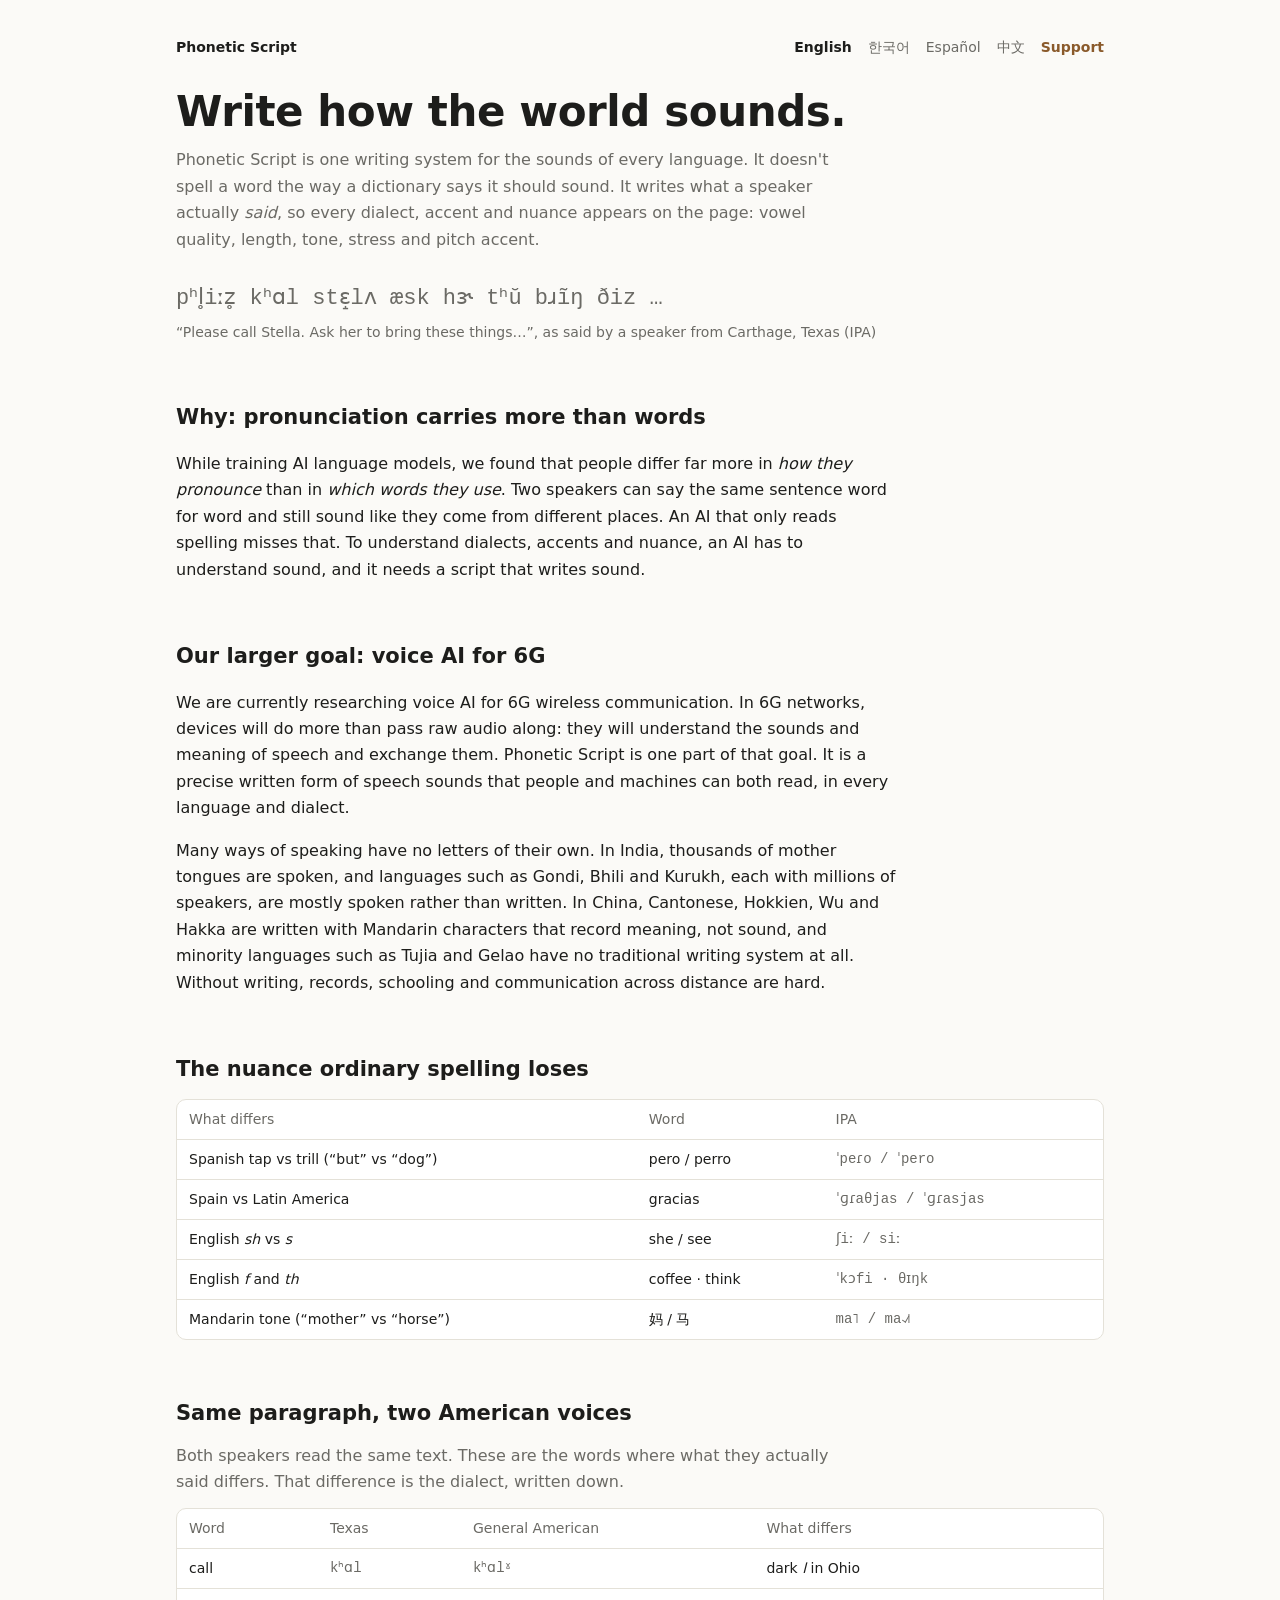
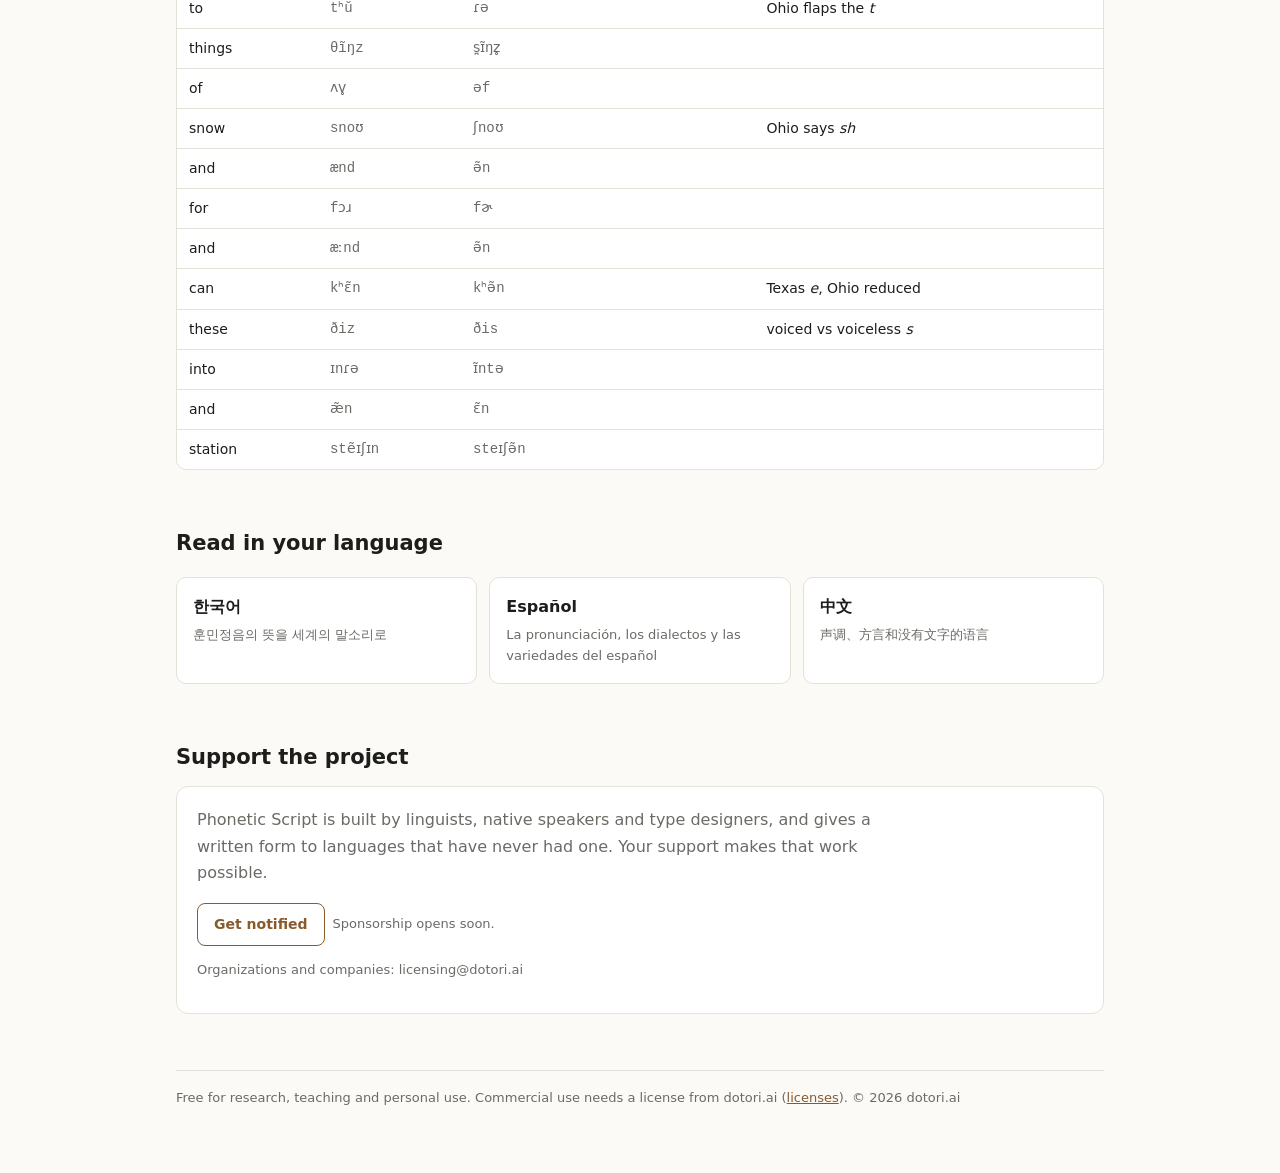
<file: index.html>
<!doctype html>
<html lang="en">
<head>
<meta charset="utf-8">
<meta name="viewport" content="width=device-width, initial-scale=1">
<title>Phonetic Script</title>
<meta name="description" content="One writing system that records how every language and dialect actually sounds.">
<link rel="preconnect" href="https://fonts.googleapis.com"><link rel="preconnect" href="https://fonts.gstatic.com" crossorigin><link href="https://fonts.googleapis.com/css2?family=Noto+Sans+KR:wght@400;700&display=swap" rel="stylesheet">
<link rel="stylesheet" href="assets/site.css">
</head>
<body>
<main>
<nav class="top"><a class="brand" href="">Phonetic Script</a><a href="" hreflang="en" aria-current="page">English</a><a href="ko/" hreflang="ko">한국어</a><a href="es/" hreflang="es">Español</a><a href="zh/" hreflang="zh">中文</a><a class="nav-support" href="#support">Support</a></nav>

<h1>Write how the world sounds.</h1>
<p class="lede">Phonetic Script is one writing system for the sounds of every language. It doesn't spell a word the way a dictionary says it should sound. It writes what a speaker actually <i>said</i>, so every dialect, accent and nuance appears on the page: vowel quality, length, tone, stress and pitch accent.</p>
<div class="hero mono">pʰl̥iːz̥ kʰɑl stɛ̝lʌ æsk hɝ tʰŭ bɹĩŋ ðiz …</div>
<p class="caption">“Please call Stella. Ask her to bring these things…”, as said by a speaker from Carthage, Texas (IPA)</p>

<h2>Why: pronunciation carries more than words</h2>
<p>While training AI language models, we found that people differ far more in <i>how they pronounce</i> than in <i>which words they use</i>. Two speakers can say the same sentence word for word and still sound like they come from different places. An AI that only reads spelling misses that. To understand dialects, accents and nuance, an AI has to understand sound, and it needs a script that writes sound.</p>
<h2>Our larger goal: voice AI for 6G</h2>
<p>We are currently researching voice AI for 6G wireless communication. In 6G networks, devices will do more than pass raw audio along: they will understand the sounds and meaning of speech and exchange them. Phonetic Script is one part of that goal. It is a precise written form of speech sounds that people and machines can both read, in every language and dialect.</p>
<p>Many ways of speaking have no letters of their own. In India, thousands of mother tongues are spoken, and languages such as Gondi, Bhili and Kurukh, each with millions of speakers, are mostly spoken rather than written. In China, Cantonese, Hokkien, Wu and Hakka are written with Mandarin characters that record meaning, not sound, and minority languages such as Tujia and Gelao have no traditional writing system at all. Without writing, records, schooling and communication across distance are hard.</p>

<h2>The nuance ordinary spelling loses</h2>
<div class="table-wrap"><table><thead><tr><th>What differs</th><th>Word</th><th>IPA</th></tr></thead><tbody><tr><td>Spanish tap vs trill (“but” vs “dog”)</td><td>pero / perro</td><td class="mono">ˈpeɾo / ˈpero</td></tr><tr><td>Spain vs Latin America</td><td>gracias</td><td class="mono">ˈɡɾaθjas / ˈɡɾasjas</td></tr><tr><td>English <i>sh</i> vs <i>s</i></td><td>she / see</td><td class="mono">ʃiː / siː</td></tr><tr><td>English <i>f</i> and <i>th</i></td><td>coffee · think</td><td class="mono">ˈkɔfi · θɪŋk</td></tr><tr><td>Mandarin tone (“mother” vs “horse”)</td><td>妈 / 马</td><td class="mono">ma˥ / ma˨˩˦</td></tr></tbody></table></div>

<h2>Same paragraph, two American voices</h2>
<p class="lede">Both speakers read the same text. These are the words where what they actually said differs. That difference is the dialect, written down.</p>
<div class="table-wrap"><table><thead><tr><th>Word</th><th>Texas</th><th>General American</th><th>What differs</th></tr></thead><tbody><tr><td>call</td><td class="mono">kʰɑl</td><td class="mono">kʰɑlˠ</td><td>dark <i>l</i> in Ohio</td></tr><tr><td>to</td><td class="mono">tʰŭ</td><td class="mono">ɾə</td><td>Ohio flaps the <i>t</i></td></tr><tr><td>things</td><td class="mono">θĩŋz</td><td class="mono">s̪ɪ̃ŋz̥</td><td></td></tr><tr><td>of</td><td class="mono">ʌv̥</td><td class="mono">əf</td><td></td></tr><tr><td>snow</td><td class="mono">snoʊ</td><td class="mono">ʃnoʊ</td><td>Ohio says <i>sh</i></td></tr><tr><td>and</td><td class="mono">ænd</td><td class="mono">ə̃n</td><td></td></tr><tr><td>for</td><td class="mono">fɔɹ</td><td class="mono">fɚ</td><td></td></tr><tr><td>and</td><td class="mono">æːnd</td><td class="mono">ə̃n</td><td></td></tr><tr><td>can</td><td class="mono">kʰɛ̃n</td><td class="mono">kʰə̃n</td><td>Texas <i>e</i>, Ohio reduced</td></tr><tr><td>these</td><td class="mono">ðiz</td><td class="mono">ðis</td><td>voiced vs voiceless <i>s</i></td></tr><tr><td>into</td><td class="mono">ɪnɾə</td><td class="mono">ɪ̃ntə</td><td></td></tr><tr><td>and</td><td class="mono">æ̃n</td><td class="mono">ɛ̃n</td><td></td></tr><tr><td>station</td><td class="mono">stẽɪʃɪn</td><td class="mono">steɪʃə̃n</td><td></td></tr></tbody></table></div>

<h2>Read in your language</h2>
<div class="grid">
<a class="card" href="ko/"><h3>한국어</h3><p>훈민정음의 뜻을 세계의 말소리로</p></a>
<a class="card" href="es/"><h3>Español</h3><p>La pronunciación, los dialectos y las variedades del español</p></a>
<a class="card" href="zh/"><h3>中文</h3><p>声调、方言和没有文字的语言</p></a>
</div>

<h2 id="support">Support the project</h2>
<div class="support">
<p class="lede">Phonetic Script is built by linguists, native speakers and type designers, and gives a written form to languages that have never had one. Your support makes that work possible.</p>
<div class="buttons" data-support-links="en"></div>
<p class="note">Organizations and companies: licensing@dotori.ai</p>
</div>

<footer>Free for research, teaching and personal use. Commercial use needs a license from dotori.ai (<a href="https://github.com/dotori-ai/Phonetic-Script/blob/main/LICENSES.md">licenses</a>). © 2026 dotori.ai</footer>
</main>
<script src="assets/site.js"></script>
</body>
</html>
</file>
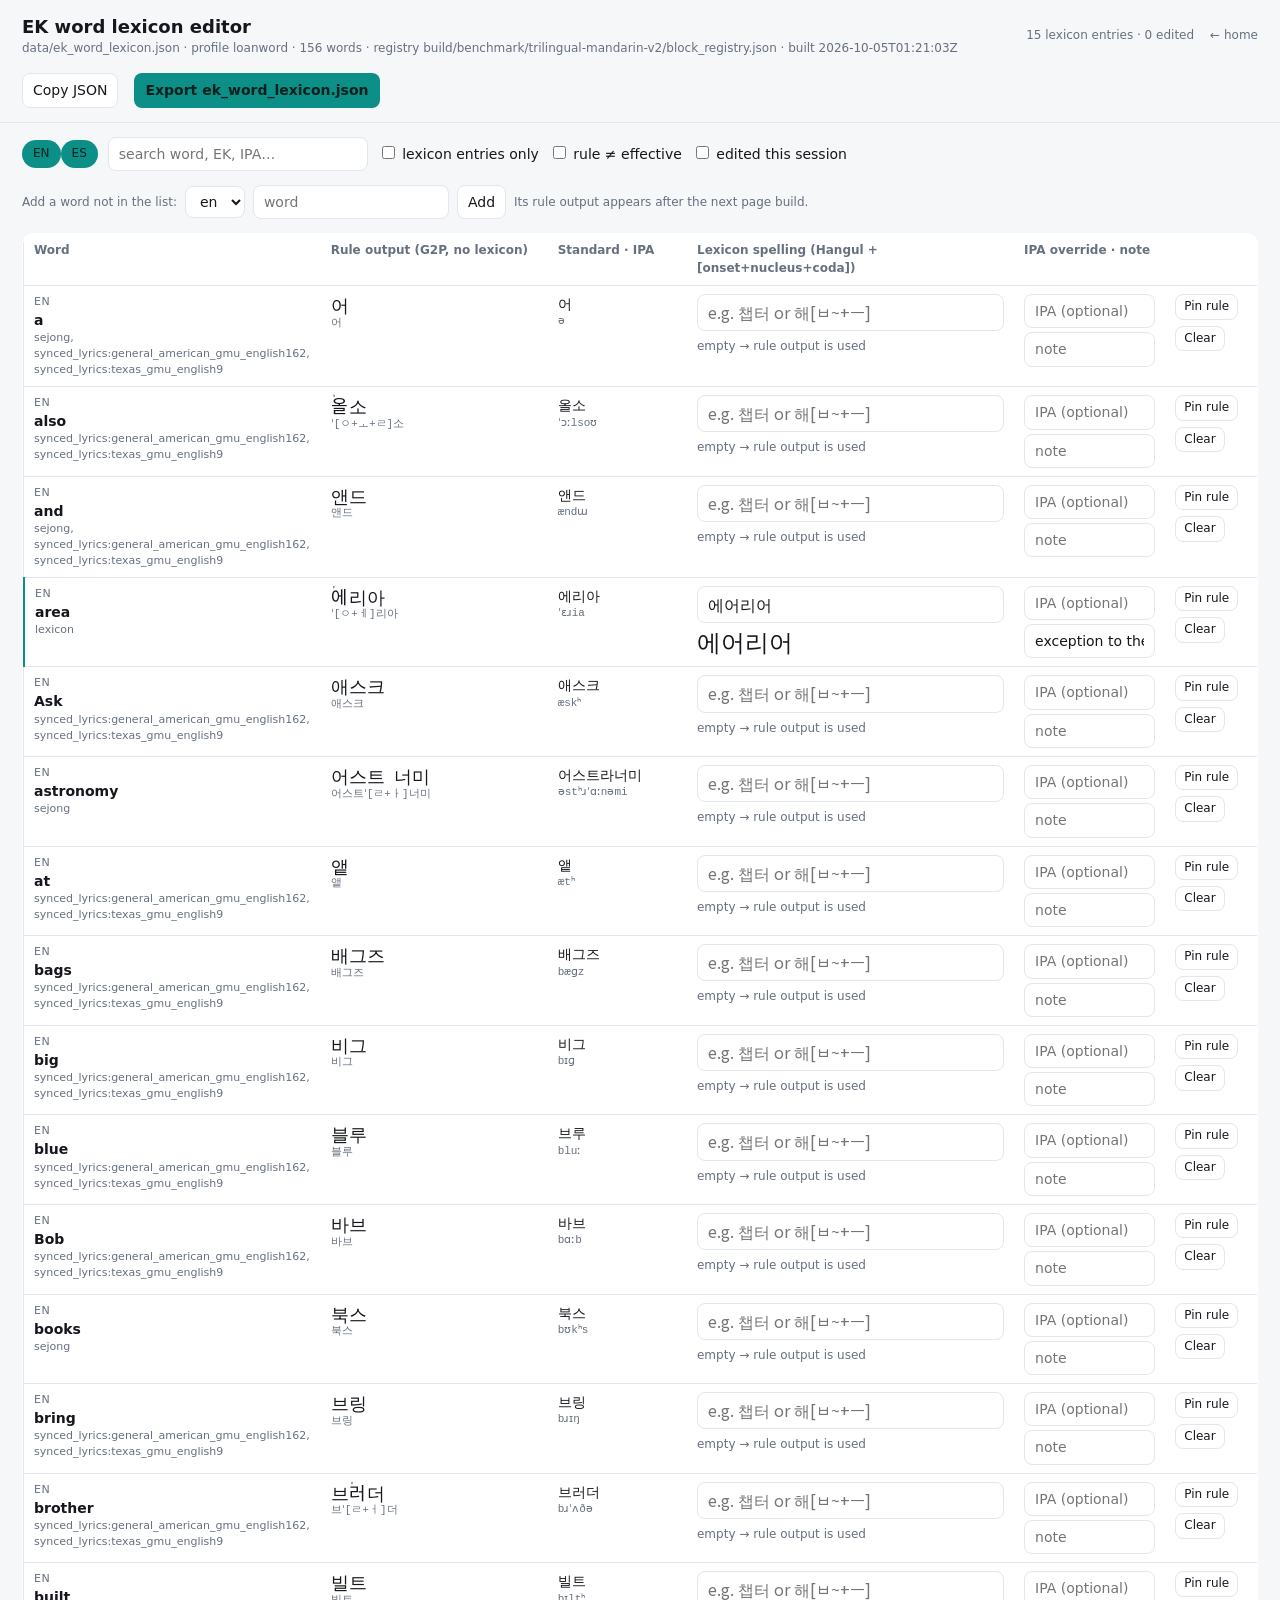
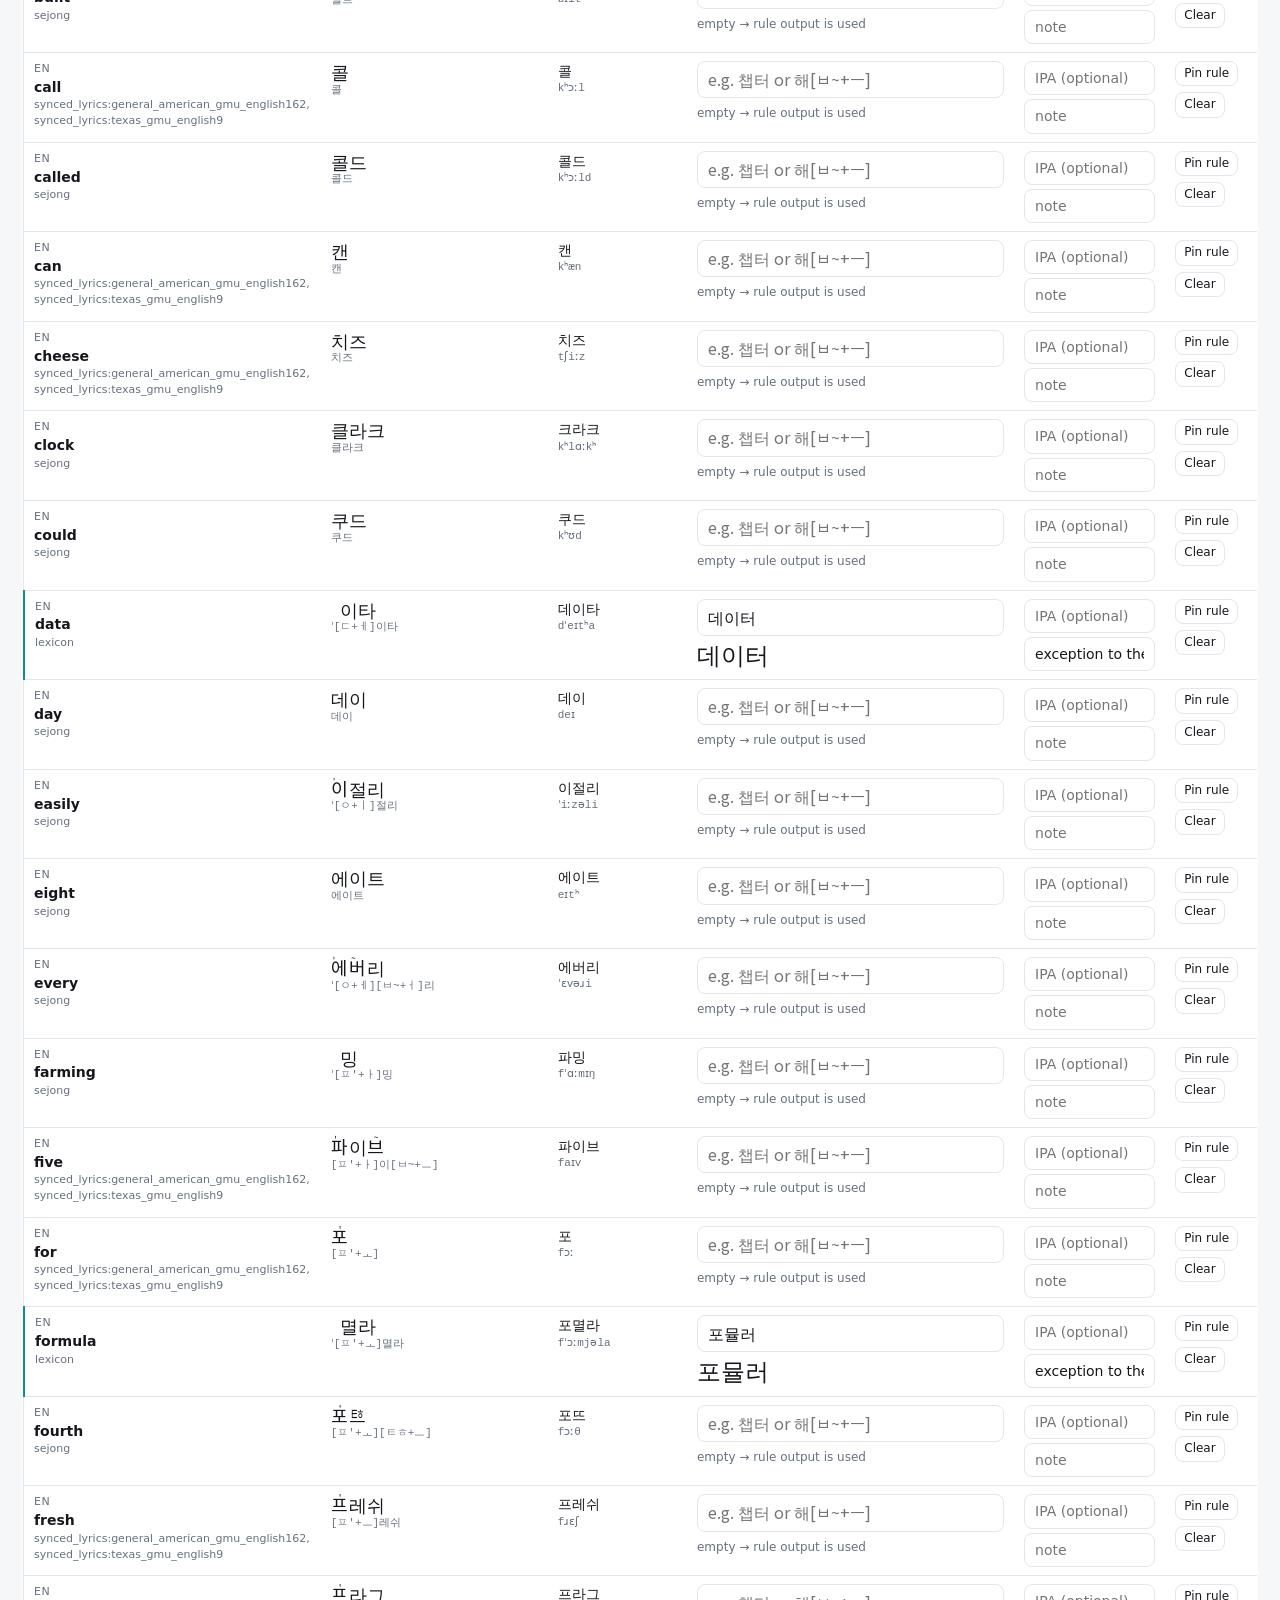
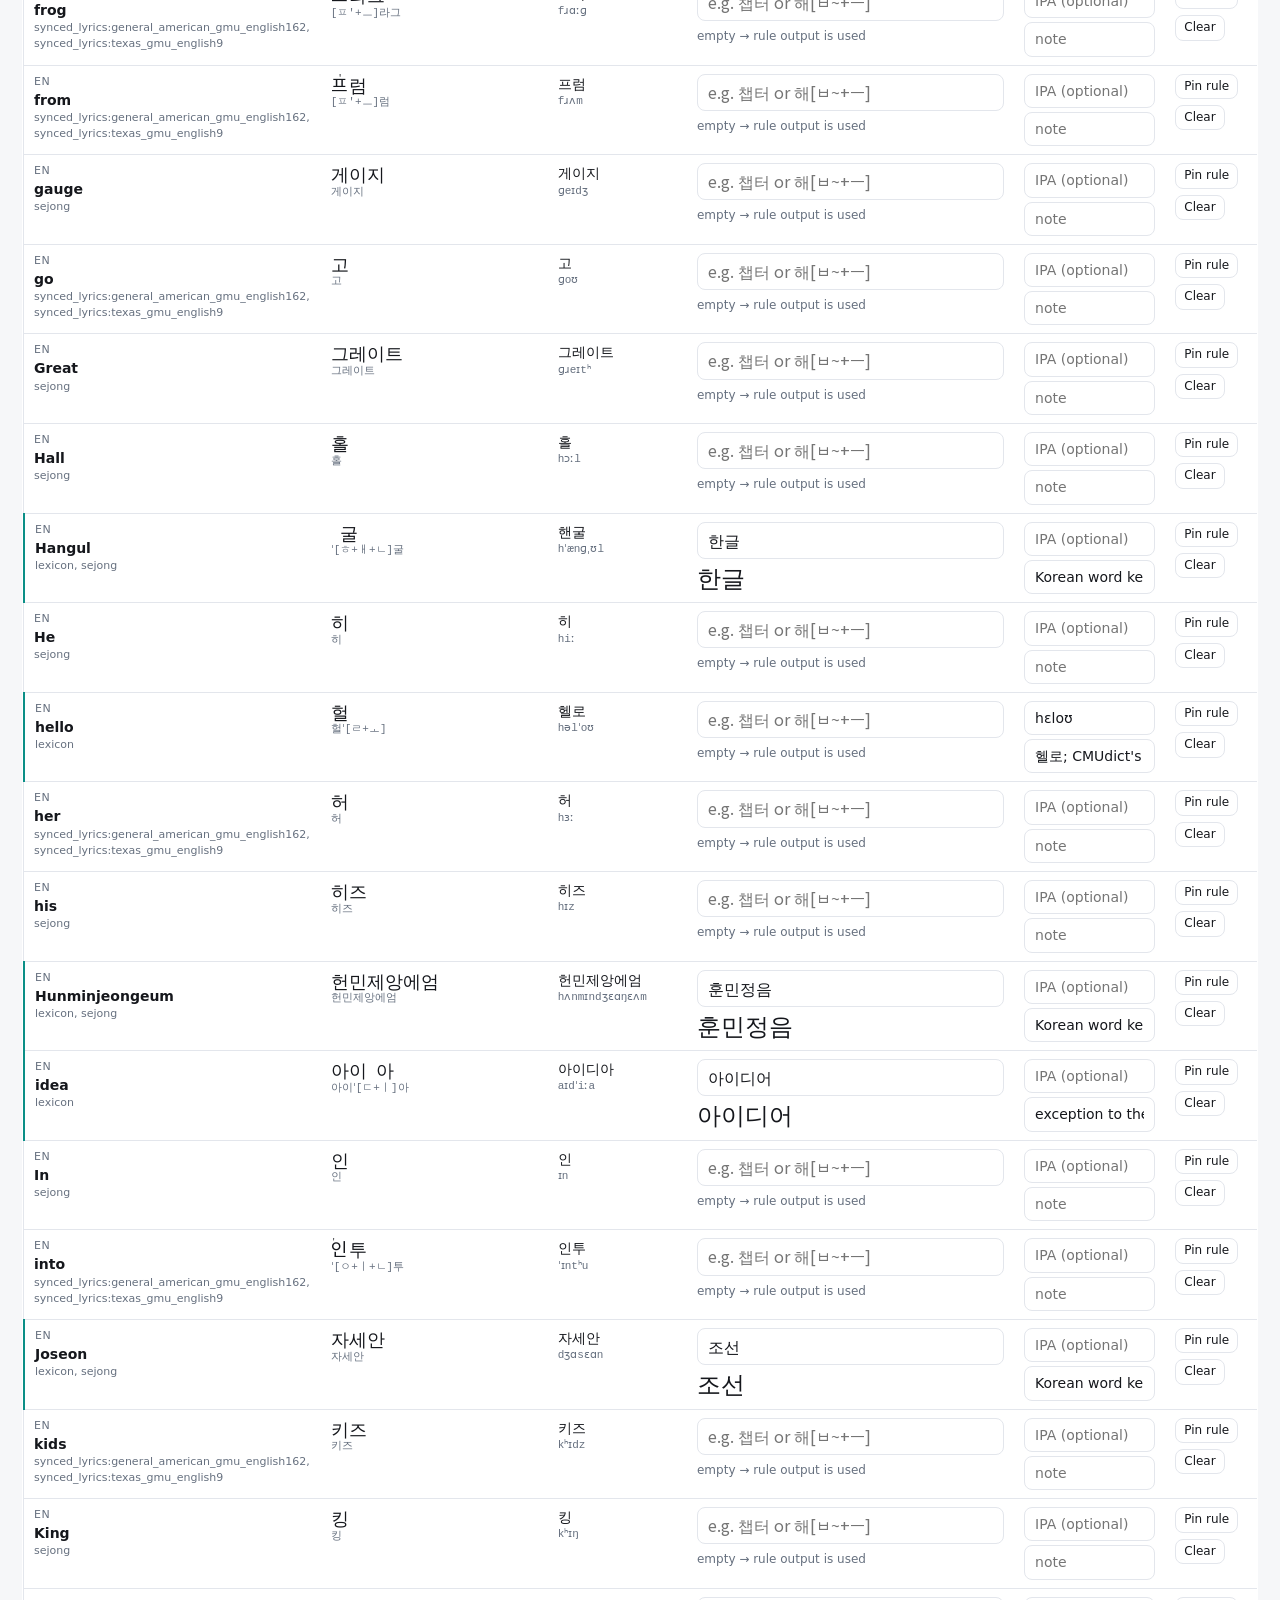
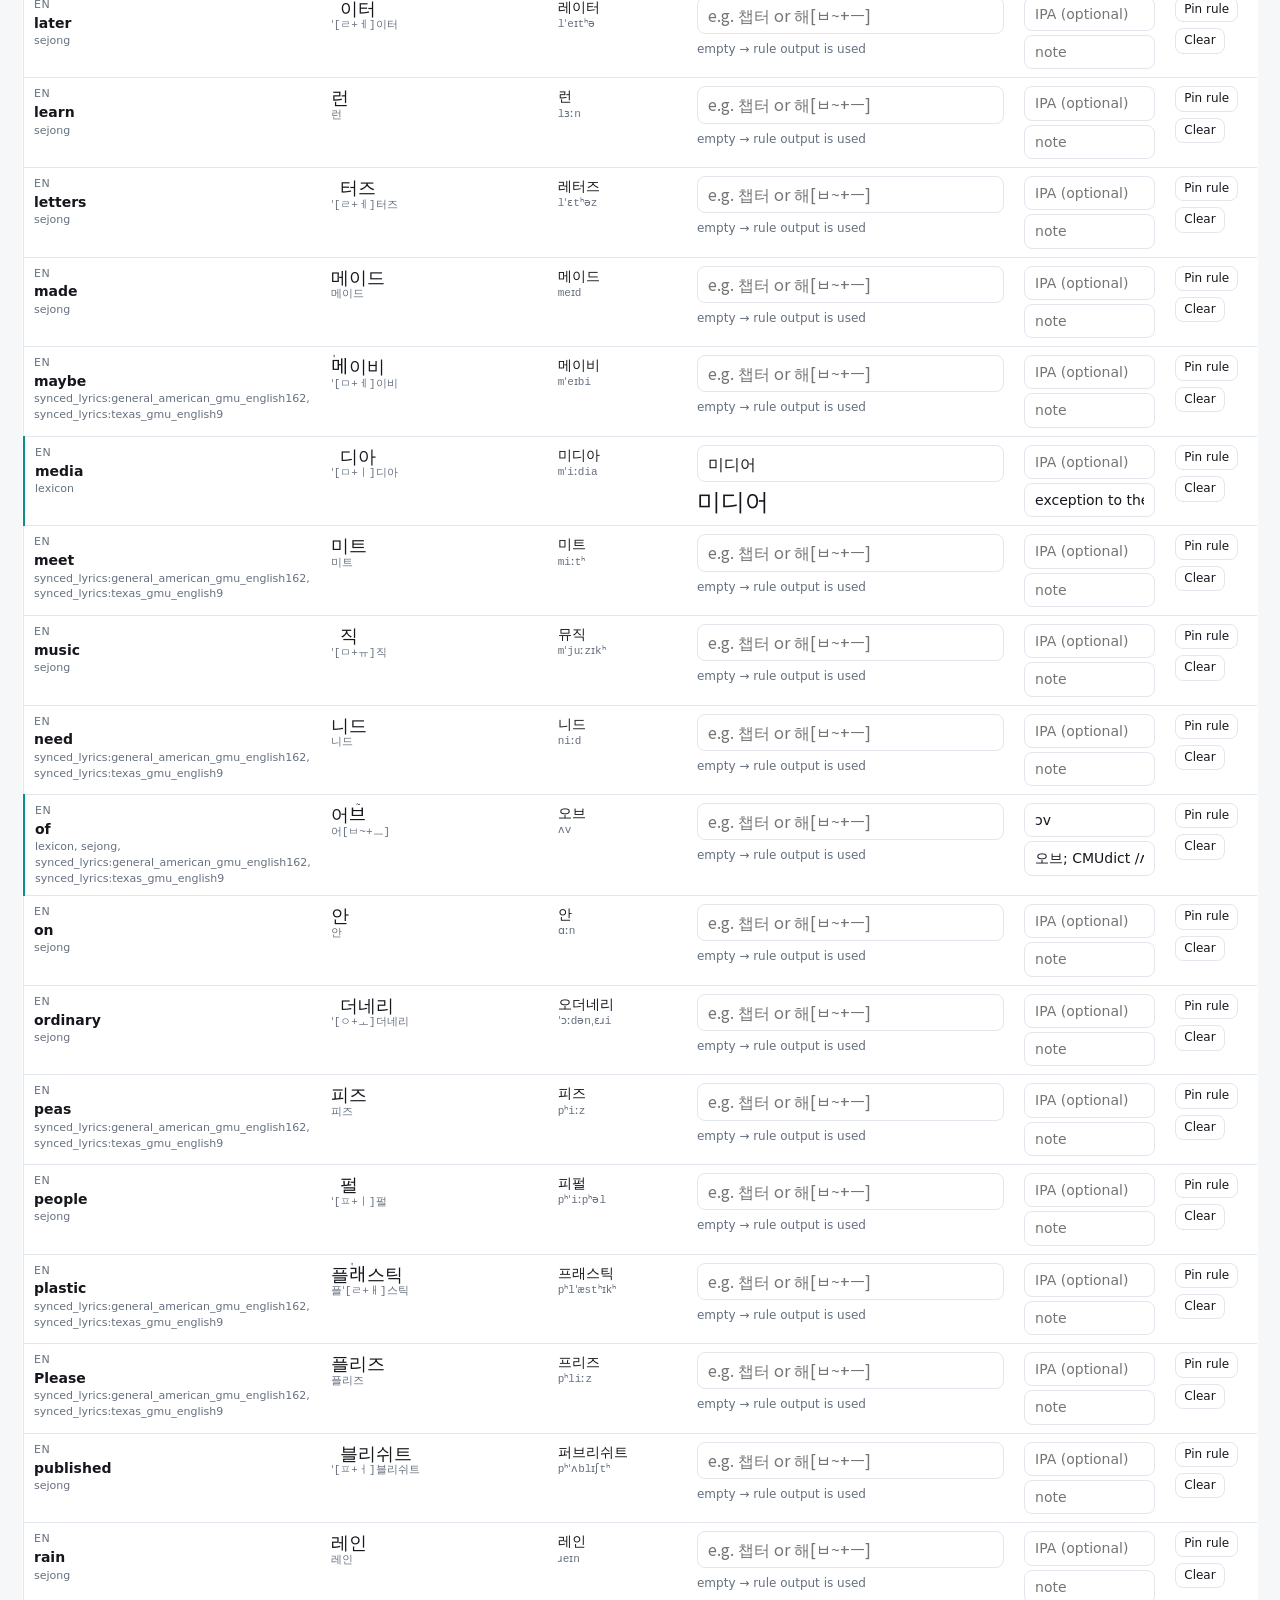
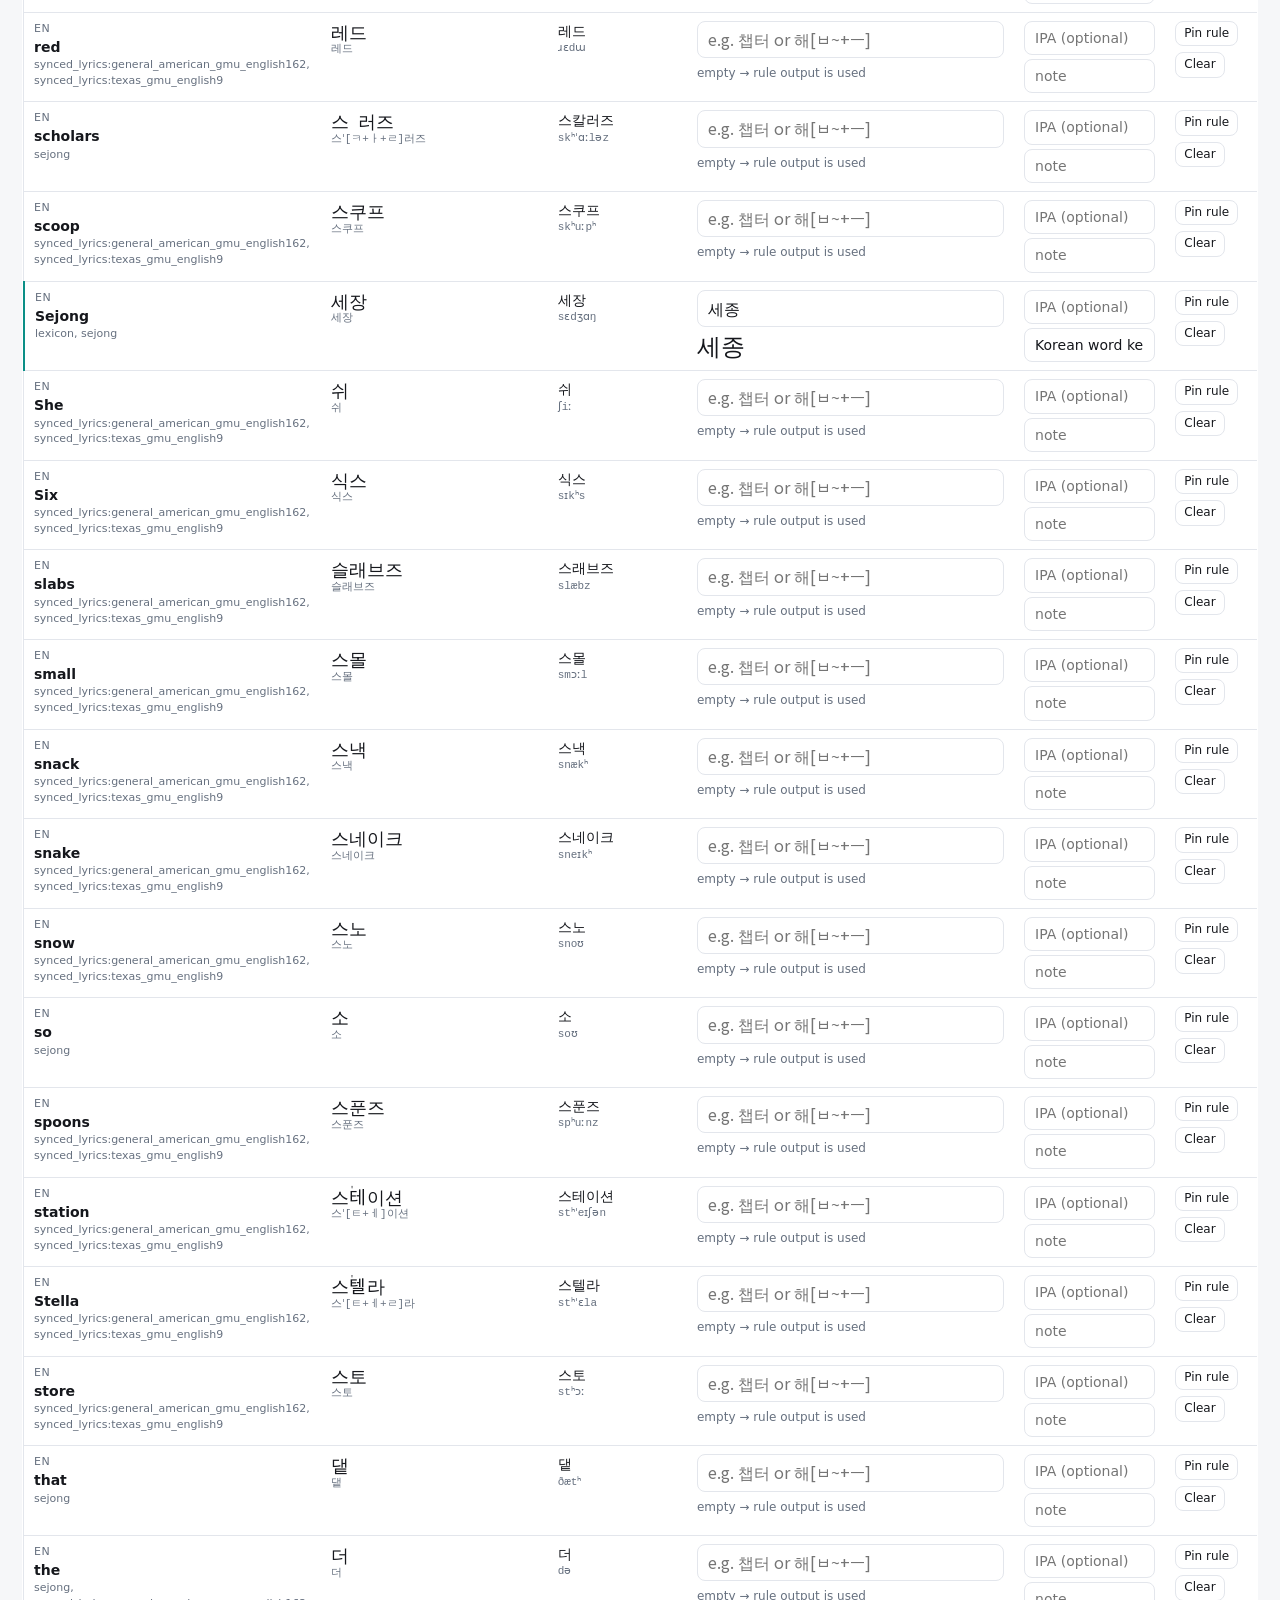
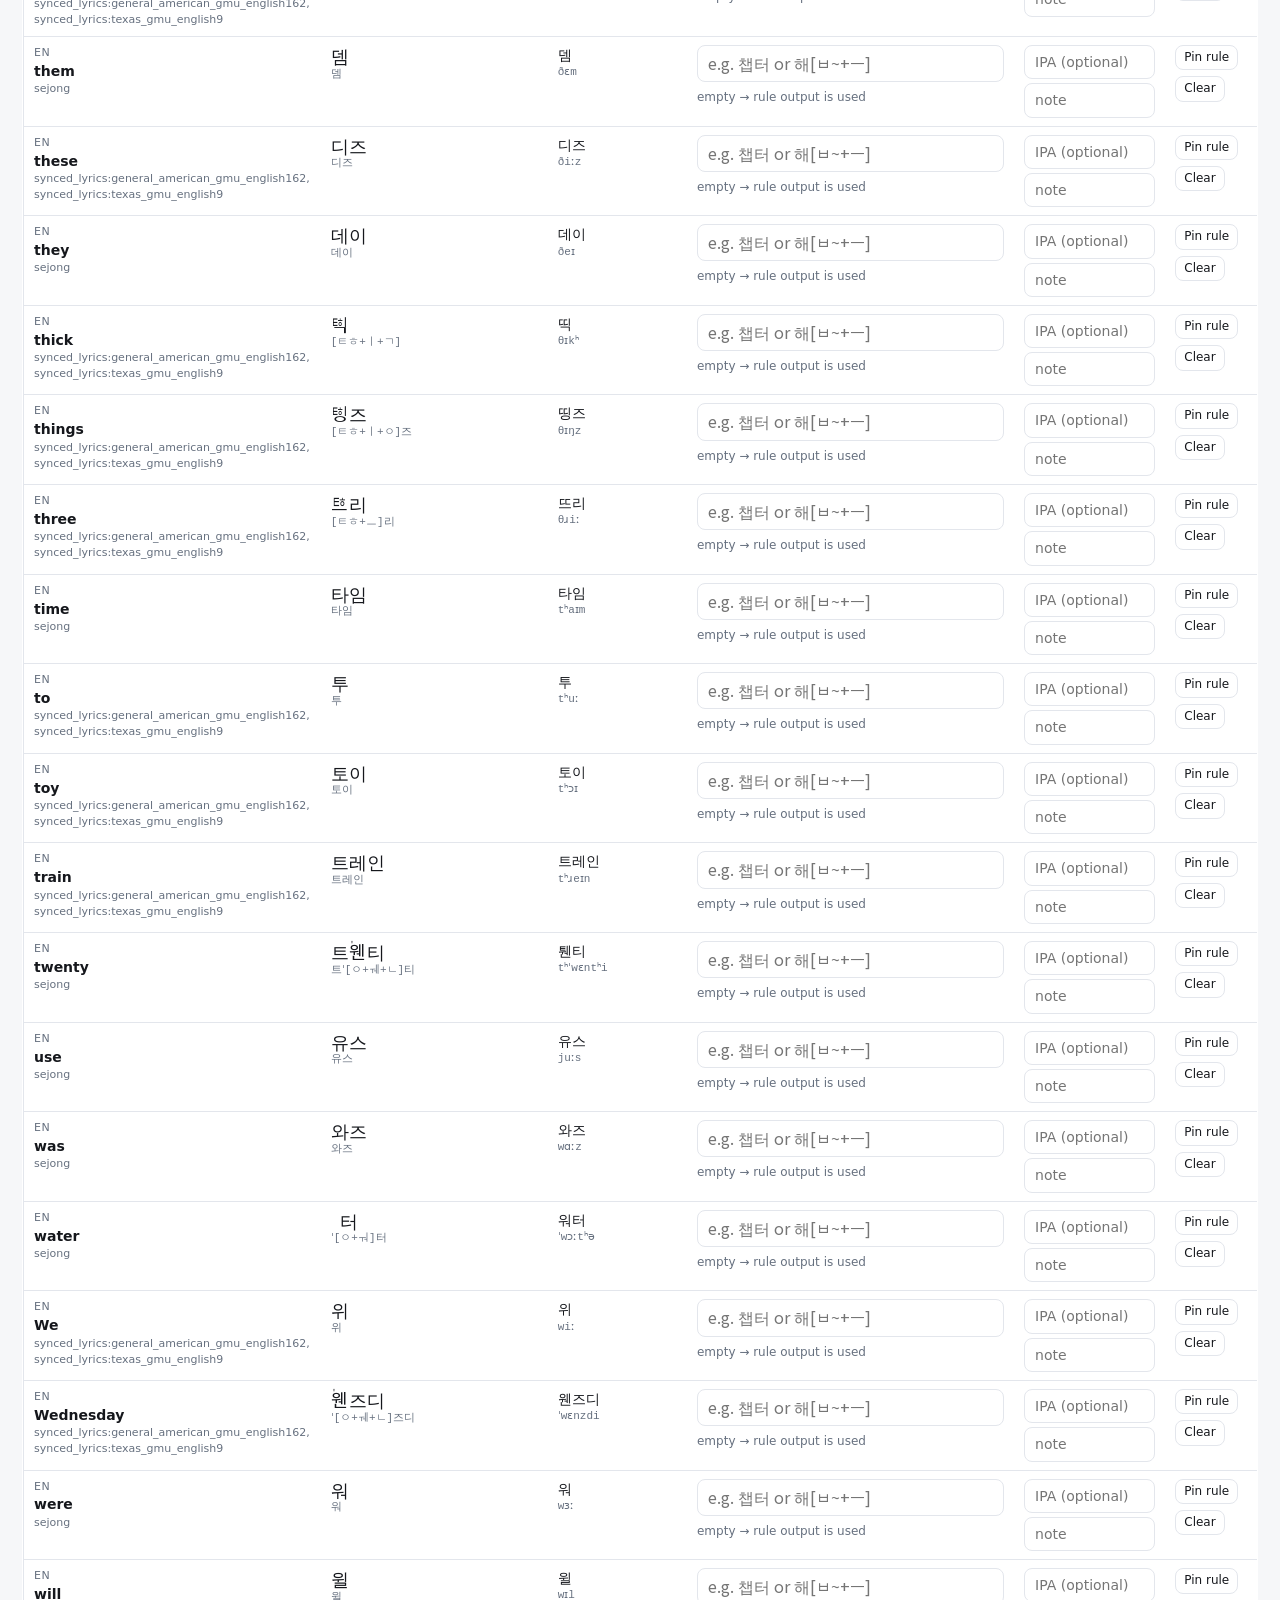
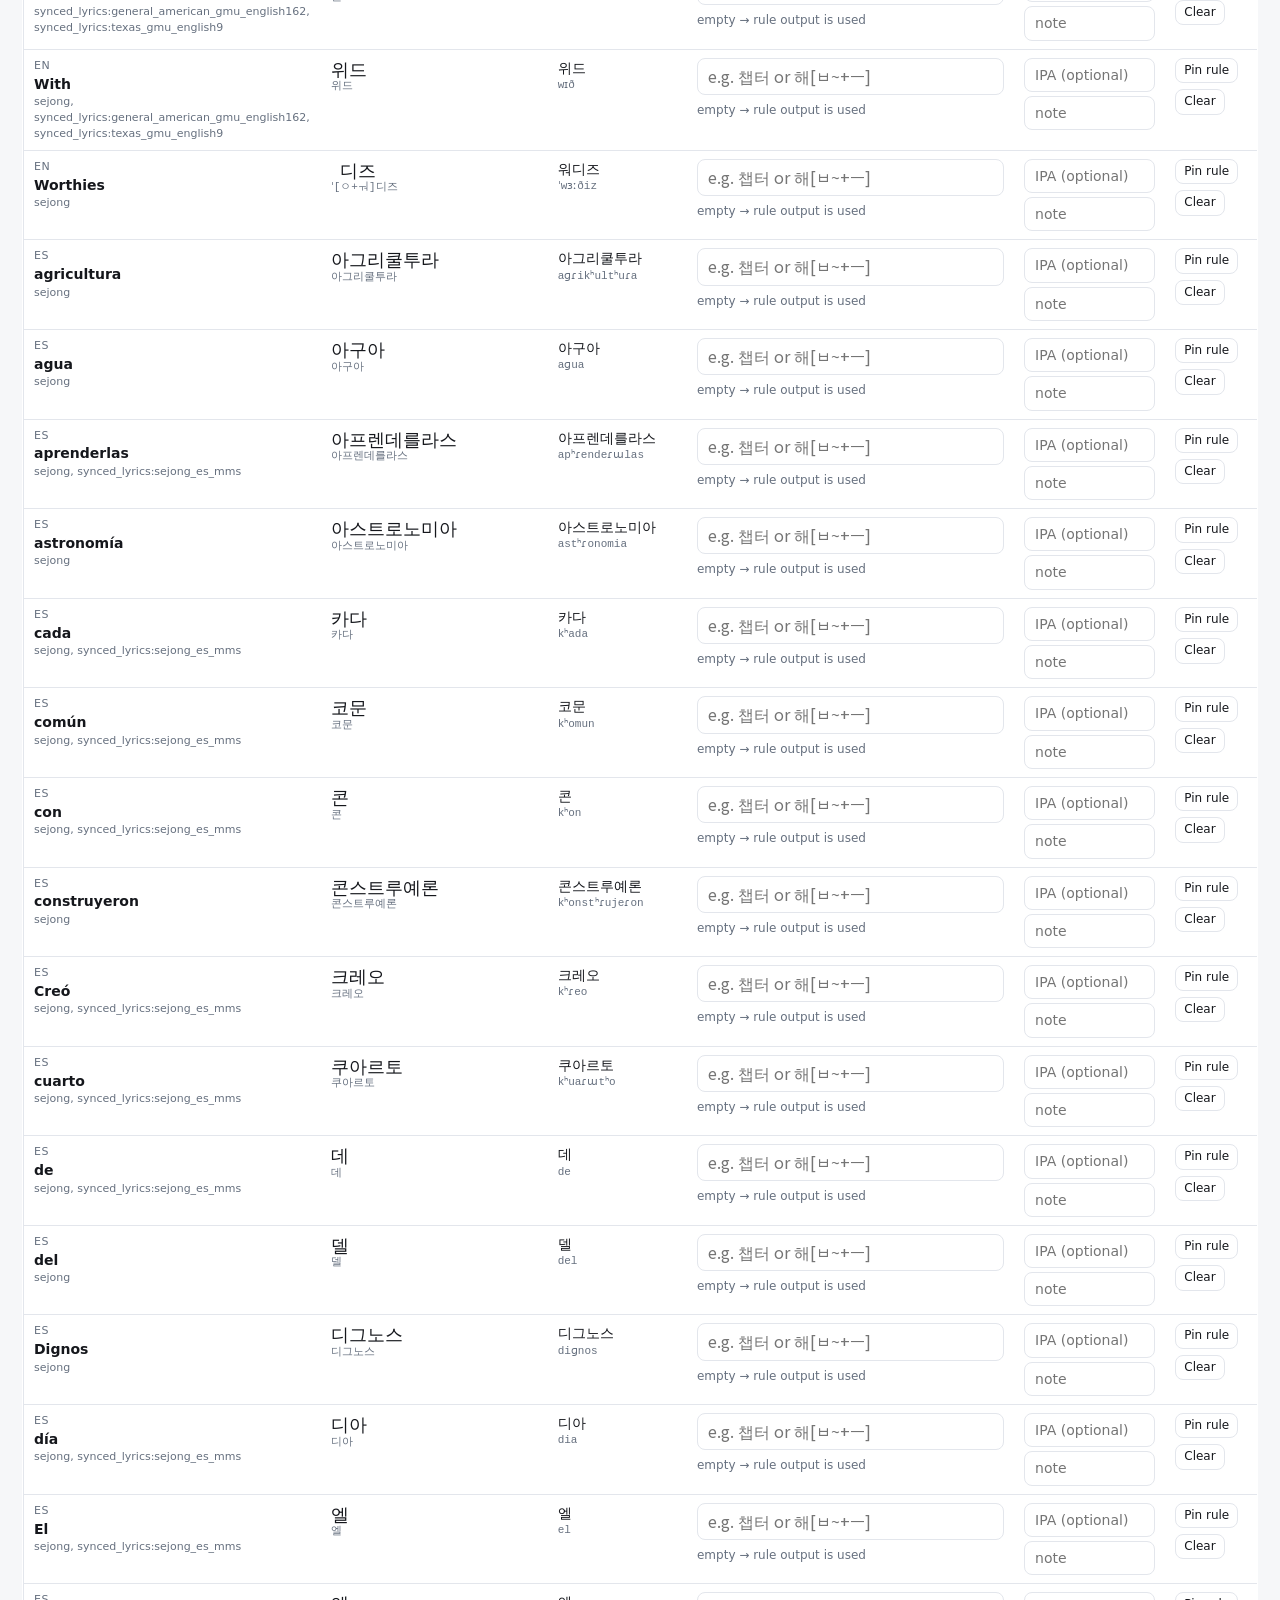
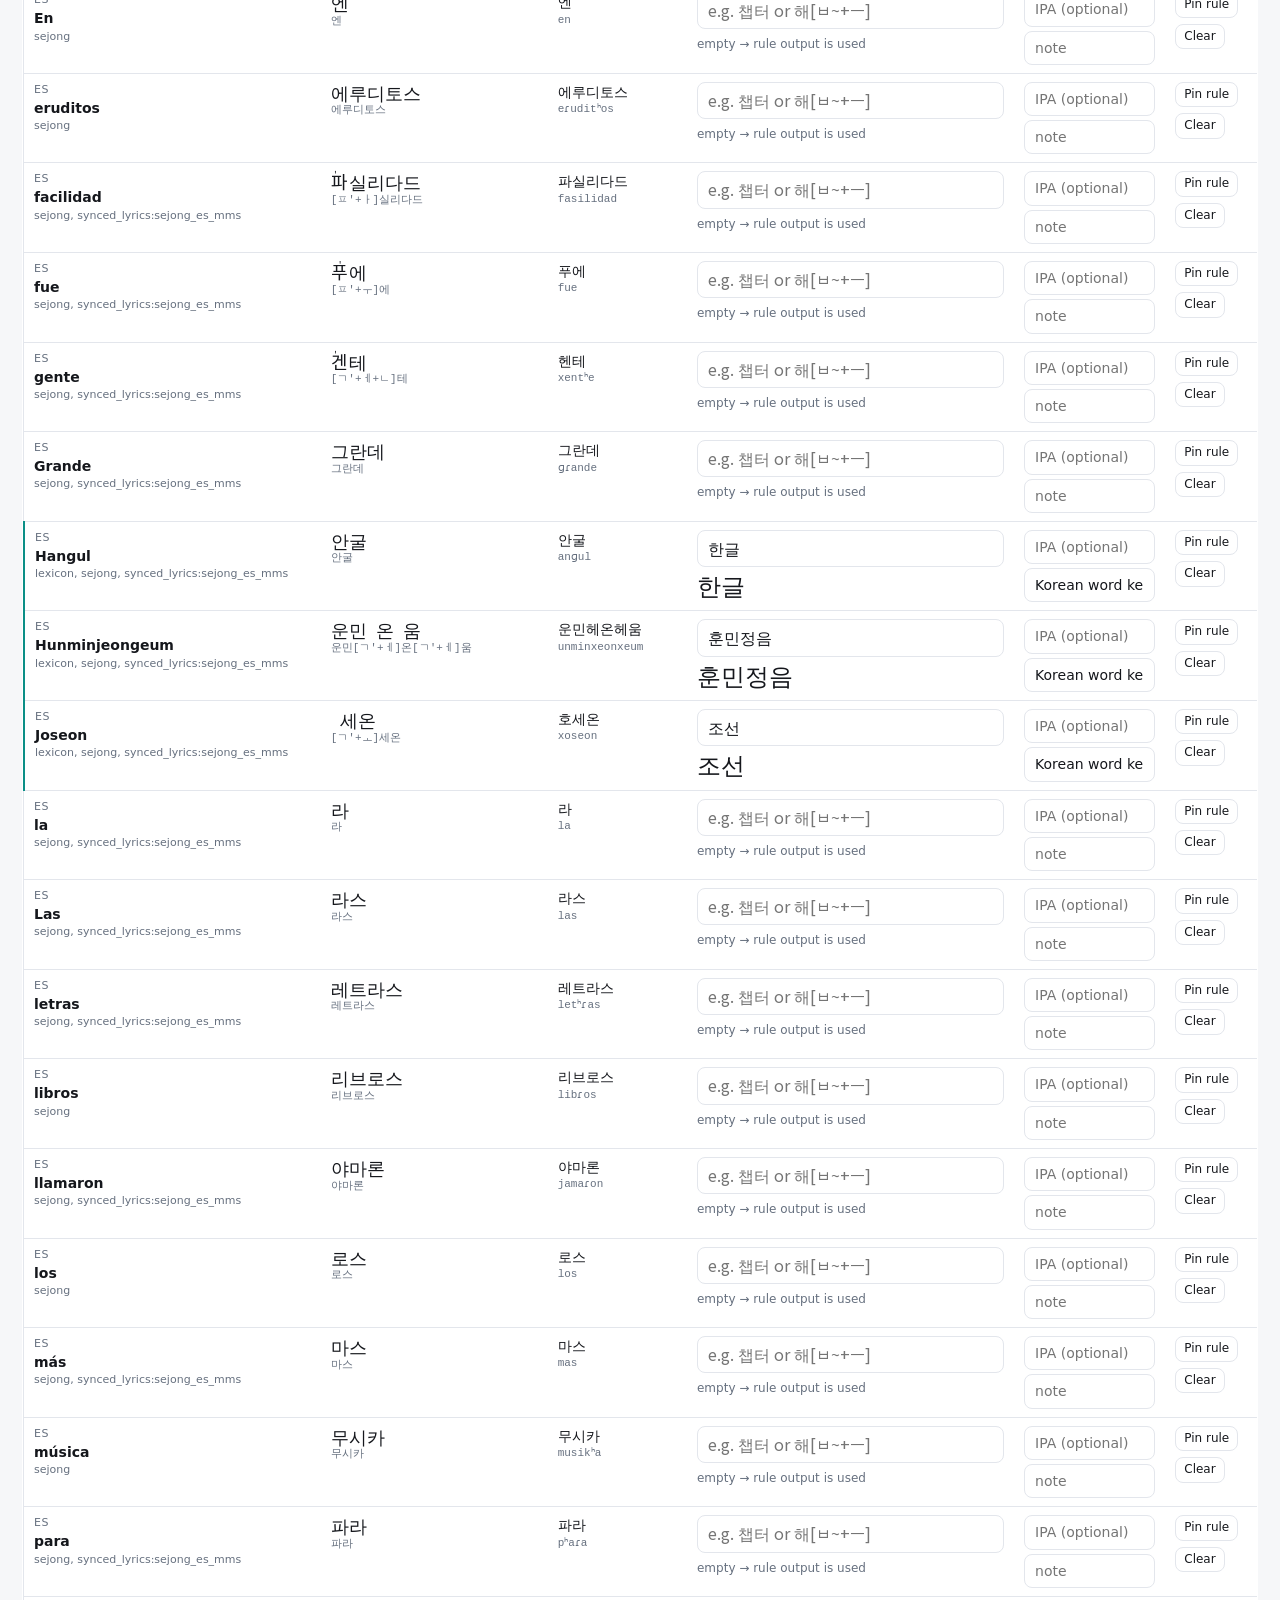
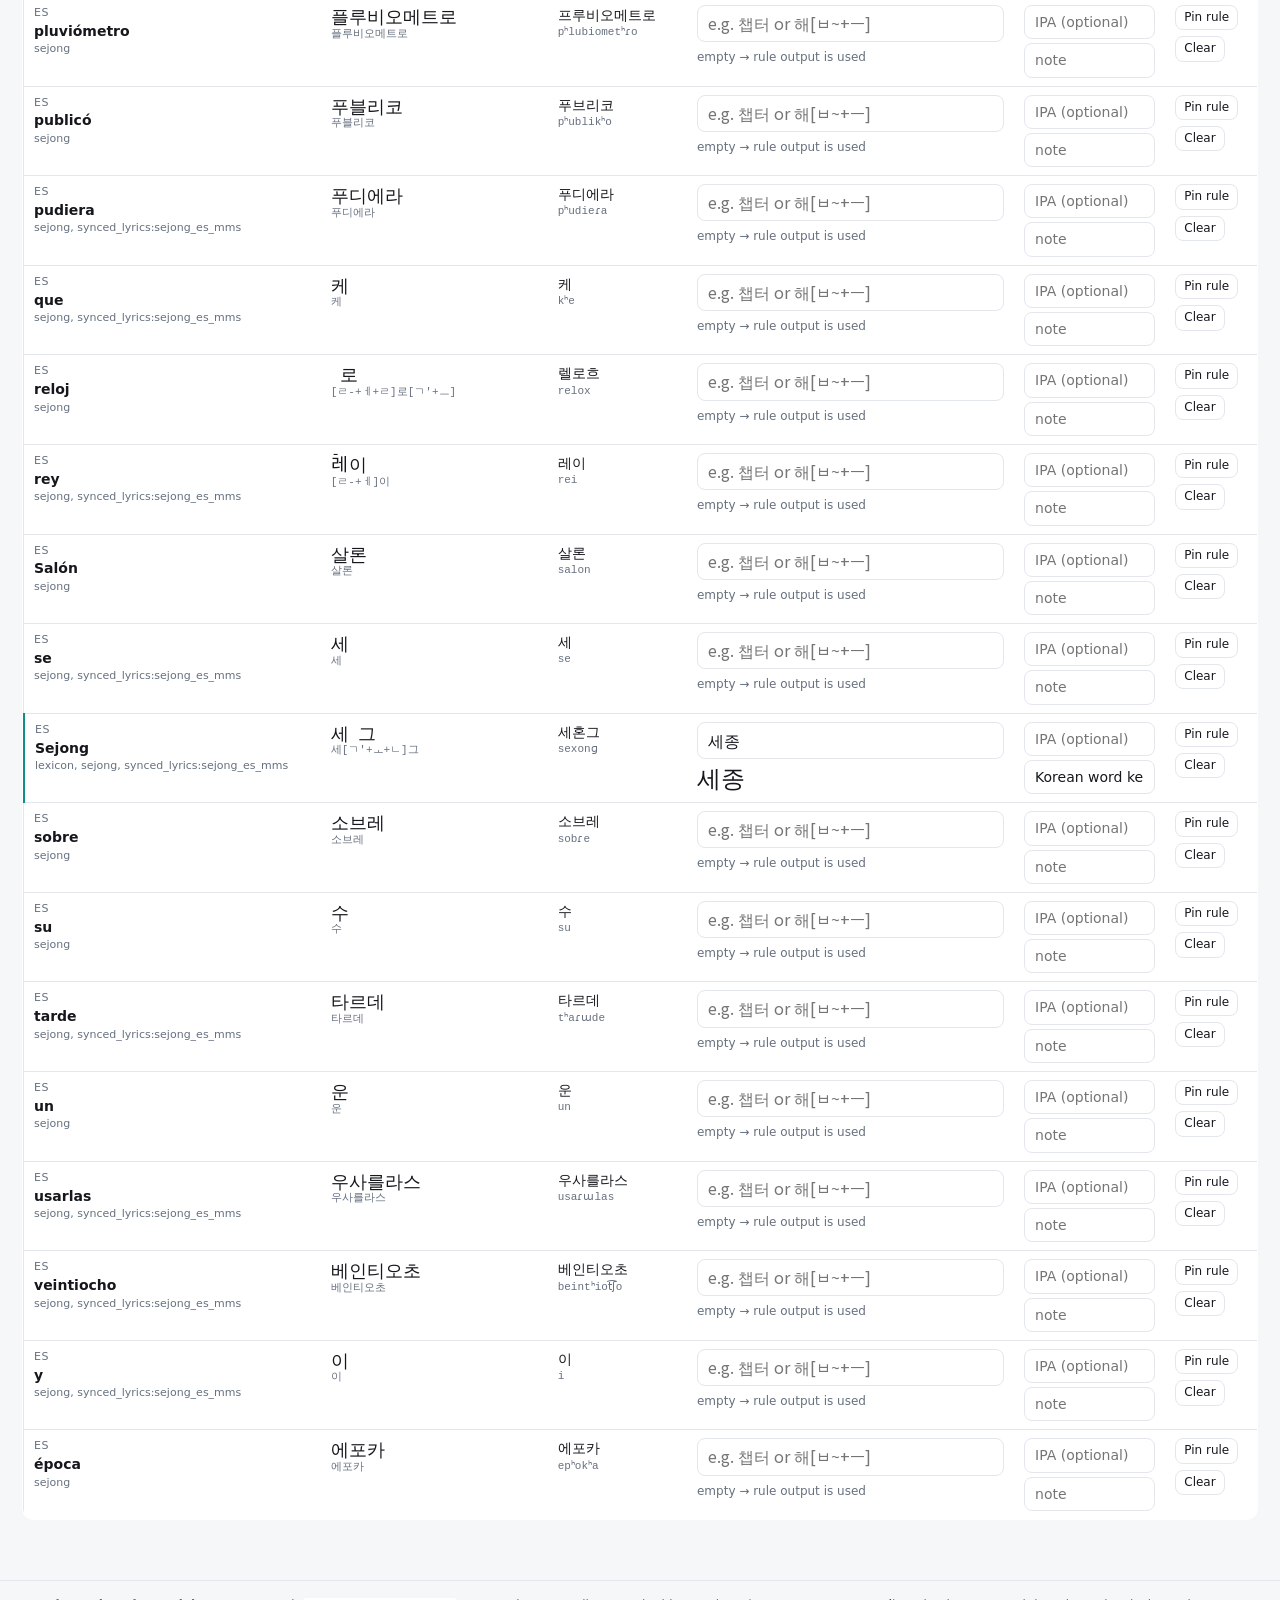
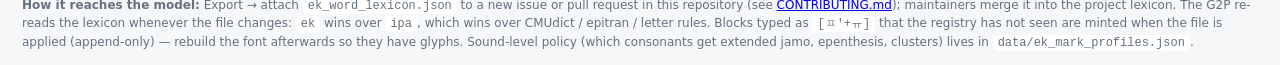
<file: editor/index.html>
<!doctype html>
<html lang="en">
<head>
<meta charset="utf-8">
<meta name="viewport" content="width=device-width, initial-scale=1">
<title>EK word lexicon editor</title>
<style>
  :root {
    --bg:#0f1115; --card:#171a21; --ink:#e8e8ec; --muted:#8a90a0; --rule:#2a2f3a;
    --accent:#5ad1c8; --warn:#f0b35a; --bad:#f06a6a; --ok:#7ad07a; --edit:#2c3a4a;
  }
  @media (prefers-color-scheme: light) {
    :root { --bg:#f6f7f9; --card:#fff; --ink:#15171c; --muted:#66707f; --rule:#e3e6ec;
            --accent:#0b8f87; --warn:#a86a00; --bad:#c23b3b; --ok:#2e8b3a; --edit:#e8f2ff; }
  }
  * { box-sizing: border-box; }
  body { margin:0; background:var(--bg); color:var(--ink);
         font: 14px/1.45 -apple-system, "Apple SD Gothic Neo", "Noto Sans KR", system-ui, sans-serif; }
  header { display:flex; align-items:center; gap:16px; padding:14px 22px; border-bottom:1px solid var(--rule);
           position:sticky; top:0; background:var(--bg); z-index:5; flex-wrap:wrap; }
  h1 { margin:0; font-size:18px; }
  .sub { color:var(--muted); font-size:12px; }
  .spacer { flex:1; }
  button, select, input[type=text] { font:inherit; color:var(--ink); background:var(--card); border:1px solid var(--rule);
           border-radius:8px; padding:6px 10px; }
  button { cursor:pointer; }
  button.primary { background:var(--accent); color:#04201e; border-color:transparent; font-weight:600; }
  button:disabled { opacity:.5; cursor:default; }
  .chip { border-radius:999px; padding:4px 10px; font-size:12px; }
  .chip.on { background:var(--accent); color:#04201e; border-color:transparent; }
  main { padding: 14px 22px 60px; }
  .toolbar { display:flex; gap:10px; align-items:center; flex-wrap:wrap; margin-bottom:12px; }
  .toolbar input[type=text] { min-width:260px; }
  table { width:100%; border-collapse:collapse; background:var(--card); border:1px solid var(--rule); border-radius:12px; overflow:hidden; }
  th, td { padding:8px 10px; border-bottom:1px solid var(--rule); vertical-align:top; text-align:left; }
  th { color:var(--muted); font-weight:600; font-size:12px; background:var(--card); }
  tr.overridden td:first-child { border-left:3px solid var(--accent); }
  tr.dirty td:first-child { border-left:3px solid var(--warn); }
  .ek { font-family:"EK Sans Block","Apple SD Gothic Neo","Noto Sans KR",sans-serif; font-size:24px; line-height:1.2; }
  .ek.small { font-size:18px; }
  .notation { color:var(--muted); font-size:11px; font-family:ui-monospace, Menlo, monospace; }
  .lang { font-size:11px; color:var(--muted); text-transform:uppercase; letter-spacing:.06em; }
  .word { font-weight:600; }
  .src { color:var(--muted); font-size:11px; }
  input.ekin, input.ipain, input.notein { width:100%; font-size:14px; }
  input.ekin { font-family:"EK Sans Block","Apple SD Gothic Neo","Noto Sans KR",ui-monospace,monospace; font-size:16px; }
  .preview { margin-top:4px; min-height:30px; }
  .tag { display:inline-block; font-size:10px; padding:1px 6px; border-radius:6px; border:1px solid var(--rule); color:var(--muted); margin-right:4px; }
  .tag.new { color:var(--warn); border-color:var(--warn); }
  .tag.same { color:var(--ok); border-color:var(--ok); }
  .tag.err { color:var(--bad); border-color:var(--bad); }
  .row-tools { display:flex; gap:6px; flex-wrap:wrap; }
  .row-tools button { padding:3px 8px; font-size:12px; }
  .add { display:flex; gap:8px; align-items:center; margin:14px 0; flex-wrap:wrap; }
  footer { color:var(--muted); font-size:12px; padding:16px 22px; border-top:1px solid var(--rule); }
  code { font-family: ui-monospace, Menlo, monospace; font-size:12px; background:var(--card); padding:1px 5px; border-radius:4px; }
  #toast { position:fixed; bottom:18px; left:50%; transform:translateX(-50%); background:var(--card); border:1px solid var(--rule);
           padding:8px 14px; border-radius:10px; opacity:0; transition:opacity .2s; pointer-events:none; }
  #toast.show { opacity:1; }
  .hint { color:var(--muted); font-size:12px; }
</style>
</head>
<body>
<header>
  <div>
    <h1>EK word lexicon editor</h1>
    <div class="sub" id="meta"></div>
  </div>
  <span class="spacer"></span>
  <span class="hint" id="counts"></span>
  <a href="../index.html" class="hint" style="text-decoration:none" title="Phonetic Script home">← home</a>
  <button id="copyBtn">Copy JSON</button>
  <button class="primary" id="exportBtn">Export ek_word_lexicon.json</button>
</header>
<main>
  <div class="toolbar">
    <span id="langChips"></span>
    <input type="text" id="search" placeholder="search word, EK, IPA…">
    <label><input type="checkbox" id="onlyOverridden"> lexicon entries only</label>
    <label><input type="checkbox" id="onlyDiff"> rule ≠ effective</label>
    <label><input type="checkbox" id="onlyDirty"> edited this session</label>
  </div>
  <div class="add">
    <span class="hint">Add a word not in the list:</span>
    <select id="addLang"></select>
    <input type="text" id="addWord" placeholder="word">
    <button id="addBtn">Add</button>
    <span class="hint">Its rule output appears after the next page build.</span>
  </div>
  <table>
    <thead><tr>
      <th style="width:14%">Word</th>
      <th style="width:22%">Rule output <span class="hint">(G2P, no lexicon)</span></th>
      <th style="width:12%">Standard · IPA</th>
      <th style="width:30%">Lexicon spelling <span class="hint">(Hangul + [onset+nucleus+coda])</span></th>
      <th style="width:14%">IPA override · note</th>
      <th style="width:8%"></th>
    </tr></thead>
    <tbody id="rows"></tbody>
  </table>
</main>
<footer>
  <b>How it reaches the model:</b> Export → attach <code>ek_word_lexicon.json</code> to a new issue or pull request in this repository (see <a href="https://github.com/dotori-ai/Phonetic-Script/blob/main/CONTRIBUTING.md">CONTRIBUTING.md</a>); maintainers merge it into the project lexicon.
  The G2P re-reads the lexicon whenever the file changes: <code>ek</code> wins over <code>ipa</code>, which wins over
  CMUdict / epitran / letter rules. Blocks typed as <code>[ㅍ'+ㅠ]</code> that the registry has not seen are minted
  when the file is applied (append-only) — rebuild the font afterwards so they have glyphs.
  Sound-level policy (which consonants get extended jamo, epenthesis, clusters) lives in
  <code>data/ek_mark_profiles.json</code>.
</footer>
<div id="toast"></div>
<script type="application/json" id="lexiconData">{"format": "EK-lexicon-editor-v1", "generated": "2026-10-05T01:21:03Z", "lexicon_path": "data/ek_word_lexicon.json", "mark_profile": "loanword", "block_registry": "build/benchmark/trilingual-mandarin-v2/block_registry.json", "languages": ["en", "es"], "lexicon": {"format": "EK-word-lexicon-v1", "description": "Per-language word spellings for Extended Korean. 'ek' is the final spelling (standard Hangul + [onset+nucleus+coda] blocks); 'ipa' is an IPA override that still goes through the mapper and mark profile. 'ek' wins over 'ipa' wins over rules. Edited by the lexicon editor page.", "updated": "2026-10-05T01:21:03Z", "languages": {"en": {"area": {"ek": "에어리어", "note": "exception to the final -a → 아 convention", "source": "seed"}, "data": {"ek": "데이터", "note": "exception to the final -a → 아 convention (스텔라, 카메라)", "source": "seed"}, "formula": {"ek": "포뮬러", "note": "exception to the final -a → 아 convention", "source": "seed"}, "Hangul": {"ek": "한글", "note": "Korean word keeps its Korean spelling", "source": "seed"}, "hello": {"ipa": "hɛloʊ", "note": "헬로; CMUdict's first variant reads 헐로", "source": "seed"}, "Hunminjeongeum": {"ek": "훈민정음", "note": "Korean word keeps its Korean spelling", "source": "seed"}, "idea": {"ek": "아이디어", "note": "exception to the final -a → 아 convention", "source": "seed"}, "Joseon": {"ek": "조선", "note": "Korean word keeps its Korean spelling", "source": "seed"}, "media": {"ek": "미디어", "note": "exception to the final -a → 아 convention", "source": "seed"}, "of": {"ipa": "ɔv", "note": "오브; CMUdict /ʌv/ would read 어브", "source": "seed"}, "Sejong": {"ek": "세종", "note": "Korean word keeps its Korean spelling", "source": "seed"}}, "es": {"Hangul": {"ek": "한글", "note": "Korean word keeps its Korean spelling", "source": "seed"}, "Hunminjeongeum": {"ek": "훈민정음", "note": "Korean word keeps its Korean spelling", "source": "seed"}, "Joseon": {"ek": "조선", "note": "Korean word keeps its Korean spelling", "source": "seed"}, "Sejong": {"ek": "세종", "note": "Korean word keeps its Korean spelling", "source": "seed"}}}}, "rows": [{"lang": "en", "word": "a", "rule_ek": "어", "rule_notation": "어", "effective_ek": "어", "effective_notation": "어", "hangul": "어", "ipa": "ə", "entry": null, "sources": ["sejong", "synced_lyrics:general_american_gmu_english162", "synced_lyrics:texas_gmu_english9"]}, {"lang": "en", "word": "also", "rule_ek": "󱇋소", "rule_notation": "ˈ[ㅇ+ㅗ+ㄹ]소", "effective_ek": "󱇋소", "effective_notation": "ˈ[ㅇ+ㅗ+ㄹ]소", "hangul": "올소", "ipa": "ˈɔːlsoʊ", "entry": null, "sources": ["synced_lyrics:general_american_gmu_english162", "synced_lyrics:texas_gmu_english9"]}, {"lang": "en", "word": "and", "rule_ek": "앤드", "rule_notation": "앤드", "effective_ek": "앤드", "effective_notation": "앤드", "hangul": "앤드", "ipa": "ændɯ", "entry": null, "sources": ["sejong", "synced_lyrics:general_american_gmu_english162", "synced_lyrics:texas_gmu_english9"]}, {"lang": "en", "word": "area", "rule_ek": "󱆿리아", "rule_notation": "ˈ[ㅇ+ㅔ]리아", "effective_ek": "에어리어", "effective_notation": "에어리어", "hangul": "에리아", "ipa": "ˈɛɹia", "entry": {"ek": "에어리어", "note": "exception to the final -a → 아 convention", "source": "seed", "word": "area"}, "sources": ["lexicon"]}, {"lang": "en", "word": "Ask", "rule_ek": "애스크", "rule_notation": "애스크", "effective_ek": "애스크", "effective_notation": "애스크", "hangul": "애스크", "ipa": "æskʰ", "entry": null, "sources": ["synced_lyrics:general_american_gmu_english162", "synced_lyrics:texas_gmu_english9"]}, {"lang": "en", "word": "astronomy", "rule_ek": "어스트󱇞너미", "rule_notation": "어스트ˈ[ㄹ+ㅏ]너미", "effective_ek": "어스트󱇞너미", "effective_notation": "어스트ˈ[ㄹ+ㅏ]너미", "hangul": "어스트라너미", "ipa": "əstʰɹˈɑːnəmi", "entry": null, "sources": ["sejong"]}, {"lang": "en", "word": "at", "rule_ek": "앹", "rule_notation": "앹", "effective_ek": "앹", "effective_notation": "앹", "hangul": "앹", "ipa": "ætʰ", "entry": null, "sources": ["synced_lyrics:general_american_gmu_english162", "synced_lyrics:texas_gmu_english9"]}, {"lang": "en", "word": "bags", "rule_ek": "배그즈", "rule_notation": "배그즈", "effective_ek": "배그즈", "effective_notation": "배그즈", "hangul": "배그즈", "ipa": "bæɡz", "entry": null, "sources": ["synced_lyrics:general_american_gmu_english162", "synced_lyrics:texas_gmu_english9"]}, {"lang": "en", "word": "big", "rule_ek": "비그", "rule_notation": "비그", "effective_ek": "비그", "effective_notation": "비그", "hangul": "비그", "ipa": "bɪɡ", "entry": null, "sources": ["synced_lyrics:general_american_gmu_english162", "synced_lyrics:texas_gmu_english9"]}, {"lang": "en", "word": "blue", "rule_ek": "블루", "rule_notation": "블루", "effective_ek": "블루", "effective_notation": "블루", "hangul": "브루", "ipa": "bluː", "entry": null, "sources": ["synced_lyrics:general_american_gmu_english162", "synced_lyrics:texas_gmu_english9"]}, {"lang": "en", "word": "Bob", "rule_ek": "바브", "rule_notation": "바브", "effective_ek": "바브", "effective_notation": "바브", "hangul": "바브", "ipa": "bɑːb", "entry": null, "sources": ["synced_lyrics:general_american_gmu_english162", "synced_lyrics:texas_gmu_english9"]}, {"lang": "en", "word": "books", "rule_ek": "북스", "rule_notation": "북스", "effective_ek": "북스", "effective_notation": "북스", "hangul": "북스", "ipa": "bʊkʰs", "entry": null, "sources": ["sejong"]}, {"lang": "en", "word": "bring", "rule_ek": "브링", "rule_notation": "브링", "effective_ek": "브링", "effective_notation": "브링", "hangul": "브링", "ipa": "bɹɪŋ", "entry": null, "sources": ["synced_lyrics:general_american_gmu_english162", "synced_lyrics:texas_gmu_english9"]}, {"lang": "en", "word": "brother", "rule_ek": "브󱇊더", "rule_notation": "브ˈ[ㄹ+ㅓ]더", "effective_ek": "브󱇊더", "effective_notation": "브ˈ[ㄹ+ㅓ]더", "hangul": "브러더", "ipa": "bɹˈʌðə", "entry": null, "sources": ["synced_lyrics:general_american_gmu_english162", "synced_lyrics:texas_gmu_english9"]}, {"lang": "en", "word": "built", "rule_ek": "빌트", "rule_notation": "빌트", "effective_ek": "빌트", "effective_notation": "빌트", "hangul": "빌트", "ipa": "bɪltʰ", "entry": null, "sources": ["sejong"]}, {"lang": "en", "word": "call", "rule_ek": "콜", "rule_notation": "콜", "effective_ek": "콜", "effective_notation": "콜", "hangul": "콜", "ipa": "kʰɔːl", "entry": null, "sources": ["synced_lyrics:general_american_gmu_english162", "synced_lyrics:texas_gmu_english9"]}, {"lang": "en", "word": "called", "rule_ek": "콜드", "rule_notation": "콜드", "effective_ek": "콜드", "effective_notation": "콜드", "hangul": "콜드", "ipa": "kʰɔːld", "entry": null, "sources": ["sejong"]}, {"lang": "en", "word": "can", "rule_ek": "캔", "rule_notation": "캔", "effective_ek": "캔", "effective_notation": "캔", "hangul": "캔", "ipa": "kʰæn", "entry": null, "sources": ["synced_lyrics:general_american_gmu_english162", "synced_lyrics:texas_gmu_english9"]}, {"lang": "en", "word": "cheese", "rule_ek": "치즈", "rule_notation": "치즈", "effective_ek": "치즈", "effective_notation": "치즈", "hangul": "치즈", "ipa": "tʃiːz", "entry": null, "sources": ["synced_lyrics:general_american_gmu_english162", "synced_lyrics:texas_gmu_english9"]}, {"lang": "en", "word": "clock", "rule_ek": "클라크", "rule_notation": "클라크", "effective_ek": "클라크", "effective_notation": "클라크", "hangul": "크라크", "ipa": "kʰlɑːkʰ", "entry": null, "sources": ["sejong"]}, {"lang": "en", "word": "could", "rule_ek": "쿠드", "rule_notation": "쿠드", "effective_ek": "쿠드", "effective_notation": "쿠드", "hangul": "쿠드", "ipa": "kʰʊd", "entry": null, "sources": ["sejong"]}, {"lang": "en", "word": "data", "rule_ek": "󱇟이타", "rule_notation": "ˈ[ㄷ+ㅔ]이타", "effective_ek": "데이터", "effective_notation": "데이터", "hangul": "데이타", "ipa": "dˈeɪtʰa", "entry": {"ek": "데이터", "note": "exception to the final -a → 아 convention (스텔라, 카메라)", "source": "seed", "word": "data"}, "sources": ["lexicon"]}, {"lang": "en", "word": "day", "rule_ek": "데이", "rule_notation": "데이", "effective_ek": "데이", "effective_notation": "데이", "hangul": "데이", "ipa": "deɪ", "entry": null, "sources": ["sejong"]}, {"lang": "en", "word": "easily", "rule_ek": "󱇆절리", "rule_notation": "ˈ[ㅇ+ㅣ]절리", "effective_ek": "󱇆절리", "effective_notation": "ˈ[ㅇ+ㅣ]절리", "hangul": "이절리", "ipa": "ˈiːzəli", "entry": null, "sources": ["sejong"]}, {"lang": "en", "word": "eight", "rule_ek": "에이트", "rule_notation": "에이트", "effective_ek": "에이트", "effective_notation": "에이트", "hangul": "에이트", "ipa": "eɪtʰ", "entry": null, "sources": ["sejong"]}, {"lang": "en", "word": "every", "rule_ek": "󱆿󱆠리", "rule_notation": "ˈ[ㅇ+ㅔ][ㅂ~+ㅓ]리", "effective_ek": "󱆿󱆠리", "effective_notation": "ˈ[ㅇ+ㅔ][ㅂ~+ㅓ]리", "hangul": "에버리", "ipa": "ˈɛvəɹi", "entry": null, "sources": ["sejong"]}, {"lang": "en", "word": "farming", "rule_ek": "󱇠밍", "rule_notation": "ˈ[ㅍ'+ㅏ]밍", "effective_ek": "󱇠밍", "effective_notation": "ˈ[ㅍ'+ㅏ]밍", "hangul": "파밍", "ipa": "fˈɑːmɪŋ", "entry": null, "sources": ["sejong"]}, {"lang": "en", "word": "five", "rule_ek": "󰓏이󰓖", "rule_notation": "[ㅍ'+ㅏ]이[ㅂ~+ㅡ]", "effective_ek": "󰓏이󰓖", "effective_notation": "[ㅍ'+ㅏ]이[ㅂ~+ㅡ]", "hangul": "파이브", "ipa": "faɪv", "entry": null, "sources": ["synced_lyrics:general_american_gmu_english162", "synced_lyrics:texas_gmu_english9"]}, {"lang": "en", "word": "for", "rule_ek": "󰕒", "rule_notation": "[ㅍ'+ㅗ]", "effective_ek": "󰕒", "effective_notation": "[ㅍ'+ㅗ]", "hangul": "포", "ipa": "fɔː", "entry": null, "sources": ["synced_lyrics:general_american_gmu_english162", "synced_lyrics:texas_gmu_english9"]}, {"lang": "en", "word": "formula", "rule_ek": "󱇡멸라", "rule_notation": "ˈ[ㅍ'+ㅗ]멸라", "effective_ek": "포뮬러", "effective_notation": "포뮬러", "hangul": "포멸라", "ipa": "fˈɔːmjəla", "entry": {"ek": "포뮬러", "note": "exception to the final -a → 아 convention", "source": "seed", "word": "formula"}, "sources": ["lexicon"]}, {"lang": "en", "word": "fourth", "rule_ek": "󰕒󱆥", "rule_notation": "[ㅍ'+ㅗ][ㅌㅎ+ㅡ]", "effective_ek": "󰕒󱆥", "effective_notation": "[ㅍ'+ㅗ][ㅌㅎ+ㅡ]", "hangul": "포뜨", "ipa": "fɔːθ", "entry": null, "sources": ["sejong"]}, {"lang": "en", "word": "fresh", "rule_ek": "󰒆레쉬", "rule_notation": "[ㅍ'+ㅡ]레쉬", "effective_ek": "󰒆레쉬", "effective_notation": "[ㅍ'+ㅡ]레쉬", "hangul": "프레쉬", "ipa": "fɹɛʃ", "entry": null, "sources": ["synced_lyrics:general_american_gmu_english162", "synced_lyrics:texas_gmu_english9"]}, {"lang": "en", "word": "frog", "rule_ek": "󰒆라그", "rule_notation": "[ㅍ'+ㅡ]라그", "effective_ek": "󰒆라그", "effective_notation": "[ㅍ'+ㅡ]라그", "hangul": "프라그", "ipa": "fɹɑːɡ", "entry": null, "sources": ["synced_lyrics:general_american_gmu_english162", "synced_lyrics:texas_gmu_english9"]}, {"lang": "en", "word": "from", "rule_ek": "󰒆럼", "rule_notation": "[ㅍ'+ㅡ]럼", "effective_ek": "󰒆럼", "effective_notation": "[ㅍ'+ㅡ]럼", "hangul": "프럼", "ipa": "fɹʌm", "entry": null, "sources": ["synced_lyrics:general_american_gmu_english162", "synced_lyrics:texas_gmu_english9"]}, {"lang": "en", "word": "gauge", "rule_ek": "게이지", "rule_notation": "게이지", "effective_ek": "게이지", "effective_notation": "게이지", "hangul": "게이지", "ipa": "ɡeɪdʒ", "entry": null, "sources": ["sejong"]}, {"lang": "en", "word": "go", "rule_ek": "고", "rule_notation": "고", "effective_ek": "고", "effective_notation": "고", "hangul": "고", "ipa": "ɡoʊ", "entry": null, "sources": ["synced_lyrics:general_american_gmu_english162", "synced_lyrics:texas_gmu_english9"]}, {"lang": "en", "word": "Great", "rule_ek": "그레이트", "rule_notation": "그레이트", "effective_ek": "그레이트", "effective_notation": "그레이트", "hangul": "그레이트", "ipa": "ɡɹeɪtʰ", "entry": null, "sources": ["sejong"]}, {"lang": "en", "word": "Hall", "rule_ek": "홀", "rule_notation": "홀", "effective_ek": "홀", "effective_notation": "홀", "hangul": "홀", "ipa": "hɔːl", "entry": null, "sources": ["sejong"]}, {"lang": "en", "word": "Hangul", "rule_ek": "󱇢굴", "rule_notation": "ˈ[ㅎ+ㅐ+ㄴ]굴", "effective_ek": "한글", "effective_notation": "한글", "hangul": "핸굴", "ipa": "hˈænɡˌʊl", "entry": {"ek": "한글", "note": "Korean word keeps its Korean spelling", "source": "seed", "word": "Hangul"}, "sources": ["lexicon", "sejong"]}, {"lang": "en", "word": "He", "rule_ek": "히", "rule_notation": "히", "effective_ek": "히", "effective_notation": "히", "hangul": "히", "ipa": "hiː", "entry": null, "sources": ["sejong"]}, {"lang": "en", "word": "hello", "rule_ek": "헐󱇣", "rule_notation": "헐ˈ[ㄹ+ㅗ]", "effective_ek": "헬󱇣", "effective_notation": "헬ˈ[ㄹ+ㅗ]", "hangul": "헬로", "ipa": "həlˈoʊ", "entry": {"ipa": "hɛloʊ", "note": "헬로; CMUdict's first variant reads 헐로", "source": "seed", "word": "hello"}, "sources": ["lexicon"]}, {"lang": "en", "word": "her", "rule_ek": "허", "rule_notation": "허", "effective_ek": "허", "effective_notation": "허", "hangul": "허", "ipa": "hɜː", "entry": null, "sources": ["synced_lyrics:general_american_gmu_english162", "synced_lyrics:texas_gmu_english9"]}, {"lang": "en", "word": "his", "rule_ek": "히즈", "rule_notation": "히즈", "effective_ek": "히즈", "effective_notation": "히즈", "hangul": "히즈", "ipa": "hɪz", "entry": null, "sources": ["sejong"]}, {"lang": "en", "word": "Hunminjeongeum", "rule_ek": "헌민제앙에엄", "rule_notation": "헌민제앙에엄", "effective_ek": "훈민정음", "effective_notation": "훈민정음", "hangul": "헌민제앙에엄", "ipa": "hʌnmɪndʒɛɑŋɛʌm", "entry": {"ek": "훈민정음", "note": "Korean word keeps its Korean spelling", "source": "seed", "word": "Hunminjeongeum"}, "sources": ["lexicon", "sejong"]}, {"lang": "en", "word": "idea", "rule_ek": "아이󱇤아", "rule_notation": "아이ˈ[ㄷ+ㅣ]아", "effective_ek": "아이디어", "effective_notation": "아이디어", "hangul": "아이디아", "ipa": "aɪdˈiːa", "entry": {"ek": "아이디어", "note": "exception to the final -a → 아 convention", "source": "seed", "word": "idea"}, "sources": ["lexicon"]}, {"lang": "en", "word": "In", "rule_ek": "인", "rule_notation": "인", "effective_ek": "인", "effective_notation": "인", "hangul": "인", "ipa": "ɪn", "entry": null, "sources": ["sejong"]}, {"lang": "en", "word": "into", "rule_ek": "󱇎투", "rule_notation": "ˈ[ㅇ+ㅣ+ㄴ]투", "effective_ek": "󱇎투", "effective_notation": "ˈ[ㅇ+ㅣ+ㄴ]투", "hangul": "인투", "ipa": "ˈɪntʰu", "entry": null, "sources": ["synced_lyrics:general_american_gmu_english162", "synced_lyrics:texas_gmu_english9"]}, {"lang": "en", "word": "Joseon", "rule_ek": "자세안", "rule_notation": "자세안", "effective_ek": "조선", "effective_notation": "조선", "hangul": "자세안", "ipa": "dʒɑsɛɑn", "entry": {"ek": "조선", "note": "Korean word keeps its Korean spelling", "source": "seed", "word": "Joseon"}, "sources": ["lexicon", "sejong"]}, {"lang": "en", "word": "kids", "rule_ek": "키즈", "rule_notation": "키즈", "effective_ek": "키즈", "effective_notation": "키즈", "hangul": "키즈", "ipa": "kʰɪdz", "entry": null, "sources": ["synced_lyrics:general_american_gmu_english162", "synced_lyrics:texas_gmu_english9"]}, {"lang": "en", "word": "King", "rule_ek": "킹", "rule_notation": "킹", "effective_ek": "킹", "effective_notation": "킹", "hangul": "킹", "ipa": "kʰɪŋ", "entry": null, "sources": ["sejong"]}, {"lang": "en", "word": "later", "rule_ek": "󱇥이터", "rule_notation": "ˈ[ㄹ+ㅔ]이터", "effective_ek": "󱇥이터", "effective_notation": "ˈ[ㄹ+ㅔ]이터", "hangul": "레이터", "ipa": "lˈeɪtʰə", "entry": null, "sources": ["sejong"]}, {"lang": "en", "word": "learn", "rule_ek": "런", "rule_notation": "런", "effective_ek": "런", "effective_notation": "런", "hangul": "런", "ipa": "lɜːn", "entry": null, "sources": ["sejong"]}, {"lang": "en", "word": "letters", "rule_ek": "󱇥터즈", "rule_notation": "ˈ[ㄹ+ㅔ]터즈", "effective_ek": "󱇥터즈", "effective_notation": "ˈ[ㄹ+ㅔ]터즈", "hangul": "레터즈", "ipa": "lˈɛtʰəz", "entry": null, "sources": ["sejong"]}, {"lang": "en", "word": "made", "rule_ek": "메이드", "rule_notation": "메이드", "effective_ek": "메이드", "effective_notation": "메이드", "hangul": "메이드", "ipa": "meɪd", "entry": null, "sources": ["sejong"]}, {"lang": "en", "word": "maybe", "rule_ek": "󱇉이비", "rule_notation": "ˈ[ㅁ+ㅔ]이비", "effective_ek": "󱇉이비", "effective_notation": "ˈ[ㅁ+ㅔ]이비", "hangul": "메이비", "ipa": "mˈeɪbi", "entry": null, "sources": ["synced_lyrics:general_american_gmu_english162", "synced_lyrics:texas_gmu_english9"]}, {"lang": "en", "word": "media", "rule_ek": "󱇦디아", "rule_notation": "ˈ[ㅁ+ㅣ]디아", "effective_ek": "미디어", "effective_notation": "미디어", "hangul": "미디아", "ipa": "mˈiːdia", "entry": {"ek": "미디어", "note": "exception to the final -a → 아 convention", "source": "seed", "word": "media"}, "sources": ["lexicon"]}, {"lang": "en", "word": "meet", "rule_ek": "미트", "rule_notation": "미트", "effective_ek": "미트", "effective_notation": "미트", "hangul": "미트", "ipa": "miːtʰ", "entry": null, "sources": ["synced_lyrics:general_american_gmu_english162", "synced_lyrics:texas_gmu_english9"]}, {"lang": "en", "word": "music", "rule_ek": "󱇧직", "rule_notation": "ˈ[ㅁ+ㅠ]직", "effective_ek": "󱇧직", "effective_notation": "ˈ[ㅁ+ㅠ]직", "hangul": "뮤직", "ipa": "mˈjuːzɪkʰ", "entry": null, "sources": ["sejong"]}, {"lang": "en", "word": "need", "rule_ek": "니드", "rule_notation": "니드", "effective_ek": "니드", "effective_notation": "니드", "hangul": "니드", "ipa": "niːd", "entry": null, "sources": ["synced_lyrics:general_american_gmu_english162", "synced_lyrics:texas_gmu_english9"]}, {"lang": "en", "word": "of", "rule_ek": "어󰓖", "rule_notation": "어[ㅂ~+ㅡ]", "effective_ek": "오󰓖", "effective_notation": "오[ㅂ~+ㅡ]", "hangul": "오브", "ipa": "ʌv", "entry": {"ipa": "ɔv", "note": "오브; CMUdict /ʌv/ would read 어브", "source": "seed", "word": "of"}, "sources": ["lexicon", "sejong", "synced_lyrics:general_american_gmu_english162", "synced_lyrics:texas_gmu_english9"]}, {"lang": "en", "word": "on", "rule_ek": "안", "rule_notation": "안", "effective_ek": "안", "effective_notation": "안", "hangul": "안", "ipa": "ɑːn", "entry": null, "sources": ["sejong"]}, {"lang": "en", "word": "ordinary", "rule_ek": "󱇨더네리", "rule_notation": "ˈ[ㅇ+ㅗ]더네리", "effective_ek": "󱇨더네리", "effective_notation": "ˈ[ㅇ+ㅗ]더네리", "hangul": "오더네리", "ipa": "ˈɔːdənˌɛɹi", "entry": null, "sources": ["sejong"]}, {"lang": "en", "word": "peas", "rule_ek": "피즈", "rule_notation": "피즈", "effective_ek": "피즈", "effective_notation": "피즈", "hangul": "피즈", "ipa": "pʰiːz", "entry": null, "sources": ["synced_lyrics:general_american_gmu_english162", "synced_lyrics:texas_gmu_english9"]}, {"lang": "en", "word": "people", "rule_ek": "󱇩펄", "rule_notation": "ˈ[ㅍ+ㅣ]펄", "effective_ek": "󱇩펄", "effective_notation": "ˈ[ㅍ+ㅣ]펄", "hangul": "피펄", "ipa": "pʰˈiːpʰəl", "entry": null, "sources": ["sejong"]}, {"lang": "en", "word": "plastic", "rule_ek": "플󱇍스틱", "rule_notation": "플ˈ[ㄹ+ㅐ]스틱", "effective_ek": "플󱇍스틱", "effective_notation": "플ˈ[ㄹ+ㅐ]스틱", "hangul": "프래스틱", "ipa": "pʰlˈæstʰɪkʰ", "entry": null, "sources": ["synced_lyrics:general_american_gmu_english162", "synced_lyrics:texas_gmu_english9"]}, {"lang": "en", "word": "Please", "rule_ek": "플리즈", "rule_notation": "플리즈", "effective_ek": "플리즈", "effective_notation": "플리즈", "hangul": "프리즈", "ipa": "pʰliːz", "entry": null, "sources": ["synced_lyrics:general_american_gmu_english162", "synced_lyrics:texas_gmu_english9"]}, {"lang": "en", "word": "published", "rule_ek": "󱇪블리쉬트", "rule_notation": "ˈ[ㅍ+ㅓ]블리쉬트", "effective_ek": "󱇪블리쉬트", "effective_notation": "ˈ[ㅍ+ㅓ]블리쉬트", "hangul": "퍼브리쉬트", "ipa": "pʰˈʌblɪʃtʰ", "entry": null, "sources": ["sejong"]}, {"lang": "en", "word": "rain", "rule_ek": "레인", "rule_notation": "레인", "effective_ek": "레인", "effective_notation": "레인", "hangul": "레인", "ipa": "ɹeɪn", "entry": null, "sources": ["sejong"]}, {"lang": "en", "word": "red", "rule_ek": "레드", "rule_notation": "레드", "effective_ek": "레드", "effective_notation": "레드", "hangul": "레드", "ipa": "ɹɛdɯ", "entry": null, "sources": ["synced_lyrics:general_american_gmu_english162", "synced_lyrics:texas_gmu_english9"]}, {"lang": "en", "word": "scholars", "rule_ek": "스󱇫러즈", "rule_notation": "스ˈ[ㅋ+ㅏ+ㄹ]러즈", "effective_ek": "스󱇫러즈", "effective_notation": "스ˈ[ㅋ+ㅏ+ㄹ]러즈", "hangul": "스칼러즈", "ipa": "skʰˈɑːləz", "entry": null, "sources": ["sejong"]}, {"lang": "en", "word": "scoop", "rule_ek": "스쿠프", "rule_notation": "스쿠프", "effective_ek": "스쿠프", "effective_notation": "스쿠프", "hangul": "스쿠프", "ipa": "skʰuːpʰ", "entry": null, "sources": ["synced_lyrics:general_american_gmu_english162", "synced_lyrics:texas_gmu_english9"]}, {"lang": "en", "word": "Sejong", "rule_ek": "세장", "rule_notation": "세장", "effective_ek": "세종", "effective_notation": "세종", "hangul": "세장", "ipa": "sɛdʒɑŋ", "entry": {"ek": "세종", "note": "Korean word keeps its Korean spelling", "source": "seed", "word": "Sejong"}, "sources": ["lexicon", "sejong"]}, {"lang": "en", "word": "She", "rule_ek": "쉬", "rule_notation": "쉬", "effective_ek": "쉬", "effective_notation": "쉬", "hangul": "쉬", "ipa": "ʃiː", "entry": null, "sources": ["synced_lyrics:general_american_gmu_english162", "synced_lyrics:texas_gmu_english9"]}, {"lang": "en", "word": "Six", "rule_ek": "식스", "rule_notation": "식스", "effective_ek": "식스", "effective_notation": "식스", "hangul": "식스", "ipa": "sɪkʰs", "entry": null, "sources": ["synced_lyrics:general_american_gmu_english162", "synced_lyrics:texas_gmu_english9"]}, {"lang": "en", "word": "slabs", "rule_ek": "슬래브즈", "rule_notation": "슬래브즈", "effective_ek": "슬래브즈", "effective_notation": "슬래브즈", "hangul": "스래브즈", "ipa": "slæbz", "entry": null, "sources": ["synced_lyrics:general_american_gmu_english162", "synced_lyrics:texas_gmu_english9"]}, {"lang": "en", "word": "small", "rule_ek": "스몰", "rule_notation": "스몰", "effective_ek": "스몰", "effective_notation": "스몰", "hangul": "스몰", "ipa": "smɔːl", "entry": null, "sources": ["synced_lyrics:general_american_gmu_english162", "synced_lyrics:texas_gmu_english9"]}, {"lang": "en", "word": "snack", "rule_ek": "스낵", "rule_notation": "스낵", "effective_ek": "스낵", "effective_notation": "스낵", "hangul": "스낵", "ipa": "snækʰ", "entry": null, "sources": ["synced_lyrics:general_american_gmu_english162", "synced_lyrics:texas_gmu_english9"]}, {"lang": "en", "word": "snake", "rule_ek": "스네이크", "rule_notation": "스네이크", "effective_ek": "스네이크", "effective_notation": "스네이크", "hangul": "스네이크", "ipa": "sneɪkʰ", "entry": null, "sources": ["synced_lyrics:general_american_gmu_english162", "synced_lyrics:texas_gmu_english9"]}, {"lang": "en", "word": "snow", "rule_ek": "스노", "rule_notation": "스노", "effective_ek": "스노", "effective_notation": "스노", "hangul": "스노", "ipa": "snoʊ", "entry": null, "sources": ["synced_lyrics:general_american_gmu_english162", "synced_lyrics:texas_gmu_english9"]}, {"lang": "en", "word": "so", "rule_ek": "소", "rule_notation": "소", "effective_ek": "소", "effective_notation": "소", "hangul": "소", "ipa": "soʊ", "entry": null, "sources": ["sejong"]}, {"lang": "en", "word": "spoons", "rule_ek": "스푼즈", "rule_notation": "스푼즈", "effective_ek": "스푼즈", "effective_notation": "스푼즈", "hangul": "스푼즈", "ipa": "spʰuːnz", "entry": null, "sources": ["synced_lyrics:general_american_gmu_english162", "synced_lyrics:texas_gmu_english9"]}, {"lang": "en", "word": "station", "rule_ek": "스󱇂이션", "rule_notation": "스ˈ[ㅌ+ㅔ]이션", "effective_ek": "스󱇂이션", "effective_notation": "스ˈ[ㅌ+ㅔ]이션", "hangul": "스테이션", "ipa": "stʰˈeɪʃən", "entry": null, "sources": ["synced_lyrics:general_american_gmu_english162", "synced_lyrics:texas_gmu_english9"]}, {"lang": "en", "word": "Stella", "rule_ek": "스󱇈라", "rule_notation": "스ˈ[ㅌ+ㅔ+ㄹ]라", "effective_ek": "스󱇈라", "effective_notation": "스ˈ[ㅌ+ㅔ+ㄹ]라", "hangul": "스텔라", "ipa": "stʰˈɛla", "entry": null, "sources": ["synced_lyrics:general_american_gmu_english162", "synced_lyrics:texas_gmu_english9"]}, {"lang": "en", "word": "store", "rule_ek": "스토", "rule_notation": "스토", "effective_ek": "스토", "effective_notation": "스토", "hangul": "스토", "ipa": "stʰɔː", "entry": null, "sources": ["synced_lyrics:general_american_gmu_english162", "synced_lyrics:texas_gmu_english9"]}, {"lang": "en", "word": "that", "rule_ek": "댙", "rule_notation": "댙", "effective_ek": "댙", "effective_notation": "댙", "hangul": "댙", "ipa": "ðætʰ", "entry": null, "sources": ["sejong"]}, {"lang": "en", "word": "the", "rule_ek": "더", "rule_notation": "더", "effective_ek": "더", "effective_notation": "더", "hangul": "더", "ipa": "də", "entry": null, "sources": ["sejong", "synced_lyrics:general_american_gmu_english162", "synced_lyrics:texas_gmu_english9"]}, {"lang": "en", "word": "them", "rule_ek": "뎀", "rule_notation": "뎀", "effective_ek": "뎀", "effective_notation": "뎀", "hangul": "뎀", "ipa": "ðɛm", "entry": null, "sources": ["sejong"]}, {"lang": "en", "word": "these", "rule_ek": "디즈", "rule_notation": "디즈", "effective_ek": "디즈", "effective_notation": "디즈", "hangul": "디즈", "ipa": "ðiːz", "entry": null, "sources": ["synced_lyrics:general_american_gmu_english162", "synced_lyrics:texas_gmu_english9"]}, {"lang": "en", "word": "they", "rule_ek": "데이", "rule_notation": "데이", "effective_ek": "데이", "effective_notation": "데이", "hangul": "데이", "ipa": "ðeɪ", "entry": null, "sources": ["sejong"]}, {"lang": "en", "word": "thick", "rule_ek": "󱆦", "rule_notation": "[ㅌㅎ+ㅣ+ㄱ]", "effective_ek": "󱆦", "effective_notation": "[ㅌㅎ+ㅣ+ㄱ]", "hangul": "띡", "ipa": "θɪkʰ", "entry": null, "sources": ["synced_lyrics:general_american_gmu_english162", "synced_lyrics:texas_gmu_english9"]}, {"lang": "en", "word": "things", "rule_ek": "󱆤즈", "rule_notation": "[ㅌㅎ+ㅣ+ㅇ]즈", "effective_ek": "󱆤즈", "effective_notation": "[ㅌㅎ+ㅣ+ㅇ]즈", "hangul": "띵즈", "ipa": "θɪŋz", "entry": null, "sources": ["synced_lyrics:general_american_gmu_english162", "synced_lyrics:texas_gmu_english9"]}, {"lang": "en", "word": "three", "rule_ek": "󱆥리", "rule_notation": "[ㅌㅎ+ㅡ]리", "effective_ek": "󱆥리", "effective_notation": "[ㅌㅎ+ㅡ]리", "hangul": "뜨리", "ipa": "θɹiː", "entry": null, "sources": ["synced_lyrics:general_american_gmu_english162", "synced_lyrics:texas_gmu_english9"]}, {"lang": "en", "word": "time", "rule_ek": "타임", "rule_notation": "타임", "effective_ek": "타임", "effective_notation": "타임", "hangul": "타임", "ipa": "tʰaɪm", "entry": null, "sources": ["sejong"]}, {"lang": "en", "word": "to", "rule_ek": "투", "rule_notation": "투", "effective_ek": "투", "effective_notation": "투", "hangul": "투", "ipa": "tʰuː", "entry": null, "sources": ["synced_lyrics:general_american_gmu_english162", "synced_lyrics:texas_gmu_english9"]}, {"lang": "en", "word": "toy", "rule_ek": "토이", "rule_notation": "토이", "effective_ek": "토이", "effective_notation": "토이", "hangul": "토이", "ipa": "tʰɔɪ", "entry": null, "sources": ["synced_lyrics:general_american_gmu_english162", "synced_lyrics:texas_gmu_english9"]}, {"lang": "en", "word": "train", "rule_ek": "트레인", "rule_notation": "트레인", "effective_ek": "트레인", "effective_notation": "트레인", "hangul": "트레인", "ipa": "tʰɹeɪn", "entry": null, "sources": ["synced_lyrics:general_american_gmu_english162", "synced_lyrics:texas_gmu_english9"]}, {"lang": "en", "word": "twenty", "rule_ek": "트󱇏티", "rule_notation": "트ˈ[ㅇ+ㅞ+ㄴ]티", "effective_ek": "트󱇏티", "effective_notation": "트ˈ[ㅇ+ㅞ+ㄴ]티", "hangul": "퉨티", "ipa": "tʰˈwɛntʰi", "entry": null, "sources": ["sejong"]}, {"lang": "en", "word": "use", "rule_ek": "유스", "rule_notation": "유스", "effective_ek": "유스", "effective_notation": "유스", "hangul": "유스", "ipa": "juːs", "entry": null, "sources": ["sejong"]}, {"lang": "en", "word": "was", "rule_ek": "와즈", "rule_notation": "와즈", "effective_ek": "와즈", "effective_notation": "와즈", "hangul": "와즈", "ipa": "wɑːz", "entry": null, "sources": ["sejong"]}, {"lang": "en", "word": "water", "rule_ek": "󱇬터", "rule_notation": "ˈ[ㅇ+ㅝ]터", "effective_ek": "󱇬터", "effective_notation": "ˈ[ㅇ+ㅝ]터", "hangul": "워터", "ipa": "ˈwɔːtʰə", "entry": null, "sources": ["sejong"]}, {"lang": "en", "word": "We", "rule_ek": "위", "rule_notation": "위", "effective_ek": "위", "effective_notation": "위", "hangul": "위", "ipa": "wiː", "entry": null, "sources": ["synced_lyrics:general_american_gmu_english162", "synced_lyrics:texas_gmu_english9"]}, {"lang": "en", "word": "Wednesday", "rule_ek": "󱇏즈디", "rule_notation": "ˈ[ㅇ+ㅞ+ㄴ]즈디", "effective_ek": "󱇏즈디", "effective_notation": "ˈ[ㅇ+ㅞ+ㄴ]즈디", "hangul": "웬즈디", "ipa": "ˈwɛnzdi", "entry": null, "sources": ["synced_lyrics:general_american_gmu_english162", "synced_lyrics:texas_gmu_english9"]}, {"lang": "en", "word": "were", "rule_ek": "워", "rule_notation": "워", "effective_ek": "워", "effective_notation": "워", "hangul": "워", "ipa": "wɜː", "entry": null, "sources": ["sejong"]}, {"lang": "en", "word": "will", "rule_ek": "윌", "rule_notation": "윌", "effective_ek": "윌", "effective_notation": "윌", "hangul": "윌", "ipa": "wɪl", "entry": null, "sources": ["synced_lyrics:general_american_gmu_english162", "synced_lyrics:texas_gmu_english9"]}, {"lang": "en", "word": "With", "rule_ek": "위드", "rule_notation": "위드", "effective_ek": "위드", "effective_notation": "위드", "hangul": "위드", "ipa": "wɪð", "entry": null, "sources": ["sejong", "synced_lyrics:general_american_gmu_english162", "synced_lyrics:texas_gmu_english9"]}, {"lang": "en", "word": "Worthies", "rule_ek": "󱇬디즈", "rule_notation": "ˈ[ㅇ+ㅝ]디즈", "effective_ek": "󱇬디즈", "effective_notation": "ˈ[ㅇ+ㅝ]디즈", "hangul": "워디즈", "ipa": "ˈwɜːðiz", "entry": null, "sources": ["sejong"]}, {"lang": "es", "word": "agricultura", "rule_ek": "아그리쿨투라", "rule_notation": "아그리쿨투라", "effective_ek": "아그리쿨투라", "effective_notation": "아그리쿨투라", "hangul": "아그리쿨투라", "ipa": "aɡɾikʰultʰuɾa", "entry": null, "sources": ["sejong"]}, {"lang": "es", "word": "agua", "rule_ek": "아구아", "rule_notation": "아구아", "effective_ek": "아구아", "effective_notation": "아구아", "hangul": "아구아", "ipa": "aɡua", "entry": null, "sources": ["sejong"]}, {"lang": "es", "word": "aprenderlas", "rule_ek": "아프렌데를라스", "rule_notation": "아프렌데를라스", "effective_ek": "아프렌데를라스", "effective_notation": "아프렌데를라스", "hangul": "아프렌데를라스", "ipa": "apʰɾendeɾɯlas", "entry": null, "sources": ["sejong", "synced_lyrics:sejong_es_mms"]}, {"lang": "es", "word": "astronomía", "rule_ek": "아스트로노미아", "rule_notation": "아스트로노미아", "effective_ek": "아스트로노미아", "effective_notation": "아스트로노미아", "hangul": "아스트로노미아", "ipa": "astʰɾonomia", "entry": null, "sources": ["sejong"]}, {"lang": "es", "word": "cada", "rule_ek": "카다", "rule_notation": "카다", "effective_ek": "카다", "effective_notation": "카다", "hangul": "카다", "ipa": "kʰada", "entry": null, "sources": ["sejong", "synced_lyrics:sejong_es_mms"]}, {"lang": "es", "word": "común", "rule_ek": "코문", "rule_notation": "코문", "effective_ek": "코문", "effective_notation": "코문", "hangul": "코문", "ipa": "kʰomun", "entry": null, "sources": ["sejong", "synced_lyrics:sejong_es_mms"]}, {"lang": "es", "word": "con", "rule_ek": "콘", "rule_notation": "콘", "effective_ek": "콘", "effective_notation": "콘", "hangul": "콘", "ipa": "kʰon", "entry": null, "sources": ["sejong", "synced_lyrics:sejong_es_mms"]}, {"lang": "es", "word": "construyeron", "rule_ek": "콘스트루예론", "rule_notation": "콘스트루예론", "effective_ek": "콘스트루예론", "effective_notation": "콘스트루예론", "hangul": "콘스트루예론", "ipa": "kʰonstʰɾujeɾon", "entry": null, "sources": ["sejong"]}, {"lang": "es", "word": "Creó", "rule_ek": "크레오", "rule_notation": "크레오", "effective_ek": "크레오", "effective_notation": "크레오", "hangul": "크레오", "ipa": "kʰɾeo", "entry": null, "sources": ["sejong", "synced_lyrics:sejong_es_mms"]}, {"lang": "es", "word": "cuarto", "rule_ek": "쿠아르토", "rule_notation": "쿠아르토", "effective_ek": "쿠아르토", "effective_notation": "쿠아르토", "hangul": "쿠아르토", "ipa": "kʰuaɾɯtʰo", "entry": null, "sources": ["sejong", "synced_lyrics:sejong_es_mms"]}, {"lang": "es", "word": "de", "rule_ek": "데", "rule_notation": "데", "effective_ek": "데", "effective_notation": "데", "hangul": "데", "ipa": "de", "entry": null, "sources": ["sejong", "synced_lyrics:sejong_es_mms"]}, {"lang": "es", "word": "del", "rule_ek": "델", "rule_notation": "델", "effective_ek": "델", "effective_notation": "델", "hangul": "델", "ipa": "del", "entry": null, "sources": ["sejong"]}, {"lang": "es", "word": "Dignos", "rule_ek": "디그노스", "rule_notation": "디그노스", "effective_ek": "디그노스", "effective_notation": "디그노스", "hangul": "디그노스", "ipa": "diɡnos", "entry": null, "sources": ["sejong"]}, {"lang": "es", "word": "día", "rule_ek": "디아", "rule_notation": "디아", "effective_ek": "디아", "effective_notation": "디아", "hangul": "디아", "ipa": "dia", "entry": null, "sources": ["sejong", "synced_lyrics:sejong_es_mms"]}, {"lang": "es", "word": "El", "rule_ek": "엘", "rule_notation": "엘", "effective_ek": "엘", "effective_notation": "엘", "hangul": "엘", "ipa": "el", "entry": null, "sources": ["sejong", "synced_lyrics:sejong_es_mms"]}, {"lang": "es", "word": "En", "rule_ek": "엔", "rule_notation": "엔", "effective_ek": "엔", "effective_notation": "엔", "hangul": "엔", "ipa": "en", "entry": null, "sources": ["sejong"]}, {"lang": "es", "word": "eruditos", "rule_ek": "에루디토스", "rule_notation": "에루디토스", "effective_ek": "에루디토스", "effective_notation": "에루디토스", "hangul": "에루디토스", "ipa": "eɾuditʰos", "entry": null, "sources": ["sejong"]}, {"lang": "es", "word": "facilidad", "rule_ek": "󰓏실리다드", "rule_notation": "[ㅍ'+ㅏ]실리다드", "effective_ek": "󰓏실리다드", "effective_notation": "[ㅍ'+ㅏ]실리다드", "hangul": "파실리다드", "ipa": "fasilidad", "entry": null, "sources": ["sejong", "synced_lyrics:sejong_es_mms"]}, {"lang": "es", "word": "fue", "rule_ek": "󱆡에", "rule_notation": "[ㅍ'+ㅜ]에", "effective_ek": "󱆡에", "effective_notation": "[ㅍ'+ㅜ]에", "hangul": "푸에", "ipa": "fue", "entry": null, "sources": ["sejong", "synced_lyrics:sejong_es_mms"]}, {"lang": "es", "word": "gente", "rule_ek": "󱆣테", "rule_notation": "[ㄱ'+ㅔ+ㄴ]테", "effective_ek": "󱆣테", "effective_notation": "[ㄱ'+ㅔ+ㄴ]테", "hangul": "헨테", "ipa": "xentʰe", "entry": null, "sources": ["sejong", "synced_lyrics:sejong_es_mms"]}, {"lang": "es", "word": "Grande", "rule_ek": "그란데", "rule_notation": "그란데", "effective_ek": "그란데", "effective_notation": "그란데", "hangul": "그란데", "ipa": "ɡɾande", "entry": null, "sources": ["sejong", "synced_lyrics:sejong_es_mms"]}, {"lang": "es", "word": "Hangul", "rule_ek": "안굴", "rule_notation": "안굴", "effective_ek": "한글", "effective_notation": "한글", "hangul": "안굴", "ipa": "anɡul", "entry": {"ek": "한글", "note": "Korean word keeps its Korean spelling", "source": "seed", "word": "Hangul"}, "sources": ["lexicon", "sejong", "synced_lyrics:sejong_es_mms"]}, {"lang": "es", "word": "Hunminjeongeum", "rule_ek": "운민󱇭온󱇭움", "rule_notation": "운민[ㄱ'+ㅔ]온[ㄱ'+ㅔ]움", "effective_ek": "훈민정음", "effective_notation": "훈민정음", "hangul": "운민헤온헤움", "ipa": "unminxeonxeum", "entry": {"ek": "훈민정음", "note": "Korean word keeps its Korean spelling", "source": "seed", "word": "Hunminjeongeum"}, "sources": ["lexicon", "sejong", "synced_lyrics:sejong_es_mms"]}, {"lang": "es", "word": "Joseon", "rule_ek": "󱇮세온", "rule_notation": "[ㄱ'+ㅗ]세온", "effective_ek": "조선", "effective_notation": "조선", "hangul": "호세온", "ipa": "xoseon", "entry": {"ek": "조선", "note": "Korean word keeps its Korean spelling", "source": "seed", "word": "Joseon"}, "sources": ["lexicon", "sejong", "synced_lyrics:sejong_es_mms"]}, {"lang": "es", "word": "la", "rule_ek": "라", "rule_notation": "라", "effective_ek": "라", "effective_notation": "라", "hangul": "라", "ipa": "la", "entry": null, "sources": ["sejong", "synced_lyrics:sejong_es_mms"]}, {"lang": "es", "word": "Las", "rule_ek": "라스", "rule_notation": "라스", "effective_ek": "라스", "effective_notation": "라스", "hangul": "라스", "ipa": "las", "entry": null, "sources": ["sejong", "synced_lyrics:sejong_es_mms"]}, {"lang": "es", "word": "letras", "rule_ek": "레트라스", "rule_notation": "레트라스", "effective_ek": "레트라스", "effective_notation": "레트라스", "hangul": "레트라스", "ipa": "letʰɾas", "entry": null, "sources": ["sejong", "synced_lyrics:sejong_es_mms"]}, {"lang": "es", "word": "libros", "rule_ek": "리브로스", "rule_notation": "리브로스", "effective_ek": "리브로스", "effective_notation": "리브로스", "hangul": "리브로스", "ipa": "libɾos", "entry": null, "sources": ["sejong"]}, {"lang": "es", "word": "llamaron", "rule_ek": "야마론", "rule_notation": "야마론", "effective_ek": "야마론", "effective_notation": "야마론", "hangul": "야마론", "ipa": "jamaɾon", "entry": null, "sources": ["sejong", "synced_lyrics:sejong_es_mms"]}, {"lang": "es", "word": "los", "rule_ek": "로스", "rule_notation": "로스", "effective_ek": "로스", "effective_notation": "로스", "hangul": "로스", "ipa": "los", "entry": null, "sources": ["sejong"]}, {"lang": "es", "word": "más", "rule_ek": "마스", "rule_notation": "마스", "effective_ek": "마스", "effective_notation": "마스", "hangul": "마스", "ipa": "mas", "entry": null, "sources": ["sejong", "synced_lyrics:sejong_es_mms"]}, {"lang": "es", "word": "música", "rule_ek": "무시카", "rule_notation": "무시카", "effective_ek": "무시카", "effective_notation": "무시카", "hangul": "무시카", "ipa": "musikʰa", "entry": null, "sources": ["sejong"]}, {"lang": "es", "word": "para", "rule_ek": "파라", "rule_notation": "파라", "effective_ek": "파라", "effective_notation": "파라", "hangul": "파라", "ipa": "pʰaɾa", "entry": null, "sources": ["sejong", "synced_lyrics:sejong_es_mms"]}, {"lang": "es", "word": "pluviómetro", "rule_ek": "플루비오메트로", "rule_notation": "플루비오메트로", "effective_ek": "플루비오메트로", "effective_notation": "플루비오메트로", "hangul": "프루비오메트로", "ipa": "pʰlubiometʰɾo", "entry": null, "sources": ["sejong"]}, {"lang": "es", "word": "publicó", "rule_ek": "푸블리코", "rule_notation": "푸블리코", "effective_ek": "푸블리코", "effective_notation": "푸블리코", "hangul": "푸브리코", "ipa": "pʰublikʰo", "entry": null, "sources": ["sejong"]}, {"lang": "es", "word": "pudiera", "rule_ek": "푸디에라", "rule_notation": "푸디에라", "effective_ek": "푸디에라", "effective_notation": "푸디에라", "hangul": "푸디에라", "ipa": "pʰudieɾa", "entry": null, "sources": ["sejong", "synced_lyrics:sejong_es_mms"]}, {"lang": "es", "word": "que", "rule_ek": "케", "rule_notation": "케", "effective_ek": "케", "effective_notation": "케", "hangul": "케", "ipa": "kʰe", "entry": null, "sources": ["sejong", "synced_lyrics:sejong_es_mms"]}, {"lang": "es", "word": "reloj", "rule_ek": "󱇯로󱇰", "rule_notation": "[ㄹ-+ㅔ+ㄹ]로[ㄱ'+ㅡ]", "effective_ek": "󱇯로󱇰", "effective_notation": "[ㄹ-+ㅔ+ㄹ]로[ㄱ'+ㅡ]", "hangul": "렐로흐", "ipa": "relox", "entry": null, "sources": ["sejong"]}, {"lang": "es", "word": "rey", "rule_ek": "󰒥이", "rule_notation": "[ㄹ-+ㅔ]이", "effective_ek": "󰒥이", "effective_notation": "[ㄹ-+ㅔ]이", "hangul": "레이", "ipa": "rei", "entry": null, "sources": ["sejong", "synced_lyrics:sejong_es_mms"]}, {"lang": "es", "word": "Salón", "rule_ek": "살론", "rule_notation": "살론", "effective_ek": "살론", "effective_notation": "살론", "hangul": "살론", "ipa": "salon", "entry": null, "sources": ["sejong"]}, {"lang": "es", "word": "se", "rule_ek": "세", "rule_notation": "세", "effective_ek": "세", "effective_notation": "세", "hangul": "세", "ipa": "se", "entry": null, "sources": ["sejong", "synced_lyrics:sejong_es_mms"]}, {"lang": "es", "word": "Sejong", "rule_ek": "세󱇱그", "rule_notation": "세[ㄱ'+ㅗ+ㄴ]그", "effective_ek": "세종", "effective_notation": "세종", "hangul": "세혼그", "ipa": "sexonɡ", "entry": {"ek": "세종", "note": "Korean word keeps its Korean spelling", "source": "seed", "word": "Sejong"}, "sources": ["lexicon", "sejong", "synced_lyrics:sejong_es_mms"]}, {"lang": "es", "word": "sobre", "rule_ek": "소브레", "rule_notation": "소브레", "effective_ek": "소브레", "effective_notation": "소브레", "hangul": "소브레", "ipa": "sobɾe", "entry": null, "sources": ["sejong"]}, {"lang": "es", "word": "su", "rule_ek": "수", "rule_notation": "수", "effective_ek": "수", "effective_notation": "수", "hangul": "수", "ipa": "su", "entry": null, "sources": ["sejong"]}, {"lang": "es", "word": "tarde", "rule_ek": "타르데", "rule_notation": "타르데", "effective_ek": "타르데", "effective_notation": "타르데", "hangul": "타르데", "ipa": "tʰaɾɯde", "entry": null, "sources": ["sejong", "synced_lyrics:sejong_es_mms"]}, {"lang": "es", "word": "un", "rule_ek": "운", "rule_notation": "운", "effective_ek": "운", "effective_notation": "운", "hangul": "운", "ipa": "un", "entry": null, "sources": ["sejong"]}, {"lang": "es", "word": "usarlas", "rule_ek": "우사를라스", "rule_notation": "우사를라스", "effective_ek": "우사를라스", "effective_notation": "우사를라스", "hangul": "우사를라스", "ipa": "usaɾɯlas", "entry": null, "sources": ["sejong", "synced_lyrics:sejong_es_mms"]}, {"lang": "es", "word": "veintiocho", "rule_ek": "베인티오초", "rule_notation": "베인티오초", "effective_ek": "베인티오초", "effective_notation": "베인티오초", "hangul": "베인티오초", "ipa": "beintʰiot͡ʃo", "entry": null, "sources": ["sejong", "synced_lyrics:sejong_es_mms"]}, {"lang": "es", "word": "y", "rule_ek": "이", "rule_notation": "이", "effective_ek": "이", "effective_notation": "이", "hangul": "이", "ipa": "i", "entry": null, "sources": ["sejong", "synced_lyrics:sejong_es_mms"]}, {"lang": "es", "word": "época", "rule_ek": "에포카", "rule_notation": "에포카", "effective_ek": "에포카", "effective_notation": "에포카", "hangul": "에포카", "ipa": "epʰokʰa", "entry": null, "sources": ["sejong"]}], "notation_to_cp": {"[ㄹ+ㅛ́]": 983040, "[ㅊ+ㅛ́]": 983041, "[ㅊ+ㅟ́+ㄴ]": 983042, "[ㄷ+ㅏ̌]": 983043, "[ㅈ+ㅜ́ː]": 983044, "[ㅈ+ㅜ̌ː]": 983045, "[ㅇ+·ㅜ̌+ㅇ]": 983046, "[ㄱ+ㅓ̄]": 983047, "[ㅈ+ㅟ̀]": 983048, "[ㅊ+·ㅜ̄+ㅇ]": 983049, "[ㅅ-+·ㅓ́+ㅇ]": 983050, "[ㅈ+ㅣ̄ː]": 983051, "[ㅈ+ㅟ̄]": 983052, "[ㅈ+ㅜ̀ː]": 983053, "[ㅁ+ㅣ́ː+ㅇ]": 983054, "[ㅁ+ㅜ̀ː]": 983055, "[ㅈ'+ㅣ̄ː]": 983056, "[ㅈ'+ㅑ̄+ㅇ]": 983057, "[ㅈ+ㅣ̀ː]": 983058, "[ㅇ+·ㅔ́+ㄴ]": 983059, "[ㅇ+ㅘ́+ㅇ]": 983060, "[ㅅ-+ㅣ́ː]": 983061, "[ㅍ'+ㅜ̌ː]": 983062, "[ㅊ+ㅡ́]": 983063, "[ㅊ+ㅞ̄]": 983064, "[ㅇ+ㅣ̄+ㅇ]": 983065, "[ㄷ+ㅏ̀]": 983066, "[ㅇ+·ㅔ̀]": 983067, "[ㅈ+ㅏ̀]": 983068, "[ㅅ-+ㅣ̀ː]": 983069, "[ㄱ+ㅜ̄ː]": 983070, "[ㅇ+ㅏ́+ㄹ~]": 983071, "[ㅈ+ㅟ̄+ㄴ]": 983072, "[ㅈ'+ㅑ́+ㅇ]": 983073, "[ㅎ+ㅏ̀+ㄴ]": 983074, "[ㄱ+·ㅜ̄+ㅇ]": 983075, "[ㅊ+ㅛ̄]": 983076, "[ㅁ+ㅏ̌]": 983077, "[ㅇ+·ㅔ̌+ㄴ]": 983078, "[ㄹ+ㅜ̀ː]": 983079, "[ㄱ+ㅞ̌]": 983080, "[ㅂ+ㅜ̀ː]": 983081, "[ㅈ+·ㅜ̄+ㅇ]": 983082, "[ㅅ+ㅣ̀ː]": 983083, "[ㅊ+·ㅓ́+ㅇ]": 983084, "[ㄷ+ㅗ̀]": 983085, "[ㅇ+ㅓ́]": 983086, "[ㅇ+·ㅔ̄+ㄴ]": 983087, "[ㄱ+ㅘ̄+ㄴ]": 983088, "[ㅊ+ㅣ̄ː+ㅇ]": 983089, "[ㅇ+ㅜ̄ː]": 983090, "[ㅍ+·ㅓ́+ㄴ]": 983091, "[ㄷ+ㅖ́]": 983092, "[ㄷ+ㅣ̄ː+ㅇ]": 983093, "[ㄷ+ㅏ̄+ㅇ]": 983094, "[ㅂ+ㅏ̄]": 983095, "[ㄹ+·ㅜ́+ㅇ]": 983096, "[ㅌ+ㅜ́ː]": 983097, "[ㅈ+ㅘ̀+ㄴ]": 983098, "[ㅎ+ㅓ́]": 983099, "[ㅌ+·ㅜ́+ㅇ]": 983100, "[ㅇ+ㅝ́+ㄴ]": 983101, "[ㅌ+ㅏ̀]": 983102, "[ㅈ+·ㅓ̀+ㅇ]": 983103, "[ㅇ+ㅣ̄+ㄴ]": 983104, "[ㅍ+ㅜ̌ː]": 983105, "[ㅈ+ㅜ̄ː]": 983106, "[ㅁ+ㅜ̌ː]": 983107, "[ㄷ+ㅏ̄+ㄴ]": 983108, "[ㅌ+ㅣ́ː+ㅇ]": 983109, "[ㅌ+ㅏ̄+ㅇ]": 983110, "[ㅈ'+ㅖ̌+ㄴ]": 983111, "[ㅌ+ㅏ́]": 983112, "[ㅎ+ㅘ̄]": 983113, "[ㅅ-+ㅏ̀+ㄴ]": 983114, "[ㅋ+·ㅜ̌+ㅇ]": 983115, "[ㅅ-+ㅏ̀+ㅇ]": 983116, "[ㄹ~+·ㅓ̀+ㄴ]": 983117, "[ㅊ+ㅏ́+ㅇ]": 983118, "[ㅅ-+·ㅓ̄+ㅇ]": 983119, "[ㄷ+ㅖ̀+ㄴ]": 983120, "[ㅎ+·ㅜ́+ㅇ]": 983121, "[ㄹ+ㅔ́]": 983122, "[ㅍ'+·ㅓ̄+ㅇ]": 983123, "[ㅌ+ㅏ̌]": 983124, "[ㄹ+ㅏ́+ㅇ]": 983125, "[ㅌ+ㅏ̀+ㄴ]": 983126, "[ㅋ+ㅞ́]": 983127, "[ㄷ+ㅝ̄+ㄴ]": 983128, "[ㅅ-+·ㅓ̀+ㅇ]": 983129, "[ㅇ+ㅏ̄]": 983130, "[ㅁ+ㅣ́ː]": 983131, "[ㄱ+ㅝ́]": 983132, "[ㅈ'+ㅣ̌ː]": 983133, "[ㅇ+ㅑ̌+ㄴ]": 983134, "[ㅊ+ㅏ́]": 983135, "[ㄹ+ㅣ̌ː]": 983136, "[ㅈ+ㅝ́]": 983137, "[ㅂ+ㅖ́]": 983138, "[ㄹ+ㅣ́ː+ㄴ]": 983139, "[ㄴ+ㅖ́+ㄴ]": 983140, "[ㅍ'+ㅏ̌+ㅇ]": 983141, "[ㅊ+ㅣ̄ː]": 983142, "[ㅈ+ㅖ̄+ㄴ]": 983143, "[ㅋ+ㅏ̀+ㄴ]": 983144, "[ㅈ+ㅣ̄ː+ㅇ]": 983145, "[ㅈ+ㅣ́ː]": 983146, "[ㅊ+ㅜ̄ː]": 983147, "[ㅎ+ㅗ̀]": 983148, "[ㅊ+ㅣ́ː]": 983149, "[ㅍ+ㅣ́ː+ㅇ]": 983150, "[ㅇ+ㅟ̌]": 983151, "[ㅇ+ㅞ̀]": 983152, "[ㅈ'+ㅣ̀ː]": 983153, "[ㅊ+ㅟ̄]": 983154, "[ㅇ+ㅟ̀]": 983155, "[ㄴ+ㅣ́ː]": 983156, "[ㅅ-+ㅏ̄]": 983157, "[ㅎ+ㅝ̀+ㄴ]": 983158, "[ㅈ+ㅏ́]": 983159, "[ㅌ+ㅣ̌ː]": 983160, "[ㅈ+ㅖ̌]": 983161, "[ㄹ~+ㅜ́ː]": 983162, "[ㅈ'+ㅑ̀]": 983163, "[ㅇ+ㅏ̀+ㄴ]": 983164, "[ㅅ+ㅞ́]": 983165, "[ㅊ+·ㅜ́+ㅇ]": 983166, "[ㅍ'+ㅏ̄+ㄴ]": 983167, "[ㅇ+ㅣ̀]": 983168, "[ㅂ+ㅏ̄+ㄴ]": 983169, "[ㅁ+ㅔ̀]": 983170, "[ㄹ+ㅣ̀ː]": 983171, "[ㅊ+ㅜ̀ː]": 983172, "[ㄷ+ㅗ̄]": 983173, "[ㄷ+ㅜ́ː]": 983174, "[ㅌ+ㅓ̀]": 983175, "[ㅅ-+ㅝ̄]": 983176, "[ㅊ+ㅏ̀+ㅇ]": 983177, "[ㅁ+ㅔ̌]": 983178, "[ㅂ+ㅑ̌]": 983179, "[ㅋ+ㅘ̄]": 983180, "[ㅈ+ㅏ̄+ㅇ]": 983181, "[ㄹ+ㅖ̌+ㄴ]": 983182, "[ㅎ+ㅘ́]": 983183, "[ㅍ'+ㅜ́ː]": 983184, "[ㄴ+·ㅓ́+ㅇ]": 983185, "[ㄹ~+·ㅜ́+ㅇ]": 983186, "[ㅇ+ㅟ́]": 983187, "[ㅇ+ㅣ̄]": 983188, "[ㅅ-+·ㅓ̄+ㄴ]": 983189, "[ㄹ+ㅣ̀ː+ㅇ]": 983190, "[ㄹ~+·ㅓ́+ㄴ]": 983191, "[ㅈ+·ㅓ̀+ㄴ]": 983192, "[ㅊ+ㅘ́+ㄴ]": 983193, "[ㅈ+ㅑ̌+ㅇ]": 983194, "[ㅅ-+ㅗ̌]": 983195, "[ㅈ+ㅖ́]": 983196, "[ㅈ+ㅗ̀]": 983197, "[ㄹ+ㅟ̀]": 983198, "[ㄷ+·ㅜ̀+ㅇ]": 983199, "[ㅇ+ㅜ̌ː]": 983200, "[ㅈ+ㅛ̀]": 983201, "[ㅅ-+ㅣ̌ː]": 983202, "[ㄹ+ㅖ́+ㄴ]": 983203, "[ㅈ'+ㅑ̌+ㅇ]": 983204, "[ㅈ+ㅑ̄+ㅇ]": 983205, "[ㅍ+ㅑ̄]": 983206, "[ㅎ+ㅞ̄]": 983207, "[ㅂ+ㅖ̄+ㄴ]": 983208, "[ㅂ+ㅖ̀+ㄴ]": 983209, "[ㅋ+ㅓ̌]": 983210, "[ㅈ+ㅖ̀+ㄴ]": 983211, "[ㅈ+ㅟ̀+ㄴ]": 983212, "[ㅂ+·ㅓ̄+ㄴ]": 983213, "[ㅈ'+ㅟ̌]": 983214, "[ㄷ+ㅝ̄]": 983215, "[ㅈ'+ㅟ̄]": 983216, "[ㄴ+ㅣ̌ː]": 983217, "[ㅈ+·ㅓ̄+ㄴ]": 983218, "[ㅈ+ㅣ̌ː]": 983219, "[ㅅ-+·ㅓ́+ㄴ]": 983220, "[ㅍ'+ㅏ̄+ㅇ]": 983221, "[ㄱ+ㅘ̀+ㄴ]": 983222, "[ㅌ+ㅣ̄ː+ㅇ]": 983223, "[ㄷ+ㅏ̀+ㄴ]": 983224, "[ㅊ+ㅣ̀ː]": 983225, "[ㅇ+ㅏ̌+ㄹ~]": 983226, "[ㅍ'+ㅏ̄]": 983227, "[ㅎ+ㅏ̌]": 983228, "[ㅈ'+ㅑ̀+ㅇ]": 983229, "[ㅁ+ㅏ̄]": 983230, "[ㅇ+ㅞ̌]": 983231, "[ㅂ+ㅔ̀]": 983232, "[ㅊ+ㅏ̌]": 983233, "[ㅈ+ㅑ̀]": 983234, "[ㅇ+ㅑ̀+ㄴ]": 983235, "[ㄹ+ㅝ́]": 983236, "[ㄱ+ㅜ̌ː]": 983237, "[ㅇ+ㅖ̌]": 983238, "[ㄴ+ㅏ́+ㄴ]": 983239, "[ㅅ-+ㅗ̀]": 983240, "[ㄹ+ㅏ́]": 983241, "[ㄱ+·ㅓ̄+ㅇ]": 983242, "[ㅊ+ㅟ̌]": 983243, "[ㅂ+ㅏ̌]": 983244, "[ㅋ+ㅓ̄]": 983245, "[ㄷ+ㅖ̌+ㄴ]": 983246, "[ㅈ'+ㅣ̄ː+ㄴ]": 983247, "[ㅅ-+ㅏ̌+ㅇ]": 983248, "[ㅂ+ㅔ̌]": 983249, "[ㅅ-+ㅜ̄ː]": 983250, "[ㅈ+ㅟ́]": 983251, "[ㅇ+ㅞ́]": 983252, "[ㅅ+·ㅜ̀+ㅇ]": 983253, "[ㄷ+·ㅜ̄+ㅇ]": 983254, "[ㅂ+ㅏ̌+ㄴ]": 983255, "[ㅅ-+ㅓ̀]": 983256, "[ㄹ+ㅜ̌ː]": 983257, "[ㅈ+ㅣ̀ː+ㄴ]": 983258, "[ㅌ+ㅖ́+ㄴ]": 983259, "[ㅈ+·ㅜ̀+ㅇ]": 983260, "[ㅊ+ㅣ̌ː]": 983261, "[ㅊ+ㅏ̌+ㄴ]": 983262, "[ㅈ'+ㅙ́]": 983263, "[ㅎ+ㅝ́+ㄴ]": 983264, "[ㅌ+ㅑ́]": 983265, "[ㄱ+ㅝ̀]": 983266, "[ㄹ+ㅝ̀+ㄴ]": 983267, "[ㅁ+ㅣ́ː+ㄴ]": 983268, "[ㅎ+ㅘ̀]": 983269, "[ㅇ+ㅑ̀]": 983270, "[ㅈ+ㅝ̀]": 983271, "[ㅇ+·ㅜ̀+ㅇ]": 983272, "[ㅇ+ㅏ̀]": 983273, "[ㄹ+ㅣ́ː+ㅇ]": 983274, "[ㅁ+ㅗ̀]": 983275, "[ㅈ+ㅑ̄]": 983276, "[ㅇ+ㅑ́+ㄴ]": 983277, "[ㅊ+ㅣ́ː+ㅇ]": 983278, "[ㄴ+ㅔ̀]": 983279, "[ㅎ+ㅏ́+ㄴ]": 983280, "[ㅅ+ㅝ̌]": 983281, "[ㅇ+ㅣ̌+ㄴ]": 983282, "[ㅅ-+·ㅓ̌+ㄴ]": 983283, "[ㄱ+ㅗ̀]": 983284, "[ㅅ+ㅣ̄ː]": 983285, "[ㅈ'+ㅟ̀]": 983286, "[ㅊ+ㅖ́+ㄴ]": 983287, "[ㄱ+ㅏ̌+ㄴ]": 983288, "[ㅈ+ㅘ̌+ㄴ]": 983289, "[ㅇ+ㅘ̌+ㄴ]": 983290, "[ㄷ+ㅓ́]": 983291, "[ㅅ+ㅏ̄+ㄴ]": 983292, "[ㄹ+ㅗ́]": 983293, "[ㅌ+ㅣ̀ː]": 983294, "[ㄱ+ㅏ̌]": 983295, "[ㄹ+ㅑ́+ㅇ]": 983296, "[ㅅ+ㅝ̄+ㄴ]": 983297, "[ㅁ+ㅔ́]": 983298, "[ㄱ+ㅏ̀]": 983299, "[ㄴ+ㅖ̀+ㄴ]": 983300, "[ㅋ+ㅏ̌]": 983301, "[ㅇ+ㅣ́]": 983302, "[ㅇ+ㅏ̀+ㄹ~]": 983303, "[ㅈ+ㅖ̀]": 983304, "[ㄷ+ㅞ̀]": 983305, "[ㅌ+·ㅜ̌+ㅇ]": 983306, "[ㅈ'+ㅣ̀ː+ㅇ]": 983307, "[ㅋ+ㅘ̀]": 983308, "[ㅇ+ㅘ̀]": 983309, "[ㄹ+ㅖ̀+ㄴ]": 983310, "[ㅈ+ㅖ̄]": 983311, "[ㅈ'+ㅖ̌]": 983312, "[ㄹ+ㅑ̀]": 983313, "[ㅅ-+ㅜ̀ː]": 983314, "[ㅋ+ㅜ̀ː]": 983315, "[ㅌ+ㅘ́+ㄴ]": 983316, "[ㅍ'+ㅏ̌]": 983317, "[ㅇ+ㅑ́+ㅇ]": 983318, "[ㅇ+ㅑ̀+ㅇ]": 983319, "[ㅍ+ㅣ́ː]": 983320, "[ㅇ+ㅣ̌+ㅇ]": 983321, "[ㅇ+ㅗ̌]": 983322, "[ㄹ+ㅓ̀]": 983323, "[ㅇ+·ㅔ̀+ㄴ]": 983324, "[ㅇ+ㅘ̄+ㄴ]": 983325, "[ㅇ+ㅖ̀]": 983326, "[ㄹ+ㅑ́]": 983327, "[ㄴ+ㅣ́ː+ㅇ]": 983328, "[ㅅ-+·ㅓ̌+ㅇ]": 983329, "[ㅊ+ㅘ̀+ㅇ]": 983330, "[ㅅ-+ㅜ̌ː]": 983331, "[ㄱ+·ㅜ̀+ㅇ]": 983332, "[ㄷ+ㅣ̀ː]": 983333, "[ㅇ+ㅣ̌]": 983334, "[ㅅ+ㅓ̀]": 983335, "[ㄱ+ㅏ̄]": 983336, "[ㄷ+·ㅓ̌+ㅇ]": 983337, "[ㅇ+ㅑ̄+ㅇ]": 983338, "[ㄱ+ㅘ̌+ㄴ]": 983339, "[ㅈ+·ㅜ̌+ㅇ]": 983340, "[ㅈ+ㅏ̀+ㄴ]": 983341, "[ㅁ+ㅖ̀+ㄴ]": 983342, "[ㅇ+ㅘ̀+ㄴ]": 983343, "[ㅁ+ㅣ̌ː]": 983344, "[ㅇ+ㅛ̌]": 983345, "[ㅊ+ㅓ̀]": 983346, "[ㄱ+ㅓ̀]": 983347, "[ㅌ+·ㅜ̄+ㅇ]": 983348, "[ㅂ+·ㅓ̌+ㄴ]": 983349, "[ㅈ+ㅘ̄+ㄴ]": 983350, "[ㅂ+ㅗ́]": 983351, "[ㅅ-+ㅝ̀]": 983352, "[ㄹ+ㅔ̀]": 983353, "[ㅅ-+ㅣ̄ː]": 983354, "[ㄹ~+ㅣ̀ː]": 983355, "[ㅈ+ㅛ̄]": 983356, "[ㅈ+ㅙ́]": 983357, "[ㄷ+ㅣ̀ː+ㅇ]": 983358, "[ㅋ+ㅏ̄]": 983359, "[ㅊ+ㅗ́]": 983360, "[ㅇ+ㅣ̀+ㄴ]": 983361, "[ㄹ~+ㅏ̌+ㄴ]": 983362, "[ㅈ'+ㅖ̄+ㄴ]": 983363, "[ㄴ+ㅑ̀+ㅇ]": 983364, "[ㅂ+ㅏ̀+ㄴ]": 983365, "[ㅎ+ㅞ̀]": 983366, "[ㄱ+ㅏ̀+ㄴ]": 983367, "[ㅂ+ㅣ̀ː+ㅇ]": 983368, "[ㄹ~+ㅜ̀ː]": 983369, "[ㅊ+ㅝ̄+ㄴ]": 983370, "[ㅇ+ㅣ́+ㅇ]": 983371, "[ㅋ+ㅗ̌]": 983372, "[ㅅ-+ㅞ̌]": 983373, "[ㅊ+·ㅓ̄+ㅇ]": 983374, "[ㅍ'+·ㅓ̄+ㄴ]": 983375, "[ㅍ'+·ㅓ̀+ㄴ]": 983376, "[ㄱ+ㅓ́]": 983377, "[ㅈ'+ㅑ̄]": 983378, "[ㅇ+ㅛ́]": 983379, "[ㅍ+ㅔ́]": 983380, "[ㅇ+ㅑ̌+ㅇ]": 983381, "[ㅊ+ㅖ̄+ㄴ]": 983382, "[ㅋ+ㅘ̄+ㄴ]": 983383, "[ㄷ+ㅖ̄+ㄴ]": 983384, "[ㅈ'+ㅖ̀+ㄴ]": 983385, "[ㄹ+ㅣ̌ː+ㅇ]": 983386, "[ㄹ+ㅟ̌]": 983387, "[ㅅ-+ㅘ̄+ㅇ]": 983388, "[ㄱ+ㅞ̄]": 983389, "[ㅈ+ㅘ̄+ㅇ]": 983390, "[ㅈ'+ㅡ̌]": 983391, "[ㅋ+ㅓ̀]": 983392, "[ㄹ+ㅏ́+ㄴ]": 983393, "[ㅁ+·ㅓ́+ㅇ]": 983394, "[ㄹ+ㅑ̀+ㅇ]": 983395, "[ㅇ+ㅘ̌+ㅇ]": 983396, "[ㅍ'+ㅜ̀ː]": 983397, "[ㅇ+ㅜ̀ː]": 983398, "[ㅈ+ㅣ̄ː+ㄴ]": 983399, "[ㅌ+ㅖ̄]": 983400, "[ㅌ+ㅜ̄ː]": 983401, "[ㅇ+ㅛ̄]": 983402, "[ㅈ'+ㅛ̀]": 983403, "[ㅍ+ㅏ̄+ㄴ]": 983404, "[ㄷ+·ㅓ̄+ㅇ]": 983405, "[ㅈ+ㅓ̌]": 983406, "[ㅍ+ㅣ̀ː+ㄴ]": 983407, "[ㅈ'+ㅣ̄ː+ㅇ]": 983408, "[ㅂ+ㅏ́]": 983409, "[ㅌ+ㅗ́]": 983410, "[ㄷ+ㅘ̄+ㄴ]": 983411, "[ㅇ+ㅞ̄]": 983412, "[ㅇ+ㅜ́ː]": 983413, "[ㅍ+ㅣ̌ː+ㄴ]": 983414, "[ㅎ+ㅘ́+ㄴ]": 983415, "[ㅈ+ㅣ̀ː+ㅇ]": 983416, "[ㅍ+ㅣ̄ː]": 983417, "[ㅈ'+ㅣ́ː+ㅇ]": 983418, "[ㅋ+·ㅜ̀+ㅇ]": 983419, "[ㄱ+ㅘ̄+ㅇ]": 983420, "[ㅁ+ㅗ́]": 983421, "[ㄷ+ㅏ́]": 983422, "[ㅍ'+ㅏ̀+ㄴ]": 983423, "[ㅅ+ㅡ̀]": 983424, "[ㄴ+ㅏ̌]": 983425, "[ㄹ~+ㅝ̀+ㄴ]": 983426, "[ㅈ'+ㅙ̌]": 983427, "[ㅈ+ㅛ̌]": 983428, "[ㅂ+ㅏ̀]": 983429, "[ㅎ+ㅜ̀ː]": 983430, "[ㅈ'+ㅟ̀+ㄴ]": 983431, "[ㅈ'+ㅖ̀]": 983432, "[ㅊ+ㅜ̌ː]": 983433, "[ㄹ+ㅖ̀]": 983434, "[ㄱ+ㅝ̌]": 983435, "[ㅎ+ㅝ̀]": 983436, "[ㅈ+·ㅓ̄+ㅇ]": 983437, "[ㅋ+ㅏ̄+ㅇ]": 983438, "[ㅅ-+ㅏ̄+ㅇ]": 983439, "[ㅈ+ㅏ̄]": 983440, "[ㄴ+·ㅜ́+ㅇ]": 983441, "[ㅌ+ㅞ̄]": 983442, "[ㄱ+ㅘ̌+ㅇ]": 983443, "[ㅈ+ㅗ̄]": 983444, "[ㅁ+ㅣ̀ː+ㅇ]": 983445, "[ㅈ+ㅏ̌+ㄴ]": 983446, "[ㄷ+ㅘ̌+ㄴ]": 983447, "[ㅎ+ㅘ̀+ㄴ]": 983448, "[ㅍ+ㅏ̀]": 983449, "[ㄷ+ㅣ̌ː]": 983450, "[ㅋ+ㅏ̄+ㄴ]": 983451, "[ㅇ+ㅝ̀+ㄴ]": 983452, "[ㅈ+·ㅓ̌+ㄴ]": 983453, "[ㅁ+ㅣ̀ː]": 983454, "[ㅈ+ㅞ̀]": 983455, "[ㅈ+ㅏ̌]": 983456, "[ㄹ+ㅝ́+ㄴ]": 983457, "[ㅇ+·ㅔ̄]": 983458, "[ㅍ+ㅏ̀+ㄴ]": 983459, "[ㅍ'+ㅜ̄ː]": 983460, "[ㅈ+ㅏ̌+ㅇ]": 983461, "[ㅇ+ㅝ̀]": 983462, "[ㅇ+ㅛ̀]": 983463, "[ㅇ+ㅟ́+ㄴ]": 983464, "[ㅅ-+·ㅓ̀+ㄴ]": 983465, "[ㄷ+ㅜ̌ː]": 983466, "[ㄷ+ㅝ́]": 983467, "[ㅈ+ㅞ̄]": 983468, "[ㅍ'+ㅔ̄]": 983469, "[ㄴ+ㅏ̀]": 983470, "[ㅊ+ㅘ̄+ㄴ]": 983471, "[ㅂ+ㅣ̀ː]": 983472, "[ㄱ+ㅜ̀ː]": 983473, "[ㅈ'+ㅟ́+ㄴ]": 983474, "[ㄷ+ㅣ̌ː+ㅇ]": 983475, "[ㅎ+ㅏ́]": 983476, "[ㅍ'+ㅏ̀+ㅇ]": 983477, "[ㅈ'+ㅡ̄]": 983478, "[ㄱ+ㅗ̌]": 983479, "[ㅍ+ㅏ́]": 983480, "[ㄱ+·ㅓ̄+ㄴ]": 983481, "[ㅅ-+ㅓ̌]": 983482, "[ㄷ+ㅘ̀+ㄴ]": 983483, "[ㅈ+ㅓ́]": 983484, "[ㅅ+ㅏ̄]": 983485, "[ㅊ+ㅟ̀]": 983486, "[ㅍ+ㅗ̀]": 983487, "[ㅈ+ㅑ̌]": 983488, "[ㄴ+ㅜ̌ː]": 983489, "[ㅊ+ㅖ̀]": 983490, "[ㅌ+ㅖ̄+ㄴ]": 983491, "[ㅈ'+ㅣ̀ː+ㄴ]": 983492, "[ㅊ+ㅑ́+ㅇ]": 983493, "[ㄷ+ㅑ̀]": 983494, "[ㄱ+·ㅓ̀+ㅇ]": 983495, "[ㅊ+·ㅓ́+ㄴ]": 983496, "[ㄹ+ㅗ̀]": 983497, "[ㅈ'+ㅣ́ː]": 983498, "[ㅇ+ㅝ̌]": 983499, "[ㅌ+ㅝ̀]": 983500, "[ㅊ+ㅣ̄ː+ㄴ]": 983501, "[ㄹ+ㅝ̀]": 983502, "[ㄷ+ㅣ́ː]": 983503, "[ㅈ'+ㅛ̄]": 983504, "[ㅊ+ㅙ̀]": 983505, "[ㅋ+ㅏ̀]": 983506, "[ㅌ+ㅏ́+ㄴ]": 983507, "[ㅌ+ㅣ́ː]": 983508, "[ㅇ+ㅑ̄]": 983509, "[ㄷ+ㅏ̌+ㅇ]": 983510, "[ㅇ+ㅘ̀+ㅇ]": 983511, "[ㅁ+·ㅓ̀+ㅇ]": 983512, "[ㅈ+ㅣ̌ː+ㄴ]": 983513, "[ㅈ+ㅝ̄+ㄴ]": 983514, "[ㄷ+ㅜ̀ː]": 983515, "[ㅋ+ㅝ̀]": 983516, "[ㅅ+ㅜ̀ː]": 983517, "[ㄱ+ㅝ̄]": 983518, "[ㄹ~+ㅝ̀]": 983519, "[ㅍ+ㅣ̄ː+ㄴ]": 983520, "[ㄹ+ㅏ̄]": 983521, "[ㄱ+ㅏ̄+ㄴ]": 983522, "[ㅈ+ㅣ̌ː+ㅇ]": 983523, "[ㅈ+ㅓ̀]": 983524, "[ㅌ+ㅏ̄]": 983525, "[ㅎ+ㅏ̀]": 983526, "[ㅇ+·ㅜ̄+ㅇ]": 983527, "[ㅅ-+ㅏ̄+ㄴ]": 983528, "[ㅍ+ㅜ̀ː]": 983529, "[ㅇ+ㅏ̄+ㄴ]": 983530, "[ㅊ+ㅑ́]": 983531, "[ㅊ+ㅖ̌]": 983532, "[ㅁ+ㅑ́]": 983533, "[ㄴ+ㅟ̌]": 983534, "[ㅍ'+ㅗ́]": 983535, "[ㅅ+ㅏ̀]": 983536, "[ㄹ+ㅏ̌+ㅇ]": 983537, "[ㄱ+ㅔ̌]": 983538, "[ㄴ+ㅝ̀]": 983539, "[ㄹ~+ㅏ́+ㄴ]": 983540, "[ㅇ+ㅘ́+ㄴ]": 983541, "[ㅇ+ㅘ̌]": 983542, "[ㄹ+ㅣ́ː]": 983543, "[ㄹ+ㅜ́ː]": 983544, "[ㅊ+ㅑ̌]": 983545, "[ㅅ+ㅞ̄]": 983546, "[ㄹ~+·ㅓ́+ㅇ]": 983547, "[ㅊ+ㅙ̄]": 983548, "[ㅍ'+ㅏ́]": 983549, "[ㅊ+ㅝ́+ㄴ]": 983550, "[ㅈ+ㅖ̌+ㄴ]": 983551, "[ㅅ+·ㅜ̄+ㅇ]": 983552, "[ㄹ+ㅑ̌+ㅇ]": 983553, "[ㅎ+·ㅓ̌+ㄴ]": 983554, "[ㅁ+ㅗ̌]": 983555, "[ㅇ+ㅖ́]": 983556, "[ㅅ+ㅞ̀]": 983557, "[ㅅ+ㅏ̄+ㅇ]": 983558, "[ㅂ+ㅗ̄]": 983559, "[ㅂ+ㅣ̌ː]": 983560, "[ㅍ+ㅔ̀]": 983561, "[ㅌ+ㅗ̀]": 983562, "[ㅂ+ㅜ̌ː]": 983563, "[ㅈ+ㅝ̌]": 983564, "[ㅁ+ㅏ̀+ㄴ]": 983565, "[ㅌ+ㅝ̄]": 983566, "[ㅊ+ㅏ̄+ㄴ]": 983567, "[ㅅ-+ㅏ̌]": 983568, "[ㅈ'+ㅖ̄]": 983569, "[ㅋ+ㅏ̌+ㄴ]": 983570, "[ㅊ+ㅣ̌ː+ㅇ]": 983571, "[ㅇ+ㅏ́+ㅇ]": 983572, "[ㅌ+ㅏ̄+ㄴ]": 983573, "[ㅅ-+ㅗ̄]": 983574, "[ㅍ'+ㅏ́+ㄴ]": 983575, "[ㄹ~+ㅏ̀+ㅇ]": 983576, "[ㄴ+ㅏ́]": 983577, "[ㄹ+ㅛ̀]": 983578, "[ㅅ+ㅝ̌+ㄴ]": 983579, "[ㅋ+ㅘ̄+ㅇ]": 983580, "[ㅈ+ㅓ̄]": 983581, "[ㅈ+ㅑ̀+ㅇ]": 983582, "[ㄷ+ㅝ̌]": 983583, "[ㅊ+·ㅓ̀+ㄴ]": 983584, "[ㅈ'+ㅡ́]": 983585, "[ㅇ+ㅑ́]": 983586, "[ㅌ+ㅗ̄]": 983587, "[ㅁ+ㅏ̀]": 983588, "[ㅎ+ㅞ́]": 983589, "[ㅎ+ㅝ̌]": 983590, "[ㅂ+ㅏ̄+ㅇ]": 983591, "[ㄹ+ㅔ̄]": 983592, "[ㄹ~+·ㅓ̄+ㅇ]": 983593, "[ㅈ+ㅗ̌]": 983594, "[ㅇ+ㅟ̀+ㄴ]": 983595, "[ㄷ+ㅏ̄]": 983596, "[ㅍ+ㅖ̀+ㄴ]": 983597, "[ㅍ'+ㅏ́+ㅇ]": 983598, "[ㅁ+ㅖ̌+ㄴ]": 983599, "[ㅁ+ㅏ̌+ㄴ]": 983600, "[ㅈ+ㅏ̀+ㅇ]": 983601, "[ㅍ+ㅗ̄]": 983602, "[ㅍ+·ㅓ̄+ㄴ]": 983603, "[ㅅ+ㅏ̌]": 983604, "[ㅊ+ㅏ̌+ㅇ]": 983605, "[ㅁ+ㅑ̌]": 983606, "[ㄴ+ㅜ̀ː]": 983607, "[ㅂ+ㅔ̄]": 983608, "[ㅈ+ㅘ̀+ㅇ]": 983609, "[ㅅ-+ㅘ̄]": 983610, "[ㅎ+ㅝ́]": 983611, "[ㄴ+ㅓ̀]": 983612, "[ㅊ+ㅏ̄]": 983613, "[ㅈ+·ㅓ̌+ㅇ]": 983614, "[ㅇ+ㅟ̄+ㄴ]": 983615, "[ㅂ+ㅣ̌ː+ㅇ]": 983616, "[ㅎ+ㅜ́ː]": 983617, "[ㄹ~+ㅗ́]": 983618, "[ㅂ+ㅑ̄]": 983619, "[ㅈ+ㅝ̌+ㄴ]": 983620, "[ㅍ'+ㅗ̌]": 983621, "[ㅊ+ㅞ̀]": 983622, "[ㅇ+ㅣ́+ㄴ]": 983623, "[ㅍ'+ㅏ̌+ㄴ]": 983624, "[ㅎ+·ㅓ́+ㅇ]": 983625, "[ㅇ+ㅝ̄+ㄴ]": 983626, "[ㅍ'+·ㅓ̀+ㅇ]": 983627, "[ㄹ+ㅏ̌]": 983628, "[ㅊ+ㅖ̌+ㄴ]": 983629, "[ㅇ+ㅝ̌+ㄴ]": 983630, "[ㅇ+ㅓ̀]": 983631, "[ㅈ'+ㅑ̌]": 983632, "[ㅁ+ㅑ̀]": 983633, "[ㅋ+·ㅜ̄+ㅇ]": 983634, "[ㅍ+ㅖ̄+ㄴ]": 983635, "[ㅎ+ㅘ̄+ㅇ]": 983636, "[ㄹ~+ㅏ̀]": 983637, "[ㅍ+ㅏ́+ㅇ]": 983638, "[ㅈ'+ㅖ́]": 983639, "[ㅎ+ㅜ̄ː]": 983640, "[ㅁ+ㅏ́]": 983641, "[ㄷ+ㅝ̀+ㄴ]": 983642, "[ㄷ+ㅣ̄ː]": 983643, "[ㅇ+·ㅓ̄+ㄴ]": 983644, "[ㄹ+ㅡ̀]": 983645, "[ㅍ'+ㅏ̀]": 983646, "[ㅅ+ㅣ̌ː]": 983647, "[ㅍ+ㅏ̄]": 983648, "[ㄷ+ㅛ̄]": 983649, "[ㄹ+ㅑ̌]": 983650, "[ㅊ+ㅖ̄]": 983651, "[ㅋ+ㅘ̀+ㅇ]": 983652, "[ㅊ+ㅜ́ː]": 983653, "[ㅍ'+ㅔ̀]": 983654, "[ㅋ+ㅝ̀+ㄴ]": 983655, "[ㅂ+ㅣ̄ː]": 983656, "[ㅅ+ㅞ̌]": 983657, "[ㅇ+ㅑ̄+ㄴ]": 983658, "[ㅈ+ㅑ́]": 983659, "[ㅌ+·ㅓ́+ㅇ]": 983660, "[ㅇ+ㅝ̄]": 983661, "[ㅈ+ㅞ̌]": 983662, "[ㄹ~+ㅓ̀]": 983663, "[ㅊ+ㅗ̌]": 983664, "[ㅎ+ㅏ̄]": 983665, "[ㅁ+·ㅓ́+ㄴ]": 983666, "[ㅈ+ㅟ̌]": 983667, "[ㅇ+ㅗ̄]": 983668, "[ㅊ+ㅝ̀]": 983669, "[ㅍ+ㅣ́ː+ㄴ]": 983670, "[ㅅ-+ㅏ̀]": 983671, "[ㄹ~+ㅘ̌+ㄴ]": 983672, "[ㄹ~+ㅗ̀]": 983673, "[ㄷ+ㅜ̄ː]": 983674, "[ㅌ+ㅏ̌+ㄴ]": 983675, "[ㅅ+·ㅓ̄+ㄴ]": 983676, "[ㄷ+ㅏ̌+ㄴ]": 983677, "[ㅈ'+ㅙ̀]": 983678, "[ㅅ+ㅡ̄]": 983679, "[ㅎ+ㅝ̄+ㄴ]": 983680, "[ㄴ+ㅣ̀ː]": 983681, "[ㅁ+ㅏ̄+ㄹ-]": 983682, "[ㅊ+ㅣ̀ː+ㅇ]": 983683, "[ㅎ+ㅗ́]": 983684, "[ㅊ+ㅑ̀]": 983685, "[ㅇ+ㅣ̀+ㅇ]": 983686, "[ㅊ+ㅝ̀+ㄴ]": 983687, "[ㅈ'+ㅑ́]": 983688, "[ㅅ+ㅝ̄]": 983689, "[ㄱ+·ㅜ̌+ㅇ]": 983690, "[ㄹ+ㅡ́]": 983691, "[ㅈ+ㅏ̄+ㄴ]": 983692, "[ㅍ'+ㅔ̌]": 983693, "[ㄹ+ㅏ̀+ㅇ]": 983694, "[ㄹ~+ㅏ̌]": 983695, "[ㅌ+·ㅜ̀+ㅇ]": 983696, "[ㅋ+ㅜ̌ː]": 983697, "[ㅍ'+·ㅓ́+ㄴ]": 983698, "[ㅇ+ㅑ̌]": 983699, "[ㅍ'+·ㅓ̌+ㅇ]": 983700, "[ㅅ-+ㅏ́]": 983701, "[ㅎ+ㅘ̄+ㄴ]": 983702, "[ㄹ+ㅏ̌+ㄴ]": 983703, "[ㅍ+ㅖ̄]": 983704, "[ㅍ+ㅣ̀ː]": 983705, "[ㄹ+ㅏ̀]": 983706, "[ㄱ+ㅞ̀]": 983707, "[ㄹ~+ㅞ̀]": 983708, "[ㅋ+ㅗ́+ㅂ]": 983709, "[ㄹ-+ㅡ́+ㅁ]": 983710, "[ㅊ+ㅗ́+ㅁ]": 983711, "[ㅇ+ㅏ́]": 983712, "[ㄷ+ㅏ̀+ㅇ]": 983713, "[ㅎ+ㅞ̌]": 983714, "[ㅇ+ㅟ̌+ㄴ]": 983715, "[ㅁ+ㅣ̌ː+ㄴ]": 983716, "[ㅅ+ㅜ̄ː]": 983717, "[ㅌ+ㅞ̀]": 983718, "[ㅈ'+ㅟ́]": 983719, "[ㅂ+ㅣ̀ː+ㄴ]": 983720, "[ㅊ+ㅏ̀]": 983721, "[ㅍ'+·ㅓ́+ㅇ]": 983722, "[ㅈ'+ㅟ̄+ㄴ]": 983723, "[ㅊ+ㅣ́ː+ㄴ]": 983724, "[ㄹ+ㅔ̌]": 983725, "[ㅈ'+ㅖ́+ㄴ]": 983726, "[ㅍ+ㅗ́]": 983727, "[ㅋ+·ㅓ̌+ㄴ]": 983728, "[ㅇ+ㅗ̌+ㄹ]": 983729, "[ㄷ+·ㅜ̌+ㅇ]": 983730, "[ㅇ+ㅘ̄]": 983731, "[ㅌ+ㅖ̌+ㄴ]": 983732, "[ㅋ+ㅝ̄+ㄴ]": 983733, "[ㅂ+ㅣ̄ː+ㅇ]": 983734, "[ㄱ+ㅏ́]": 983735, "[ㅂ+ㅖ̌+ㄴ]": 983736, "[ㅌ+ㅏ́+ㅇ]": 983737, "[ㅅ-+ㅝ̀+ㄴ]": 983738, "[ㅎ+ㅘ́+ㅇ]": 983739, "[ㅎ+ㅏ̄+ㄴ]": 983740, "[ㄴ+ㅡ̀]": 983741, "[ㅊ+ㅖ̀+ㄴ]": 983742, "[ㄴ+ㅛ́]": 983743, "[ㅌ+ㅜ̌ː]": 983744, "[ㅎ+·ㅓ̀+ㅇ]": 983745, "[ㅊ+ㅏ́+ㄴ]": 983746, "[ㄹ+ㅣ̌ː+ㄴ]": 983747, "[ㄱ+ㅏ̄+ㅇ]": 983748, "[ㄱ+ㅘ̌]": 983749, "[ㅁ+ㅏ́+ㅇ]": 983750, "[ㄱ+·ㅓ̌+ㅇ]": 983751, "[ㅋ+ㅜ̄ː]": 983752, "[ㅅ+ㅏ̀+ㄴ]": 983753, "[ㅍ+ㅑ̀]": 983754, "[ㅍ+ㅏ́+ㄴ]": 983755, "[ㅊ+ㅏ̄+ㅇ]": 983756, "[ㅅ+ㅜ́ː]": 983757, "[ㅌ+ㅖ̌]": 983758, "[ㅅ-+ㅓ́]": 983759, "[ㅋ+ㅘ̌+ㄴ]": 983760, "[ㅋ+ㅏ̀+ㅇ]": 983761, "[ㅋ+ㅘ̌]": 983762, "[ㄱ+ㅗ̄]": 983763, "[ㅊ+ㅓ̄]": 983764, "[ㅎ+ㅓ̀]": 983765, "[ㅈ+ㅝ̄]": 983766, "[ㅅ-+ㅜ́ː]": 983767, "[ㅈ+ㅘ̄]": 983768, "[ㅍ+ㅜ̄ː]": 983769, "[ㄱ+ㅘ̀]": 983770, "[ㄹ~+·ㅓ̌+ㄴ]": 983771, "[ㄹ+ㅘ̀+ㄴ]": 983772, "[ㅂ+·ㅓ̌+ㅇ]": 983773, "[ㅈ+ㅡ̀]": 983774, "[ㅋ+ㅞ̌]": 983775, "[ㅂ+ㅣ̄ː+ㄴ]": 983776, "[ㄱ+ㅏ̌+ㅇ]": 983777, "[ㅊ+ㅑ̌+ㅇ]": 983778, "[ㅈ'+ㅣ̌ː+ㅇ]": 983779, "[ㅌ+ㅑ̄]": 983780, "[ㅋ+·ㅓ̄+ㅇ]": 983781, "[ㄴ+ㅑ̌]": 983782, "[ㅊ+ㅡ̀]": 983783, "[ㅎ+ㅏ́+ㅇ]": 983784, "[ㅋ+ㅏ́+ㅇ]": 983785, "[ㅈ+ㅡ̌]": 983786, "[ㅎ+ㅓ̄]": 983787, "[ㅇ+ㅝ̄+ㅇ]": 983788, "[ㅅ+ㅏ̀+ㅇ]": 983789, "[ㄱ+ㅘ̄]": 983790, "[ㅁ+ㅖ̀]": 983791, "[ㅎ+ㅔ̄]": 983792, "[ㅍ+·ㅓ́+ㅇ]": 983793, "[ㅎ+ㅘ̌+ㅇ]": 983794, "[ㅌ+ㅝ̌]": 983795, "[ㄷ+ㅑ̄]": 983796, "[ㅌ+ㅣ̄ː]": 983797, "[ㅌ+ㅝ̄+ㄴ]": 983798, "[ㅋ+ㅡ̌]": 983799, "[ㅊ+ㅘ̀+ㄴ]": 983800, "[ㅍ'+·ㅓ̌+ㄴ]": 983801, "[ㄱ~+ㅜ̄ː+ㄴ]": 983802, "[ㅊ+ㅡ̄]": 983803, "[ㅈ+ㅗ́]": 983804, "[ㅍ+·ㅓ̌+ㅇ]": 983805, "[ㅎ+ㅏ̌+ㄴ]": 983806, "[ㄱ+ㅜ̄ː+ㄴ]": 983807, "[ㄱ+ㅜ̌ː+ㄴ]": 983808, "[ㅋ+ㅘ́+ㅇ]": 983809, "[ㄷ+ㅗ̌]": 983810, "[ㅂ+ㅜ́ː]": 983811, "[ㄷ~+ㅡ̌]": 983812, "[ㅎ+ㅘ̌+ㄴ]": 983813, "[ㄹ+·ㅓ̌+ㅇ]": 983814, "[ㅅ-+ㅏ̌+ㄴ]": 983815, "[ㄱ+ㅜ́ː+ㄴ]": 983816, "[ㅂ~+ㅡ̄]": 983817, "[ㄱ~+ㅏ́]": 983818, "[ㅇ+ㅗ́+ㄹ-]": 983819, "[ㄹ-+ㅡ̄]": 983820, "[ㅇ+ㅏ̄+ㅅ]": 983821, "[ㅊ+ㅡ̄+ㄴ]": 983822, "[ㄱ~+ㅡ́+ㅂ]": 983823, "[ㅎ+ㅡ̀]": 983824, "[ㅈ'+ㅏ̄]": 983825, "[ㅈ'+ㅡ̀]": 983826, "[ㄷ~+ㅡ̄]": 983827, "[ㅎ+ㅡ̌+ㅂ]": 983828, "[ㅍ+ㅣ̄ː+ㅇ]": 983829, "[ㅋ+ㅞ̀]": 983830, "[ㅍ+ㅜ́ː]": 983831, "[ㄴ+ㅖ̀]": 983832, "[ㅊ+ㅟ́]": 983833, "[ㅎ+ㅜ̌ː]": 983834, "[ㅁ+ㅏ̌+ㅇ]": 983835, "[ㄹ+ㅗ̌]": 983836, "[ㅅ+ㅗ̄]": 983837, "[ㅊ+ㅣ̀ː+ㄴ]": 983838, "[ㅅ-+ㅞ̀]": 983839, "[ㅇ+ㅝ̀+ㅇ]": 983840, "[ㄴ+ㅖ́]": 983841, "[ㅅ-+ㅓ̄]": 983842, "[ㅂ+·ㅓ̀+ㄴ]": 983843, "[ㅊ+ㅘ́+ㅇ]": 983844, "[ㄱ+ㅓ̌]": 983845, "[ㅁ+ㅖ̄]": 983846, "[ㅇ+ㅏ̌+ㄴ]": 983847, "[ㅈ+ㅔ́]": 983848, "[ㄱ+ㅝ̌+ㄴ]": 983849, "[ㅂ+ㅏ̀+ㅇ]": 983850, "[ㅇ+ㅓ̌]": 983851, "[ㅍ+·ㅓ̀+ㅇ]": 983852, "[ㅈ'+ㅏ̌]": 983853, "[ㄴ+ㅡ̄+ㅅ]": 983854, "[ㅋ+ㅗ̀]": 983855, "[ㅊ+ㅘ̄+ㅇ]": 983856, "[ㅌ+ㅑ̀]": 983857, "[ㅊ+ㅗ̀]": 983858, "[ㅌ+ㅝ́+ㄴ]": 983859, "[ㅈ+ㅡ̄]": 983860, "[ㅊ+ㅑ̄]": 983861, "[ㅇ+ㅗ́]": 983862, "[ㅇ+ㅗ̀]": 983863, "[ㄷ+ㅡ́+ㅎ]": 983864, "[ㅅ+·ㅜ̌+ㅇ]": 983865, "[ㄹ-+ㅔ̄]": 983866, "[ㅇ+ㅟ̄]": 983867, "[ㅁ+ㅗ̄+ㄴ]": 983868, "[ㅁ+ㅗ́+ㄴ]": 983869, "[ㅍ+ㅡ́]": 983870, "[ㅇ+ㅏ̄+ㄹ-]": 983871, "[ㅁ+ㅏ̄+ㅅ]": 983872, "[ㅂ+ㅣ́ː+ㄱ~]": 983873, "[ㅍ+ㅟ̄]": 983874, "[ㅂ+ㅣ̄ː+ㄱ~]": 983875, "[ㅁ+ㅗ́+ㄹ-]": 983876, "[ㅁ+ㅜ́ː]": 983877, "[ㅅ+ㅡ́]": 983878, "[ㅎ+·ㅓ̄+ㅇ]": 983879, "[ㅇ+ㅣ́ː+ㄱ]": 983880, "[ㅌ+ㅡ̄+ㅂ]": 983881, "[ㅍ+ㅡ̀+ㅅ]": 983882, "[ㅁ+ㅡ̄]": 983883, "[ㅂ+ㅏ̌+ㅇ]": 983884, "[ㄱ+ㅣ̄ː]": 983885, "[ㅇ+ㅡ́+ㅇ]": 983886, "[ㅅ-+ㅘ̀]": 983887, "[ㄴ+ㅣ́ː+ㄴ]": 983888, "[ㄴ+ㅣ̀ː+ㅇ]": 983889, "[ㅊ+ㅣ̌ː+ㄴ]": 983890, "[ㅅ-+ㅞ́]": 983891, "[ㄹ+ㅛ̌]": 983892, "[ㄹ~+ㅘ́]": 983893, "[ㄹ~+ㅞ̌]": 983894, "[ㅊ+ㅞ́]": 983895, "[ㅅ-+ㅘ̌+ㅇ]": 983896, "[ㅌ+ㅏ̌+ㅇ]": 983897, "[ㄹ+·ㅜ̌+ㅇ]": 983898, "[ㅊ+ㅑ̄+ㅇ]": 983899, "[ㄹ~+ㅜ̌ː]": 983900, "[ㄷ+·ㅓ̀+ㅇ]": 983901, "[ㅁ+ㅖ́+ㄴ]": 983902, "[ㅊ+·ㅜ̌+ㅇ]": 983903, "[ㅁ+ㅏ́+ㄴ]": 983904, "[ㅌ+ㅣ̌ː+ㅇ]": 983905, "[ㅅ+ㅏ̌+ㄴ]": 983906, "[ㄹ+ㅘ́+ㄴ]": 983907, "[ㅁ+·ㅓ̀+ㄴ]": 983908, "[ㅎ+ㅏ̀+ㅇ]": 983909, "[ㅇ+ㅏ̀+ㅇ]": 983910, "[ㅍ+ㅑ́]": 983911, "[ㅇ+ㅘ̄+ㅇ]": 983912, "[ㅂ~+ㅗ̄]": 983913, "[ㅂ~+ㅗ́]": 983914, "[ㅇ+ㅔ̌+ㄹ]": 983915, "[ㅂ~+ㅗ̌]": 983916, "[ㅂ~+ㅗ̀]": 983917, "[ㄴ+ㅡ̄]": 983918, "[ㄷ~+ㅔ̄]": 983919, "[ㅎ+ㅡ̄]": 983920, "[ㅂ+ㅡ̄+ㅎ]": 983921, "[ㅎ+ㅝ́+ㄹ-]": 983922, "[ㅇ+ㅏ́+ㄴ]": 983923, "[ㅎ+·ㅜ̄+ㅇ]": 983924, "[ㄹ+ㅣ̄ː]": 983925, "[ㅋ+ㅓ́]": 983926, "[ㅌ+ㅜ̀ː]": 983927, "[ㄴ+ㅏ̀+ㄴ]": 983928, "[ㅊ+ㅗ̄]": 983929, "[ㅎ+·ㅓ́+ㄴ]": 983930, "[ㄷ+ㅞ̄]": 983931, "[ㅊ+ㅞ̌]": 983932, "[ㅊ+ㅏ̀+ㄴ]": 983933, "[ㅍ+ㅣ̌ː]": 983934, "[ㅌ+ㅑ̌]": 983935, "[ㄴ+ㅣ̄ː]": 983936, "[ㅊ+ㅝ̄]": 983937, "[ㄱ+ㅡ̄]": 983938, "[ㅁ+ㅏ̄+ㄴ]": 983939, "[ㅍ+ㅏ̌]": 983940, "[ㄴ+ㅔ́]": 983941, "[ㄹ+·ㅓ́+ㅇ]": 983942, "[ㅈ+ㅜ́ː+ㅁ]": 983943, "[ㅂ+·ㅓ̄+ㅇ]": 983944, "[ㄷ+ㅡ̌]": 983945, "[ㄷ+ㅡ̀+ㅎ]": 983946, "[ㅍ'+ㅡ́]": 983947, "[ㅁ+ㅜ̄ː]": 983948, "[ㅌ+ㅡ̄]": 983949, "[ㄴ+ㅛ̌]": 983950, "[ㄹ-+ㅔ́]": 983951, "[ㄷ~+ㅗ̄+ㄴ]": 983952, "[ㅎ+ㅣ́ː+ㅅ]": 983953, "[ㅊ+ㅏ̄+ㄹ]": 983954, "[ㄷ+ㅗ́]": 983955, "[ㄹ+ㅏ̀+ㄴ]": 983956, "[ㅅ-+ㅘ̌]": 983957, "[ㅎ+·ㅓ̀+ㄴ]": 983958, "[ㄹ+ㅝ̌]": 983959, "[ㅂ+ㅣ́ː]": 983960, "[ㅌ+ㅝ̀+ㄴ]": 983961, "[ㅌ+ㅞ̌]": 983962, "[ㄹ+ㅘ̌+ㄴ]": 983963, "[ㅍ+ㅖ́+ㄴ]": 983964, "[ㅇ+ㅘ́]": 983965, "[ㄷ+ㅡ̀]": 983966, "[ㅇ+ㅣ̄ː+ㅅ]": 983967, "[ㄷ+ㅝ̀]": 983968, "[ㅋ+ㅔ́]": 983969, "[ㅋ+ㅔ̀]": 983970, "[ㄷ+ㅡ́]": 983971, "[ㅌ+ㅘ̄+ㄴ]": 983972, "[ㄹ-+ㅡ́]": 983973, "[ㄷ+ㅔ̄]": 983974, "[ㄴ+ㅘ̌+ㄴ]": 983975, "[ㅊ+·ㅜ̀+ㅇ]": 983976, "[ㄴ+ㅑ́+ㅇ]": 983977, "[ㅋ+ㅞ̄]": 983978, "[ㅈ'+ㅙ̄]": 983979, "[ㅁ+ㅡ̄+ㅁ]": 983980, "[ㄹ~+ㅡ̀]": 983981, "[ㄹ+ㅓ̄]": 983982, "[ㄹ~+ㅏ̌+ㅇ]": 983983, "[ㅁ+ㅡ́+ㅁ]": 983984, "[ㄴ+ㅑ̀]": 983985, "[ㅍ'+ㅔ́]": 983986, "[ㅍ+ㅏ̀+ㅇ]": 983987, "[ㄱ~+ㅡ́]": 983988, "[ㅁ+·ㅓ̌+ㅇ]": 983989, "[ㅂ+ㅡ́+ㅅ]": 983990, "[ㄹ-+ㅗ̄]": 983991, "[ㅋ+ㅣ̄ː+ㅁ]": 983992, "[ㅍ+ㅡ̄+ㅎ]": 983993, "[ㅇ+ㅏ̄+ㄹ]": 983994, "[ㅎ+ㅡ́]": 983995, "[ㄴ+ㅡ̌+ㅁ]": 983996, "[ㄴ+·ㅜ̀+ㅇ]": 983997, "[ㅋ+ㅡ̄]": 983998, "[ㅊ+ㅡ́+ㅁ]": 983999, "[ㅅ+ㅗ̀]": 984000, "[ㅋ+ㅔ̄]": 984001, "[ㄴ+ㅏ́+ㅇ]": 984002, "[ㅍ+ㅔ̄]": 984003, "[ㅁ+ㅛ̀]": 984004, "[ㅂ+ㅔ̄+ㄴ]": 984005, "[ㄷ~+ㅏ̄]": 984006, "[ㄹ+ㅔ́+ㅅ]": 984007, "[ㄹ~+ㅔ̄]": 984008, "[ㅍ+·ㅓ̄+ㅇ]": 984009, "[ㅅ+·ㅓ̄+ㅇ]": 984010, "[ㅇ+ㅣ̌ː+ㅅ]": 984011, "[ㅌ+ㅝ́]": 984012, "[ㅇ+ㅔ̄+ㅎ]": 984013, "[ㅈ'+ㅛ̌]": 984014, "[ㅇ+ㅣ̀ː+ㅂ]": 984015, "[ㄱ~+ㅔ̄]": 984016, "[ㄷ+ㅡ́+ㅂ~]": 984017, "[ㅇ+ㅗ́+ㄱ]": 984018, "[ㄴ+ㅝ́]": 984019, "[ㅈ+ㅔ̀]": 984020, "[ㅇ+ㅔ́+ㅎ]": 984021, "[ㄱ~+ㅏ̌]": 984022, "[ㅂ+ㅔ́]": 984023, "[ㅇ+ㅔ́]": 984024, "[ㅁ+ㅗ̄]": 984025, "[ㅁ+ㅣ̄ː]": 984026, "[ㅁ+ㅡ́]": 984027, "[ㄹ~+ㅗ̄]": 984028, "[ㅂ+ㅗ̌]": 984029, "[ㅅ+ㅡ̄+ㄴ]": 984030, "[ㄹ-+ㅜ̄ː+ㄴ]": 984031, "[ㅊ+ㅔ̄+ㄴ]": 984032, "[ㄹ-+ㅗ́+ㅅ]": 984033, "[ㅌ+ㅞ́]": 984034, "[ㅎ+ㅣ̄ː+ㅅ]": 984035, "[ㅇ+ㅣ̀ː+ㄴ]": 984036, "[ㄴ+ㅡ̀+ㅎ]": 984037, "[ㄷ~+ㅏ̀]": 984038, "[ㅎ+ㅔ̀]": 984039, "[ㄱ~+ㅡ̀+ㅂ]": 984040, "[ㅂ+ㅡ́]": 984041, "[ㅇ+ㅡ̌]": 984042, "[ㅈ+ㅏ́+ㄴ]": 984043, "[ㅇ+ㅣ̄ː]": 984044, "[ㅌ+ㅘ̀+ㄴ]": 984045, "[ㄴ+ㅗ́+ㄹ-]": 984046, "[ㅌ+ㅏ́+ㅂ]": 984047, "[ㅇ+ㅣ̌ː+ㅁ]": 984048, "[ㄹ+ㅏ̀+ㅅ]": 984049, "[ㅁ+ㅡ̄+ㅎ]": 984050, "[ㄱ+ㅗ̀+ㄹ-]": 984051, "[ㅎ+ㅏ̌+ㄹ-]": 984052, "[ㅍ+ㅡ̄]": 984053, "[ㄱ+·ㅓ̌+ㄴ]": 984054, "[ㄹ+ㅡ̌+ㅂ~]": 984055, "[ㅅ-+ㅗ́]": 984056, "[ㄹ+ㅔ̄+ㅅ]": 984057, "[ㄷ+ㅑ̌]": 984058, "[ㅁ+ㅡ̀]": 984059, "[ㅅ+ㅟ̄+ㄴ]": 984060, "[ㅎ+ㅗ̄]": 984061, "[ㅇ+ㅗ́+ㅇ]": 984062, "[ㅂ+ㅟ̌]": 984063, "[ㅍ+ㅏ̄+ㅅ]": 984064, "[ㅅ+ㅟ̌+ㅅ]": 984065, "[ㅇ+ㅔ̄+ㄹ-]": 984066, "[ㅎ+ㅣ́ː+ㄴ]": 984067, "[ㅇ+ㅔ́+ㅅ]": 984068, "[ㅇ+ㅔ̀+ㄴ]": 984069, "[ㄹ+ㅝ̄]": 984070, "[ㄱ+ㅡ̄+ㅁ]": 984071, "[ㅂ~+ㅣ́ː]": 984072, "[ㅇ+ㅣ̄ː+ㄹ]": 984073, "[ㅇ+ㅔ̌+ㄴ]": 984074, "[ㄷ+ㅗ́+ㄱ]": 984075, "[ㅈ+ㅙ̄]": 984076, "[ㅍ'+ㅡ̄]": 984077, "[ㅅ+ㅔ́+ㄹ-]": 984078, "[ㄹ~+ㅘ́+ㄴ]": 984079, "[ㅇ+ㅣ̄ː+ㅂ]": 984080, "[ㅍ+ㅡ̀]": 984081, "[ㅁ+ㅣ̀ː+ㅂ]": 984082, "[ㅈ+ㅗ̄+ㅎ]": 984083, "[ㄱ+ㅟ́]": 984084, "[ㅇ+ㅣ́ː]": 984085, "[ㅅ-+ㅘ̄+ㄴ]": 984086, "[ㅇ+ㅣ̌ː+ㄴ]": 984087, "[ㄴ+ㅔ̄]": 984088, "[ㅍ'+ㅡ́+ㅎ]": 984089, "[ㅁ+ㅗ̄+ㄹ-]": 984090, "[ㅇ+ㅗ̌+ㅅ]": 984091, "[ㅊ+ㅘ̌+ㅇ]": 984092, "[ㅍ+ㅖ̌]": 984093, "[ㅋ+ㅡ́+ㅂ~]": 984094, "[ㅎ+ㅔ́+ㄹ]": 984095, "[ㅇ+ㅏ̌]": 984096, "[ㅋ+ㅝ̌+ㄴ]": 984097, "[ㅊ+ㅖ́]": 984098, "[ㄷ+ㅔ̌]": 984099, "[ㄹ-+ㅡ̄+ㅅ]": 984100, "[ㅍ'+ㅡ̄+ㅅ]": 984101, "[ㅍ+ㅡ̄+ㅂ]": 984102, "[ㅂ~+ㅡ́]": 984103, "[ㅁ+ㅔ́+ㄹ-]": 984104, "[ㅂ+ㅗ̌+ㄹ-]": 984105, "[ㄱ+ㅡ̌]": 984106, "[ㅍ+ㅗ̄+ㄹ-]": 984107, "[ㅁ+ㅡ̌+ㅂ]": 984108, "[ㅍ+ㅏ̌+ㄹ-]": 984109, "[ㅁ+ㅜ̌ː+ㄴ]": 984110, "[ㅅ+ㅡ̀+ㄴ]": 984111, "[ㅅ+ㅔ̌+ㄹ-]": 984112, "[ㅎ+ㅡ́+ㄹ-]": 984113, "[ㅂ+·ㅓ̀+ㅇ]": 984114, "[ㅋ+ㅏ́]": 984115, "[ㅊ+ㅗ̄+ㄹ]": 984116, "[ㅇ+ㅖ́+ㅅ]": 984117, "[ㅊ+ㅘ̌]": 984118, "[ㅎ+ㅔ̀+ㅅ]": 984119, "[ㄷ+ㅡ̄+ㅇ]": 984120, "[ㅅ+ㅜ̌ː]": 984121, "[ㄴ+ㅏ̌+ㄴ]": 984122, "[ㄷ+ㅡ̀+ㄹ-]": 984123, "[ㅅ+ㅡ̄+ㄹ-]": 984124, "[ㅋ+ㅡ̀+ㅁ]": 984125, "[ㄷ+ㅏ̄+ㅂ]": 984126, "[ㅎ+ㅡ́+ㄱ~]": 984127, "[ㅁ+ㅡ́+ㅂ]": 984128, "[ㅇ+ㅟ̄+ㄹ]": 984129, "[ㅇ+ㅖ̄]": 984130, "[ㅍ+ㅡ́+ㅅ]": 984131, "[ㄹ+·ㅜ̀+ㅇ]": 984132, "[ㅂ~+ㅏ̄]": 984133, "[ㅊ+ㅡ̌+ㄹ-]": 984134, "[ㅊ+ㅡ̌]": 984135, "[ㅅ+ㅏ̄+ㄹ-]": 984136, "[ㅂ+ㅡ́+ㅇ]": 984137, "[ㅍ+ㅜ̀ː+ㅂ]": 984138, "[ㅍ+ㅡ̌+ㅅ]": 984139, "[ㅈ+ㅜ̄ː+ㄹ-]": 984140, "[ㄴ+ㅗ̄]": 984141, "[ㄱ~+ㅡ̄+ㅇ]": 984142, "[ㅅ+ㅗ̄+ㄴ]": 984143, "[ㄷ+ㅡ̄+ㅂ~]": 984144, "[ㅇ+ㅞ̄+ㄹ]": 984145, "[ㅂ+ㅡ̌+ㅇ]": 984146, "[ㅎ+ㅡ́+ㅎ]": 984147, "[ㅂ+ㅣ̄ː+ㅅ]": 984148, "[ㄹ-+ㅣ̌ː+ㄴ]": 984149, "[ㅎ+ㅏ̄+ㄹ]": 984150, "[ㅍ'+ㅣ̄ː+ㄴ]": 984151, "[ㄱ+ㅗ̄+ㄹ-]": 984152, "[ㄴ+ㅔ̀+ㅇ]": 984153, "[ㅂ+ㅡ̄]": 984154, "[ㅂ+ㅣ̄ː+ㄹ-]": 984155, "[ㅈ'+ㅔ́]": 984156, "[ㄱ+ㅡ̄+ㅂ]": 984157, "[ㅂ+ㅡ́+ㅂ]": 984158, "[ㅂ~+ㅡ̄+ㄹ-]": 984159, "[ㅇ+ㅣ̌ː]": 984160, "[ㅇ+ㅜ̄ː+ㄹ]": 984161, "[ㄱ+ㅗ̄+ㄹ]": 984162, "[ㅇ+ㅏ̌+ㅂ]": 984163, "[ㄷ+ㅟ̌]": 984164, "[ㅎ+ㅘ̀+ㅇ]": 984165, "[ㄱ+ㅡ̌+ㅂ]": 984166, "[ㅅ+ㅔ̀+ㅂ]": 984167, "[ㅎ+ㅣ́ː+ㅂ~]": 984168, "[ㄷ+ㅣ́ː+ㅂ]": 984169, "[ㄹ+ㅡ̌]": 984170, "[ㅂ+ㅜ̄ː+ㄴ]": 984171, "[ㅅ+ㅏ́]": 984172, "[ㄹ+ㅡ́+ㅂ~]": 984173, "[ㅍ'+ㅣ̄ː]": 984174, "[ㄱ~+ㅡ̄]": 984175, "[ㄴ+ㅡ̌+ㅎ]": 984176, "[ㅇ+ㅑ̄+ㅅ]": 984177, "[ㅇ+ㅗ̄+ㅎ]": 984178, "[ㅇ+ㅗ̀+ㄹ]": 984179, "[ㄴ+ㅡ̀+ㅁ]": 984180, "[ㅇ+ㅏ́+ㄹ-]": 984181, "[ㅇ+ㅝ̌+ㄹ]": 984182, "[ㅊ+ㅗ̄+ㅎ]": 984183, "[ㅊ+ㅗ́+ㅎ]": 984184, "[ㅋ+ㅣ̄ː+ㄴ]": 984185, "[ㅅ+ㅡ̌]": 984186, "[ㄱ~+ㅣ́ː+ㄴ]": 984187, "[ㅇ+ㅡ́]": 984188, "[ㅍ+ㅗ̌+ㅅ]": 984189, "[ㄴ+ㅗ̌]": 984190, "[ㅇ+ㅏ̀+ㅁ]": 984191, "[ㅇ+ㅣ̀ː+ㅅ]": 984192, "[ㅇ+·ㅜ]": 984193, "[ㅇ+·ㅣ]": 984194, "[ㄹ-+ㅏ]": 984195, "[ㅂ~+ㅔ+ㅅ]": 984196, "[ㄹ+ㅣː+ㅅ]": 984197, "[ㅍ'+ㅡ]": 985078, "[ㅂ+ㅣː]": 984199, "[ㅎ+ㅣː+ㅅ]": 984200, "[ㄹ-+ㅣː]": 984201, "[ㅇ+ㅗ+ㄱ~]": 984202, "[ㄹ-+ㅏ+ㅍ]": 984203, "[ㄹ-+ㅗ+ㅁ]": 984204, "[ㄷ~+ㅔ+ㄹ-]": 984205, "[ㅇ+ㅗ+ㄹ-]": 984206, "[ㄱ~+ㅏ]": 984207, "[ㄴ+ㅣː]": 984208, "[ㄷ+ㅣː]": 984209, "[ㅇ+ㅣː+ㄴ]": 984210, "[ㄹ-+ㅣː+ㅅ]": 984211, "[ㅎ+ㅔ+ㄹ-]": 984212, "[ㄹ-+ㅡ]": 986016, "[ㄹ-+ㅏ+ㄴ]": 984214, "[ㅁ+ㅜː+ㄹ-]": 984215, "[ㅇ+ㅔ+ㄷ~]": 984216, "[ㄹ+ㅣː]": 984217, "[ㄱ~+ㅔ+ㄴ]": 984218, "[ㄷ+ㅜː]": 984219, "[ㄷ~+ㅣː]": 984220, "[ㄷ~+ㅡ]": 984836, "[ㅇ+ㅜː+ㅅ]": 984222, "[ㅅ+ㅣː+ㄴ]": 984223, "[ㄷ~+ㅣː+ㄴ]": 984224, "[ㅂ+ㅜː+ㄹ-]": 984225, "[ㄱ~+ㅡ+ㅎ]": 985844, "[ㅇ+ㅜː+ㅍ]": 984227, "[ㅇ+ㅖ+ㅍ']": 984228, "[ㄹ-+ㅔ]": 984229, "[ㅎ+ㅗ+ㄷ~]": 984230, "[ㄹ-+ㅟ]": 984231, "[ㅇ+ㅜː]": 984232, "[ㅂ~+ㅔ+ㄹ-]": 984233, "[ㅅ+ㅣː]": 984234, "[ㄹ-+ㅔ+ㅅ]": 984235, "[ㅇ+ㅗ+ㅍ']": 984236, "[ㄹ-+ㅗ]": 984237, "[ㅇ+ㅜː+ㅌ]": 984238, "[ㄹ+ㅔ+ㄷ~]": 984239, "[ㄱ~+ㅔ]": 984240, "[ㅍ'+ㅗ+ㄹ-]": 984241, "[ㄱ~+ㅡ]": 984861, "[ㄷ+ㅔ+ㄷ~]": 984243, "[ㄷ+ㅗ+ㄹ-]": 984244, "[ㅇ+ㅔ+ㅍ']": 984245, "[ㅂ~+ㅗ+ㅎ]": 984246, "[ㅁ+ㅔ+ㄷ~]": 984247, "[ㄹ+ㅣː+ㄴ]": 984248, "[ㅂ~+ㅔ+ㅁ]": 984249, "[ㅂ+ㅔ+ㄹ-]": 984250, "[ㅇ+ㅏ+ㄹ-]": 984251, "[ㅂ~+ㅣː]": 984252, "[ㅍ+ㅏ+ㄹ-]": 984253, "[ㅎ+ㅜː+ㄹ-]": 984254, "[ㅁ+ㅣː+ㅌ]": 984255, "[ㅍ+ㅗ+ㄹ-]": 984256, "[ㅂ~+ㅗ+ㄹ]": 984257, "[ㅍ'+ㅔ]": 984258, "[ㄷ~+ㅔ]": 984259, "[ㄹ-+ㅏ+ㄹ]": 984260, "[ㅂ+ㅜː]": 984261, "[ㅇ+ㅣː]": 984262, "[ㅁ+·ㅓ+ㄴ]": 984263, "[ㅈ+ㅣː]": 984264, "[ㅇ+·ㅔ]": 984265, "[ㄱ+ㅜː]": 984266, "[ㅎ+ㅣː]": 984267, "[ㅇ+·ㅜ+ㅇ]": 984268, "[ㅅ+ㅔ+ㄹ-]": 984269, "[ㄷ~+ㅏ]": 984270, "[ㅍ'+ㅏ]": 984271, "[ㅍ'+ㅔ+ㅅ]": 984272, "[ㅇ+ㅣː+ㅅ]": 984273, "[ㅁ+ㅡ+ㄹ-]": 984274, "[ㄹ+ㅣː+ㅍ]": 984275, "[ㄹ+ㅗ+ㄱ~]": 984276, "[ㅇ+ㅣː+ㄷ~]": 984277, "[ㅂ~+ㅡ]": 985930, "[ㅍ+ㅜː+ㄹ-]": 984279, "[ㅍ+ㅜː]": 984280, "[ㅁ+ㅡ+ㅍ']": 984281, "[ㄹ-+ㅣː+ㅍ']": 984282, "[ㅍ'+ㅣː+ㅌ]": 984283, "[ㅁ+ㅡ+ㄱ~]": 984284, "[ㄷ+ㅔ+ㄹ-]": 984285, "[ㄹ+ㅜː]": 984286, "[ㄱ~+ㅜː]": 984287, "[ㅇ+ㅔ+ㄹ-]": 984288, "[ㅇ+ㅜː+ㄹ]": 984289, "[ㅎ+ㅜː+ㄴ]": 984290, "[ㄱ~+ㅗ+ㅇ]": 984291, "[ㄱ+ㅔ+ㄹ-]": 984292, "[ㄷ~+ㅜː]": 984293, "[ㄱ~+ㅗ]": 984294, "[ㅇ+ㅣː+ㅍ]": 984295, "[ㄱ+ㅣː+ㄴ]": 984296, "[ㄷ~+ㅗ+ㄴ]": 984297, "[ㄷ+ㅡ+ㄹ-]": 984298, "[ㅂ+ㅜː+ㄹ]": 984299, "[ㄷ+ㅣː+ㄴ]": 984300, "[ㅅ+ㅣː+ㅌ]": 984301, "[ㅂ~+ㅔ]": 984302, "[ㅈ~+ㅡ]": 984964, "[ㄴ+ㅜː]": 984304, "[ㅊ+ㅜː+ㅅ]": 984305, "[ㅇ+ㅘ+ㄹ-]": 984306, "[ㅂ~+ㅣː+ㄷ~]": 984307, "[ㄷ~+ㅏ+ㄹ]": 984308, "[ㅇ+ㅣː+ㄹ]": 984309, "[ㅈ~+ㅔ]": 984310, "[ㄹ-+ㅣː+ㅎ]": 984311, "[ㄷ~+ㅗ+ㅌ]": 984312, "[ㄷ~+ㅔ+ㄹ]": 984313, "[ㄱ~+ㅗ+ㄹ]": 984314, "[ㄷ~+ㅔ+ㄴ]": 984315, "[ㅇ+ㅣː+ㅁ]": 984316, "[ㅍ'+ㅔ+ㄹ]": 984317, "[ㅎ+ㅣː+ㅍ]": 984318, "[ㅇ+ㅜː+ㄹ-]": 984319, "[ㄱ~+ㅣː]": 984320, "[ㄱ~+ㅟ]": 984321, "[ㅍ'+ㅣː+ㄹ-]": 984322, "[ㄷ~+ㅣː+ㅅ]": 984323, "[ㅎ+ㅔ+ㄷ~]": 984324, "[ㅁ+ㅣː]": 984325, "[ㅍ'+ㅔ+ㄹ-]": 984326, "[ㄹ-+ㅔ+ㅌ]": 984327, "[ㅇ+ㅝ+ㄹ-]": 984328, "[ㄹ+ㅡ+ㄷ~]": 984329, "[ㄹ-+ㅗ+ㅍ']": 984330, "[ㅂ+ㅣː+ㄹ]": 984331, "[ㄹ-+ㅗ+ㄴ]": 984332, "[ㅍ'+ㅗ+ㄹ]": 984333, "[ㄱ~+ㅡ+ㅍ]": 985194, "[ㅍ'+ㅜː]": 984335, "[ㅅ+ㅣː+ㄹ-]": 984336, "[ㄷ~+ㅔ+ㅅ]": 984337, "[ㄹ+ㅏ+ㄹ-]": 984338, "[ㄹ-+ㅔ+ㅇ]": 984339, "[ㅅ+ㅜː]": 984340, "[ㅍ+ㅔ+ㄹ-]": 984341, "[ㅅ+ㅣː+ㅎ]": 984342, "[ㅎ+ㅣː+ㄱ~]": 984343, "[ㅂ~+ㅔ+ㄹ]": 984344, "[ㄹ+ㅣː+ㅂ]": 984345, "[ㅅ+ㅗ+ㄹ-]": 984346, "[ㄴ+ㅡ+ㅍ']": 984347, "[ㅍ'+ㅣː]": 984348, "[ㅅ-+ㅗ+ㅇ]": 984349, "[ㅂ~+ㅏ+ㄴ]": 984350, "[ㅇ+ㅜː+ㄴ]": 984351, "[ㅅ+ㅣː+ㅁ]": 984352, "[ㅊ+ㅣː]": 984353, "[ㅍ+ㅣː]": 984354, "[ㅅ+ㅏ+ㄹ-]": 984355, "[ㅅ+ㅡ+ㅂ~]": 984356, "[ㄹ-+ㅡ+ㅍ]": 986950, "[ㄱ+ㅗ+ㅂ~]": 984358, "[ㅁ+ㅣː+ㄱ]": 984359, "[ㅅ+ㅜː+ㅂ]": 984360, "[ㄱ~+ㅜː+ㄴ]": 984361, "[ㅍ+ㅜː+ㅌ]": 984362, "[ㄴ+ㅣː+ㄱ]": 984363, "[ㄱ~+ㅔ+ㅅ]": 984364, "[ㅂ~+ㅗ+ㅅ]": 984365, "[ㅂ~+ㅔ+ㄴ]": 984366, "[ㄷ~+ㅗ]": 984367, "[ㅁ+ㅜː]": 984368, "[ㅇ+ㅜː+ㅁ]": 984369, "[ㅂ~+ㅣː+ㄹ-]": 984370, "[ㅇ+ㅏ+ㄷ~]": 984371, "[ㅍ'+ㅏ+ㄷ~]": 984372, "[ㅇ+ㅣː+ㄹ-]": 984373, "[ㄱ~+ㅏ+ㅍ']": 984374, "[ㄷ+ㅏ+ㄹ-]": 984375, "[ㄱ~+ㅣː+ㄴ]": 984376, "[ㅅ+ㅣː+ㄱ~]": 984377, "[ㅅ+ㅔ+ㄷ~]": 984378, "[ㄹ-+ㅜː]": 984379, "[ㅂ+ㅣː+ㅅ]": 984380, "[ㄱ~+ㅡ+ㅈ~]": 984381, "[ㅈ~+ㅡ+ㅎ]": 985679, "[ㅍ+ㅜː+ㄹ]": 984383, "[ㄹ-+ㅔ+ㅂ]": 984384, "[ㄷ~+ㅏ+ㅌ]": 984385, "[ㅁ+ㅣː+ㄴ]": 984386, "[ㄷ~+ㅜː+ㄴ]": 984387, "[ㅎ+ㅣː+ㅎ]": 984388, "[ㅁ+ㅏ+ㄹ-]": 984389, "[ㅇ+ㅖ+ㄹ-]": 984390, "[ㅂ~+ㅗ+ㄴ]": 984391, "[ㄱ+ㅏ+ㄹ-]": 984392, "[ㅅ+ㅣː+ㅂ]": 984393, "[ㄴ+ㅔ+ㄷ~]": 984394, "[ㄷ~+ㅟ]": 984395, "[ㅂ~+ㅗ]": 984396, "[ㅅ+ㅣː+ㅅ]": 984397, "[ㄹ-+ㅗ+ㅂ]": 984398, "[ㅂ~+ㅏ]": 984399, "[ㄴ+ㅡ+ㄱ~]": 984400, "[ㅎ+ㅣː+ㄴ]": 984401, "[ㅍ'+ㅗ]": 984402, "[ㄷ+ㅜː+ㄴ]": 984403, "[ㄹ+ㅣː+ㅍ']": 984404, "[ㄹ-+ㅣː+ㄴ]": 984405, "[ㄹ-+ㅏ+ㅇ]": 984406, "[ㅎ+ㅣː+ㄹ]": 984407, "[ㄴ+ㅣː+ㅅ]": 984408, "[ㄷ+ㅣː+ㄱ]": 984409, "[ㅈ~+ㅡ+ㅌ]": 984410, "[ㄷ~+ㅡ+ㄹ-]": 984411, "[ㄴ+ㅔ+ㄹ-]": 984412, "[ㄷ+ㅜː+ㅌ]": 984413, "[ㄱ~+ㅏ+ㄹ-]": 984414, "[ㄹ+ㅜː+ㅎ]": 984415, "[ㅅ+ㅣː+ㄹ]": 984416, "[ㄱ~+ㅡ+ㄹ-]": 984417, "[ㅌ+ㅔ+ㄷ~]": 984418, "[ㄹ-+ㅗ+ㅇ]": 984419, "[ㅈ+ㅜː+ㄹ]": 984420, "[ㄹ-+ㅏ+ㅅ]": 984421, "[ㅇ+ㅣː+ㅂ]": 984422, "[ㅇ+ㅣː+ㅌ]": 984423, "[ㄹ-+ㅡ+ㅅ]": 987450, "[ㄹ-+ㅏ+ㅁ]": 984425, "[ㅍ+ㅣː+ㄴ]": 984426, "[ㅍ'+ㅔ+ㅌ]": 984427, "[ㄹ-+ㅔ+ㄷ~]": 984428, "[ㄱ~+ㅔ+ㅈ]": 984429, "[ㄷ+ㅜː+ㅅ]": 984430, "[ㄹ+ㅜː+ㅂ]": 984431, "[ㅍ+ㅜː+ㅂ]": 984432, "[ㄷ~+ㅜː+ㅅ]": 984433, "[ㄹ-+ㅗ+ㄹ]": 984434, "[ㄷ+ㅣː+ㅅ]": 984435, "[ㄱ~+ㅔ+ㄹ]": 984436, "[ㄹ-+ㅣː+ㅌ]": 984437, "[ㄷ~+ㅣː+ㅌ]": 984438, "[ㅎ+ㅏ+ㄹ-]": 984439, "[ㅎ+ㅜː]": 984440, "[ㄱ~+ㅔ+ㄹ-]": 984441, "[ㄹ-+ㅣː+ㄷ~]": 984442, "[ㄴ+ㅣː+ㄱ~]": 984443, "[ㅊ+ㅡ+ㅍ']": 984444, "[ㅇ+ㅛ+ㄹ-]": 984445, "[ㅇ+ㅡ+ㄹ-]": 984446, "[ㅂ~+ㅣː+ㄹ]": 984447, "[ㅇ+ㅟ+ㄹ-]": 984448, "[ㅇ+ㅜː+ㄱ~]": 984449, "[ㅁ+ㅣː+ㄹ]": 984450, "[ㄷ~+ㅗ+ㄹ]": 984451, "[ㄹ+ㅣː+ㄹ]": 984452, "[ㅂ~+ㅡ+ㅎ]": 986392, "[ㅁ+ㅣː+ㄷ~]": 984454, "[ㅂ+ㅣː+ㄹ-]": 984455, "[ㄱ~+ㅣː+ㅌ]": 984456, "[ㄹ-+ㅏ+ㄹ-]": 984457, "[ㅈ~+ㅞ]": 984458, "[ㅇ+ㅣː+ㄱ~]": 984459, "[ㅈ~+ㅏ]": 984460, "[ㄹ+ㅣː+ㅌ]": 984461, "[ㄱ+ㅣː]": 984462, "[ㄹ-+ㅣː+ㄱ]": 984463, "[ㄷ~+ㅟ+ㄱ~]": 984464, "[ㄷ+ㅡ+ㅈ~]": 984465, "[ㄴ+ㅏ+ㅍ']": 984466, "[ㄴ+ㅗ+ㄹ-]": 984467, "[ㅇ+ㅏ+ㄱ~]": 984468, "[ㅈ~+ㅏ+ㅎ]": 984469, "[ㅅ+ㅗ+ㅂ~]": 984470, "[ㄹ+ㅔ+ㄱ~]": 984471, "[ㄱ~+ㅔ+ㅌ]": 984472, "[ㅈ+ㅜː]": 984473, "[ㅁ+ㅗ+ㄹ-]": 984474, "[ㅂ~+ㅣː+ㅅ]": 984475, "[ㅋ+·ㅓ+ㄴ]": 984476, "[ㅂ+ㅜː+ㅍ']": 984477, "[ㄹ-+ㅗ+ㅍ]": 984478, "[ㄹ-+ㅜː+ㅅ]": 984479, "[ㅍ'+ㅜː+ㄹ]": 984480, "[ㄷ+ㅣː+ㄱ~]": 984481, "[ㄹ+ㅗ+ㄹ-]": 984482, "[ㄹ+ㅣː+ㄱ~]": 984483, "[ㄹ+ㅜː+ㅅ]": 984484, "[ㅂ~+ㅣː+ㄴ]": 984485, "[ㄱ~+ㅣː+ㄹ-]": 984486, "[ㄷ~+ㅡ+ㅂ~]": 986394, "[ㅍ'+ㅣː+ㄹ]": 984488, "[ㅅ+ㅜː+ㄹ-]": 984489, "[ㄹ-+ㅔ+ㄴ]": 984490, "[ㅂ+ㅡ+ㄷ~]": 984491, "[ㅈ~+ㅗ+ㄴ]": 984492, "[ㅂ+ㅏ+ㄹ-]": 984493, "[ㅂ+ㅜː+ㅈ~]": 984494, "[ㅂ+ㅜː+ㄱ~]": 984495, "[ㅇ+ㅣː+ㅂ~]": 984496, "[ㄷ+ㅡ+ㅍ']": 984497, "[ㅇ+ㅠ+ㄱ~]": 984498, "[ㄹ+ㅔ+ㄹ-]": 984499, "[ㄱ+ㅜː+ㄹ]": 984500, "[ㄹ-+ㅡ+ㄷ~]": 987421, "[ㄹ-+ㅣː+ㄱ~]": 984502, "[ㅂ~+ㅡ+ㅍ]": 986984, "[ㄷ~+ㅘ+ㄹ-]": 984504, "[ㄷ~+ㅡ+ㅅ]": 985067, "[ㄷ~+ㅡ+ㅇ]": 984879, "[ㅍ'+ㅔ+ㄴ]": 984507, "[ㅇ+ㅑ+ㅈ~]": 984508, "[ㄷ~+ㅗ+ㅇ]": 984509, "[ㄱ~+ㅣː+ㅂ]": 984510, "[ㅅ+ㅡ+ㄱ~]": 984511, "[ㄷ~+ㅏ+ㄹ-]": 984512, "[ㄹ-+ㅗ+ㄹ-]": 984513, "[ㅎ+ㅗ+ㅍ']": 984514, "[ㅂ+ㅗ+ㄹ-]": 984515, "[ㅍ'+ㅡ+ㅂ]": 984516, "[ㄱ~+ㅡ+ㅁ]": 986508, "[ㄱ~+ㅘ+ㄹ]": 984518, "[ㅇ+ㅔ+ㅂ~]": 984519, "[ㄴ+ㅔ+ㅈ~]": 984520, "[ㅅ+ㅡ+ㄹ-]": 984521, "[ㅇ+ㅏ+ㅂ~]": 984522, "[ㅈ~+ㅟ]": 984523, "[ㅍ+ㅔ+ㄱ~]": 984524, "[ㅂ~+ㅡ+ㄹ-]": 986126, "[ㅂ~+ㅏ+ㄹ]": 984526, "[ㅈ~+ㅔ+ㄹ-]": 984527, "[ㄹ-+ㅣː+ㅍ]": 984528, "[ㄷ~+ㅔ+ㅍ]": 984529, "[ㅍ'+ㅜː+ㅈ~]": 984530, "[ㄴ+ㅣː+ㅎ]": 984531, "[ㅂ+ㅣː+ㄱ~]": 984532, "[ㅁ+ㅜː+ㅍ']": 984533, "[ㅁ+ㅜː+ㄹ]": 984534, "[ㄹ-+ㅔ+ㅈ]": 984535, "[ㄱ+ㅗ+ㄹ-]": 984536, "[ㄷ~+ㅡ+ㅌ]": 985814, "[ㄴ+ㅜː+ㄹ-]": 984538, "[ㅇ+ㅞ+ㄹ-]": 984539, "[ㅁ+ㅡ+ㄷ~]": 984540, "[ㅍ'+ㅡ+ㅁ]": 985781, "[ㅊ+ㅡ+ㄷ~]": 984542, "[ㅍ'+ㅟ]": 984543, "[ㄴ+ㅣː+ㅁ]": 984544, "[ㅈ~+ㅜː+ㄹ]": 984545, "[ㄷ~+ㅜː+ㄹ]": 984546, "[ㅅ-+ㅔ]": 984547, "[ㅇ+ㅣː+ㄱ]": 984548, "[ㅁ+ㅜː+ㅎ]": 984549, "[ㄹ+ㅡ+ㄱ~]": 984550, "[ㅍ'+ㅑ]": 984551, "[ㄱ~+ㅏ+ㅅ]": 984552, "[ㅂ+ㅣː+ㄴ]": 984553, "[ㅇ+ㅗ+ㄷ~]": 984554, "[ㄹ+ㅜː+ㄹ-]": 984555, "[ㅇ+ㅏ+ㅍ']": 984556, "[ㅈ~+ㅗ+ㅁ]": 984557, "[ㅍ'+ㅏ+ㄹ]": 984558, "[ㅂ+ㅣː+ㄷ~]": 984559, "[ㄷ+ㅡ+ㅂ~]": 984560, "[ㄱ+ㅣː+ㅅ]": 984561, "[ㅎ+ㅜː+ㅅ]": 984562, "[ㅂ+ㅜː+ㅌ]": 984563, "[ㄱ~+ㅡ+ㅅ]": 986006, "[ㅁ+ㅡ+ㅂ~]": 984565, "[ㄷ+ㅏ+ㄱ~]": 984566, "[ㅎ+ㅣː+ㅌ]": 984567, "[ㅂ+ㅜː+ㄷ~]": 984568, "[ㅇ+ㅠ+ㄷ~]": 984569, "[ㄱ~+ㅣː+ㅅ]": 984570, "[ㅁ+ㅔ+ㄹ-]": 984571, "[ㅎ+ㅘ+ㄹ-]": 984572, "[ㄱ+ㅜː+ㄹ-]": 984573, "[ㅈ~+ㅜː]": 984574, "[ㅎ+ㅣː+ㄹ-]": 984575, "[ㄷ~+ㅔ+ㄷ~]": 984576, "[ㅍ'+ㅗ+ㄴ]": 984577, "[ㅇ+ㅜː+ㅎ]": 984578, "[ㄱ~+ㅞ+ㄴ]": 984579, "[ㅇ+ㅟ+ㄷ~]": 984580, "[ㅎ+ㅜː+ㄷ~]": 984581, "[ㄷ~+ㅣː+ㅍ']": 984582, "[ㄹ-+ㅟ+ㄴ]": 984583, "[ㄴ+ㅏ+ㄹ-]": 984584, "[ㅍ+ㅜː+ㅅ]": 984585, "[ㄷ+ㅣː+ㄹ]": 984586, "[ㅇ+ㅣː+ㅈ]": 984587, "[ㄱ~+ㅜː+ㅅ]": 984588, "[ㄹ-+ㅣː+ㄹ]": 984589, "[ㄱ~+ㅏ+ㄹ]": 984590, "[ㅈ+·ㅜ+ㅇ]": 984591, "[ㅇ+ㅏ+ㄹ~]": 984592, "[ㅂ+ㅣː+ㅌ]": 984593, "[ㅎ+ㅡ+ㅍ']": 987476, "[ㄴ+ㅜː+ㅎ]": 984595, "[ㅅ+ㅡ+ㄷ~]": 984596, "[ㄴ+ㅜː+ㅌ]": 984597, "[ㄱ+ㅜː+ㅍ]": 984598, "[ㅅ+ㅜː+ㅅ]": 984599, "[ㄷ+ㅣː+ㅍ']": 984600, "[ㄴ+ㅣː+ㅍ']": 984601, "[ㄹ-+ㅟ+ㅎ]": 984602, "[ㄴ+ㅣː+ㄹ]": 984603, "[ㄹ-+ㅔ+ㅍ]": 984604, "[ㄹ-+ㅗ+ㅌ]": 984605, "[ㄴ+ㅜː+ㅅ]": 984606, "[ㅂ+ㅜː+ㅎ]": 984607, "[ㄹ-+ㅗ+ㅅ]": 984608, "[ㄱ+ㅡ+ㄷ~]": 984609, "[ㅁ+ㅣː+ㅅ]": 984610, "[ㄹ-+ㅗ+ㄱ~]": 984611, "[ㅍ+ㅡ+ㄹ-]": 984612, "[ㅂ~+ㅡ+ㅍ']": 984613, "[ㄴ+ㅣː+ㄴ]": 984614, "[ㄹ-+ㅗ+ㄷ~]": 984615, "[ㄹ-+ㅏ+ㅍ']": 984616, "[ㅅ-+ㅣː]": 984617, "[ㄹ-+ㅏ+ㅌ]": 984618, "[ㄷ+ㅏ+ㅍ']": 984619, "[ㅅ+ㅣː+ㄷ~]": 984620, "[ㄷ~+ㅏ+ㅁ]": 984621, "[ㅁ+ㅜː+ㄴ]": 984622, "[ㅂ~+ㅔ+ㄷ~]": 984623, "[ㄹ-+ㅏ+ㅎ]": 984624, "[ㄹ-+ㅔ+ㅈ~]": 984625, "[ㄱ+ㅗ+ㅍ']": 984626, "[ㄹ-+ㅔ+ㅍ']": 984627, "[ㅌ+·ㅓ+ㅇ]": 984628, "[ㅇ+·ㅔ+ㄴ]": 984629, "[ㄹ+ㅡ+ㄹ-]": 984630, "[ㄹ-+ㅗ+ㅂ~]": 984631, "[ㄹ+ㅏ+ㅍ']": 984632, "[ㄱ~+ㅏ+ㄴ]": 984633, "[ㄴ+ㅜː+ㄴ]": 984634, "[ㅎ+ㅗ+ㄹ-]": 984635, "[ㅂ+ㅡ+ㄹ-]": 984636, "[ㄹ+ㅣː+ㄷ~]": 984637, "[ㅅ+ㅗ+ㅍ']": 984638, "[ㅋ+ㅣː]": 984639, "[ㅂ~+ㅔ+ㅌ]": 984640, "[ㅋ+ㅡ+ㄱ~]": 984641, "[ㅊ+ㅡ+ㄱ~]": 984642, "[ㄱ+ㅜː+ㄴ]": 984643, "[ㄱ+ㅡ+ㄱ~]": 984644, "[ㅁ+ㅏ+ㄱ~]": 984645, "[ㅂ~+ㅡ+ㅅ]": 985802, "[ㄷ~+ㅡ+ㄹ]": 986234, "[ㄱ~+ㅡ+ㄴ]": 984648, "[ㄷ+ㅝ+ㄹ-]": 984649, "[ㅈ+ㅔ+ㄹ-]": 984650, "[ㅌ+ㅣː]": 984651, "[ㄹ+ㅜː+ㅁ]": 984652, "[ㅈ~+ㅗ]": 984653, "[ㄹ+ㅗ+ㄷ~]": 984654, "[ㅋ+ㅣː+ㄴ]": 984655, "[ㅈ~+ㅣː]": 984656, "[ㄷ~+ㅏ+ㄴ]": 984657, "[ㅍ+ㅣː+ㄱ~]": 984658, "[ㅊ+ㅏ+ㄹ-]": 984659, "[ㄴ+ㅏ+ㄷ~]": 984660, "[ㅍ'+ㅡ+ㄷ~]": 987037, "[ㅎ+ㅟ+ㄷ~]": 984662, "[ㄹ-+ㅜː+ㅂ]": 984663, "[ㅎ+ㅗ+ㄱ~]": 984664, "[ㅂ+ㅜː+ㄴ]": 984665, "[ㅇ+ㅜː+ㅍ']": 984666, "[ㅌ+ㅡ+ㅂ~]": 984667, "[ㄹ-+ㅟ+ㅌ]": 984668, "[ㄷ+ㅜː+ㄹ-]": 984669, "[ㅂ~+ㅏ+ㄱ~]": 984670, "[ㅈ~+ㅏ+ㅈ~]": 984671, "[ㄷ+ㅗ+ㄷ~]": 984672, "[ㅇ+ㅡ+ㅍ']": 984673, "[ㅍ'+ㅔ+ㅂ]": 984674, "[ㄷ+ㅗ+ㄱ~]": 984675, "[ㅎ+ㅜː+ㅂ]": 984676, "[ㅍ'+ㅣː+ㄴ]": 984677, "[ㄱ~+ㅡ+ㅌ]": 986257, "[ㅍ+ㅗ+ㄷ~]": 984679, "[ㅅ-+·ㅓ+ㅇ]": 984680, "[ㄷ~+ㅗ+ㅅ]": 984681, "[ㄷ~+ㅗ+ㄱ~]": 984682, "[ㅇ+ㅡ+ㄱ~]": 984683, "[ㄹ-+ㅏ+ㄷ~]": 984684, "[ㄹ-+ㅖ]": 984685, "[ㄱ~+ㅣː+ㄹ]": 984686, "[ㄹ+ㅣː+ㅎ]": 984687, "[ㅎ+ㅜː+ㄱ~]": 984688, "[ㄱ~+ㅘ]": 984689, "[ㄱ~+ㅡ+ㄹ]": 986603, "[ㅁ+ㅜː+ㅅ]": 984691, "[ㅅ-+ㅝ+ㄴ]": 984692, "[ㅈ'+ㅑ]": 984693, "[ㄷ+·ㅜ+ㅇ]": 984694, "[ㅈ'+ㅣː+ㅇ]": 984695, "[ㅈ+·ㅓ+ㅇ]": 984696, "[ㄹ+ㅣː+ㅇ]": 984697, "[ㄹ~+ㅣː]": 984698, "[ㅊ+·ㅓ+ㅇ]": 984699, "[ㄹ~+·ㅓ+ㄴ]": 984700, "[ㅈ+ㅣː+ㅇ]": 984701, "[ㅈ'+ㅣː]": 984702, "[ㅌ+·ㅜ+ㅇ]": 984703, "[ㅍ'+·ㅓ+ㄴ]": 984704, "[ㅊ+ㅜː]": 984705, "[ㅅ-+ㅓ]": 984706, "[ㅈ'+ㅣː+ㄴ]": 984707, "[ㅅ-+ㅏ+ㅇ]": 984708, "[ㄷ+ㅓᴺ]": 984709, "[ㄱ+·ㅜ+ㅇ]": 984710, "[ㅈ'+ㅑ+ㅇ]": 984711, "[ㅈ'+ㅖ+ㄴ]": 984712, "[ㄱ+·ㅓ+ㅇ]": 984713, "[ㅅ-+ㅏ+ㄴ]": 984714, "[ㅊ°+ㅡ]": 984715, "[ㅅ-+ㅞ]": 984716, "[ㅍ+ㅣː+ㅇ]": 984717, "[ㅋ+·ㅜ+ㅇ]": 984718, "[ㅈ+ㅣː+ㄴ]": 984719, "[ㅅ-+·ㅓ+ㄴ]": 984720, "[ㄹ~+ㅜː]": 984721, "[ㅍ'+ㅏ+ㄴ]": 984722, "[ㅎ+·ㅜ+ㅇ]": 984723, "[ㅍ'+·ㅓ+ㅇ]": 984724, "[ㅇ+·ㅓ+ㄴ]": 984725, "[ㄷ+·ㅓ+ㅇ]": 984726, "[ㅅ-+ㅏ]": 984727, "[ㅍ'+ㅏ+ㅇ]": 984728, "[ㅊ+·ㅜ+ㅇ]": 984729, "[ㅈ'+ㅟ]": 984730, "[ㄹ+·ㅜ+ㅇ]": 984731, "[ㄴ+ㅣː+ㅇ]": 984732, "[ㅅ-+ㅜː]": 984733, "[ㅁ+ㅣː+ㅇ]": 984734, "[ㅅ+·ㅣ]": 984735, "[ㅁ+·ㅣ]": 984736, "[ㄹ+·ㅏ+ㄹ]": 984737, "[ㅇ°+ㅡ]": 984738, "[ㅎ+·ㅔ]": 984739, "[ㄹ+·ㅔ+ㄴ]": 984740, "[ㅋ+·ㅔ+ㄹ]": 984741, "[ㄹ+·ㅓ]": 984742, "[ㅅ°+ㅡ]": 984743, "[ㄷ+·ㅐ]": 984744, "[ㄷ+·ㅔ+ㄷ~]": 984745, "[ㅌ'+·ㅐ+ㅌ]": 984746, "[ㄹ+·ㅣ]": 984747, "[ㅍ'+·ㅔ]": 984748, "[ㅌ'+·ㅓ]": 984749, "[ㅇ+·ㅓ]": 984750, "[ㄷ~+·ㅏ]": 984751, "[ㄹ~+·ㅣ+ㅇ]": 984752, "[ㅇ+·ㅐ+ㄷ~]": 984753, "[ㅂ~+·ㅔ+ㄴ]": 984754, "[ㅊ+·ㅓ]": 984755, "[ㅇ+·ㅗ]": 984756, "[ㄴ+·ㅏ]": 984757, "[ㅌ'+·ㅣ+ㅇ]": 984758, "[ㅅ+·ㅏ]": 984759, "[ㄷ+·ㅓ]": 984760, "[ㄹ~+·ㅣ+ㄱ]": 984761, "[ㅅ°+ㅡ+ㅇ]": 984762, "[ㄷ+·ㅔ+ㅁ]": 984763, "[ㄷ~+·ㅔ]": 984764, "[ㅂ~+·ㅔ]": 984765, "[ㄹ+·ㅏ]": 984766, "[ㅍ+·ㅔ+ㄷ~]": 984767, "[ㅂ°+ㅡ]": 984768, "[ㄷ~+·ㅔ+ㄷ~]": 984769, "[ㅇ+·ㅐ+ㄹ]": 984770, "[ㅊ+·ㅔ+ㅁ]": 984771, "[ㅇ+·ㅣ+ㄴ]": 984772, "[ㄷ+·ㅏ]": 984773, "[ㄹ~+ㅗ]": 984774, "[ㄷ~+·ㅓ]": 984775, "[ㅇ+·ㅏ+ㄱ]": 984776, "[ㄱ+·ㅓ+ㄹ]": 984777, "[ㄷ°+ㅡ]": 984778, "[ㅎ+·ㅓ]": 984779, "[ㅁ+·ㅔ]": 984780, "[ㄷ+·ㅣ+ㅅ]": 984781, "[ㅅ°+ㅡ+ㅁ]": 984782, "[ㅍ'+·ㅓ]": 984783, "[ㅅ+·ㅣ+ㅇ]": 984784, "[ㅇ+·ㅣ+ㅌ]": 984785, "[ㅇ+·ㅣ+ㅌ']": 984786, "[ㅁ+·ㅐ+ㅈ]": 984787, "[ㄱ°+ㅡ]": 984788, "[ㅇ+·ㅐ+ㅅ]": 984789, "[ㄹ~+·ㅏ]": 984790, "[ㄹ+·ㅏ+ㄱ~]": 984791, "[ㅌ°+ㅡ+ㅅ^]": 984792, "[ㄹ~+·ㅣ+ㅅ]": 984793, "[ㄷ+·ㅣ]": 984794, "[ㅇ+·ㅐ+ㄴ]": 984795, "[ㅋ+·ㅐ]": 984796, "[ㅂ+·ㅐ]": 984797, "[ㄹ+·ㅐ]": 984798, "[ㅍ'+·ㅣ]": 984799, "[ㄱ~+·ㅓ]": 984800, "[ㄹ~+·ㅔ]": 984801, "[ㄷ~+·ㅣ]": 984802, "[ㄹ+·ㅏ+ㅍ]": 984803, "[ㅁ+·ㅔ+ㄴ]": 984804, "[ㅁ+·ㅐ+ㄴ]": 984805, "[ㄹ~+·ㅣ+ㅊ]": 984806, "[ㅋ+·ㅗ]": 984807, "[ㄴ+·ㅔ]": 984808, "[ㅇ+·ㅓ+ㅅ]": 984809, "[ㅇ+·ㅐ+ㄱ~]": 984810, "[ㄹ~+·ㅣ+ㅍ]": 984811, "[ㅍ+·ㅐ]": 984812, "[ㅂ~+·ㅔ+ㄷ~]": 984813, "[ㅎ+·ㅣ+ㅅ]": 984814, "[ㄷ+·ㅣ+ㄱ]": 984815, "[ㄱ+·ㅐ]": 984816, "[ㅅ^+·ㅓ+ㄴ]": 984817, "[ㄷ+·ㅐ+ㄹ]": 984818, "[ㅊ+ㅜː+ㄹ]": 984819, "[ㅁ+·ㅐ]": 984820, "[ㄴ+·ㅣ+ㅅ]": 984821, "[ㅈ°+ㅡ]": 984822, "[ㅇ+·ㅐ]": 984823, "[ㅇ+·ㅐ+ㅌ]": 984824, "[ㅍ°+ㅡ]": 984825, "[ㅌ+·ㅏ]": 984826, "[ㅁ+·ㅓ]": 984827, "[ㄱ~+·ㅔ]": 984828, "[ㅋ+·ㅐ+ㅂ]": 984829, "[ㄹ+·ㅐ+ㅎ]": 984830, "[ㅅ°+ㅡ+ㅌ]": 984831, "[ㄹ~+·ㅓ]": 984832, "[ㅅ°+ㅡ+ㅍ]": 984833, "[ㄷ~+·ㅣ+ㅇ]": 984834, "[ㄴ+ㅠː]": 984835, "[ㅈ+·ㅣ]": 984837, "[ㅂ+·ㅗ]": 984838, "[ㄷ~+·ㅓ+ㅅ]": 984839, "[ㄴ+·ㅓ+ㅇ]": 984840, "[ㅈ'+ㅙ]": 984841, "[ㄴ+·ㅜ+ㅇ]": 984842, "[ㅁ+·ㅓ+ㅇ]": 984843, "[ㅅ-+ㅝ]": 984844, "[ㄹ~+·ㅜ+ㅇ]": 984845, "[ㅅ+·ㅜ+ㅇ]": 984846, "[ㅈ'+ㅡ]": 984847, "[ㅈ'+ㅖ]": 984848, "[ㅅ-+ㅗ]": 984849, "[ㄹ~+ㅏ+ㄴ]": 984850, "[ㅌ+ㅜː]": 984851, "[ㅈ+ㅣᴺː]": 984852, "[ㅊ+ㅣː+ㅇ]": 984853, "[ㄹ~+ㅝ+ㄴ]": 984854, "[ㅍ+·ㅐ+ㅅ]": 984855, "[ㅅ+·ㅐ+ㅌ]": 984856, "[ㅂ+·ㅔ+ㅈ]": 984857, "[ㄴ°+ㅡ]": 984858, "[ㄴ+·ㅣ+ㅇ]": 984859, "[ㅋ+·ㅣ+ㄴ]": 984860, "[ㄹ~+·ㅐ+ㄴ]": 984862, "[ㅍ'+·ㅐ]": 984863, "[ㅌ'+·ㅓ+ㅅ]": 984864, "[ㅋ+·ㅏ]": 984865, "[ㅌ°+ㅡ+ㅇ]": 984866, "[ㅍ+·ㅔ]": 984867, "[ㅋ+·ㅏ+ㅁ]": 984868, "[ㄹ+·ㅔ]": 984869, "[ㄷ+·ㅔ+ㄹ]": 984870, "[ㅅ+·ㅏ+ㄹ]": 984871, "[ㅇ+·ㅔ+ㄱ]": 984872, "[ㅁ+·ㅔ+ㄹ]": 984873, "[ㄹ°+ㅡ]": 984874, "[ㅂ~+·ㅓ]": 984875, "[ㅇ+·ㅣ+ㅈ]": 984876, "[ㅁ+·ㅏ]": 984877, "[ㄷ~+·ㅓ+ㄴ]": 984878, "[ㄴ+·ㅐ]": 984880, "[ㅁ+·ㅣ+ㄱ]": 984881, "[ㄹ~+·ㅣ]": 984882, "[ㅂ+·ㅔ]": 984883, "[ㅍ+·ㅓ]": 984884, "[ㅍ'+·ㅗ]": 984885, "[ㅅ+·ㅔ]": 984886, "[ㅋ°+ㅡ]": 984887, "[ㄷ+·ㅔ]": 984888, "[ㅍ+·ㅏ]": 984889, "[ㄷ+·ㅐ+ㄴ]": 984890, "[ㄹ~+·ㅗ]": 984891, "[ㅇ+·ㅏ+ㅍ]": 984892, "[ㅍ+·ㅓ+ㅌ]": 984893, "[ㄹ~+ㅘ+ㄷ~]": 984894, "[ㄱ~+·ㅐ+ㄴ]": 984895, "[ㅇ+·ㅣ+ㅊ]": 984896, "[ㅎ+·ㅐ+ㄷ~]": 984897, "[ㅁ+·ㅓ+ㅊ]": 984898, "[ㅅ+·ㅓ]": 984899, "[ㅅ+·ㅔ+ㅌ]": 984900, "[ㄷ~+·ㅏ+ㄷ~]": 984901, "[ㅊ+·ㅓ+ㅅ]": 984902, "[ㅅ+·ㅐ]": 984903, "[ㄹ+·ㅔ+ㅅ]": 984904, "[ㄹ+·ㅓ+ㅁ]": 984905, "[ㄹ~+ㅣː+ㅅ]": 984906, "[ㅅ+·ㅣ+ㄱ]": 984907, "[ㅋ+·ㅏ+ㄴ]": 984908, "[ㄹ~+·ㅓ+ㄱ]": 984909, "[ㄹ~+·ㅏ+ㅂ]": 984910, "[ㄹ+·ㅔ+ㅁ]": 984911, "[ㅍ'+·ㅐ+ㅅ]": 984912, "[ㅁ+ㅗː]": 984913, "[ㅌ'+·ㅐ+ㄴ]": 984914, "[ㅈ~+·ㅔ+ㄴ]": 984915, "[ㅋ+·ㅏ+ㄹ]": 984916, "[ㄱ~+·ㅔ+ㅅ]": 984917, "[ㄴ+·ㅣ]": 984918, "[ㄹ+·ㅐ+ㅅ]": 984919, "[ㅇ+·ㅐ+ㄱ]": 984920, "[ㅅ+·ㅣ+ㅌ]": 984921, "[ㅊ+·ㅗ]": 984922, "[ㄹ~+·ㅐ]": 984923, "[ㅂ+·ㅐ+ㅇ]": 984924, "[ㄱ°+ㅡ+ㅅ]": 984925, "[ㅌ'+ㅣː+ㅅ]": 984926, "[ㅍ'+·ㅣ+ㄱ]": 984927, "[ㅇ+·ㅏ+ㄴ]": 984928, "[ㄹ°+ㅡ+ㅇ]": 984929, "[ㅎ+·ㅐ+ㅅ]": 984930, "[ㅈ+·ㅐ]": 984931, "[ㅇ+·ㅐ+ㅌ']": 984932, "[ㄹ~+·ㅏ+ㄱ~]": 984933, "[ㄹ~+·ㅐ+ㅁ]": 984934, "[ㅁ+·ㅔ+ㅁ]": 984935, "[ㅂ+·ㅓ+ㅅ]": 984936, "[ㅂ~+·ㅣ]": 984937, "[ㅈ~+·ㅓ+ㄴ]": 984938, "[ㅌ'+·ㅓ+ㅍ']": 984939, "[ㅂ+·ㅏ+ㅌ']": 984940, "[ㅍ+·ㅗ+ㅌ]": 984941, "[ㅂ+·ㅓ]": 984942, "[ㅅ^+·ㅣ+ㅍ]": 984943, "[ㅇ+·ㅣ+ㅅ]": 984944, "[ㅎ+·ㅏ]": 984945, "[ㅅ+·ㅓ+ㄴ]": 984946, "[ㅇ+ㅏᴺ]": 984947, "[ㅍ+·ㅓ+ㅇ]": 984948, "[ㅂ+·ㅣ+ㄹ]": 984949, "[ㄱ+·ㅣ+ㄴ]": 984950, "[ㅅ+·ㅏ+ㄴ]": 984951, "[ㅇ+·ㅐ+ㅍ]": 984952, "[ㄱ+·ㅓ]": 984953, "[ㄹ~+·ㅔ+ㅅ]": 984954, "[ㅍ+·ㅏ+ㄴ]": 984955, "[ㅅ+·ㅣ+ㅂ]": 984956, "[ㅍ+·ㅐ+ㄴ]": 984957, "[ㅇ°+ㅡ+ㅅ]": 984958, "[ㄱ+·ㅐ+ㄹ]": 984959, "[ㅋ+·ㅐ+ㅍ]": 984960, "[ㅍ°+ㅡ+ㅅ]": 984961, "[ㅈ+·ㅏ+ㅎ]": 984962, "[ㅎ+·ㅓ+ㅌ]": 984963, "[ㅍ'+·ㅔ+ㄹ]": 984965, "[ㅅ+·ㅐ+ㄴ]": 984966, "[ㅁ+·ㅏ+ㄱ]": 984967, "[ㅍ+·ㅗ]": 984968, "[ㄹ~+·ㅐ+ㅌ]": 984969, "[ㄷ+·ㅣ+ㅇ]": 984970, "[ㅁ+·ㅏ+ㅊ]": 984971, "[ㅌ'+ㅣː]": 984972, "[ㄹ~+ㅔ]": 984973, "[ㄷ+·ㅗ]": 984974, "[ㅁ+·ㅔ+ㄷ~]": 984975, "[ㅂ~+·ㅣ+ㅇ]": 984976, "[ㅁ+·ㅔ+ㅅ]": 984977, "[ㅍ+·ㅐ+ㄷ~]": 984978, "[ㅅ+·ㅓ+ㄱ~]": 984979, "[ㄹ+·ㅣ+ㅂ]": 984980, "[ㅇ+·ㅓ+ㅁ]": 984981, "[ㄷ~+·ㅐ]": 984982, "[ㅅ+·ㅔ+ㅅ]": 984983, "[ㅅ^+·ㅓ]": 984984, "[ㄴ+·ㅐ+ㄹ]": 984985, "[ㅇ+·ㅏ]": 984986, "[ㅊ+·ㅣ]": 984987, "[ㅂ~+·ㅔ+ㅅ]": 984988, "[ㅇ+·ㅣ+ㅇ]": 984989, "[ㅋ+·ㅓ+ㅅ]": 984990, "[ㅁ+·ㅓ+ㅅ]": 984991, "[ㄱ~+·ㅐ]": 984992, "[ㅌ'+ㅡ]": 984993, "[ㄹ~+·ㅓ+ㅍ']": 984994, "[ㅂ~+·ㅏ]": 984995, "[ㄹ~+ㅣ]": 984996, "[ㅌ+·ㅐ+ㅂ]": 984997, "[ㄴ+·ㅔ+ㄷ~]": 984998, "[ㄱ~+·ㅐ+ㄹ]": 984999, "[ㅇ+ㅜ+ㄷ~]": 985000, "[ㅌ'+·ㅔ+ㄴ]": 985001, "[ㄴ+·ㅔ+ㅇ]": 985002, "[ㄷ+·ㅏ+ㄴ]": 985003, "[ㅇ+·ㅏ+ㅍ']": 985004, "[ㅅ+·ㅐ+ㄹ]": 985005, "[ㅍ'+·ㅓ+ㄹ]": 985006, "[ㄱ+·ㅣ+ㅇ]": 985007, "[ㅅ-+ㅘ+ㅇ]": 985008, "[ㄹ+ㅓᴺ]": 985009, "[ㅈ+·ㅓ+ㄴ]": 985010, "[ㅂ+ㅣː+ㅇ]": 985011, "[ㄹ~+·ㅓ+ㅇ]": 985012, "[ㅎ+·ㅓ+ㄴ]": 985013, "[ㄹ+·ㅓ+ㅇ]": 985014, "[ㄹ~+ㅏ+ㅇ]": 985015, "[ㄷ+·ㅣ+ㅅ^]": 985016, "[ㅁ+·ㅏ+ㄴ]": 985017, "[ㅅ°+ㅡ+ㄷ~]": 985018, "[ㄹ~+ㅏ]": 985019, "[ㅇ+·ㅜ+ㄹ]": 985020, "[ㅇ+·ㅗ+ㄱ]": 985021, "[ㄷ~+·ㅣ+ㅈ]": 985022, "[ㄹ~+ㅣː+ㄴ]": 985023, "[ㅈ+·ㅔ+ㄱ]": 985024, "[ㅌ'+·ㅔ]": 985025, "[ㅂ~+·ㅐ]": 985026, "[ㅍ'+·ㅗ+ㅁ]": 985027, "[ㅋ+·ㅐ+ㄹ]": 985028, "[ㄹ+·ㅔ+ㄷ~]": 985029, "[ㅇ+·ㅐ+ㅂ]": 985030, "[ㄷ+·ㅏ+ㅅ]": 985031, "[ㅅ+·ㅔ+ㄷ~]": 985032, "[ㅂ°+ㅡ+ㅇ]": 985033, "[ㅍ'+·ㅔ+ㅂ]": 985034, "[ㅇ+·ㅏ+ㄹ~]": 985035, "[ㄹ~+·ㅏ+ㄴ]": 985036, "[ㄹ+·ㅣ+ㄱ]": 985037, "[ㅌ+·ㅐ+ㅇ]": 985038, "[ㅍ+·ㅓ+ㅂ]": 985039, "[ㅅ^+·ㅔ+ㄷ~]": 985040, "[ㅌ°+ㅡ]": 985041, "[ㄹ~+·ㅔ+ㄴ]": 985042, "[ㄱ°+ㅡ+ㅇ]": 985043, "[ㅈ+·ㅔ+ㅅ]": 985044, "[ㅂ+·ㅏ+ㄴ]": 985045, "[ㅇ+·ㅓ+ㅌ]": 985046, "[ㄹ+·ㅣ+ㅌ]": 985047, "[ㅈ+·ㅗ]": 985048, "[ㅇ+ㅠː]": 985049, "[ㄷ+·ㅔ+ㄱ~]": 985050, "[ㅅ+·ㅓ+ㅂ]": 985051, "[ㅁ+·ㅣ+ㅅ]": 985052, "[ㄹ~+ㅣː+ㄱ]": 985053, "[ㄴ+·ㅔ+ㅅ]": 985054, "[ㅇ+·ㅣ+ㄹ]": 985055, "[ㄷ+ㅣː+ㅁ]": 985056, "[ㅅ+·ㅔ+ㄴ]": 985057, "[ㄱ+·ㅔ+ㄹ]": 985058, "[ㅎ+ㅡ+ㅇ]": 985059, "[ㄱ~+·ㅔ+ㄴ]": 985060, "[ㅋ+·ㅐ+ㄴ]": 985061, "[ㄹ+·ㅗ]": 985062, "[ㅅ+·ㅓ+ㄹ]": 985063, "[ㅍ'+·ㅏ]": 985064, "[ㄴ+·ㅣ+ㅌ]": 985065, "[ㅂ+·ㅏ+ㄱ]": 985066, "[ㅌ+·ㅔ+ㅊ]": 985068, "[ㅇ+·ㅣ+ㅁ]": 985069, "[ㄹ~+ㅣː+ㄷ~]": 985070, "[ㅂ~+·ㅓ+ㅌ]": 985071, "[ㄱ+·ㅏ]": 985072, "[ㅍ'+·ㅏ+ㄴ]": 985073, "[ㅇ°+ㅡ+ㄹ]": 985074, "[ㄷ~+·ㅔ+ㅅ]": 985075, "[ㄴ+·ㅓ+ㄱ]": 985076, "[ㄹ~+·ㅐ+ㄱ]": 985077, "[ㄹ~+·ㅏ+ㅁ]": 985079, "[ㄹ~+·ㅔ+ㄷ~]": 985080, "[ㅍ+·ㅔ+ㄴ]": 985081, "[ㄷ+·ㅐ+ㅍ']": 985082, "[ㅅ°+ㅡ+ㅂ]": 985083, "[ㄴ+·ㅣ+ㄱ]": 985084, "[ㅎ+ㅡ]": 985085, "[ㅅ+·ㅏ+ㅍ']": 985086, "[ㄴ+·ㅗ+ㅌ']": 985087, "[ㄱ+·ㅔ+ㄷ~]": 985088, "[ㅌ'+·ㅓ+ㄴ]": 985089, "[ㄷ+ㅟː+ㄴ]": 985090, "[ㄱ+·ㅐ+ㄴ]": 985091, "[ㅇ+ㅜ+ㅌ']": 985092, "[ㅂ+·ㅓ+ㅌ]": 985093, "[ㅇ+·ㅐ+ㅍ']": 985094, "[ㅍ'+·ㅗ+ㅅ]": 985095, "[ㅍ'+·ㅐ+ㄱ]": 985096, "[ㄹ+·ㅏ+ㅅ]": 985097, "[ㄴ+·ㅐ+ㅂ~]": 985098, "[ㄹ~+·ㅣ+ㅂ]": 985099, "[ㅂ~+·ㅔ+ㅁ]": 985100, "[ㄴ+·ㅐ+ㅂ]": 985101, "[ㅋ+·ㅏ+ㅇ]": 985102, "[ㅂ+·ㅓ+ㄴ]": 985103, "[ㄱ+·ㅓ+ㄴ]": 985104, "[ㅇ+·ㅜ́+ㅇ]": 985105, "[ㄷ+ㅣː+ㅇ]": 985106, "[ㄷ~+·ㅐ+ㅎ]": 985107, "[ㄹ°+ㅡ+ㄱ~]": 985108, "[ㄴ+ㅘ+ㄷ~]": 985109, "[ㅁ+·ㅗ]": 985110, "[ㄷ~+·ㅔ+ㄴ]": 985111, "[ㅍ'+ㅣː+ㄷ~]": 985112, "[ㄷ~+·ㅣ+ㅅ]": 985113, "[ㄷ+·ㅣ+ㄴ]": 985114, "[ㄱ°+ㅡ+ㅌ]": 985115, "[ㅈ~+·ㅣ]": 985116, "[ㅅ+ㅣː+ㅊ]": 985117, "[ㅅ°+ㅡ+ㄴ]": 985118, "[ㄷ+·ㅓ+ㄹ~]": 985119, "[ㅅ+·ㅓ+ㅍ]": 985120, "[ㄴ+·ㅏ+ㅍ']": 985121, "[ㅅ°+ㅡ+ㅅ]": 985122, "[ㅍ'+ㅡ+ㅇ]": 985123, "[ㄱ+·ㅏ+ㄴ]": 985124, "[ㅎ+·ㅐ]": 985125, "[ㄹ~+·ㅐ+ㅍ']": 985126, "[ㅌ'+·ㅣ+ㄴ]": 985127, "[ㄱ+·ㅏ+ㅈ]": 985128, "[ㅅ+·ㅣ+ㅅ]": 985129, "[ㄴ+·ㅣ+ㄷ~]": 985130, "[ㅂ+·ㅏ]": 985131, "[ㅂ+·ㅣ]": 985132, "[ㅌ'+ㅣː+ㅌ]": 985133, "[ㄹ+·ㅏ+ㄴ]": 985134, "[ㄷ~+·ㅏ+ㄴ]": 985135, "[ㅅ^+·ㅐ]": 985136, "[ㄱ+·ㅔ+ㅅ]": 985137, "[ㅌ+·ㅣ+ㅌ]": 985138, "[ㄹ+·ㅏ+ㄱ]": 985139, "[ㅁ+·ㅏ+ㅅ]": 985140, "[ㄷ°+ㅡ+ㄹ]": 985141, "[ㅂ~+ㅣː+ㅇ]": 985142, "[ㅌ+·ㅣ]": 985143, "[ㄹ+·ㅣ+ㅇ]": 985144, "[ㄹ+·ㅔ+ㄱ]": 985145, "[ㄹ~+·ㅏ+ㄱ]": 985146, "[ㅎ+·ㅗ]": 985147, "[ㅅ^+ㅏ]": 985148, "[ㄹ~+·ㅏ+ㅅ]": 985149, "[ㅌ+·ㅔ]": 985150, "[ㄹ+·ㅔ+ㄱ~]": 985151, "[ㅎ+·ㅣ+ㅁ]": 985152, "[ㅅ+·ㅔ+ㄹ]": 985153, "[ㅅ°+ㅡ+ㄱ]": 985154, "[ㅂ~+·ㅔ+ㄹ]": 985155, "[ㅅ+·ㅐ+ㅍ]": 985156, "[ㄱ+·ㅗ]": 985157, "[ㄹ~+·ㅣ+ㅌ]": 985158, "[ㄷ+·ㅔ+ㄴ]": 985159, "[ㅇ+·ㅔ+ㄷ~]": 985160, "[ㄹ~+·ㅣ+ㅈ]": 985161, "[ㄹ+·ㅏ+ㅇ]": 985162, "[ㄹ~+·ㅔ+ㄱ]": 985163, "[ㄷ~+·ㅓ+ㄱ]": 985164, "[ㅈ~+·ㅓ]": 985165, "[ㄹ~+·ㅔ+ㄹ]": 985166, "[ㅎ+·ㅐ+ㅍ]": 985167, "[ㅍ°+ㅡ+ㅇ]": 985168, "[ㅂ+·ㅐ+ㄴ]": 985169, "[ㅂ~+·ㅣ+ㄹ]": 985170, "[ㅎ+·ㅣ+ㅍ]": 985171, "[ㅎ+·ㅏ+ㅍ]": 985172, "[ㄷ+·ㅓ+ㅈ]": 985173, "[ㄱ~+·ㅏ]": 985174, "[ㅌ'+·ㅣ+ㄱ]": 985175, "[ㅁ+ㅠː]": 985176, "[ㅈ~+·ㅣ+ㅋ]": 985177, "[ㅎ+·ㅐ+ㄴ]": 985178, "[ㄹ~+·ㅣ+ㅅ^]": 985179, "[ㄹ+·ㅣ+ㅅ]": 985180, "[ㅅ+·ㅏ+ㅇ]": 985181, "[ㄷ~+ㅘ]": 985182, "[ㅇ+ㅣ+ㄷ~]": 985183, "[ㅊ+·ㅣ+ㅇ]": 985184, "[ㄱ+·ㅔ]": 985185, "[ㅂ+·ㅣ+ㄱ~]": 985186, "[ㅁ+·ㅐ+ㄱ]": 985187, "[ㅁ+ㅗᴺ]": 985188, "[ㅇ+ㅣᴺː]": 985189, "[ㄷ~+ㅔᴺ]": 985190, "[ㄹ~+ㅘ+ㄴ]": 985191, "[ㄱ°+ㅡ+ㅍ]": 985192, "[ㅍ'+ㅡ+ㅅ]": 985193, "[ㅂ~+·ㅣ+ㅅ]": 985195, "[ㅂ~+·ㅓ+ㄴ]": 985196, "[ㄷ+·ㅔ+ㅅ]": 985197, "[ㅅ^+·ㅣ+ㅇ]": 985198, "[ㅍ+ㅣː+ㅅ]": 985199, "[ㄹ~+ㅣː+ㅌ]": 985200, "[ㄹ+·ㅣ+ㄴ]": 985201, "[ㄱ+·ㅏ+ㄹ]": 985202, "[ㄴ+·ㅏ+ㅌ]": 985203, "[ㄹ+·ㅔ+ㅈ]": 985204, "[ㅌ+·ㅐ+ㄴ]": 985205, "[ㄱ+·ㅏ+ㄱ~]": 985206, "[ㅇ+·ㅣ+ㄱ~]": 985207, "[ㄷ+ㅣː+ㄷ~]": 985208, "[ㄴ+·ㅗ+ㅅ]": 985209, "[ㄴ+·ㅓ]": 985210, "[ㅈ~+·ㅔ]": 985211, "[ㅇ+·ㅏ+ㄱ~]": 985212, "[ㄴ+·ㅓ+ㅅ]": 985213, "[ㅌ+·ㅔ+ㄴ]": 985214, "[ㅂ~+·ㅐ+ㄹ]": 985215, "[ㅅ+·ㅣ+ㄱ~]": 985216, "[ㅍ+·ㅏ+ㅌ]": 985217, "[ㄷ~+ㅣː+ㅍ]": 985218, "[ㄴ+·ㅐ+ㄴ]": 985219, "[ㅋ+·ㅓ+ㄹ]": 985220, "[ㅍ'+ㅜː+ㅌ]": 985221, "[ㅂ+·ㅐ+ㄹ]": 985222, "[ㄹ~+ㅓ]": 985223, "[ㅁ+ㅗ́+ㄹ]": 985224, "[ㅈ~+·ㅐ+ㄴ]": 985225, "[ㅁ+·ㅔ+ㅌ]": 985226, "[ㅇ+·ㅏ+ㅊ]": 985227, "[ㅅ^+·ㅏ+ㅍ]": 985228, "[ㅍ+·ㅏ+ㅊ]": 985229, "[ㅌ'+·ㅏ]": 985230, "[ㅅ^+·ㅓ+ㅊ]": 985231, "[ㅍ+·ㅏ+ㅅ]": 985232, "[ㅅ+·ㅓ+ㄱ]": 985233, "[ㅂ°+ㅡ+ㄱ]": 985234, "[ㅁ+·ㅐ+ㄹ]": 985235, "[ㅂ+·ㅔ+ㅅ]": 985236, "[ㅍ'+·ㅓ+ㅁ]": 985237, "[ㄹ~+·ㅏ+ㄹ]": 985238, "[ㅎ+·ㅓ+ㅅ]": 985239, "[ㄷ~+ㅡ+ㄹ~]": 985240, "[ㅅ+·ㅓ+ㅊ]": 985241, "[ㅂ°+ㅡ+ㅅ]": 985242, "[ㄹ~+·ㅐ+ㅅ]": 985243, "[ㅇ+·ㅓ+ㅍ]": 985244, "[ㅇ+·ㅔ+ㄱ~]": 985245, "[ㅇ°+ㅡ+ㅍ]": 985246, "[ㅂ+·ㅐ+ㅂ]": 985247, "[ㄷ+·ㅓ+ㄴ]": 985248, "[ㅅ+·ㅓ+ㅌ]": 985249, "[ㅎ+·ㅣ+ㄱ~]": 985250, "[ㅌ+ㅜː+ㄹ]": 985251, "[ㅋ+·ㅏ+ㅍ]": 985252, "[ㄹ+ㅔᴺ+ㅅ]": 985253, "[ㅅ^+·ㅏ+ㅌ]": 985254, "[ㄱ+·ㅔ+ㅌ]": 985255, "[ㄷ+·ㅏ+ㄹ~]": 985256, "[ㅁ+·ㅣ+ㄹ]": 985257, "[ㄴ+·ㅣ+ㅈ]": 985258, "[ㅎ+·ㅓ+ㅇ]": 985259, "[ㅍ+·ㅔ+ㅌ]": 985260, "[ㅂ+·ㅐ+ㄱ]": 985261, "[ㅈ+·ㅐ+ㄴ]": 985262, "[ㅂ+·ㅐ+ㄷ~]": 985263, "[ㄹ+·ㅏ+ㄷ~]": 985264, "[ㄱ~+·ㅔ+ㄷ~]": 985265, "[ㅂ+·ㅓ+ㄹ]": 985266, "[ㄹ°+ㅡ+ㅅ]": 985267, "[ㄷ~+·ㅏ+ㄱ~]": 985268, "[ㅂ+·ㅓ+ㄷ~]": 985269, "[ㅍ'+·ㅐ+ㄴ]": 985270, "[ㄷ+·ㅐ+ㅅ]": 985271, "[ㅁ°+ㅡ]": 985272, "[ㅂ+·ㅏ+ㄹ]": 985273, "[ㄴ+·ㅗ]": 985274, "[ㄹ~+ㅙ]": 985275, "[ㅇ+·ㅔ+ㅌ']": 985276, "[ㄴ+·ㅏ+ㄱ~]": 985277, "[ㅌ'+·ㅗ]": 985278, "[ㅂ~+·ㅣ+ㄴ]": 985279, "[ㅌ+ㅜː+ㄱ]": 985280, "[ㄱ+·ㅣ+ㄹ]": 985281, "[ㅌ'+·ㅔ+ㅁ]": 985282, "[ㄷ+·ㅏ+ㄱ~]": 985283, "[ㄱ+·ㅏ+ㅁ]": 985284, "[ㄹ+·ㅣ+ㅅ^]": 985285, "[ㅁ+·ㅐ+ㅅ]": 985286, "[ㅅ^+·ㅗ+ㅌ]": 985287, "[ㅇ+·ㅏ+ㅌ]": 985288, "[ㄹ+·ㅐ+ㄱ]": 985289, "[ㅈ~+·ㅔ+ㄷ~]": 985290, "[ㄷ+·ㅏ+ㅍ]": 985291, "[ㅋ+·ㅏ+ㅎ]": 985292, "[ㄱ~+·ㅗ]": 985293, "[ㅇ+·ㅏ+ㄹ]": 985294, "[ㅅ+·ㅐ+ㅁ]": 985295, "[ㅍ'+·ㅣ+ㄹ]": 985296, "[ㅁ°+ㅡ+ㅅ]": 985297, "[ㅂ~+·ㅣ+ㅊ]": 985298, "[ㅍ+·ㅓ+ㅍ]": 985299, "[ㅅ+·ㅣ+ㄴ]": 985300, "[ㅅ+·ㅗ]": 985301, "[ㅁ°+ㅡ+ㄱ]": 985302, "[ㅍ'+·ㅗ+ㄷ~]": 985303, "[ㅌ'+ㅡ+ㅅ]": 985304, "[ㅂ+·ㅔ+ㄹ]": 985305, "[ㅎ+·ㅣ+ㄴ]": 985306, "[ㅇ+·ㅣ+ㅍ']": 985307, "[ㅇ+ㅣː+ㅊ]": 985308, "[ㅁ+·ㅣ+ㅌ]": 985309, "[ㄷ~+·ㅣ+ㅍ']": 985310, "[ㅍ+·ㅣ+ㅌ]": 985311, "[ㄴ+·ㅐ+ㄱ]": 985312, "[ㅂ+·ㅐ+ㅌ]": 985313, "[ㅇ+·ㅔ+ㅅ]": 985314, "[ㅎ+·ㅐ+ㄹ]": 985315, "[ㄷ+·ㅐ+ㅁ]": 985316, "[ㅎ+·ㅔ+ㄹ]": 985317, "[ㅁ+·ㅗ+ㄹ~]": 985318, "[ㄴ+·ㅓ+ㅁ]": 985319, "[ㅎ+·ㅏ+ㄹ]": 985320, "[ㅌ+·ㅐ]": 985321, "[ㅍ+·ㅣ+ㅇ]": 985322, "[ㅂ+·ㅓ+ㅌ']": 985323, "[ㅋ+·ㅔ+ㄴ]": 985324, "[ㅍ°+ㅡ+ㅂ]": 985325, "[ㅊ+·ㅔ]": 985326, "[ㄹ+·ㅏ+ㅈ]": 985327, "[ㄹ~+·ㅐ+ㄹ]": 985328, "[ㅅ+ㅣː+ㄱ]": 985329, "[ㅍ'+·ㅣ+ㄴ]": 985330, "[ㅊ+·ㅏ]": 985331, "[ㄴ+·ㅏ+ㄴ]": 985332, "[ㅍ+·ㅓ+ㅅ]": 985333, "[ㅍ+·ㅔ+ㄱ]": 985334, "[ㅇ+·ㅔ+ㄹ]": 985335, "[ㅇ+·ㅏ+ㅂ]": 985336, "[ㅁ+·ㅏ+ㅈ]": 985337, "[ㅅ+·ㅔ+ㄱ]": 985338, "[ㄱ~+·ㅓ+ㄹ]": 985339, "[ㅍ+·ㅔ+ㅅ]": 985340, "[ㄹ~+·ㅐ+ㄷ~]": 985341, "[ㄹ~+·ㅔ+ㅍ]": 985342, "[ㄹ~+ㅙ+ㄹ]": 985343, "[ㅍ'+·ㅓ+ㅅ]": 985344, "[ㅍ°+ㅡ+ㅌ]": 985345, "[ㅂ~+·ㅐ+ㄴ]": 985346, "[ㅈ~+·ㅐ+ㅍ]": 985347, "[ㄱ+·ㅣ]": 985348, "[ㅂ~+·ㅗ]": 985349, "[ㅋ+·ㅐ+ㅌ]": 985350, "[ㅇ°+ㅡ+ㄴ]": 985351, "[ㅅ+·ㅐ+ㄱ]": 985352, "[ㄴ+·ㅔ+ㄴ]": 985353, "[ㅂ~+ㅣː+ㅌ]": 985354, "[ㄹ~+·ㅔ+ㅈ]": 985355, "[ㅌ+·ㅏ+ㄹ]": 985356, "[ㅅ^+·ㅏ]": 985357, "[ㄹ~+·ㅓ+ㅅ]": 985358, "[ㄱ+·ㅔ+ㄴ]": 985359, "[ㅍ'+·ㅣ+ㅅ]": 985360, "[ㅈ~+·ㅐ]": 985361, "[ㄹ+ㅗː]": 985362, "[ㅌ+·ㅔ+ㅅ]": 985363, "[ㅅ+·ㅐ+ㅍ']": 985364, "[ㅍ'+·ㅔ+ㄱ]": 985365, "[ㅇ+·ㅔ+ㅇ]": 985366, "[ㄹ+·ㅐ+ㄴ]": 985367, "[ㅂ+·ㅔ+ㅌ']": 985368, "[ㅇ+ㅣ+ㅌ']": 985369, "[ㅋ+·ㅣ+ㅇ]": 985370, "[ㄹ~+·ㅓ+ㅌ']": 985371, "[ㄹ+·ㅣ+ㅁ]": 985372, "[ㅌ+·ㅓ]": 985373, "[ㅌ'+ㅏ]": 985374, "[ㅍ'+·ㅔ+ㄴ]": 985375, "[ㄹ~+·ㅔ+ㅍ']": 985376, "[ㄷ~+·ㅏ+ㄱ]": 985377, "[ㅅ+ㅟː]": 985378, "[ㄷ°+ㅡ+ㅇ]": 985379, "[ㅍ+·ㅓ+ㄴ]": 985380, "[ㅌ+ㅣː+ㅇ]": 985381, "[ㅇ+ㅣ+ㄱ~]": 985382, "[ㅎ+ㅡ+ㅌ]": 985383, "[ㅊ+·ㅔ+ㄷ~]": 985384, "[ㄷ+·ㅐ+ㄱ]": 985385, "[ㅈ+·ㅐ+ㅅ]": 985386, "[ㄴ°+ㅡ+ㅌ]": 985387, "[ㅁ+ㅣᴺː]": 985388, "[ㄹ+ㅣᴺː]": 985389, "[ㄴ+ㅜᴺː]": 985390, "[ㄷ+ㅣᴺː]": 985391, "[ㅈ'+ㅛ]": 985392, "[ㅁ+·ㅓᴺ+ㄴ]": 985393, "[ㅈ'+ㅟ+ㄴ]": 985394, "[ㅊ+·ㅓ+ㄴ]": 985395, "[ㄹ+ㅏᴺ]": 985396, "[ㅋ+ㅜː]": 985397, "[ㅍ+·ㅣ]": 985398, "[ㅂ~+·ㅓ+ㅅ]": 985399, "[ㅍ+·ㅏ+ㅈ]": 985400, "[ㄷ°+ㅡ+ㄹ~]": 985401, "[ㄷ~+·ㅗ]": 985402, "[ㅇ+·ㅣ+ㄱ]": 985403, "[ㅈ+·ㅏ+ㄴ]": 985404, "[ㄷ~+·ㅏ+ㄹ~]": 985405, "[ㅋ+·ㅓ+ㅅ^]": 985406, "[ㄴ+ㅣː+ㅂ]": 985407, "[ㄹ~+·ㅓ+ㄷ~]": 985408, "[ㅇ+·ㅏ+ㄷ~]": 985409, "[ㄷ~+·ㅐ+ㅂ]": 985410, "[ㅌ'+ㅘ+ㄷ~]": 985411, "[ㄹ~+ㅣː+ㅁ]": 985412, "[ㄷ+·ㅓ+ㄹ]": 985413, "[ㅎ+ㅣː+ㅂ~]": 985414, "[ㄷ+·ㅓ+ㅅ]": 985415, "[ㄱ+·ㅣ+ㅅ]": 985416, "[ㅌ+·ㅓ+ㄱ]": 985417, "[ㄴ+ㅣː+ㄷ~]": 985418, "[ㅍ+·ㅓ+ㄹ]": 985419, "[ㅍ+ㅣː+ㄹ]": 985420, "[ㄱ+·ㅓ+ㅅ]": 985421, "[ㄹ+·ㅐ+ㅌ]": 985422, "[ㅊ+ㅣː+ㄴ]": 985423, "[ㅍ+·ㅔ+ㄹ]": 985424, "[ㅂ~+·ㅏ+ㄹ~]": 985425, "[ㅈ~+·ㅔ+ㅅ]": 985426, "[ㅇ+·ㅐ+ㅁ]": 985427, "[ㅌ+·ㅣ+ㄴ]": 985428, "[ㅁ+·ㅔ+ㄱ]": 985429, "[ㄹ+·ㅏ+ㅌ]": 985430, "[ㅌ+·ㅓ+ㄴ]": 985431, "[ㄱ~+ㅡ+ㅂ]": 985432, "[ㅍ+·ㅏ+ㄹ]": 985433, "[ㄹ+ㅜː+ㄱ]": 985434, "[ㅎ+ㅓː]": 985435, "[ㅇ+·ㅣ+ㅅ^]": 985436, "[ㅂ+·ㅗ+ㄴ]": 985437, "[ㅅ^+·ㅔ]": 985438, "[ㅍ+·ㅐ+ㄹ]": 985439, "[ㅅ^+·ㅣ+ㄹ]": 985440, "[ㅍ'+·ㅗ+ㅌ']": 985441, "[ㄴ°+ㅡ+ㅇ]": 985442, "[ㅁ°+ㅡ+ㅍ']": 985443, "[ㅅ+·ㅓ+ㅇ]": 985444, "[ㅁ°+ㅡ+ㄴ]": 985445, "[ㄹ+·ㅣ+ㅌ']": 985446, "[ㅎ+ㅣː+ㄷ~]": 985447, "[ㄱ~+·ㅏ+ㄹ]": 985448, "[ㅌ'+·ㅔ+ㄷ~]": 985449, "[ㅍ'+·ㅔ+ㄷ~]": 985450, "[ㄱ~+·ㅏ+ㅌ]": 985451, "[ㄱ~+·ㅐ+ㅅ]": 985452, "[ㄹ~+·ㅣ+ㄹ]": 985453, "[ㅌ'+·ㅐ]": 985454, "[ㅇ+·ㅣ+ㄷ~]": 985455, "[ㅈ~+ㅜː+ㅍ]": 985456, "[ㄹ+·ㅐ+ㅇ]": 985457, "[ㄷ~+ㅣː+ㄷ~]": 985458, "[ㅅ+·ㅐ+ㅇ]": 985459, "[ㅂ+·ㅏ+ㅌ]": 985460, "[ㄷ+·ㅏ+ㅁ]": 985461, "[ㄴ+·ㅏ+ㄱ]": 985462, "[ㅌ+·ㅔ+ㅁ]": 985463, "[ㅋ+·ㅓ]": 985464, "[ㄹ~+·ㅔ+ㅂ]": 985465, "[ㅍ'+·ㅏ+ㄹ]": 985466, "[ㄷ+·ㅏ+ㅌ]": 985467, "[ㅅ+·ㅏ+ㅁ]": 985468, "[ㅇ+·ㅏ+ㅁ]": 985469, "[ㄷ~+ㅡ+ㄱ]": 985470, "[ㄴ°+ㅡ+ㅊ]": 985471, "[ㄴ°+ㅡ+ㄱ]": 985472, "[ㅎ+·ㅐ+ㅁ]": 985473, "[ㅁ+·ㅣ+ㅇ]": 985474, "[ㅂ+·ㅣ+ㅌ]": 985475, "[ㅍ+·ㅐ+ㅌ]": 985476, "[ㅇ+ㅔ̌]": 985477, "[ㅇ+ㅏᴺ+ㅌ]": 985478, "[ㄹ~+ㅣː+ㄹ]": 985479, "[ㄱ+·ㅐ+ㅂ]": 985480, "[ㅌ+·ㅓ+ㅁ]": 985481, "[ㅌ+·ㅐ+ㄹ]": 985482, "[ㄴ+·ㅏ+ㅅ]": 985483, "[ㅈ°+ㅡ+ㄱ]": 985484, "[ㄱ+·ㅗ+ㄷ~]": 985485, "[ㅇ°+ㅡ+ㅇ]": 985486, "[ㅂ°+ㅡ+ㅈ]": 985487, "[ㅂ+·ㅔ+ㄴ]": 985488, "[ㅅ^+·ㅐ+ㅇ]": 985489, "[ㄴ+·ㅏ+ㅁ]": 985490, "[ㄴ+·ㅓ+ㄱ~]": 985491, "[ㅂ+ㅜː+ㄱ]": 985492, "[ㅂ~+·ㅣ+ㄱ]": 985493, "[ㄷ+·ㅗ+ㄹ~]": 985494, "[ㄷ+·ㅔ+ㄱ]": 985495, "[ㄷ~+·ㅓ+ㅌ]": 985496, "[ㄷ~+·ㅔ+ㅍ]": 985497, "[ㅍ'+·ㅏ+ㅅ]": 985498, "[ㅅ+·ㅣ+ㄹ]": 985499, "[ㄹ~+·ㅏ+ㅍ]": 985500, "[ㅇ+·ㅔ+ㅁ]": 985501, "[ㅊ+·ㅓ+ㄷ~]": 985502, "[ㅇ+·ㅏ+ㅅ]": 985503, "[ㅋ+·ㅣ+ㅅ]": 985504, "[ㄷ+·ㅔ+ㅍ]": 985505, "[ㄴ+·ㅔ+ㄱ]": 985506, "[ㅍ'+·ㅐ+ㄹ]": 985507, "[ㄱ~+·ㅏ+ㄷ~]": 985508, "[ㄷ~+·ㅔ+ㄱ]": 985509, "[ㅋ+·ㅣ+ㄹ]": 985510, "[ㅋ+·ㅐ+ㅁ]": 985511, "[ㅈ+·ㅓ+ㄱ]": 985512, "[ㄷ+·ㅣ+ㄹ]": 985513, "[ㄹ+·ㅓ+ㄴ]": 985514, "[ㅇ+·ㅗ+ㅅ]": 985515, "[ㄴ+·ㅏ+ㅍ]": 985516, "[ㄱ+·ㅣ+ㅅ^]": 985517, "[ㄱ+·ㅗ+ㅌ]": 985518, "[ㅋ+·ㅏ+ㄹ~]": 985519, "[ㅁ+·ㅐ+ㄷ~]": 985520, "[ㅂ°+ㅡ+ㅌ]": 985521, "[ㅅ+·ㅓ+ㅁ]": 985522, "[ㄷ+·ㅣ+ㅌ]": 985523, "[ㅅ+·ㅔ+ㅁ]": 985524, "[ㅇ+·ㅓ+ㄱ~]": 985525, "[ㅈ+·ㅔ+ㄹ]": 985526, "[ㅇ+·ㅐ+ㅇ]": 985527, "[ㅎ+·ㅔ+ㅅ]": 985528, "[ㄷ~+·ㅓ+ㄱ~]": 985529, "[ㄷ+·ㅗ+ㅅ]": 985530, "[ㄷ~+·ㅔ+ㄱ~]": 985531, "[ㅎ+ㅡ+ㄹ]": 985532, "[ㅅ+·ㅏ+ㄹ~]": 985533, "[ㄹ~+·ㅐ+ㅇ]": 985534, "[ㄷ+·ㅐ+ㅂ]": 985535, "[ㅊ+·ㅐ+ㄴ]": 985536, "[ㅍ'+·ㅣ+ㅌ]": 985537, "[ㄷ~+·ㅐ+ㅁ]": 985538, "[ㅎ+·ㅔ+ㄴ]": 985539, "[ㄷ~+·ㅔ+ㅁ]": 985540, "[ㄹ+·ㅔ+ㅌ]": 985541, "[ㅂ~+·ㅣ+ㄷ~]": 985542, "[ㅂ+·ㅣ+ㄴ]": 985543, "[ㄷ~+·ㅐ+ㅇ]": 985544, "[ㅎ+·ㅓ+ㄷ~]": 985545, "[ㅁ+·ㅣ+ㅌ']": 985546, "[ㄱ+·ㅏ+ㅅ]": 985547, "[ㅍ'+ㅣː+ㅅ]": 985548, "[ㅂ~+·ㅓ+ㅂ]": 985549, "[ㅊ+·ㅔ+ㅅ]": 985550, "[ㄱ~+·ㅗ+ㄹ~]": 985551, "[ㄷ~+·ㅣ+ㄱ]": 985552, "[ㄹ~+·ㅔ+ㅁ]": 985553, "[ㅇ+ㅣː+ㅌ']": 985554, "[ㅅ+·ㅔ+ㅍ]": 985555, "[ㅇ+·ㅗ+ㄹ~]": 985556, "[ㄱ+·ㅏ+ㅂ~]": 985557, "[ㄷ~+·ㅣ+ㄷ~]": 985558, "[ㅅ+·ㅐ+ㅅ]": 985559, "[ㅋ°+ㅡ+ㄱ~]": 985560, "[ㅅ^+·ㅔ+ㅂ]": 985561, "[ㅍ+·ㅗ+ㅈ]": 985562, "[ㄹ~+ㅡ+ㅇ]": 985563, "[ㅋ+·ㅗ+ㄴ]": 985564, "[ㅍ°+ㅡ+ㄹ]": 985565, "[ㄱ~+·ㅔ+ㄹ]": 985566, "[ㅂ+·ㅗ+ㅅ]": 985567, "[ㅍ'+·ㅗ+ㅈ]": 985568, "[ㄴ+·ㅏ+ㄹ~]": 985569, "[ㄱ+ㅣː+ㄷ~]": 985570, "[ㄹ-+ㅣᴺː+ㅍ]": 985571, "[ㅂ~+ㅣ]": 985572, "[ㅇ+·ㅗ+ㄷ~]": 985573, "[ㄴ+·ㅓ+ㄴ]": 985574, "[ㅁ+·ㅏ+ㅇ]": 985575, "[ㅂ+·ㅣ+ㄱ]": 985576, "[ㄹ~+ㅝ]": 985577, "[ㅌ+·ㅔ+ㄱ]": 985578, "[ㅌ'+·ㅓ+ㄷ~]": 985579, "[ㄹ+·ㅓ+ㅅ]": 985580, "[ㄹ+·ㅔ+ㄹ]": 985581, "[ㄹ~+·ㅓ+ㅍ]": 985582, "[ㅈ+·ㅓ]": 985583, "[ㄱ+·ㅐ+ㅅ]": 985584, "[ㄴ°+ㅡ+ㅅ]": 985585, "[ㄷ~+·ㅔ+ㄹ]": 985586, "[ㄹ+·ㅓ+ㄱ]": 985587, "[ㅎ+·ㅐ+ㅇ]": 985588, "[ㄷ+·ㅓ+ㄱ]": 985589, "[ㄹ~+·ㅐ+ㅎ]": 985590, "[ㅎ+ㅡ+ㅁ]": 985591, "[ㅎ+ㅏ+ㅍ']": 985592, "[ㄷ+ㅔᴺ+ㅅ]": 985593, "[ㅋ+·ㅏ+ㅅ]": 985594, "[ㅌ+·ㅗ]": 985595, "[ㅂ+·ㅗ+ㄱ~]": 985596, "[ㄹ+·ㅐ+ㄱ~]": 985597, "[ㅋ°+ㅡ+ㄱ]": 985598, "[ㅅ+·ㅓ+ㅂ~]": 985599, "[ㄹ~+·ㅐ+ㄱ~]": 985600, "[ㄱ~+·ㅏ+ㅌ']": 985601, "[ㄱ~+·ㅐ+ㄱ]": 985602, "[ㄷ~+ㅣː+ㅌ']": 985603, "[ㅅ^+·ㅐ+ㄴ]": 985604, "[ㅅ°+ㅡ+ㄹ]": 985605, "[ㅈ+·ㅓ+ㅅ]": 985606, "[ㅋ+·ㅏ+ㄱ~]": 985607, "[ㅎ+·ㅔ+ㅂ]": 985608, "[ㄹ~+·ㅔ+ㅇ]": 985609, "[ㅂ+·ㅣ+ㅂ]": 985610, "[ㅅ+·ㅣ+ㅁ]": 985611, "[ㅍ+·ㅣ+ㄱ]": 985612, "[ㅍ'+·ㅔ+ㅅ]": 985613, "[ㅅ+·ㅗ+ㅅ]": 985614, "[ㅍ+ㅣː+ㄷ~]": 985615, "[ㅅ+·ㅐ+ㄱ~]": 985616, "[ㄹ~+ㅏ́+ㅇ]": 985617, "[ㅅ+ㅏᴺ+ㄹ-]": 985618, "[ㅇ+ㅗ+ㅂ~]": 985619, "[ㅅ+ㅏ́+ㄹ-]": 985620, "[ㅁ+·ㅏ+ㄹ~]": 985621, "[ㅋ°+ㅡ+ㅇ]": 985622, "[ㅇ+ㅘᴺ+ㄹ]": 985623, "[ㄹ-+ㅗᴺ]": 985624, "[ㅂ+·ㅔ+ㄷ~]": 985625, "[ㄷ~+·ㅐ+ㄴ]": 985626, "[ㅌ'+·ㅏ+ㄷ~]": 985627, "[ㅁ+·ㅏ+ㄹ]": 985628, "[ㅅ^+·ㅣ+ㅍ']": 985629, "[ㄱ~+·ㅓ+ㅅ]": 985630, "[ㅌ+·ㅔ+ㅌ]": 985631, "[ㅍ+·ㅏ+ㄷ~]": 985632, "[ㅍ'+·ㅔ+ㅇ]": 985633, "[ㄹ~+·ㅏ+ㅇ]": 985634, "[ㅂ+·ㅏ+ㄷ~]": 985635, "[ㄷ+·ㅔ+ㅂ]": 985636, "[ㄹ+·ㅐ+ㅍ]": 985637, "[ㅈ°+ㅡ+ㄷ~]": 985638, "[ㅁ+·ㅐ+ㅁ]": 985639, "[ㅅ^+ㅗ]": 985640, "[ㅋ°+ㅡ+ㅅ]": 985641, "[ㄴ+·ㅔ+ㅁ]": 985642, "[ㅅ+·ㅔ+ㅈ]": 985643, "[ㅂ~+·ㅓ+ㄹ~]": 985644, "[ㄱ+ㅓᴺ]": 985645, "[ㅍ+·ㅣ+ㄱ~]": 985646, "[ㅂ~+·ㅏ+ㄹ]": 985647, "[ㄷ~+ㅣː+ㄹ]": 985648, "[ㅂ+·ㅣ+ㅇ]": 985649, "[ㄴ+·ㅏ+ㄷ~]": 985650, "[ㅋ°+ㅡ+ㄹ~]": 985651, "[ㄷ+·ㅓ+ㅍ]": 985652, "[ㅈ+·ㅓ+ㄹ]": 985653, "[ㅌ'+·ㅓ+ㅌ]": 985654, "[ㅂ+·ㅣ+ㅈ]": 985655, "[ㅌ'+ㅙ+ㅅ]": 985656, "[ㅁ+ㅜː+ㅌ']": 985657, "[ㅁ+·ㅐ+ㅍ]": 985658, "[ㅅ^+·ㅐ+ㄹ]": 985659, "[ㄹ~+·ㅐ+ㅅ^]": 985660, "[ㅅ^+ㅣː+ㅌ]": 985661, "[ㅇ+·ㅓ+ㄹ]": 985662, "[ㅈ~+ㅡ+ㄱ]": 985663, "[ㄹ~+ㅣː+ㄱ~]": 985664, "[ㅁ+·ㅣ+ㄱ~]": 985665, "[ㄹ~+ㅣː+ㅍ']": 985666, "[ㅅ+·ㅓ+ㅍ']": 985667, "[ㄹ~+·ㅣ+ㄷ~]": 985668, "[ㅊ+·ㅐ]": 985669, "[ㅁ°+ㅡ+ㅌ]": 985670, "[ㅇ°+ㅡ+ㄷ~]": 985671, "[ㅍ+·ㅐ+ㅌ']": 985672, "[ㄹ+·ㅣ+ㅍ]": 985673, "[ㅇ+ㅟː+ㄹ]": 985674, "[ㅅ^+ㅜː]": 985675, "[ㅎ+·ㅔ+ㄱ]": 985676, "[ㄱ°+ㅡ+ㄹ-]": 985677, "[ㄱ~+ㅗᴺ]": 985678, "[ㅎ+ㅡ+ㄱ]": 985680, "[ㅂ+ㅣᴺː+ㄴ]": 985681, "[ㅎ+ㅏᴺ+ㄴ]": 985682, "[ㅌ'+·ㅣ]": 985683, "[ㄹ+·ㅓ+ㅂ]": 985684, "[ㅍ+·ㅓ+ㅊ]": 985685, "[ㅇ+·ㅔ+ㅍ']": 985686, "[ㄴ+·ㅣ+ㅅ^]": 985687, "[ㅅ^+·ㅏ+ㅈ]": 985688, "[ㄱ+·ㅓ+ㅁ]": 985689, "[ㅇ°+ㅡ+ㄱ]": 985690, "[ㅇ°+ㅡ+ㅁ]": 985691, "[ㅁ+·ㅐ+ㄱ~]": 985692, "[ㅁ+·ㅓ+ㄹ]": 985693, "[ㄷ+·ㅣ+ㅍ]": 985694, "[ㅈ+ㅓᴺ]": 985695, "[ㅂ+ㅣː+ㅈ]": 985696, "[ㄹ~+·ㅓ+ㅎ]": 985697, "[ㅇ+·ㅗ+ㄹ]": 985698, "[ㅈ°+ㅡ+ㄹ]": 985699, "[ㅎ+ㅟᴺ]": 985700, "[ㅁ+·ㅐ+ㅌ']": 985701, "[ㄹ-+ㅔᴺ]": 985702, "[ㅁ+·ㅣ+ㄷ~]": 985703, "[ㄷ~+·ㅏ+ㅁ]": 985704, "[ㄹ~+·ㅔ+ㅌ]": 985705, "[ㄹ+·ㅐ+ㄹ]": 985706, "[ㄹ~+·ㅓ+ㅂ]": 985707, "[ㅇ+·ㅓ+ㄱ]": 985708, "[ㄱ+·ㅓ+ㅍ]": 985709, "[ㅂ~+·ㅓ+ㄱ~]": 985710, "[ㄹ+·ㅏ+ㅍ']": 985711, "[ㅎ+·ㅣ+ㅌ]": 985712, "[ㄱ+·ㅏ+ㄱ]": 985713, "[ㅋ+·ㅓ+ㅌ]": 985714, "[ㅁ°+ㅡ+ㅇ]": 985715, "[ㅂ+·ㅓ+ㄱ~]": 985716, "[ㅅ^+·ㅐ+ㅍ]": 985717, "[ㄱ~+·ㅐ+ㅇ]": 985718, "[ㅇ+ㅝ+ㄷ~]": 985719, "[ㅅ^+·ㅐ+ㄱ~]": 985720, "[ㄴ+·ㅐ+ㅅ]": 985721, "[ㄱ+·ㅓ+ㅌ]": 985722, "[ㅍ'+·ㅏ+ㅁ]": 985723, "[ㄷ~+·ㅐ+ㅍ]": 985724, "[ㅂ~+·ㅓ+ㅌ']": 985725, "[ㅌ°+ㅡ+ㅂ~]": 985726, "[ㄴ+·ㅏ+ㅂ]": 985727, "[ㄴ+·ㅏ+ㄹ]": 985728, "[ㅂ~+·ㅣ+ㅌ]": 985729, "[ㅋ°+ㅡ+ㅍ]": 985730, "[ㅁ°+ㅡ+ㄱ~]": 985731, "[ㄱ~+ㅡ+ㄷ~]": 985732, "[ㅍ°+ㅡ+ㅍ]": 985733, "[ㅅ^+·ㅣ]": 985734, "[ㅌ+·ㅏ+ㅍ]": 985735, "[ㅎ+·ㅏ+ㅇ]": 985736, "[ㅍ+ㅘ+ㄷ~]": 985737, "[ㅅ°+ㅡ+ㅌ']": 985738, "[ㄷ~+·ㅣ+ㅍ]": 985739, "[ㅍ+ㅣː+ㄱ]": 985740, "[ㅍ+ㅣː+ㅈ]": 985741, "[ㅁ+·ㅏ+ㄱ~]": 985742, "[ㅍ+ㅏ+ㄷ~]": 985743, "[ㅍ+ㅏᴺ+ㄷ~]": 985744, "[ㄷ~+ㅗ+ㅁ]": 985745, "[ㅇ+·ㅏ+ㅎ]": 985746, "[ㄹ~+·ㅏ+ㄹ~]": 985747, "[ㅅ^+·ㅐ+ㅂ]": 985748, "[ㅌ+·ㅏ+ㅁ]": 985749, "[ㄷ~+·ㅓ+ㅍ]": 985750, "[ㄱ+·ㅓ+ㅍ']": 985751, "[ㅂ+·ㅣ+ㄷ~]": 985752, "[ㅇ+ㅟː+ㄷ~]": 985753, "[ㄹ+·ㅣ+ㄷ~]": 985754, "[ㅅ^+·ㅗ]": 985755, "[ㄹ+·ㅏ+ㅂ]": 985756, "[ㅂ+·ㅐ+ㅅ]": 985757, "[ㅇ+ㅘ+ㄷ~]": 985758, "[ㄴ°+ㅡ+ㅂ]": 985759, "[ㅅ+ㅟː+ㅍ]": 985760, "[ㄹ+·ㅐ+ㅅ^]": 985761, "[ㅇ+ㅗᴺ+ㅅ]": 985762, "[ㅁ+ㅓᴺ]": 985763, "[ㅅ-+ㅘ]": 985764, "[ㅅ+·ㅓ+ㅅ]": 985765, "[ㅁ+ㅜː+ㄷ~]": 985766, "[ㅇ+·ㅏ+ㅈ]": 985767, "[ㅇ+ㅜᴺː]": 985768, "[ㄹ+·ㅐ+ㅂ]": 985769, "[ㄴ+·ㅔ+ㅌ]": 985770, "[ㄷ~+·ㅣ+ㅅ^]": 985771, "[ㅌ+·ㅐ+ㄱ]": 985772, "[ㅇ+ㅑ+ㄹ-]": 985773, "[ㄱ~+ㅗ+ㄴ]": 985774, "[ㅇ+ㅑᴺ+ㄹ-]": 985775, "[ㄱ~+ㅜː+ㄷ~]": 985776, "[ㅍ+·ㅣ+ㄴ]": 985777, "[ㅈ+·ㅓ+ㅁ]": 985778, "[ㅌ'+·ㅐ+ㅅ]": 985779, "[ㄷ~+·ㅓ+ㄹ]": 985780, "[ㅊ+·ㅔ+ㅂ~]": 985782, "[ㄷ~+·ㅏ+ㅍ]": 985783, "[ㄷ~+·ㅓ+ㅁ]": 985784, "[ㄹ+·ㅔ+ㅂ]": 985785, "[ㅅ^+ㅣː+ㅍ]": 985786, "[ㄷ+·ㅓ+ㄷ~]": 985787, "[ㄹ~+ㅜː+ㅍ']": 985788, "[ㅇ+ㅟː+ㄱ]": 985789, "[ㅅ^+·ㅔ+ㅂ~]": 985790, "[ㅂ°+ㅡ+ㅍ]": 985791, "[ㅂ~+·ㅐ+ㅅ]": 985792, "[ㄹ~+ㅣː+ㅈ]": 985793, "[ㄴ+·ㅓ+ㄹ]": 985794, "[ㄷ+·ㅔ+ㅈ]": 985795, "[ㅇ+ㅛː+ㅋ]": 985796, "[ㅂ+ㅜː+ㅁ]": 985797, "[ㄴ+·ㅔ+ㄹ]": 985798, "[ㅇ+ㅟː]": 985799, "[ㅇ+ㅟː+ㅂ]": 985800, "[ㄹ~+ㅣː+ㅍ]": 985801, "[ㄱ°+ㅡ+ㄷ~]": 985803, "[ㄹ~+ㅏ́]": 985804, "[ㅇ+·ㅣ+ㅂ]": 985805, "[ㅍ+·ㅏ+ㄱ]": 985806, "[ㅍ'+·ㅔ+ㅌ]": 985807, "[ㄷ~+·ㅔ+ㅂ]": 985808, "[ㅂ+·ㅏ+ㅅ]": 985809, "[ㄱ~+·ㅔ+ㅌ]": 985810, "[ㅇ+·ㅔ+ㅌ]": 985811, "[ㅅ+ㅣᴺː]": 985812, "[ㅌ°+ㅡ+ㅌ]": 985813, "[ㅌ+ㅣː+ㅁ]": 985815, "[ㅍ'+·ㅗ+ㅌ]": 985816, "[ㅈ+·ㅏ]": 985817, "[ㅈ+·ㅔ+ㄴ]": 985818, "[ㅂ°+ㅡ+ㅂ]": 985819, "[ㅌ+ㅣː+ㅊ]": 985820, "[ㅁ+ㅏᴺ]": 985821, "[ㅋ+·ㅐ+ㅅ^]": 985822, "[ㄹ+·ㅣ+ㅈ]": 985823, "[ㅈ~+·ㅣ+ㅇ]": 985824, "[ㅂ+·ㅓ+ㅈ~]": 985825, "[ㅂ~+·ㅗ+ㅅ]": 985826, "[ㄷ~+·ㅐ+ㅅ^]": 985827, "[ㅂ°+ㅡ+ㄹ]": 985828, "[ㅇ+·ㅣ+ㅍ]": 985829, "[ㄹ+ㅏᴺ+ㅅ]": 985830, "[ㅇ+·ㅓ+ㅈ]": 985831, "[ㅇ+ㅗᴺ]": 985832, "[ㄹ+·ㅗ+ㄷ~]": 985833, "[ㅂ~+·ㅐ+ㄷ~]": 985834, "[ㅎ+·ㅏ+ㅅ]": 985835, "[ㅋ+·ㅓ+ㅍ]": 985836, "[ㄹ~+·ㅔ+ㅊ]": 985837, "[ㅂ~+·ㅏ+ㄱ]": 985838, "[ㄹ~+ㅜː+ㅌ]": 985839, "[ㄹ~+·ㅣ+ㄴ]": 985840, "[ㅎ+·ㅣ+ㄹ]": 985841, "[ㅊ+·ㅏ+ㄷ~]": 985842, "[ㅅ^+·ㅔ+ㅅ]": 985843, "[ㅍ+·ㅐ+ㅅ^]": 985845, "[ㄷ~+·ㅓ+ㄷ~]": 985846, "[ㄹ+·ㅐ+ㅁ]": 985847, "[ㅇ+ㅏᴺ+ㄹ]": 985848, "[ㅇ+ㅏᴺ+ㄹ-]": 985849, "[ㄱ~+ㅣᴺː+ㅅ]": 985850, "[ㄴ°+ㅡ+ㅁ]": 985851, "[ㅇ+ㅗᴺ+ㅂ]": 985852, "[ㅂ+·ㅐ+ㅍ]": 985853, "[ㅌ+·ㅓ+ㅂ]": 985854, "[ㄴ+·ㅣ+ㄱ~]": 985855, "[ㄷ+ㅣː+ㅌ']": 985856, "[ㄹ~+·ㅓ+ㄱ~]": 985857, "[ㅌ°+ㅡ+ㅂ]": 985858, "[ㅁ°+ㅡ+ㅁ]": 985859, "[ㅎ+·ㅣ]": 985860, "[ㅎ+·ㅓ+ㄱ]": 985861, "[ㅈ+·ㅔ]": 985862, "[ㅅ+·ㅗ+ㄹ~]": 985863, "[ㅁ+·ㅓ+ㄱ~]": 985864, "[ㅅ^+·ㅣ+ㄱ]": 985865, "[ㅈ+·ㅐ+ㅈ~]": 985866, "[ㅂ+ㅓː]": 985867, "[ㅅ^+ㅣː+ㅍ']": 985868, "[ㄷ~+·ㅣ+ㄱ~]": 985869, "[ㅂ~+·ㅔ+ㅌ]": 985870, "[ㅍ+·ㅓ+ㅅ^]": 985871, "[ㅊ+·ㅣ+ㄹ]": 985872, "[ㄹ~+ㅜː+ㅍ]": 985873, "[ㄹ+·ㅔ+ㅇ]": 985874, "[ㅈ°+ㅡ+ㅂ]": 985875, "[ㅈ~+·ㅏ]": 985876, "[ㅁ+·ㅔ+ㅍ']": 985877, "[ㅋ+·ㅣ]": 985878, "[ㅋ+·ㅐ+ㅅ]": 985879, "[ㄴ+·ㅣ+ㄴ]": 985880, "[ㅁ+·ㅐ+ㅎ]": 985881, "[ㄷ~+·ㅏ+ㅅ]": 985882, "[ㄹ~+ㅜː+ㅈ]": 985883, "[ㅂ~+·ㅓ+ㅈ]": 985884, "[ㅌ'+·ㅔ+ㅅ]": 985885, "[ㅂ+·ㅓ+ㅇ]": 985886, "[ㄷ~+·ㅣ+ㄹ]": 985887, "[ㅇ+·ㅓ+ㄹ~]": 985888, "[ㅍ+ㅣː+ㅌ]": 985889, "[ㅅ+·ㅏ+ㄱ]": 985890, "[ㄹ+·ㅣ+ㅍ']": 985891, "[ㅅ+·ㅔ+ㅍ']": 985892, "[ㄴ+·ㅐ+ㄷ~]": 985893, "[ㄷ~+·ㅐ+ㄹ]": 985894, "[ㅍ+·ㅔ+ㄱ~]": 985895, "[ㄱ~+ㅡ+ㅇ]": 985896, "[ㄱ~+·ㅓ+ㅍ']": 985897, "[ㅋ°+ㅡ+ㅍ']": 985898, "[ㄱ+ㅙ+ㄷ~]": 985899, "[ㄴ+·ㅓ+ㅊ]": 985900, "[ㄷ+·ㅏ+ㅊ]": 985901, "[ㅍ'+·ㅏ+ㄱ]": 985902, "[ㅇ+·ㅜ+ㅌ']": 985903, "[ㅌ'+ㅜː+ㄷ~]": 985904, "[ㄴ+·ㅗ+ㅁ]": 985905, "[ㄹ+·ㅏ+ㄹ~]": 985906, "[ㅇ+ㅔᴺ+ㅍ]": 985907, "[ㅇ+·ㅐ+ㅎ]": 985908, "[ㄴ+ㅏᴺ]": 985909, "[ㅅ^+·ㅔ+ㄹ]": 985910, "[ㄱ+ㅟː+ㄷ~]": 985911, "[ㄹ~+·ㅐ+ㅈ]": 985912, "[ㄴ+·ㅓ+ㅍ']": 985913, "[ㅋ+·ㅗ+ㅈ~]": 985914, "[ㅇ°+ㅡ+ㅂ]": 985915, "[ㅅ+·ㅓ+ㄷ~]": 985916, "[ㅂ+·ㅣ+ㅅ]": 985917, "[ㄹ~+·ㅐ+ㅍ]": 985918, "[ㅁ+·ㅓ+ㅌ]": 985919, "[ㅅ+ㅣː+ㅈ]": 985920, "[ㄱ+·ㅐ+ㅈ]": 985921, "[ㅍ'+ㅜː+ㄷ~]": 985922, "[ㅌ+·ㅐ+ㅅ]": 985923, "[ㄹ-+ㅜː+ㄴ]": 985924, "[ㅌ+ㅏᴺ+ㅅ]": 985925, "[ㄴ+ㅜ́ː]": 985926, "[ㄹ~+·ㅏ+ㄷ~]": 985927, "[ㅂ+·ㅓ+ㅁ]": 985928, "[ㄹ+ㅟ́]": 985929, "[ㄹ+ㅜː+ㄴ]": 985931, "[ㄷ+·ㅣ+ㅂ]": 985932, "[ㅍ'+·ㅣ+ㅍ]": 985933, "[ㅈ+·ㅓ+ㄹ~]": 985934, "[ㅂ+·ㅐ+ㅍ']": 985935, "[ㅊ+ㅘ̌+ㄴ]": 985936, "[ㄹ~+·ㅐ+ㅂ]": 985937, "[ㅅ+·ㅣ+ㅈ]": 985938, "[ㅈ+·ㅏ+ㅂ]": 985939, "[ㄹ~+·ㅔ+ㅂ~]": 985940, "[ㄹ+ㅜ+ㄷ~]": 985941, "[ㅍ+ㅣː+ㅊ]": 985942, "[ㅍ+·ㅣ+ㄷ~]": 985943, "[ㅎ+ㅏᴺ]": 985944, "[ㄱ+·ㅏ+ㅌ]": 985945, "[ㄹ~+·ㅣ+ㅌ']": 985946, "[ㄴ+·ㅔ+ㄱ~]": 985947, "[ㄹ~+·ㅔ+ㅈ~]": 985948, "[ㅍ'+ㅏː]": 985949, "[ㅌ~+·ㅓ]": 985950, "[ㅍ+·ㅐ+ㄱ]": 985951, "[ㄱ~+·ㅓ+ㅂ]": 985952, "[ㅅ°+ㅡ+ㅈ]": 985953, "[ㅈ+·ㅓ+ㄷ~]": 985954, "[ㄷ+·ㅣ+ㅍ']": 985955, "[ㅎ+·ㅐ+ㅍ']": 985956, "[ㅅ+ㅜː+ㄴ]": 985957, "[ㅍ°+ㅡ+ㅈ]": 985958, "[ㄹ+ㅣː+ㅈ]": 985959, "[ㅎ+ㅔ+ㄱ~]": 985960, "[ㅎ+ㅔᴺ+ㄱ~]": 985961, "[ㅍ+ㅜᴺː+ㅅ]": 985962, "[ㅅ+ㅔᴺ+ㄹ]": 985963, "[ㄷ+ㅏᴺ]": 985964, "[ㄹ~+ㅏᴺ+ㄴ]": 985965, "[ㅁ+ㅏᴺ+ㄹ]": 985966, "[ㅁ+·ㅓ+ㅈ]": 985967, "[ㅈ~+·ㅏ+ㄴ]": 985968, "[ㄹ+·ㅔ+ㅍ']": 985969, "[ㅈ~+·ㅣ+ㄱ~]": 985970, "[ㅁ+·ㅐ+ㅌ]": 985971, "[ㅇ+·ㅗ+ㄴ]": 985972, "[ㅍ°+ㅡ+ㅍ']": 985973, "[ㅂ+·ㅓ+ㅍ']": 985974, "[ㄷ+·ㅐ+ㄷ~]": 985975, "[ㅎ+·ㅓ+ㄱ~]": 985976, "[ㄱ°+ㅡ+ㅈ]": 985977, "[ㄷ~+·ㅔ+ㅌ]": 985978, "[ㅋ+·ㅓ+ㅍ']": 985979, "[ㅇ+ㅙ+ㄷ~]": 985980, "[ㅂ+·ㅔ+ㅌ]": 985981, "[ㅎ+·ㅓ+ㅈ~]": 985982, "[ㅈ~+·ㅐ+ㄹ]": 985983, "[ㄷ~+·ㅐ+ㅅ]": 985984, "[ㅎ+·ㅐ+ㅌ]": 985985, "[ㅅ^+·ㅐ+ㅎ]": 985986, "[ㅋ+·ㅏ+ㅅ^]": 985987, "[ㅌ+·ㅐ+ㅎ]": 985988, "[ㅂ+·ㅏ+ㅂ]": 985989, "[ㄱ~+·ㅔ+ㅈ]": 985990, "[ㅍ+·ㅗ+ㅍ']": 985991, "[ㅇ°+ㅡ+ㄹ~]": 985992, "[ㄷ~+·ㅏ+ㅌ]": 985993, "[ㅁ+·ㅔ+ㅌ']": 985994, "[ㅂ~+·ㅔ+ㅈ~]": 985995, "[ㅅ+·ㅣ+ㅍ]": 985996, "[ㄱ+ㅣː+ㅌ]": 985997, "[ㄱ+ㅣᴺː+ㅌ]": 985998, "[ㅂ+ㅜᴺː+ㄹ]": 985999, "[ㄷ~+·ㅔ+ㅂ~]": 986000, "[ㅇ+ㅑ+ㄷ~]": 986001, "[ㅂ~+·ㅣ+ㅈ]": 986002, "[ㅍ'+·ㅣ+ㅅ^]": 986003, "[ㅁ+·ㅐ+ㅇ]": 986004, "[ㅁ+·ㅐ+ㅍ']": 986005, "[ㅍ+·ㅐ+ㅇ]": 986007, "[ㅌ'+·ㅓ+ㄹ~]": 986008, "[ㅁ+·ㅣ+ㄴ]": 986009, "[ㅇ+ㅟː+ㅌ]": 986010, "[ㅍ'+·ㅣ+ㅈ]": 986011, "[ㄹ+ㅜː+ㅍ]": 986012, "[ㅊ+·ㅓ̄+ㄴ]": 986013, "[ㅁ+ㅣː+ㅈ~]": 986014, "[ㅎ+ㅏ+ㄷ~]": 986015, "[ㅁ+ㅣᴺː+ㅈ~]": 986017, "[ㅂ+ㅏᴺ]": 986018, "[ㅁ+ㅏ+ㄷ~]": 986019, "[ㅁ+ㅏᴺ+ㅎ]": 986020, "[ㅊ+ㅗᴺ+ㄴ]": 986021, "[ㄷ~+·ㅣ+ㅌ']": 986022, "[ㅌ+·ㅏ+ㄴ]": 986023, "[ㅋ+·ㅔ+ㅍ]": 986024, "[ㄹ~+·ㅏ+ㅌ]": 986025, "[ㅌ'+·ㅐ+ㄹ]": 986026, "[ㄹ+ㅣ̀ː+ㄴ]": 986027, "[ㅁ+·ㅓ+ㅁ]": 986028, "[ㄷ+·ㅐ+ㅌ]": 986029, "[ㅇ°+ㅡ+ㅌ]": 986030, "[ㄷ+ㅜː+ㄷ~]": 986031, "[ㅇ+ㅣᴺː+ㄹ-]": 986032, "[ㅎ+ㅏᴺ+ㅌ]": 986033, "[ㅁ°+ㅡ+ㅍ]": 986034, "[ㅇ+ㅟᴺ]": 986035, "[ㄱ+ㅗᴺ]": 986036, "[ㅅ^+·ㅐ+ㅈ~]": 986037, "[ㄱ+·ㅐ+ㅈ~]": 986038, "[ㄷ~+·ㅗ+ㅅ]": 986039, "[ㄴ+·ㅐ+ㅍ]": 986040, "[ㅌ+·ㅐ+ㅍ]": 986041, "[ㄴ+·ㅣ+ㅈ~]": 986042, "[ㅎ+·ㅔ+ㄷ~]": 986043, "[ㅈ~+·ㅣ+ㄴ]": 986044, "[ㅇ+·ㅓ+ㅇ]": 986045, "[ㅂ+·ㅓ+ㄹ~]": 986046, "[ㄹ~+ㅙ+ㄴ]": 986047, "[ㅍ+·ㅐ+ㅁ]": 986048, "[ㅅ+·ㅏ+ㅅ]": 986049, "[ㅎ+·ㅓ+ㅁ]": 986050, "[ㄷ+·ㅗ+ㅁ]": 986051, "[ㅍ'+ㅡ+ㄹ~]": 986052, "[ㅂ~+·ㅐ+ㅂ]": 986053, "[ㅅ^+·ㅐ+ㅁ]": 986054, "[ㄷ+ㅔ+ㄱ~]": 986055, "[ㅍ+ㅏ̄+ㄹ]": 986056, "[ㄷ~+·ㅐ+ㄱ]": 986057, "[ㄷ~+·ㅣ+ㅌ]": 986058, "[ㄱ~+·ㅓ+ㄴ]": 986059, "[ㄴ+·ㅐ+ㅍ']": 986060, "[ㅇ+ㅜᴺː+ㄹ]": 986061, "[ㅅ+ㅣᴺː+ㄱ~]": 986062, "[ㅂ+·ㅔ+ㄱ~]": 986063, "[ㄱ~+·ㅏ+ㅅ]": 986064, "[ㄹ+ㅜː+ㄷ~]": 986065, "[ㄹ~+·ㅓ+ㅁ]": 986066, "[ㅅ+·ㅗ+ㅍ]": 986067, "[ㄴ+ㅓᴺ]": 986068, "[ㄴ+ㅔᴺ+ㅇ]": 986069, "[ㅂ+ㅔᴺ+ㄹ]": 986070, "[ㅎ+ㅗᴺ+ㄹ]": 986071, "[ㄴ+·ㅔ+ㅍ]": 986072, "[ㄷ~+·ㅣ+ㅎ]": 986073, "[ㄱ~+·ㅐ+ㅁ]": 986074, "[ㄱ+·ㅓ+ㄹ~]": 986075, "[ㅌ'+·ㅔ+ㅌ]": 986076, "[ㅇ+·ㅔ+ㅎ]": 986077, "[ㅂ~+·ㅓ+ㄹ]": 986078, "[ㄱ+ㅑ+ㄷ~]": 986079, "[ㅇ+ㅔ̀]": 986080, "[ㄹ~+ㅓ̌]": 986081, "[ㅊ+·ㅣ+ㄱ]": 986082, "[ㄹ+·ㅓ+ㄱ~]": 986083, "[ㄴ+·ㅏ+ㅊ]": 986084, "[ㅍ'+ㅡ+ㄹ]": 986085, "[ㄹ+·ㅓ+ㄹ~]": 986086, "[ㅎ+·ㅔ+ㅈ]": 986087, "[ㅈ~+·ㅓ+ㅅ]": 986088, "[ㄹ+·ㅐ+ㄷ~]": 986089, "[ㅂ°+ㅡ+ㄹ~]": 986090, "[ㄱ+·ㅔ+ㅈ]": 986091, "[ㅈ+·ㅔ+ㅌ]": 986092, "[ㄹ~+ㅣː+ㅊ]": 986093, "[ㅇ+·ㅜ+ㄴ]": 986094, "[ㄱ+ㅞᴺ]": 986095, "[ㅇ+ㅟᴺ+ㄴ]": 986096, "[ㅊ+ㅗᴺ]": 986097, "[ㄷ~+·ㅏ+ㄹ]": 986098, "[ㅌ'+·ㅔ+ㅇ]": 986099, "[ㅋ+ㅟː]": 986100, "[ㅋ+·ㅏ+ㄱ]": 986101, "[ㅅ+ㅟː+ㅌ]": 986102, "[ㅅ+·ㅔ+ㄱ~]": 986103, "[ㅊ+·ㅏ+ㄹ]": 986104, "[ㅍ'+·ㅣ+ㅍ']": 986105, "[ㅁ+·ㅣ+ㅈ]": 986106, "[ㅌ+·ㅣ+ㄹ]": 986107, "[ㅍ+ㅏ̄+ㅇ]": 986108, "[ㄴ+ㅗ+ㅂ~]": 986109, "[ㅂ~+ㅣ̄ː]": 986110, "[ㅂ~+·ㅏ+ㄴ]": 986111, "[ㄷ°+ㅡ+ㅈ~]": 986112, "[ㅌ°+ㅡ+ㅅ]": 986113, "[ㄱ+·ㅗ+ㄴ]": 986114, "[ㅂ~+·ㅔ+ㄱ]": 986115, "[ㅈ+·ㅔ+ㅍ']": 986116, "[ㅌ'+·ㅏ+ㅇ]": 986117, "[ㄹ~+·ㅏ+ㅍ']": 986118, "[ㅇ°+ㅡ+ㅍ']": 986119, "[ㄷ~+ㅘ+ㄹ]": 986120, "[ㄷ~+ㅘ+ㄷ~]": 986121, "[ㅈ+·ㅔ+ㅇ]": 986122, "[ㄴ+·ㅓ+ㄹ~]": 986123, "[ㅎ+·ㅣ+ㄱ]": 986124, "[ㅇ+ㅓᴺ]": 986125, "[ㅊ+ㅜᴺː]": 986127, "[ㅇ+ㅔᴺ]": 986128, "[ㅅ+ㅔᴺ]": 986129, "[ㄷ~+·ㅣ+ㄴ]": 986130, "[ㅇ+·ㅐ+ㅈ~]": 986131, "[ㄱ~+·ㅓ+ㄷ~]": 986132, "[ㅋ+ㅣː+ㅍ]": 986133, "[ㅎ+ㅣː+ㅈ]": 986134, "[ㅈ+·ㅔ+ㅈ]": 986135, "[ㄴ+ㅜː+ㄱ]": 986136, "[ㄹ+·ㅔ+ㅌ']": 986137, "[ㄱ~+·ㅏ+ㄹ~]": 986138, "[ㄷ+·ㅏ+ㄱ]": 986139, "[ㅅ+·ㅔ+ㅎ]": 986140, "[ㄱ~+ㅣ]": 986141, "[ㅋ°+ㅡ+ㄹ]": 986142, "[ㅍ'+·ㅓ+ㄷ~]": 986143, "[ㄹ~+ㅜː+ㅅ]": 986144, "[ㅈ~+·ㅏ+ㄷ~]": 986145, "[ㅌ'+·ㅏ+ㄴ]": 986146, "[ㄷ~+·ㅔ+ㅅ^]": 986147, "[ㄱ+·ㅣ+ㄱ]": 986148, "[ㅌ'+·ㅗ+ㅅ]": 986149, "[ㅎ+·ㅏ+ㄷ~]": 986150, "[ㅎ+ㅗᴺ]": 986151, "[ㅁ+·ㅗ+ㅍ']": 986152, "[ㅍ+·ㅓ+ㅁ]": 986153, "[ㄹ~+ㅞ]": 986154, "[ㄹ+ㅣᴺː+ㅎ]": 986155, "[ㅂ+ㅔ́+ㅎ]": 986156, "[ㅇ+ㅏ̀+ㄹ]": 986157, "[ㅈ~+ㅡ+ㅍ']": 986158, "[ㄹ-+ㅏᴺ]": 986159, "[ㅁ+ㅏᴺ+ㄹ-]": 986160, "[ㅅ+ㅝᴺ+ㄴ]": 986161, "[ㅅ+ㅔ̌+ㄹ]": 986162, "[ㄹ~+·ㅔ+ㄱ~]": 986163, "[ㅅ^+ㅡ]": 986164, "[ㅎ+·ㅐ+ㄱ]": 986165, "[ㅅ+·ㅐ+ㅂ]": 986166, "[ㅊ+·ㅐ+ㅅ]": 986167, "[ㅁ+·ㅏ+ㅍ]": 986168, "[ㄴ°+ㅡ+ㄷ~]": 986169, "[ㄱ~+·ㅓ+ㅅ^]": 986170, "[ㄴ°+ㅡ+ㄴ]": 986171, "[ㄹ°+ㅡ+ㅂ~]": 986172, "[ㅇ+ㅏᴺ+ㅍ']": 986173, "[ㅅ+·ㅏ+ㄱ~]": 986174, "[ㅈ+·ㅐ+ㄱ]": 986175, "[ㅈ~+·ㅔ+ㅈ]": 986176, "[ㅈ+ㅜː+ㄷ~]": 986177, "[ㅊ+ㅣː+ㅅ]": 986178, "[ㅊ+ㅣᴺː+ㅅ]": 986179, "[ㅅ+ㅟᴺ+ㅅ]": 986180, "[ㅂ+·ㅓ+ㅈ]": 986181, "[ㅇ+·ㅔ+ㅈ~]": 986182, "[ㅈ+·ㅐ+ㄷ~]": 986183, "[ㅁ+·ㅓ+ㅈ~]": 986184, "[ㅂ+·ㅓ+ㅅ^]": 986185, "[ㅌ+·ㅣ+ㅍ]": 986186, "[ㅍ+·ㅣ+ㅅ]": 986187, "[ㄱ+·ㅐ+ㄱ]": 986188, "[ㅍ+·ㅔ+ㅇ]": 986189, "[ㄹ+ㅔ+ㅍ']": 986190, "[ㄴ+·ㅓ̀+ㄴ]": 986191, "[ㄱ°+ㅡ+ㄱ]": 986192, "[ㅂ+·ㅏ+ㅂ~]": 986193, "[ㄱ+·ㅏ+ㅍ']": 986194, "[ㄹ+ㅣː+ㅊ]": 986195, "[ㅅ^+ㅔ]": 986196, "[ㅍ'+ㅏᴺ]": 986197, "[ㅅ+·ㅐ+ㄷ~]": 986198, "[ㄷ+·ㅣ+ㄱ~]": 986199, "[ㅈ+·ㅏ+ㅇ]": 986200, "[ㅍ+ㅗᴺ]": 986201, "[ㅌ+·ㅔ+ㄹ]": 986202, "[ㄴ+ㅔᴺ]": 986203, "[ㄷ+ㅟ+ㄹ-]": 986204, "[ㄷ+ㅟᴺ+ㄹ-]": 986205, "[ㅁ+ㅣᴺː+ㅌ]": 986206, "[ㅅ+ㅓː]": 986207, "[ㄱ~+·ㅓ+ㅇ]": 986208, "[ㅂ+·ㅓ+ㄱ]": 986209, "[ㄷ~+ㅙ+ㄹ]": 986210, "[ㅂ~+ㅏ+ㅅ]": 986211, "[ㅈ+ㅏᴺ]": 986212, "[ㅈ°+ㅡ+ㅅ]": 986213, "[ㅅ^+·ㅐ+ㅌ]": 986214, "[ㄹ~+·ㅣ+ㅍ']": 986215, "[ㄱ+·ㅐ+ㅌ]": 986216, "[ㄴ+·ㅣ+ㅁ]": 986217, "[ㅋ°+ㅡ+ㅁ]": 986218, "[ㄹ°+ㅡ+ㅁ]": 986219, "[ㄷ~+ㅡ+ㅍ']": 986220, "[ㅈ~+·ㅣ+ㅅ]": 986221, "[ㅇ°+ㅡ+ㅅ^]": 986222, "[ㅁ+·ㅓ+ㄷ~]": 986223, "[ㅍ+·ㅐ+ㅂ]": 986224, "[ㅍ+ㅗᴺ+ㄹ-]": 986225, "[ㅇ+ㅏ̄+ㄷ~]": 986226, "[ㄷ+ㅖ̄]": 986227, "[ㄹ~+·ㅐ+ㅂ~]": 986228, "[ㄷ+ㅜᴺː+ㄴ]": 986229, "[ㅂ+ㅔᴺ]": 986230, "[ㅅ+ㅜː+ㅁ]": 986231, "[ㅂ~+ㅜː+ㅁ]": 986232, "[ㅍ+ㅣᴺː]": 986233, "[ㅅ^+·ㅐ+ㅍ']": 986235, "[ㄹ~+·ㅏ+ㅂ~]": 986236, "[ㅂ+·ㅐ+ㄱ~]": 986237, "[ㅋ+·ㅏ+ㅍ']": 986238, "[ㄷ~+·ㅐ+ㄷ~]": 986239, "[ㅂ+·ㅔ+ㅈ~]": 986240, "[ㅇ+·ㅓ+ㄷ~]": 986241, "[ㄹ~+ㅜː+ㅁ]": 986242, "[ㅅ^+ㅣː]": 986243, "[ㅋ+ㅟː+ㄷ~]": 986244, "[ㄹ+·ㅗ+ㅅ]": 986245, "[ㅍ+·ㅐ+ㅍ]": 986246, "[ㄴ+ㅣᴺː+ㄴ]": 986247, "[ㅅ+·ㅣ+ㄷ~]": 986248, "[ㅂ+·ㅏ+ㅁ]": 986249, "[ㅎ+·ㅏ+ㅅ^]": 986250, "[ㅍ°+ㅡ+ㄱ]": 986251, "[ㄷ+·ㅏ+ㅅ^]": 986252, "[ㅍ+ㅔᴺ]": 986253, "[ㅇ+ㅗ̄+ㅁ]": 986254, "[ㅇ+ㅗ́+ㅁ]": 986255, "[ㅂ+ㅗᴺ]": 986256, "[ㄹ-+ㅔ̄+ㄴ]": 986258, "[ㄹ-+ㅔ́+ㄴ]": 986259, "[ㄹ-+ㅗ́+ㅁ]": 986260, "[ㅇ+ㅣː+ㅍ']": 986261, "[ㅇ+ㅣᴺː+ㅍ']": 986262, "[ㄴ+·ㅏ+ㅂ~]": 986263, "[ㅎ+·ㅣ+ㅇ]": 986264, "[ㅌ+ㅣː+ㄷ~]": 986265, "[ㅋ+·ㅏ+ㅌ]": 986266, "[ㅅ^+·ㅓ+ㅈ]": 986267, "[ㄱ~+·ㅏ+ㄴ]": 986268, "[ㄱ+·ㅏ+ㅇ]": 986269, "[ㅋ°+ㅡ+ㅎ]": 986270, "[ㄷ+ㅘ+ㄷ~]": 986271, "[ㅍ'+ㅗᴺ+ㄹ]": 986272, "[ㅇ+ㅗᴺ+ㄴ]": 986273, "[ㅇ+ㅞᴺ+ㅂ]": 986274, "[ㅇ+ㅏᴺ+ㄴ]": 986275, "[ㅂ°+ㅡ+ㄴ]": 986276, "[ㅇ+ㅣᴺː+ㅅ]": 986277, "[ㅂ~+·ㅓ+ㄱ]": 986278, "[ㅅ+·ㅗ+ㅌ]": 986279, "[ㄹ~+ㅕ]": 986280, "[ㅌ+·ㅓ+ㅍ']": 986281, "[ㄷ~+ㅡ+ㅂ]": 986282, "[ㅍ'+·ㅐ+ㄷ~]": 986283, "[ㅍ'+ㅣᴺː]": 986284, "[ㅅ°+ㅡ+ㄹ-]": 986285, "[ㄹ-+ㅏ̄+ㄴ]": 986286, "[ㅅ+ㅏᴺ]": 986287, "[ㄷ+·ㅏ+ㄹ]": 986288, "[ㅍ'+·ㅓ+ㅍ']": 986289, "[ㅍ'+·ㅗ+ㄴ]": 986290, "[ㄴ+·ㅐ+ㅌ]": 986291, "[ㅊ+·ㅣ+ㅅ]": 986292, "[ㅇ+ㅣ+ㅍ']": 986293, "[ㅈ+·ㅔ+ㄷ~]": 986294, "[ㅎ+·ㅣ+ㅈ]": 986295, "[ㅈ°+ㅡ+ㅁ]": 986296, "[ㅂ+·ㅔ+ㄱ]": 986297, "[ㅈ~+·ㅐ+ㅅ]": 986298, "[ㄹ+·ㅐ+ㅂ~]": 986299, "[ㄷ°+ㅡ+ㅍ]": 986300, "[ㅇ+ㅗᴺ+ㅁ]": 986301, "[ㅇ+ㅣ́ː+ㄴ]": 986302, "[ㅁ+ㅔᴺ]": 986303, "[ㅎ+·ㅏ+ㄴ]": 986304, "[ㅂ+·ㅏ+ㅈ]": 986305, "[ㄱ°+ㅡ+ㅎ]": 986306, "[ㅂ+·ㅐ+ㅁ]": 986307, "[ㅍ'+·ㅏ+ㄹ~]": 986308, "[ㅎ+·ㅐ+ㅈ~]": 986309, "[ㅇ+ㅜ+ㅈ~]": 986310, "[ㄷ~+·ㅓ+ㅈ~]": 986311, "[ㄹ~+·ㅓ+ㅈ~]": 986312, "[ㅍ+·ㅏ+ㄹ~]": 986313, "[ㅋ+·ㅐ+ㄱ]": 986314, "[ㅈ+·ㅏ+ㄹ]": 986315, "[ㅂ°+ㅡ+ㅁ]": 986316, "[ㄷ+·ㅐ+ㅎ]": 986317, "[ㅈ~+·ㅐ+ㄱ~]": 986318, "[ㅌ'+·ㅓ+ㄹ]": 986319, "[ㅁ+·ㅏ+ㅅ^]": 986320, "[ㅋ+ㅟː+ㄴ]": 986321, "[ㄱ+·ㅣ+ㅍ]": 986322, "[ㅍ°+ㅡ+ㅎ]": 986323, "[ㄷ~+ㅡ+ㄷ~]": 986324, "[ㄷ+ㅟ̄]": 986325, "[ㅁ+·ㅐ+ㅅ^]": 986326, "[ㄱ~+·ㅐ+ㅌ]": 986327, "[ㅇ+·ㅗ+ㅁ]": 986328, "[ㅌ+·ㅣ+ㅅ]": 986329, "[ㅋ+·ㅓ+ㅁ]": 986330, "[ㅊ°+ㅡ+ㅅ]": 986331, "[ㅇ+·ㅏ+ㅌ']": 986332, "[ㅁ+·ㅐ+ㅂ]": 986333, "[ㄷ+·ㅣ+ㄷ~]": 986334, "[ㄹ+·ㅐ+ㅈ]": 986335, "[ㅇ+·ㅐ+ㅈ]": 986336, "[ㄴ+·ㅓ+ㅌ]": 986337, "[ㅈ+·ㅗ+ㅅ]": 986338, "[ㄷ~+·ㅗ+ㄴ]": 986339, "[ㅋ+·ㅓ+ㅂ]": 986340, "[ㅊ+·ㅣ+ㅍ]": 986341, "[ㅈ~+·ㅣ+ㄹ]": 986342, "[ㄷ+·ㅣ+ㅁ]": 986343, "[ㅌ'+·ㅐ+ㅇ]": 986344, "[ㄱ~+·ㅔ+ㅂ]": 986345, "[ㄷ+·ㅔ+ㅊ]": 986346, "[ㄷ+·ㅓ+ㅌ]": 986347, "[ㄴ+·ㅐ+ㅈ]": 986348, "[ㅇ+·ㅔ+ㅈ]": 986349, "[ㄹ~+·ㅏ+ㅊ]": 986350, "[ㄷ+·ㅔ+ㅍ']": 986351, "[ㅈ+·ㅣ+ㄷ~]": 986352, "[ㅌ+·ㅔ+ㅂ]": 986353, "[ㅂ~+·ㅏ+ㄱ~]": 986354, "[ㅁ+·ㅏ+ㄷ~]": 986355, "[ㅌ+ㅗᴺ]": 986356, "[ㄱ~+ㅣː+ㄷ~]": 986357, "[ㅁ+·ㅔ+ㅎ]": 986358, "[ㄹ°+ㅡ+ㅌ]": 986359, "[ㅍ+ㅔᴺ+ㅌ]": 986360, "[ㄹ-+ㅏᴺ+ㅁ]": 986361, "[ㄷ~+·ㅏ+ㅍ']": 986362, "[ㅍ'+·ㅣ+ㅇ]": 986363, "[ㅌ'+ㅔ]": 986364, "[ㅋ+·ㅗ+ㄷ~]": 986365, "[ㅁ+ㅑ+ㄱ~]": 986366, "[ㄹ~+ㅘ]": 986367, "[ㄹ~+ㅑ]": 986368, "[ㄹ+·ㅏ+ㅁ]": 986369, "[ㅅ+·ㅓ+ㄹ~]": 986370, "[ㅁ°+ㅡ+ㅂ]": 986371, "[ㅋ+·ㅏ+ㄷ~]": 986372, "[ㅅ^+·ㅓ+ㅌ]": 986373, "[ㅍ+ㅟᴺ]": 986374, "[ㄹ+ㅗᴺ+ㄱ~]": 986375, "[ㅍ+ㅔᴺ+ㄴ]": 986376, "[ㅍ'+ㅜᴺː+ㄹ]": 986377, "[ㅎ+·ㅗ+ㄴ]": 986378, "[ㅈ~+·ㅔ+ㅊ]": 986379, "[ㅈ~+·ㅐ+ㅁ]": 986380, "[ㅋ°+ㅡ+ㄴ]": 986381, "[ㄱ+·ㅐ+ㅁ]": 986382, "[ㄷ+·ㅓ+ㅁ]": 986383, "[ㄷ+·ㅐ+ㅇ]": 986384, "[ㅎ+·ㅣ+ㄷ~]": 986385, "[ㅇ+·ㅔ+ㅍ]": 986386, "[ㅌ'+ㅡ+ㅇ]": 986387, "[ㅊ+·ㅓ+ㄹ]": 986388, "[ㅍ'+ㅡ+ㅍ']": 986389, "[ㅇ+ㅣ+ㅅ^]": 986390, "[ㄴ+·ㅣ+ㅍ']": 986391, "[ㄴ°+ㅡ+ㅈ]": 986393, "[ㄷ~+·ㅓ+ㅂ]": 986395, "[ㅋ°+ㅡ+ㄷ~]": 986396, "[ㅂ~+ㅡ+ㄱ]": 986397, "[ㄹ-+ㅔ+ㄹ-]": 986398, "[ㅇ+ㅣᴺː+ㄴ]": 986399, "[ㄴ+ㅔᴺ+ㅈ]": 986400, "[ㅈ~+ㅣː+ㄹ]": 986401, "[ㅍ'+ㅗ+ㅎ]": 986402, "[ㅌ+·ㅐ+ㅌ]": 986403, "[ㄹ~+·ㅣ+ㅁ]": 986404, "[ㅎ+·ㅏ+ㅌ]": 986405, "[ㅇ+·ㅗ+ㅌ']": 986406, "[ㅇ+·ㅐ+ㅅ^]": 986407, "[ㅌ+ㅜː+ㅌ']": 986408, "[ㅂ~+·ㅏ+ㅅ]": 986409, "[ㅈ+·ㅣ+ㄴ]": 986410, "[ㅅ^+·ㅣ+ㄴ]": 986411, "[ㅌ+·ㅏ+ㄷ~]": 986412, "[ㅊ+·ㅔ+ㄱ]": 986413, "[ㅎ+·ㅓ+ㅂ]": 986414, "[ㅎ+ㅡ+ㅂ]": 986415, "[ㅍ+·ㅓ+ㅈ]": 986416, "[ㅅ°+ㅡ+ㅈ~]": 986417, "[ㄷ+·ㅏ+ㅂ~]": 986418, "[ㄹ~+·ㅐ+ㅈ~]": 986419, "[ㅈ°+ㅡ+ㅇ]": 986420, "[ㅌ'+ㅡ+ㅁ]": 986421, "[ㅁ+ㅣː+ㅈ]": 986422, "[ㅈ°+ㅡ+ㅍ']": 986423, "[ㅅ^+ㅣː+ㄹ]": 986424, "[ㄱ~+·ㅓ+ㄹ~]": 986425, "[ㅊ°+ㅡ+ㅇ]": 986426, "[ㅎ+ㅏᴺ+ㄹ-]": 986427, "[ㅍ+·ㅏ+ㅁ]": 986428, "[ㄷ+·ㅐ+ㄱ~]": 986429, "[ㄷ+ㅗᴺ+ㅅ]": 986430, "[ㅇ+ㅏᴺ+ㅍ]": 986431, "[ㄹ~+·ㅓ+ㅅ^]": 986432, "[ㄷ~+·ㅓ+ㄹ~]": 986433, "[ㄹ+·ㅣ+ㅎ]": 986434, "[ㅁ°+ㅡ+ㅎ]": 986435, "[ㄷ~+·ㅣ+ㅈ~]": 986436, "[ㅈ~+ㅡ+ㅇ]": 986437, "[ㅈ+·ㅣ+ㅁ]": 986438, "[ㄱ+ㅟː+ㅅ]": 986439, "[ㅍ+ㅏᴺ]": 986440, "[ㅇ+ㅣᴺː+ㅂ]": 986441, "[ㅇ+ㅗ́+ㅅ]": 986442, "[ㅈ'+ㅡ+ㅈ]": 986443, "[ㄱ~+ㅡ+ㄱ]": 986444, "[ㄴ+·ㅔ+ㅈ]": 986445, "[ㄷ~+·ㅔ+ㅌ']": 986446, "[ㄹ+·ㅓ+ㄷ~]": 986447, "[ㄹ+ㅗᴺ]": 986448, "[ㄹ-+ㅡ+ㅁ]": 986449, "[ㄹ+ㅜᴺː]": 986450, "[ㅋ+·ㅣ+ㅁ]": 986451, "[ㅅ+·ㅔ+ㅂ]": 986452, "[ㅂ~+·ㅏ+ㄷ~]": 986453, "[ㅈ~+·ㅔ+ㅍ]": 986454, "[ㅁ+ㅔᴺ+ㅁ]": 986455, "[ㅈ~+·ㅗ]": 986456, "[ㅎ+·ㅓ+ㄹ]": 986457, "[ㅍ+·ㅣ+ㄹ]": 986458, "[ㅋ+·ㅗ+ㅌ]": 986459, "[ㅅ-+ㅔ+ㄹ]": 986460, "[ㅅ-+ㅔᴺ+ㄹ]": 986461, "[ㅇ+ㅏᴺ+ㄷ~]": 986462, "[ㄹ~+ㅡ+ㅍ]": 986463, "[ㅂ+ㅣː+ㅊ]": 986464, "[ㅌ+·ㅣ+ㅁ]": 986465, "[ㅋ+ㅜː+ㄱ]": 986466, "[ㄱ~+·ㅗ+ㅅ]": 986467, "[ㅅ^+·ㅔ+ㄴ]": 986468, "[ㅅ^+ㅣː+ㅇ]": 986469, "[ㅇ+·ㅣ+ㅎ]": 986470, "[ㅅ°+ㅡ+ㄱ~]": 986471, "[ㄷ~+·ㅔ+ㅍ']": 986472, "[ㅋ+·ㅐ+ㅈ]": 986473, "[ㅋ+·ㅣ+ㅌ]": 986474, "[ㅍ'+ㅜː+ㄴ]": 986475, "[ㄹ+·ㅣ+ㄱ~]": 986476, "[ㄱ~+·ㅐ+ㅅ^]": 986477, "[ㄴ+ㅟᴺ]": 986478, "[ㅌ'+·ㅣ+ㄹ]": 986479, "[ㅇ+ㅜ+ㄹ~]": 986480, "[ㅇ+ㅘᴺ]": 986481, "[ㅇ+ㅔᴺ+ㄴ]": 986482, "[ㅇ+ㅣᴺː+ㅍ]": 986483, "[ㅍ+ㅏᴺ+ㄹ]": 986484, "[ㅇ+·ㅣ+ㅂ~]": 986485, "[ㄹ+·ㅓ+ㄹ]": 986486, "[ㄱ+·ㅏ+ㄷ~]": 986487, "[ㅎ+·ㅗ+ㅊ]": 986488, "[ㅂ~+·ㅣ+ㅂ]": 986489, "[ㄱ~+·ㅐ+ㄷ~]": 986490, "[ㅋ+·ㅗ+ㅍ]": 986491, "[ㅈ~+·ㅔ+ㅌ]": 986492, "[ㄱ+·ㅏ+ㄹ~]": 986493, "[ㅊ+·ㅐ+ㅁ]": 986494, "[ㄱ~+·ㅓ+ㅌ]": 986495, "[ㅇ+ㅗ́+ㄴ]": 986496, "[ㄷ+·ㅏ+ㄷ~]": 986497, "[ㅍ'+ㅡ+ㄴ]": 986498, "[ㅎ+·ㅔ+ㅌ]": 986499, "[ㅈ~+ㅣː+ㄱ]": 986500, "[ㅍ+·ㅏ+ㅍ]": 986501, "[ㅎ+·ㅏ+ㅁ]": 986502, "[ㅊ+·ㅐ+ㄹ]": 986503, "[ㅌ'+·ㅗ+ㄴ]": 986504, "[ㅍ'+·ㅏ+ㄱ~]": 986505, "[ㅌ+·ㅔ+ㅍ]": 986506, "[ㅎ+ㅡ+ㄴ]": 986507, "[ㅂ°+ㅡ+ㅎ]": 986509, "[ㄴ+·ㅣ+ㅊ]": 986510, "[ㅂ+ㅣ̄ː+ㅌ]": 986511, "[ㄴ+·ㅔ+ㅍ']": 986512, "[ㅈ+·ㅐ+ㄹ]": 986513, "[ㅎ+ㅡ+ㅍ]": 986514, "[ㅍ+·ㅓ+ㄹ~]": 986515, "[ㅂ~+·ㅐ+ㄱ]": 986516, "[ㅁ+·ㅏ+ㅌ]": 986517, "[ㄷ+·ㅏ+ㅈ]": 986518, "[ㅌ'+ㅡ+ㅍ']": 986519, "[ㅅ^+·ㅔ+ㄱ]": 986520, "[ㅁ+ㅟᴺ]": 986521, "[ㅍ'+·ㅣ+ㅂ]": 986522, "[ㄷ~+·ㅓ+ㅍ']": 986523, "[ㄴ+·ㅓ+ㅍ]": 986524, "[ㅌ+·ㅏ+ㄱ]": 986525, "[ㄷ+ㅔᴺ]": 986526, "[ㅊ+ㅛᴺ]": 986527, "[ㅇ+ㅘ+ㅈ~]": 986528, "[ㅍ'+·ㅏ+ㄷ~]": 986529, "[ㅁ+·ㅐ+ㅊ]": 986530, "[ㅂ~+·ㅐ+ㅌ]": 986531, "[ㄹ~+ㅣᴺː+ㅅ]": 986532, "[ㅌ+·ㅣ+ㄱ]": 986533, "[ㄴ+·ㅔ+ㅂ]": 986534, "[ㄱ+ㅜ́ː]": 986535, "[ㅍ'+ㅡ+ㄱ]": 986536, "[ㅅ+·ㅗ+ㅂ]": 986537, "[ㄱ+ㅝ̀+ㄴ]": 986538, "[ㅇ°+ㅡ+ㄱ~]": 986539, "[ㅋ+·ㅣ+ㄷ~]": 986540, "[ㄱ+·ㅏ+ㅂ]": 986541, "[ㄹ+·ㅐ+ㅈ~]": 986542, "[ㄴ+·ㅐ+ㅈ~]": 986543, "[ㅅ^+·ㅣ+ㄷ~]": 986544, "[ㅇ+ㅗᴺ+ㄹ]": 986545, "[ㅅ-+ㅞᴺ]": 986546, "[ㅅ-+ㅗᴺ]": 986547, "[ㅍ°+ㅡ+ㅁ]": 986548, "[ㅇ+ㅏᴺ+ㅅ]": 986549, "[ㅋ+·ㅐ+ㄷ~]": 986550, "[ㅅ°+ㅡ+ㅊ]": 986551, "[ㄷ~+ㅡ+ㅎ]": 986552, "[ㄱ~+ㅡ+ㅈ]": 986553, "[ㄹ°+ㅡ+ㄹ]": 986554, "[ㅌ+·ㅓ+ㅈ~]": 986555, "[ㅈ°+ㅡ+ㅊ]": 986556, "[ㄹ~+·ㅣ+ㄱ~]": 986557, "[ㅈ+·ㅐ+ㅎ]": 986558, "[ㅌ+·ㅐ+ㄷ~]": 986559, "[ㄷ~+·ㅔ+ㅈ]": 986560, "[ㅌ+·ㅓ+ㅌ]": 986561, "[ㄴ+·ㅐ+ㅁ]": 986562, "[ㄹ~+ㅣː+ㅌ']": 986563, "[ㄹ-+ㅏᴺ+ㄴ]": 986564, "[ㅍ'+·ㅐ+ㅌ]": 986565, "[ㅁ°+ㅡ+ㄹ]": 986566, "[ㅌ+ㅣː+ㅅ]": 986567, "[ㄷ~+ㅗᴺ]": 986568, "[ㅍ°+ㅡ+ㄷ~]": 986569, "[ㄴ+ㅜᴺː+ㅌ]": 986570, "[ㅁ°+ㅡ+ㅂ~]": 986571, "[ㄷ~+ㅘ+ㅍ']": 986572, "[ㅎ+·ㅏ+ㄱ~]": 986573, "[ㅎ+ㅡ+ㅎ]": 986574, "[ㅅ+ㅟ̄]": 986575, "[ㄹ~+ㅡ]": 986576, "[ㅎ+·ㅏ+ㅈ]": 986577, "[ㅍ'+·ㅐ+ㅁ]": 986578, "[ㅌ+ㅔᴺ+ㅎ]": 986579, "[ㅇ+ㅏᴺ+ㅁ]": 986580, "[ㄱ°+ㅡ+ㅂ]": 986581, "[ㅇ+ㅔ̄]": 986582, "[ㅋ+·ㅔ]": 986583, "[ㅈ+·ㅓ+ㄱ~]": 986584, "[ㅅ+·ㅣ+ㅍ']": 986585, "[ㅍ'+ㅡ+ㅌ']": 986586, "[ㄹ~+·ㅏ+ㅌ']": 986587, "[ㅎ+ㅣᴺː]": 986588, "[ㅅ^+·ㅣ+ㅁ]": 986589, "[ㅊ+·ㅐ+ㅌ]": 986590, "[ㅅ+ㅗᴺ]": 986591, "[ㄱ~+ㅜː+ㄱ]": 986592, "[ㅎ+ㅔᴺ]": 986593, "[ㄱ~+ㅗ+ㅂ]": 986594, "[ㅂ~+ㅔᴺ+ㄹ-]": 986595, "[ㅇ+·ㅓ+ㅍ']": 986596, "[ㅇ+ㅜ+ㅂ~]": 986597, "[ㅎ+·ㅏ+ㄱ]": 986598, "[ㅂ~+·ㅣ+ㅂ~]": 986599, "[ㄷ~+·ㅏ+ㅇ]": 986600, "[ㄱ+·ㅐ+ㅍ]": 986601, "[ㅌ°+ㅡ+ㄹ~]": 986602, "[ㄷ~+ㅣᴺː]": 986604, "[ㅌ+·ㅓ+ㅅ]": 986605, "[ㄹ~+·ㅗ+ㅅ]": 986606, "[ㄷ~+·ㅗ+ㄹ~]": 986607, "[ㅅ^+·ㅏ+ㄱ]": 986608, "[ㄹ+ㅣː+ㄱ]": 986609, "[ㅍ+ㅜᴺː]": 986610, "[ㅊ°+ㅡ+ㄴ]": 986611, "[ㄱ~+·ㅏ+ㄱ~]": 986612, "[ㅎ+ㅡ+ㅅ]": 986613, "[ㅎ+·ㅏ+ㅂ]": 986614, "[ㅅ^+ㅡ+ㅇ]": 986615, "[ㅋ+ㅣᴺː]": 986616, "[ㅌ+ㅏᴺ+ㄹ]": 986617, "[ㅅ+ㅣᴺː+ㄹ]": 986618, "[ㅍ'+·ㅔ+ㅍ]": 986619, "[ㅅ+·ㅓ+ㅈ]": 986620, "[ㅅ+·ㅏ+ㅈ~]": 986621, "[ㄴ°+ㅡ+ㅎ]": 986622, "[ㅈ~+ㅡ+ㅅ]": 986623, "[ㅋ+ㅟː+ㅌ]": 986624, "[ㄷ~+ㅡ+ㄴ]": 986625, "[ㄷ+·ㅏ+ㅎ]": 986626, "[ㄹ-+ㅏᴺ+ㄹ]": 986627, "[ㅍ+·ㅓ+ㄱ~]": 986628, "[ㅍ+ㅔᴺ+ㄹ-]": 986629, "[ㅁ+·ㅔ+ㅂ]": 986630, "[ㅌ+ㅜː+ㄴ]": 986631, "[ㅇ+·ㅜ+ㅍ]": 986632, "[ㅈ+·ㅣ+ㅂ]": 986633, "[ㄷ~+·ㅗ+ㅍ]": 986634, "[ㄷ+ㅔᴺ+ㅎ]": 986635, "[ㅋ+ㅟː+ㅅ]": 986636, "[ㅅ^+·ㅐ+ㄱ]": 986637, "[ㅋ+·ㅐ+ㅍ']": 986638, "[ㄹ+·ㅓ+ㅌ]": 986639, "[ㅇ+ㅣᴺː+ㅂ~]": 986640, "[ㄷ°+ㅡ+ㅂ~]": 986641, "[ㄱ~+·ㅓ+ㅁ]": 986642, "[ㅌ'+·ㅏ+ㄱ~]": 986643, "[ㄹ~+·ㅔ+ㅅ^]": 986644, "[ㅈ+·ㅐ+ㅍ']": 986645, "[ㅇ+ㅜː+ㅇ]": 986646, "[ㄴ+ㅣᴺː]": 986647, "[ㅇ+ㅞᴺ]": 986648, "[ㅇ+·ㅐ+ㅊ]": 986649, "[ㄷ+·ㅐ+ㅈ]": 986650, "[ㄱ~+ㅞ]": 986651, "[ㅅ+ㅗ̌]": 986652, "[ㅇ+ㅔᴺ+ㄹ]": 986653, "[ㅇ+ㅣᴺː+ㅁ]": 986654, "[ㄹ~+·ㅓ+ㅈ]": 986655, "[ㅋ+·ㅓ+ㄱ]": 986656, "[ㅌ°+ㅡ+ㅍ']": 986657, "[ㅌ+ㅣː+ㅌ']": 986658, "[ㅍ'+·ㅣ+ㅌ']": 986659, "[ㄷ~+·ㅏ+ㅂ~]": 986660, "[ㅍ'+·ㅓ+ㄹ~]": 986661, "[ㅌ'+·ㅏ+ㅅ]": 986662, "[ㅌ+·ㅏ+ㅅ]": 986663, "[ㅈ~+·ㅗ+ㄴ]": 986664, "[ㄷ~+·ㅗ+ㅍ']": 986665, "[ㅇ+ㅣ+ㄹ~]": 986666, "[ㅂ~+·ㅔ+ㅎ]": 986667, "[ㅇ+ㅣ̌ː+ㅂ]": 986668, "[ㅂ+ㅣː+ㅍ']": 986669, "[ㄹ+·ㅏ+ㅂ~]": 986670, "[ㅂ+·ㅏ+ㅈ~]": 986671, "[ㅂ+·ㅐ+ㅅ^]": 986672, "[ㄷ~+·ㅓ+ㅅ^]": 986673, "[ㅋ+·ㅗ+ㅈ]": 986674, "[ㅊ°+ㅡ+ㄱ]": 986675, "[ㅌ'+·ㅐ+ㅁ]": 986676, "[ㅍ+·ㅏ+ㅇ]": 986677, "[ㅁ+·ㅏ+ㅌ']": 986678, "[ㅋ+·ㅓ+ㅇ]": 986679, "[ㄷ~+·ㅣ+ㅂ]": 986680, "[ㅅ+·ㅗ+ㅈ]": 986681, "[ㅍ+ㅗ̌]": 986682, "[ㄹ~+·ㅐ+ㅊ]": 986683, "[ㅅ^+·ㅓ+ㅅ]": 986684, "[ㅂ~+ㅏᴺ]": 986685, "[ㅇ+ㅟᴺ+ㅌ]": 986686, "[ㅎ+ㅏᴺ+ㄹ]": 986687, "[ㄴ+·ㅣ+ㄹ]": 986688, "[ㄴ+·ㅗ+ㄱ]": 986689, "[ㄷ+·ㅐ+ㅊ]": 986690, "[ㅂ+·ㅏ+ㄹ~]": 986691, "[ㄴ+ㅗᴺ]": 986692, "[ㅇ+·ㅜ+ㅅ]": 986693, "[ㄷ+·ㅓ+ㄱ~]": 986694, "[ㅌ'+·ㅔ+ㄹ]": 986695, "[ㅂ+·ㅓ+ㅂ]": 986696, "[ㄱ+·ㅏ+ㅍ]": 986697, "[ㄹ+·ㅏ+ㅊ]": 986698, "[ㅈ+·ㅐ+ㅌ]": 986699, "[ㅍ+·ㅔ+ㅅ^]": 986700, "[ㅅ+·ㅏ+ㅎ]": 986701, "[ㅅ^+·ㅣ+ㅅ]": 986702, "[ㄱ+ㅔᴺ]": 986703, "[ㅇ+ㅜ+ㄱ~]": 986704, "[ㄷ+·ㅔ+ㅌ]": 986705, "[ㄷ~+·ㅓ+ㅊ]": 986706, "[ㅂ+·ㅏ+ㄱ~]": 986707, "[ㅍ+ㅣː+ㅍ]": 986708, "[ㄴ+·ㅓ+ㅈ~]": 986709, "[ㄷ~+ㅣ]": 986710, "[ㄹ~+ㅜ+ㄷ~]": 986711, "[ㄷ+ㅑ+ㄷ~]": 986712, "[ㄷ~+ㅖ+ㄷ~]": 986713, "[ㅎ+·ㅔ+ㅁ]": 986714, "[ㅅ^+·ㅗ+ㅈ]": 986715, "[ㅂ~+ㅡ+ㅈ]": 986716, "[ㄹ+·ㅔ+ㅂ~]": 986717, "[ㄷ+·ㅓ+ㅂ]": 986718, "[ㅎ+·ㅏ+ㅎ]": 986719, "[ㅋ+·ㅣ+ㅍ]": 986720, "[ㄱ~+ㅗ+ㅌ]": 986721, "[ㄱ~+ㅗᴺ+ㅌ]": 986722, "[ㅂ+ㅔ+ㄱ~]": 986723, "[ㅂ+ㅔᴺ+ㄱ~]": 986724, "[ㄹ-+ㅣᴺː+ㄴ]": 986725, "[ㄹ°+ㅡ+ㅂ]": 986726, "[ㅇ°+ㅡ+ㅌ']": 986727, "[ㄹ-+ㅜː+ㅁ]": 986728, "[ㅊ+ㅝ̌+ㄴ]": 986729, "[ㄹ+·ㅏ+ㅎ]": 986730, "[ㄹ+ㅜː+ㅌ]": 986731, "[ㅌ+·ㅣ+ㄱ~]": 986732, "[ㄴ+ㅏᴺ+ㅅ]": 986733, "[ㅂ+ㅣᴺː]": 986734, "[ㄱ+ㅟᴺ]": 986735, "[ㄷ°+ㅡ+ㅎ]": 986736, "[ㅁ+ㅏᴺ+ㅌ]": 986737, "[ㄷ~+ㅞ]": 986738, "[ㅅ^+·ㅐ+ㅅ]": 986739, "[ㅋ°+ㅡ+ㅈ]": 986740, "[ㅂ+ㅜː+ㅅ]": 986741, "[ㅅ+ㅔ̌]": 986742, "[ㄹ+·ㅔ+ㅈ~]": 986743, "[ㅅ^+·ㅗ+ㄷ~]": 986744, "[ㅈ+·ㅣ+ㅅ]": 986745, "[ㅍ'+·ㅐ+ㅍ]": 986746, "[ㅎ+ㅡ+ㄷ~]": 986747, "[ㅅ^+·ㅏ+ㄹ]": 986748, "[ㄱ~+·ㅣ+ㅂ~]": 986749, "[ㅅ+·ㅏ+ㅍ]": 986750, "[ㅍ'+·ㅣ+ㄷ~]": 986751, "[ㅁ+·ㅏ+ㅂ]": 986752, "[ㅇ+ㅟː+ㅅ]": 986753, "[ㅌ°+ㅡ+ㅁ]": 986754, "[ㄴ+·ㅣ+ㅍ]": 986755, "[ㅎ+·ㅣ+ㅂ]": 986756, "[ㅍ+·ㅗ+ㅊ]": 986757, "[ㅍ'+·ㅐ+ㅂ]": 986758, "[ㅌ'+ㅡ+ㄹ]": 986759, "[ㅋ+·ㅏ+ㅂ]": 986760, "[ㄹ-+ㅜᴺː+ㅂ]": 986761, "[ㄴ+ㅣː+ㅌ]": 986762, "[ㄹ°+ㅡ+ㄷ~]": 986763, "[ㄴ+ㅓ́]": 986764, "[ㅍ+·ㅏ+ㅂ]": 986765, "[ㄹ-+ㅏ+ㄱ~]": 986766, "[ㄷ~+ㅗ+ㅎ]": 986767, "[ㄴ°+ㅡ+ㅍ]": 986768, "[ㅈ°+ㅡ+ㅍ]": 986769, "[ㅂ°+ㅡ+ㄷ~]": 986770, "[ㄱ+ㅘ+ㄷ~]": 986771, "[ㄷ~+·ㅏ+ㅈ]": 986772, "[ㄹ+·ㅔ+ㅍ]": 986773, "[ㅅ+·ㅏ+ㅂ~]": 986774, "[ㅋ+·ㅗ+ㅁ]": 986775, "[ㄱ~+ㅡ+ㄱ~]": 986776, "[ㅋ°+ㅡ+ㅌ]": 986777, "[ㄱ°+ㅡ+ㄱ~]": 986778, "[ㅎ+ㅡ+ㅈ]": 986779, "[ㅂ+ㅗᴺ+ㅂ]": 986780, "[ㅂ~+ㅔᴺ]": 986781, "[ㅂ+ㅔ+ㄷ~]": 986782, "[ㄹ+ㅏᴺ+ㅌ]": 986783, "[ㅍ'+·ㅓ+ㅌ]": 986784, "[ㄱ~+·ㅏ+ㅈ]": 986785, "[ㅌ+·ㅏ+ㅂ]": 986786, "[ㅊ+·ㅓ+ㄹ~]": 986787, "[ㄷ~+·ㅗ+ㅁ]": 986788, "[ㅂ~+ㅡ+ㅇ]": 986789, "[ㄹ+·ㅓ̀+ㅇ]": 986790, "[ㅌ'+·ㅏ+ㅁ]": 986791, "[ㄹ+·ㅗ+ㄹ~]": 986792, "[ㄷ~+ㅜᴺː]": 986793, "[ㅍ'+·ㅣ+ㄱ~]": 986794, "[ㅍ+·ㅔ+ㅍ]": 986795, "[ㅅ^+·ㅐ+ㄷ~]": 986796, "[ㅂ+·ㅣ+ㅈ~]": 986797, "[ㅊ+·ㅔ+ㄴ]": 986798, "[ㄹ-+ㅝ]": 986799, "[ㅈ~+ㅔ+ㄹ]": 986800, "[ㄷ~+ㅏ+ㄱ]": 986801, "[ㅈ~+ㅣː+ㄴ]": 986802, "[ㅈ~+ㅔ+ㄴ]": 986803, "[ㄴ+ㅗ+ㄱ~]": 986804, "[ㅇ+ㅔ+ㅈ~]": 986805, "[ㅌ'+·ㅣ+ㄱ~]": 986806, "[ㄹ~+ㅜː+ㄷ~]": 986807, "[ㄴ+ㅣː+ㅌ']": 986808, "[ㄴ°+ㅡ+ㅍ']": 986809, "[ㅍ+·ㅔ+ㅈ]": 986810, "[ㄹ+·ㅏ+ㅌ']": 986811, "[ㅁ+·ㅗ+ㅌ]": 986812, "[ㄹ~+·ㅐ+ㅌ']": 986813, "[ㄹ~+ㅜː+ㄱ]": 986814, "[ㅂ+ㅜᴺː+ㄹ-]": 986815, "[ㅋ+ㅜː+ㄹ]": 986816, "[ㅋ+·ㅗ+ㄱ~]": 986817, "[ㅁ+ㅜː+ㄱ~]": 986818, "[ㄴ°+ㅡ+ㅌ']": 986819, "[ㅍ+·ㅣ+ㅁ]": 986820, "[ㄷ~+·ㅏ+ㅂ]": 986821, "[ㅌ+·ㅔ+ㅍ']": 986822, "[ㅋ+·ㅗ+ㄱ]": 986823, "[ㄷ~+·ㅐ+ㅍ']": 986824, "[ㅇ+·ㅓ+ㅂ]": 986825, "[ㄴ+ㅜː+ㅁ]": 986826, "[ㄹ-+ㅏᴺ+ㅇ]": 986827, "[ㅍ'+ㅡ+ㅍ]": 986828, "[ㄱ~+ㅏ+ㅌ]": 986829, "[ㅈ+·ㅏ+ㅅ]": 986830, "[ㅈ+ㅜː+ㅅ]": 986831, "[ㅍ+·ㅣ+ㅈ]": 986832, "[ㅎ+ㅜː+ㅍ']": 986833, "[ㄴ+·ㅏ+ㅈ]": 986834, "[ㅁ+·ㅣ+ㅅ^]": 986835, "[ㄷ°+ㅡ+ㅌ]": 986836, "[ㄹ~+·ㅔ+ㅌ']": 986837, "[ㅁ+ㅜ+ㄷ~]": 986838, "[ㅎ+ㅜː+ㄱ]": 986839, "[ㅊ+·ㅣ+ㄴ]": 986840, "[ㅋ°+ㅡ+ㅂ]": 986841, "[ㅌ'+·ㅔ+ㅍ']": 986842, "[ㅇ+ㅣː+ㅇ]": 986843, "[ㅇ+ㅣᴺː+ㅇ]": 986844, "[ㄹ-+ㅞ]": 986845, "[ㅎ+·ㅐ+ㅈ]": 986846, "[ㅎ+·ㅣ+ㅂ~]": 986847, "[ㅊ+·ㅏ+ㅅ]": 986848, "[ㄷ+ㅣː+ㅌ]": 986849, "[ㅇ+ㅜ́ː+ㄴ]": 986850, "[ㅇ°+ㅡ+ㅎ]": 986851, "[ㄷ~+·ㅔ+ㅈ~]": 986852, "[ㅋ+ㅏː+ㅁ]": 986853, "[ㅇ+ㅜᴺː+ㅌ]": 986854, "[ㅁ+·ㅣ+ㅂ]": 986855, "[ㄱ~+ㅔᴺ]": 986856, "[ㄷ~+ㅏᴺ]": 986857, "[ㅁ+ㅜᴺː+ㄹ]": 986858, "[ㅈ~+·ㅣ+ㅊ]": 986859, "[ㅍ'+·ㅓ+ㅈ]": 986860, "[ㅊ+·ㅣ+ㄷ~]": 986861, "[ㄷ+·ㅏ+ㅍ']": 986862, "[ㅎ+ㅡ+ㄹ-]": 986863, "[ㄴ+·ㅐ+ㅌ']": 986864, "[ㅇ+·ㅏ+ㅇ]": 986865, "[ㅅ^+·ㅓ+ㄹ~]": 986866, "[ㅇ+·ㅗ+ㅌ]": 986867, "[ㅇ+ㅗᴺ+ㄱ]": 986868, "[ㄱ+ㅗᴺ+ㅂ~]": 986869, "[ㄹ-+ㅔ+ㅁ]": 986870, "[ㄹ-+ㅔᴺ+ㅁ]": 986871, "[ㅍ'+ㅔᴺ]": 986872, "[ㄷ+ㅜᴺː]": 986873, "[ㄴ+·ㅏ+ㅎ]": 986874, "[ㄷ~+ㅣː+ㅁ]": 986875, "[ㅍ+·ㅏ+ㄱ~]": 986876, "[ㅎ+·ㅔ+ㅇ]": 986877, "[ㅈ+·ㅣ+ㄹ]": 986878, "[ㄷ+·ㅓ+ㅍ']": 986879, "[ㄴ+·ㅐ+ㅎ]": 986880, "[ㅈ~+·ㅐ+ㅂ]": 986881, "[ㅌ+·ㅓ+ㄹ~]": 986882, "[ㅊ+·ㅔ+ㅌ]": 986883, "[ㄹ~+·ㅓ+ㅌ]": 986884, "[ㅂ+·ㅐ+ㅎ]": 986885, "[ㅎ+ㅟ́]": 986886, "[ㄹ+·ㅓ+ㅈ]": 986887, "[ㄷ+·ㅐ+ㅍ]": 986888, "[ㅈ°+ㅡ+ㄴ]": 986889, "[ㅎ+·ㅏ+ㅍ']": 986890, "[ㄹ+·ㅣ+ㄹ]": 986891, "[ㅋ+ㅔᴺ]": 986892, "[ㅈ~+ㅣː+ㅁ]": 986893, "[ㅂ+ㅔᴺ+ㄹ-]": 986894, "[ㅂ~+ㅣː+ㅈ]": 986895, "[ㅋ°+ㅡ+ㅈ~]": 986896, "[ㄴ+ㅣː+ㅍ]": 986897, "[ㄱ~+·ㅏ+ㅊ]": 986898, "[ㅅ^+·ㅔ+ㅁ]": 986899, "[ㄷ~+ㅕ]": 986900, "[ㅍ+·ㅓ+ㅈ~]": 986901, "[ㅇ+·ㅗ+ㅍ']": 986902, "[ㄷ+·ㅣ+ㅂ~]": 986903, "[ㅅ+ㅏᴺ+ㅂ]": 986904, "[ㅊ+ㅗᴺ+ㅁ]": 986905, "[ㄱ+ㅏᴺ+ㄹ]": 986906, "[ㄷ~+·ㅐ+ㄱ~]": 986907, "[ㅅ+·ㅔ+ㅇ]": 986908, "[ㅇ+ㅖ+ㅂ~]": 986909, "[ㄹ~+ㅖ+ㅅ]": 986910, "[ㅅ^+·ㅓ+ㅍ']": 986911, "[ㅌ'+·ㅏ+ㅍ]": 986912, "[ㅅ+·ㅏ+ㅌ']": 986913, "[ㅈ+·ㅔ+ㅂ]": 986914, "[ㄱ~+·ㅐ+ㄱ~]": 986915, "[ㅍ+ㅟᴺ+ㅌ]": 986916, "[ㅍ+ㅑ+ㄷ~]": 986917, "[ㄷ+ㅗᴺ]": 986918, "[ㅍ+·ㅗ+ㄱ]": 986919, "[ㅁ+·ㅏ+ㅂ~]": 986920, "[ㅍ°+ㅡ+ㄹ-]": 986921, "[ㅂ+·ㅗ+ㄹ~]": 986922, "[ㅍ°+ㅡ+ㅂ~]": 986923, "[ㅂ°+ㅡ+ㅍ']": 986924, "[ㄱ~+·ㅓ+ㅎ]": 986925, "[ㅋ+ㅘ+ㄹ~]": 986926, "[ㅊ+·ㅏ+ㅂ~]": 986927, "[ㄹ~+ㅣᴺː]": 986928, "[ㅇ+ㅏ+ㅈ~]": 986929, "[ㅇ+ㅏᴺ+ㅈ~]": 986930, "[ㅂ+·ㅣ+ㅁ]": 986931, "[ㄹ+·ㅔ+ㅎ]": 986932, "[ㅊ+ㅏ́+ㅁ]": 986933, "[ㅈ~+·ㅐ+ㄱ]": 986934, "[ㅂ+ㅜː+ㅈ]": 986935, "[ㄹ~+ㅗ+ㅂ]": 986936, "[ㄹ~+ㅗᴺ+ㅂ]": 986937, "[ㄷ~+·ㅔ+ㅎ]": 986938, "[ㄹ~+·ㅣ+ㅈ~]": 986939, "[ㄱ+·ㅐ+ㅎ]": 986940, "[ㅍ+·ㅔ+ㅂ]": 986941, "[ㅊ+ㅟᴺ]": 986942, "[ㄴ+ㅏ+ㄱ~]": 986943, "[ㄱ+ㅜː+ㅇ]": 986944, "[ㅁ+ㅣː+ㄹ-]": 986945, "[ㄱ+ㅜː+ㅁ]": 986946, "[ㄱ+ㅖ+ㄹ-]": 986947, "[ㄱ+ㅖᴺ+ㄹ-]": 986948, "[ㄹ-+ㅣː+ㅁ]": 986949, "[ㄴ+ㅣᴺː+ㄱ]": 986951, "[ㅈ~+·ㅏ+ㅂ~]": 986952, "[ㅅ^+·ㅏ+ㅁ]": 986953, "[ㅇ+·ㅔ+ㅂ]": 986954, "[ㅇ+·ㅣ+ㅈ~]": 986955, "[ㅁ+·ㅔ+ㅈ]": 986956, "[ㄱ+ㅔ+ㄷ~]": 986957, "[ㄹ+ㅣᴺː+ㅅ]": 986958, "[ㄱ°+ㅡ+ㄹ]": 986959, "[ㅈ~+·ㅏ+ㄱ~]": 986960, "[ㅌ'+·ㅐ+ㅈ]": 986961, "[ㅅ+ㅣː+ㅍ']": 986962, "[ㄴ+·ㅓ+ㅈ]": 986963, "[ㅁ+·ㅓ+ㅅ^]": 986964, "[ㄴ+·ㅐ+ㅊ]": 986965, "[ㄷ+·ㅣ+ㅈ]": 986966, "[ㅈ+ㅜᴺː+ㅅ]": 986967, "[ㅅ+ㅘ+ㄹ-]": 986968, "[ㅅ+ㅘᴺ+ㄹ-]": 986969, "[ㅍ+·ㅗ+ㅅ]": 986970, "[ㅅ^+·ㅓ+ㄱ]": 986971, "[ㄱ+ㅝ+ㄹ~]": 986972, "[ㅇ+ㅜː+ㅂ]": 986973, "[ㅂ~+ㅖ+ㅂ~]": 986974, "[ㄷ~+ㅗᴺ+ㅁ]": 986975, "[ㅂ+ㅗᴺ+ㅁ]": 986976, "[ㄷ~+·ㅣ+ㅁ]": 986977, "[ㅌ'+·ㅣ+ㅁ]": 986978, "[ㅎ+ㅔᴺ+ㄹ]": 986979, "[ㅎ+ㅟᴺ+ㄴ]": 986980, "[ㄴ+·ㅓ+ㅂ]": 986981, "[ㅅ^+ㅣː+ㅈ]": 986982, "[ㄱ°+ㅡ+ㅁ]": 986983, "[ㅅ+·ㅐ+ㅎ]": 986985, "[ㄷ~+ㅖ+ㅅ]": 986986, "[ㅍ'+·ㅐ+ㄱ~]": 986987, "[ㅍ+·ㅐ+ㅎ]": 986988, "[ㄹ+ㅔᴺ+ㄴ]": 986989, "[ㅇ+ㅗᴺ+ㅌ]": 986990, "[ㅈ+·ㅐ+ㅂ]": 986991, "[ㅈ+·ㅣ+ㅌ]": 986992, "[ㅈ+·ㅐ+ㅁ]": 986993, "[ㅁ+·ㅐ+ㅈ~]": 986994, "[ㄹ+ㅏᴺ+ㄴ]": 986995, "[ㅅ+ㅟᴺ+ㅁ]": 986996, "[ㄱ+·ㅓ+ㅎ]": 986997, "[ㅊ+·ㅔ+ㅈ~]": 986998, "[ㅁ+·ㅓ+ㄹ~]": 986999, "[ㅅ+ㅏᴺ+ㄹ]": 987000, "[ㅂ~+·ㅓ+ㅍ']": 987001, "[ㅂ+ㅖ̌]": 987002, "[ㅇ+ㅜː+ㅂ~]": 987003, "[ㅎ+ㅗᴺ+ㄹ-]": 987004, "[ㄷ~+ㅔᴺ+ㅅ]": 987005, "[ㄱ~+ㅣᴺː]": 987006, "[ㅇ+·ㅔ+ㅂ~]": 987007, "[ㅅ^+·ㅣ+ㅌ]": 987008, "[ㅎ+ㅜᴺː+ㄹ-]": 987009, "[ㅌ+·ㅓ+ㄹ]": 987010, "[ㄷ+·ㅗ+ㅈ]": 987011, "[ㄱ°+ㅡ+ㅍ']": 987012, "[ㅌ'+·ㅏ+ㅍ']": 987013, "[ㄱ+·ㅓ̀+ㄴ]": 987014, "[ㄱ+ㅜː+ㅂ]": 987015, "[ㅁ+·ㅓ+ㅍ']": 987016, "[ㄴ+ㅖ̄]": 987017, "[ㅊ+ㅏᴺ]": 987018, "[ㄹ~+·ㅏ+ㅈ]": 987019, "[ㄱ+ㅟː]": 987020, "[ㅁ+·ㅔ+ㅇ]": 987021, "[ㅎ+·ㅗ+ㅌ]": 987022, "[ㄹ+ㅖ+ㅂ~]": 987023, "[ㅈ~+·ㅓ+ㄹ]": 987024, "[ㄹ~+·ㅏ+ㅈ~]": 987025, "[ㅂ+ㅏ+ㄱ~]": 987026, "[ㅎ+ㅡ+ㅂ~]": 987027, "[ㅋ+·ㅣ+ㅈ~]": 987028, "[ㅎ+·ㅜ̀+ㅇ]": 987029, "[ㄹ+ㅖ+ㅌ']": 987030, "[ㅂ+·ㅓ+ㅊ]": 987031, "[ㅅ+·ㅏ+ㅌ]": 987032, "[ㅍ'+·ㅔ+ㅁ]": 987033, "[ㅇ+ㅜ+ㅍ']": 987034, "[ㅊ+·ㅔ+ㄹ]": 987035, "[ㄴ+·ㅐ+ㄱ~]": 987036, "[ㄹ+·ㅣ+ㅊ]": 987038, "[ㅊ+·ㅓ+ㅌ]": 987039, "[ㄱ~+·ㅓ+ㅍ]": 987040, "[ㅍ'+·ㅗ+ㄹ]": 987041, "[ㅎ+ㅣː+ㅌ']": 987042, "[ㅂ+ㅣː+ㅁ]": 987043, "[ㅍ+·ㅔ+ㅈ~]": 987044, "[ㄱ~+·ㅓ+ㅌ']": 987045, "[ㄷ~+ㅣᴺː+ㅍ]": 987046, "[ㄹ+ㅟᴺ]": 987047, "[ㅎ+·ㅔ+ㅍ]": 987048, "[ㄱ+ㅣᴺː]": 987049, "[ㅌ'+·ㅓ+ㅁ]": 987050, "[ㅍ+ㅜː+ㄴ]": 987051, "[ㅍ'+·ㅗ+ㄱ]": 987052, "[ㅍ'+·ㅔ+ㅈ~]": 987053, "[ㅌ+·ㅏ+ㅌ]": 987054, "[ㄱ~+ㅜː+ㄱ~]": 987055, "[ㅊ+·ㅣ+ㅊ]": 987056, "[ㅊ+ㅏᴺ+ㄴ]": 987057, "[ㅂ~+ㅗᴺ]": 987058, "[ㄹ-+ㅗᴺ+ㅅ]": 987059, "[ㄹ+ㅗᴺ+ㄴ]": 987060, "[ㄹ+·ㅓ+ㅍ]": 987061, "[ㅋ+·ㅓ+ㅈ]": 987062, "[ㅍ'+·ㅔ+ㅈ]": 987063, "[ㅂ+ㅏ+ㄷ~]": 987064, "[ㅂ+ㅏᴺ+ㄷ~]": 987065, "[ㄱ+ㅗᴺ+ㄹ]": 987066, "[ㄷ+ㅗ+ㅂ~]": 987067, "[ㅇ+ㅛᴺ]": 987068, "[ㅍ+·ㅓ+ㅌ']": 987069, "[ㅅ+ㅜ̄ː+ㅅ]": 987070, "[ㅇ+ㅗ̄+ㄴ]": 987071, "[ㄹ+ㅔᴺ]": 987072, "[ㅊ°+ㅡ+ㅍ]": 987073, "[ㄷ+ㅗ́+ㅁ]": 987074, "[ㅌ+ㅏᴺ]": 987075, "[ㅁ+ㅟᴺ+ㅅ]": 987076, "[ㄹ~+ㅡ+ㅅ]": 987077, "[ㅇ+ㅗᴺ+ㄷ~]": 987078, "[ㅇ+ㅘᴺ+ㄱ]": 987079, "[ㅈ'+ㅗ]": 987080, "[ㅈ'+ㅗᴺ]": 987081, "[ㄹ~+ㅜᴺː]": 987082, "[ㄷ+ㅟᴺ]": 987083, "[ㄷ+ㅣᴺː+ㄷ~]": 987084, "[ㄱ+·ㅣ+ㅌ]": 987085, "[ㄱ~+·ㅐ+ㅍ]": 987086, "[ㅈ+·ㅣ+ㅇ]": 987087, "[ㅁ+·ㅣ+ㅊ]": 987088, "[ㅎ+ㅔᴺ+ㄹ-]": 987089, "[ㅎ+ㅗᴺ+ㄷ~]": 987090, "[ㅌ+·ㅣ+ㅈ]": 987091, "[ㄷ~+ㅡ+ㅈ]": 987092, "[ㅅ^+ㅜː+ㅌ]": 987093, "[ㅈ+·ㅐ+ㅇ]": 987094, "[ㅂ~+ㅣː+ㅂ]": 987095, "[ㅍ+ㅗᴺ+ㅅ]": 987096, "[ㄴ°+ㅡ+ㅈ~]": 987097, "[ㅎ+ㅣː+ㅁ]": 987098, "[ㄹ-+ㅏᴺ+ㅍ']": 987099, "[ㅊ°+ㅡ+ㄱ~]": 987100, "[ㄷ~+·ㅓ+ㅇ]": 987101, "[ㅅ+ㅜː+ㅌ']": 987102, "[ㅋ+ㅜː+ㄹ-]": 987103, "[ㅋ+ㅜᴺː+ㄹ-]": 987104, "[ㅁ+ㅗᴺ+ㅅ]": 987105, "[ㄹ-+ㅜː+ㅌ]": 987106, "[ㅎ+ㅣᴺː+ㄹ-]": 987107, "[ㅎ+·ㅏ+ㄹ~]": 987108, "[ㅎ+ㅔ̌+ㄹ]": 987109, "[ㄷ~+ㅣː+ㄱ~]": 987110, "[ㄱ~+ㅜː+ㅌ]": 987111, "[ㅂ~+ㅏ+ㄹ-]": 987112, "[ㄷ+ㅏᴺ+ㄹ-]": 987113, "[ㅅ^+·ㅗ+ㄴ]": 987114, "[ㅍ'+ㅣː+ㅍ']": 987115, "[ㄷ+ㅜː+ㄱ]": 987116, "[ㅊ+·ㅓ+ㄱ]": 987117, "[ㄴ+ㅖ̌+ㄴ]": 987118, "[ㄷ+ㅜː+ㅎ]": 987119, "[ㄷ+ㅜᴺː+ㅎ]": 987120, "[ㅌ+ㅗ+ㄹ-]": 987121, "[ㅌ+ㅗᴺ+ㄹ-]": 987122, "[ㅌ'+·ㅏ+ㅌ']": 987123, "[ㅂ+ㅜᴺː+ㅌ]": 987124, "[ㅁ+ㅔᴺ+ㄹ-]": 987125, "[ㅇ+ㅑᴺ]": 987126, "[ㅇ+ㅣᴺ+ㅌ]": 987127, "[ㄷ~+ㅔ+ㅇ]": 987128, "[ㄹ~+·ㅔ+ㅎ]": 987129, "[ㅇ+ㅗᴺ+ㅍ]": 987130, "[ㄹ-+ㅡ+ㄹ-]": 987131, "[ㅇ+ㅘ+ㄹ~]": 987132, "[ㅋ+ㅏ+ㄹ-]": 987133, "[ㅋ+ㅏ̄+ㄹ-]": 987134, "[ㄱ+ㅣː+ㅍ]": 987135, "[ㅍ+ㅔ̄+ㅌ]": 987136, "[ㅂ~+ㅗ+ㄹ-]": 987137, "[ㅇ+ㅣ̄ː+ㄴ]": 987138, "[ㅇ+ㅔ̄+ㄹ]": 987139, "[ㅍ'+·ㅐ+ㅎ]": 987140, "[ㄴ+·ㅣ+ㅌ']": 987141, "[ㄷ~+ㅣᴺː+ㅅ]": 987142, "[ㅂ+·ㅏ+ㅎ]": 987143, "[ㄱ+·ㅣ+ㅈ]": 987144, "[ㄷ°+ㅡ+ㅊ]": 987145, "[ㅈ~+·ㅐ+ㅌ]": 987146, "[ㄷ+ㅏᴺ+ㅂ]": 987147, "[ㄱ+ㅜː+ㅎ]": 987148, "[ㅁ+ㅗ+ㄱ~]": 987149, "[ㅊ+ㅝ́]": 987150, "[ㄷ+·ㅗ+ㄱ]": 987151, "[ㄷ~+ㅔ+ㅎ]": 987152, "[ㅇ+ㅔᴺ+ㅌ]": 987153, "[ㄹ-+ㅏ̀]": 987154, "[ㄴ+ㅟː+ㄹ]": 987155, "[ㅌ°+ㅡ+ㄱ]": 987156, "[ㅁ+·ㅗ+ㅅ]": 987157, "[ㅇ+·ㅐ+ㅂ~]": 987158, "[ㅇ+·ㅓ+ㅈ~]": 987159, "[ㅈ~+·ㅣ+ㅈ~]": 987160, "[ㅁ+·ㅏ+ㅎ]": 987161, "[ㄱ+·ㅏ+ㅎ]": 987162, "[ㅁ+ㅝ+ㄹ-]": 987163, "[ㄷ+ㅣᴺː+ㅅ]": 987164, "[ㅅ-+ㅘ+ㄴ]": 987165, "[ㅅ-+ㅘ̀+ㄴ]": 987166, "[ㅅ°+ㅡ+ㅍ']": 987167, "[ㄱ~+ㅕ+ㅁ]": 987168, "[ㄹ~+·ㅓ+ㄹ]": 987169, "[ㅌ'+·ㅔ+ㅈ]": 987170, "[ㄹ-+ㅣᴺː]": 987171, "[ㅂ+ㅔᴺ+ㅅ]": 987172, "[ㅅ+·ㅏ+ㄷ~]": 987173, "[ㄱ~+·ㅐ+ㅈ]": 987174, "[ㅂ+ㅣː+ㄱ]": 987175, "[ㅌ+·ㅐ+ㄱ~]": 987176, "[ㅇ+ㅗᴺ+ㄹ-]": 987177, "[ㅌ'+·ㅏ+ㄹ]": 987178, "[ㄷ~+·ㅐ+ㅈ~]": 987179, "[ㄹ+·ㅐ+ㅌ']": 987180, "[ㅎ+·ㅏ+ㅊ]": 987181, "[ㄷ~+ㅡ+ㅍ]": 987182, "[ㅌ°+ㅡ+ㄹ]": 987183, "[ㅊ+ㅓ̌]": 987184, "[ㅁ°+ㅡ+ㄷ~]": 987185, "[ㅍ'+·ㅓ+ㅌ']": 987186, "[ㅈ~+·ㅐ+ㄷ~]": 987187, "[ㅇ+ㅣ́ː+ㅅ]": 987188, "[ㅍ'+ㅜᴺː]": 987189, "[ㄷ+·ㅣ+ㅊ]": 987190, "[ㅂ~+ㅏ+ㅂ]": 987191, "[ㅇ+ㅝᴺ+ㄹ-]": 987192, "[ㅂ+·ㅣ+ㅌ']": 987193, "[ㅍ+·ㅐ+ㅍ']": 987194, "[ㅎ+·ㅗ+ㅅ]": 987195, "[ㅊ°+ㅡ+ㅁ]": 987196, "[ㄹ~+ㅖ]": 987197, "[ㅂ~+·ㅔ+ㅈ]": 987198, "[ㅂ~+·ㅏ+ㅈ~]": 987199, "[ㄹ°+ㅡ+ㄱ]": 987200, "[ㄱ~+·ㅏ+ㄱ]": 987201, "[ㄷ~+·ㅣ+ㅊ]": 987202, "[ㄹ~+·ㅗ+ㅎ]": 987203, "[ㅅ^+·ㅏ+ㄴ]": 987204, "[ㅇ+·ㅓ+ㅎ]": 987205, "[ㅋ+ㅣː+ㅅ]": 987206, "[ㄷ+ㅜː+ㅌ']": 987207, "[ㅂ+·ㅔ+ㅍ']": 987208, "[ㅅ+ㅜː+ㄹ]": 987209, "[ㅁ+ㅣᴺː+ㄴ]": 987210, "[ㄴ+·ㅗ+ㄷ~]": 987211, "[ㅊ+·ㅏ+ㄴ]": 987212, "[ㅎ+·ㅐ+ㅂ]": 987213, "[ㄹ~+ㅟː+ㄴ]": 987214, "[ㅍ+·ㅐ+ㅈ~]": 987215, "[ㅌ+·ㅓ+ㄱ~]": 987216, "[ㅊ+·ㅣ+ㅁ]": 987217, "[ㅊ°+ㅡ+ㄹ]": 987218, "[ㅇ+·ㅗ+ㅈ]": 987219, "[ㅊ+·ㅐ+ㅍ']": 987220, "[ㅍ'+·ㅐ+ㅊ]": 987221, "[ㅁ+·ㅓ+ㄱ]": 987222, "[ㅁ+·ㅓ+ㅎ]": 987223, "[ㅇ+ㅟː+ㄴ]": 987224, "[ㅍ+·ㅏ+ㅎ]": 987225, "[ㅊ+·ㅏ+ㄹ~]": 987226, "[ㄴ+·ㅔ+ㅂ~]": 987227, "[ㄱ+·ㅐ+ㄷ~]": 987228, "[ㅍ+·ㅏ+ㅂ~]": 987229, "[ㅊ+·ㅔ+ㅇ]": 987230, "[ㅇ+ㅝ+ㄹ~]": 987231, "[ㄱ+·ㅔ+ㅈ~]": 987232, "[ㅅ+ㅔᴺ+ㄴ]": 987233, "[ㅎ+ㅜː+ㅌ]": 987234, "[ㅅ+ㅜᴺː]": 987235, "[ㅇ+·ㅏ+ㅈ~]": 987236, "[ㄷ~+·ㅔ+ㅇ]": 987237, "[ㅍ'+ㅡ+ㅌ]": 987238, "[ㅌ+ㅔᴺ+ㄹ]": 987239, "[ㅊ+ㅖᴺ]": 987240, "[ㅎ+ㅟ̄]": 987241, "[ㅊ°+ㅡ+ㅍ']": 987242, "[ㅇ+ㅏᴺ+ㄹ~]": 987243, "[ㄷ~+ㅟᴺ]": 987244, "[ㅍ+ㅏᴺ+ㅅ]": 987245, "[ㄱ~+ㅗ+ㄹ-]": 987246, "[ㅈ~+·ㅓ+ㅁ]": 987247, "[ㄹ+·ㅔ+ㅅ^]": 987248, "[ㄴ+·ㅔ+ㅈ~]": 987249, "[ㅍ'+ㅗᴺ+ㄹ-]": 987250, "[ㄱ~+ㅔᴺ+ㄴ]": 987251, "[ㅂ+ㅗᴺ+ㅌ]": 987252, "[ㄹ~+ㅔ́]": 987253, "[ㅍ'+ㅣː+ㅈ]": 987254, "[ㅌ+·ㅏ+ㅇ]": 987255, "[ㅍ'+ㅞ]": 987256, "[ㅎ+ㅏ̄+ㅇ]": 987257, "[ㅍ'+ㅏ+ㅁ]": 987258, "[ㅍ'+ㅏᴺ+ㅁ]": 987259, "[ㅍ'+·ㅓ+ㅅ^]": 987260, "[ㅈ+·ㅣ+ㄱ~]": 987261, "[ㅍ+ㅏᴺ+ㄹ-]": 987262, "[ㄷ+ㅗᴺ+ㄹ-]": 987263, "[ㄹ-+ㅣ̄ː+ㄴ]": 987264, "[ㄹ-+ㅗᴺ+ㄴ]": 987265, "[ㄱ+ㅑᴺ+ㄷ~]": 987266, "[ㅇ+ㅔ̀+ㅎ]": 987267, "[ㅂ+ㅜː+ㅌ']": 987268, "[ㅊ+·ㅔ+ㅍ]": 987269, "[ㅂ+·ㅐ+ㅌ']": 987270, "[ㅂ~+·ㅣ+ㅅ^]": 987271, "[ㄷ~+ㅑ]": 987272, "[ㅋ+·ㅔ+ㅂ~]": 987273, "[ㅁ+·ㅓ+ㅌ']": 987274, "[ㅁ+ㅣː+ㅂ]": 987275, "[ㅂ+·ㅓ+ㅍ]": 987276, "[ㅈ~+·ㅣ+ㅁ]": 987277, "[ㅍ'+·ㅓ+ㄱ~]": 987278, "[ㅈ'+ㅟᴺ]": 987279, "[ㅌ+·ㅐ+ㅈ]": 987280, "[ㅈ~+·ㅣ+ㄷ~]": 987281, "[ㅍ'+ㅣᴺː+ㄹ]": 987282, "[ㅇ+·ㅗ+ㄱ~]": 987283, "[ㅇ+ㅔᴺ+ㄹ-]": 987284, "[ㄹ-+ㅏ+ㄱ]": 987285, "[ㅇ+·ㅗ+ㅂ]": 987286, "[ㅍ+·ㅓ+ㅍ']": 987287, "[ㄹ-+ㅜᴺː]": 987288, "[ㄱ~+ㅗ+ㄷ~]": 987289, "[ㅁ+ㅗᴺ+ㄴ]": 987290, "[ㅇ+ㅣ̄ː+ㅂ~]": 987291, "[ㅇ+ㅣː+ㅎ]": 987292, "[ㅇ+ㅣ́ː+ㅎ]": 987293, "[ㄱ~+ㅣː+ㄱ~]": 987294, "[ㅊ+·ㅏ+ㅈ]": 987295, "[ㄱ+·ㅔ+ㅍ]": 987296, "[ㄹ~+ㅣː+ㅂ]": 987297, "[ㄹ+ㅗᴺ+ㅂ]": 987298, "[ㄷ~+ㅗ+ㄹ-]": 987299, "[ㅋ+·ㅔ+ㅁ]": 987300, "[ㅂ+·ㅣ+ㅅ^]": 987301, "[ㄱ+·ㅔ+ㄱ]": 987302, "[ㅌ+·ㅐ+ㅅ^]": 987303, "[ㅌ+·ㅔ+ㅎ]": 987304, "[ㄱ~+·ㅓ+ㅈ]": 987305, "[ㅋ+ㅜː+ㄴ]": 987306, "[ㅁ+·ㅏ+ㅈ~]": 987307, "[ㅇ+ㅔ̌+ㅎ]": 987308, "[ㅈ+·ㅓ+ㅈ~]": 987309, "[ㅎ+·ㅔ+ㄱ~]": 987310, "[ㄹ-+ㅜ̄ː+ㅅ]": 987311, "[ㅍ+·ㅓ+ㄷ~]": 987312, "[ㄱ~+·ㅏ+ㅂ~]": 987313, "[ㄷ~+ㅔ+ㅂ]": 987314, "[ㅎ+ㅣᴺː+ㄹ]": 987315, "[ㅇ+ㅔᴺ+ㅎ]": 987316, "[ㄱ+·ㅓ+ㄱ]": 987317, "[ㅅ+ㅔ+ㅍ']": 987318, "[ㅅ+ㅔᴺ+ㅍ']": 987319, "[ㄴ+ㅣᴺː+ㄹ]": 987320, "[ㅂ+ㅜᴺː+ㄴ]": 987321, "[ㅅ+·ㅣ+ㅈ~]": 987322, "[ㄹ°+ㅡ+ㅍ]": 987323, "[ㄹ-+ㅟᴺ]": 987324, "[ㅁ+ㅣː+ㅎ]": 987325, "[ㄴ+ㅔ̄+ㅇ]": 987326, "[ㅁ+ㅣ̄ː+ㅅ]": 987327, "[ㄹ+ㅏᴺ+ㅇ]": 987328, "[ㅈ+ㅏᴺ+ㄴ]": 987329, "[ㄷ°+ㅡ+ㄷ~]": 987330, "[ㄱ~+·ㅔ+ㅎ]": 987331, "[ㅇ+·ㅓ+ㅅ^]": 987332, "[ㅅ+ㅏ̌+ㅇ]": 987333, "[ㄱ+·ㅣ+ㅈ~]": 987334, "[ㅎ+·ㅔ+ㅌ']": 987335, "[ㅂ+·ㅐ+ㅊ]": 987336, "[ㅅ+ㅣᴺː+ㅁ]": 987337, "[ㅅ+ㅣᴺː+ㅍ']": 987338, "[ㅈ~+·ㅔ+ㄹ]": 987339, "[ㅈ~+·ㅣ+ㄱ]": 987340, "[ㄱ+·ㅔ+ㅍ']": 987341, "[ㅎ+ㅣː+ㅍ']": 987342, "[ㅎ+ㅣᴺː+ㅍ']": 987343, "[ㄷ+·ㅐ+ㅂ~]": 987344, "[ㅂ+·ㅏ+ㅍ]": 987345, "[ㅍ°+ㅡ+ㄴ]": 987346, "[ㅍ'+·ㅐ+ㅈ~]": 987347, "[ㄱ~+·ㅔ+ㅇ]": 987348, "[ㅈ~+ㅣː+ㅅ]": 987349, "[ㅈ+·ㅏ+ㄱ~]": 987350, "[ㅌ+·ㅗ+ㄹ~]": 987351, "[ㅎ+·ㅓ+ㅍ]": 987352, "[ㅅ+·ㅔ+ㅂ~]": 987353, "[ㅇ+·ㅓ+ㅊ]": 987354, "[ㅇ+·ㅔ+ㅊ]": 987355, "[ㅍ'+·ㅐ+ㅍ']": 987356, "[ㅋ+·ㅔ+ㅅ]": 987357, "[ㅇ+ㅓ̄]": 987358, "[ㅂ+ㅣː+ㅂ]": 987359, "[ㅂ+ㅣ́ː+ㅂ]": 987360, "[ㅅ+ㅟː+ㄱ]": 987361, "[ㅁ+ㅜᴺː]": 987362, "[ㅇ+ㅏᴺ+ㅇ]": 987363, "[ㅈ°+ㅡ+ㅈ~]": 987364, "[ㅈ~+ㅡ+ㄱ~]": 987365, "[ㄴ°+ㅡ+ㅂ~]": 987366, "[ㅎ+·ㅐ+ㅅ^]": 987367, "[ㄷ+ㅜ+ㄷ~]": 987368, "[ㅎ+·ㅓ+ㅂ~]": 987369, "[ㅍ+·ㅐ+ㄱ~]": 987370, "[ㅅ+ㅔᴺ+ㅁ]": 987371, "[ㅂ~+·ㅣ+ㅍ]": 987372, "[ㅌ+ㅜː+ㅎ]": 987373, "[ㅌ+ㅜᴺː+ㅎ]": 987374, "[ㅍ+·ㅓ+ㄱ]": 987375, "[ㅇ+ㅑᴺ+ㅁ]": 987376, "[ㅂ+ㅣᴺː+ㅌ]": 987377, "[ㅂ+ㅣ́ː+ㅌ]": 987378, "[ㅈ+·ㅓ+ㅌ]": 987379, "[ㅅ°+ㅡ+ㅂ~]": 987380, "[ㅇ+ㅛᴺ+ㅎ]": 987381, "[ㄹ-+ㅔ+ㄱ~]": 987382, "[ㄹ+ㅏ+ㄱ~]": 987383, "[ㄷ°+ㅡ+ㄱ~]": 987384, "[ㅌ°+ㅡ+ㄱ~]": 987385, "[ㅅ^+ㅜː+ㅈ]": 987386, "[ㅊ+ㅣᴺː]": 987387, "[ㅎ+ㅣᴺː+ㅅ]": 987388, "[ㅈ~+ㅜː+ㅁ]": 987389, "[ㅂ~+ㅡ+ㄷ~]": 987390, "[ㅁ+·ㅓ+ㅂ~]": 987391, "[ㅁ+·ㅔ+ㄱ~]": 987392, "[ㅈ°+ㅡ+ㅌ]": 987393, "[ㅋ+·ㅗ+ㄹ~]": 987394, "[ㅅ^+ㅣː+ㄱ]": 987395, "[ㅅ+ㅜː+ㅍ]": 987396, "[ㄱ~+ㅔ+ㄷ~]": 987397, "[ㄷ~+ㅏ+ㅂ]": 987398, "[ㄴ+ㅣː+ㅂ~]": 987399, "[ㅇ+ㅟ́+ㅌ]": 987400, "[ㅅ°+ㅡ+ㅎ]": 987401, "[ㄱ~+ㅜː+ㄹ]": 987402, "[ㄱ+ㅏᴺ+ㅇ]": 987403, "[ㅂ+ㅜᴺː+ㄱ~]": 987404, "[ㄷ~+ㅜː+ㅍ]": 987405, "[ㅇ+ㅣᴺː+ㅌ]": 987406, "[ㄴ+ㅜː+ㄷ~]": 987407, "[ㅂ+·ㅗ+ㅌ]": 987408, "[ㄷ°+ㅡ+ㅍ']": 987409, "[ㅍ'+ㅡ+ㅂ~]": 987410, "[ㄹ~+ㅔᴺ]": 987411, "[ㅈ°+ㅡ+ㄱ~]": 987412, "[ㄷ+ㅏᴺ+ㅌ]": 987413, "[ㅁ+·ㅔ+ㅍ]": 987414, "[ㄹ+ㅏᴺ+ㅁ]": 987415, "[ㅂ+·ㅣ+ㅍ]": 987416, "[ㅈ~+ㅣː+ㅂ]": 987417, "[ㅇ+ㅞ́+ㅂ]": 987418, "[ㄷ~+ㅣː+ㄱ]": 987419, "[ㄹ-+ㅗᴺ+ㅇ]": 987420, "[ㄱ~+ㅗ+ㅁ]": 987422, "[ㅊ+ㅏᴺ+ㅌ]": 987423, "[ㄷ~+ㅗ+ㄷ~]": 987424, "[ㄷ~+ㅗᴺ+ㄷ~]": 987425, "[ㄱ~+ㅏ̀]": 987426, "[ㅁ+ㅛ+ㄹ~]": 987427, "[ㄴ+·ㅓ+ㅅ^]": 987428, "[ㄴ+·ㅏ+ㅅ^]": 987429, "[ㅅ+·ㅔ+ㅌ']": 987430, "[ㅇ+·ㅓ+ㅌ']": 987431, "[ㅎ+ㅜᴺː]": 987432, "[ㅎ+ㅔᴺ+ㄴ]": 987433, "[ㅁ+ㅔ́+ㄴ]": 987434, "[ㅅ+ㅣ́ː+ㄹ]": 987435, "[ㄹ+·ㅓ+ㅊ]": 987436, "[ㄱ+ㅟː+ㅌ]": 987437, "[ㄷ~+ㅣː+ㅈ]": 987438, "[ㅎ+ㅣᴺː+ㄴ]": 987439, "[ㄱ+·ㅓ+ㄷ~]": 987440, "[ㅋ+·ㅐ+ㅌ']": 987441, "[ㄹ+ㅣː+ㄹ~]": 987442, "[ㅋ°+ㅡ+ㅂ~]": 987443, "[ㅋ+ㅣː+ㅂ]": 987444, "[ㅇ°+ㅡ+ㅈ~]": 987445, "[ㅈ~+·ㅏ+ㄱ]": 987446, "[ㅇ°+ㅡ+ㅂ~]": 987447, "[ㄷ°+ㅡ+ㅁ]": 987448, "[ㅇ°+ㅡ+ㅈ]": 987449, "[ㅎ+ㅜ̄ː+ㄴ]": 987451, "[ㅇ+ㅣᴺ]": 987452, "[ㅁ+ㅗᴺ+ㄹ-]": 987453, "[ㅍ'+ㅡ+ㄹ-]": 987454, "[ㄱ~+ㅏ+ㄱ~]": 987455, "[ㄱ+ㅜᴺː+ㄹ-]": 987456, "[ㅅ+ㅜː+ㅌ]": 987457, "[ㄹ+ㅗ+ㅈ~]": 987458, "[ㅇ+ㅖᴺ]": 987459, "[ㄱ+ㅣᴺː+ㄴ]": 987460, "[ㄷ+ㅏ+ㅂ~]": 987461, "[ㅍ+ㅏ+ㅂ~]": 987462, "[ㄹ+ㅗ+ㅂ~]": 987463, "[ㄹ+ㅔ+ㅂ~]": 987464, "[ㅂ~+ㅟ]": 987465, "[ㄱ~+ㅗ+ㅈ]": 987466, "[ㄹ+ㅔᴺ+ㅂ~]": 987467, "[ㄷ+ㅔᴺ+ㄷ~]": 987468, "[ㅂ~+·ㅗ+ㄹ~]": 987469, "[ㅂ+ㅖ̄]": 987470, "[ㅈ+·ㅏ+ㄱ]": 987471, "[ㄹ+ㅗᴺ+ㅅ]": 987472, "[ㅍ'+ㅏ+ㅎ]": 987473, "[ㅍ'+ㅏ̄+ㅎ]": 987474, "[ㄹ+ㅣᴺː+ㅍ]": 987475, "[ㄹ~+ㅟ]": 987477, "[ㄷ~+ㅏ+ㅎ]": 987478, "[ㄹ~+ㅟᴺ]": 987479, "[ㅁ+ㅣ̌ː+ㅇ]": 987480, "[ㅇ+ㅜᴺː+ㄴ]": 987481, "[ㅇ+·ㅓ+ㅂ~]": 987482, "[ㅈ~+·ㅔ+ㅂ]": 987483, "[ㄱ~+·ㅐ+ㅂ]": 987484, "[ㄱ~+·ㅣ+ㅂ]": 987485, "[ㅁ+ㅗᴺ+ㄹ]": 987486, "[ㅂ~+ㅣᴺː]": 987487, "[ㅂ+ㅔᴺ+ㅎ]": 987488, "[ㄹ-+ㅔᴺ+ㄴ]": 987489, "[ㄹ-+ㅗᴺ+ㅁ]": 987490, "[ㅅ+ㅔᴺ+ㄹ-]": 987491, "[ㅅ+ㅟᴺ]": 987492, "[ㅇ+ㅔᴺ+ㅅ]": 987493, "[ㅂ+ㅏᴺ+ㄹ-]": 987494, "[ㅇ+ㅗᴺ+ㅍ']": 987495, "[ㄴ+ㅣᴺː+ㄱ~]": 987496, "[ㄱ+ㅔᴺ+ㄹ-]": 987497, "[ㄴ+ㅏᴺ+ㅌ]": 987498, "[ㅊ+ㅏᴺ+ㅁ]": 987499, "[ㅌ°+ㅡ+ㅎ]": 987500, "[ㅅ+ㅜᴺː+ㅅ]": 987501, "[ㅈ+ㅏᴺ+ㅅ]": 987502, "[ㄷ+ㅗᴺ+ㅁ]": 987503, "[ㅋ+ㅏᴺ+ㄹ-]": 987504, "[ㅎ+ㅏᴺ+ㅍ]": 987505, "[ㅇ+ㅣᴺː+ㅎ]": 987506, "[ㄹ-+ㅜᴺː+ㅅ]": 987507, "[ㅁ+ㅣᴺː+ㅅ]": 987508, "[ㅅ+ㅣᴺː+ㄷ~]": 987509, "[ㅂ+ㅣᴺː+ㅂ]": 987510, "[ㅇ+ㅟᴺ+ㄹ]": 987511, "[ㅂ+ㅗᴺ+ㄹ]": 987512, "[ㅇ+ㅔᴺ+ㄷ~]": 987513, "[ㅊ+ㅏᴺ+ㅍ]": 987514, "[ㅅ+ㅜᴺː+ㄹ-]": 987515, "[ㅂ+ㅔᴺ+ㄴ]": 987516, "[ㅍ+ㅏᴺ+ㅍ]": 987517, "[ㄹ~+ㅡ+ㄷ~]": 987518, "[ㄱ+ㅏᴺ]": 987519, "[ㅋ+ㅏᴺ]": 987520, "[ㅁ+ㅔᴺ+ㄴ]": 987521, "[ㅎ+ㅜᴺː+ㄴ]": 987522, "[ㅍ'+ㅏᴺ+ㅎ]": 987523, "[ㄱ+ㅗᴺ+ㄹ-]": 987524, "[ㅇ+ㅞ́+ㄴ]": 987525, "[ㅊ+ㅞ́+ㄴ]": 987526, "[ㅈ'+ㅞ+ㄴ]": 987527, "[ㅈ'+ㅞ̌+ㄴ]": 987528, "[ㅈ'+ㅞ̄+ㄴ]": 987529, "[ㅈ'+ㅞ́+ㄴ]": 987530, "[ㅇ+ㅞ̌+ㄴ]": 987531, "[ㅇ+ㅞ̀+ㄴ]": 987532, "[ㅈ+ㅞ̌+ㄴ]": 987533, "[ㅈ+ㅞ̀+ㄴ]": 987534, "[ㄹ+ㅞ̀]": 987535, "[ㅇ+ㅞ̄+ㄴ]": 987536, "[ㄴ+ㅞ̀]": 987537, "[ㅊ+ㅞ̄+ㄴ]": 987538, "[ㅊ+ㅞ̀+ㄴ]": 987539, "[ㅈ'+ㅞ̀+ㄴ]": 987540, "[ㅈ+ㅞ̄+ㄴ]": 987541, "[ㅊ+ㅞ̌+ㄴ]": 987542, "[ㅌ+ㅣː+ㄴ]": 987543, "[ㅎ+·ㅐ+ㅂ~]": 987544, "[ㄱ~+·ㅣ]": 987545, "[ㅈ~+ㅏː+ㄴ]": 987546, "[ㅍ'+ㅠː]": 987547, "[ㅇ+ㅝː+ㄴ]": 987548, "[ㅁ+ㅏː]": 987549, "[ㅇ+ㅟ+ㅅ^]": 987550, "[ㅍ'+ㅠ]": 987551, "[ㅂ~+ㅓ]": 987552, "[ㅍ'+ㅜ]": 987553, "[ㅌㅎ+ㅣ+ㄹ]": 987554, "[ㄱ'+ㅔ+ㄴ]": 987555, "[ㅌㅎ+ㅣ+ㅇ]": 987556, "[ㅌㅎ+ㅡ]": 987557, "[ㅌㅎ+ㅣ+ㄱ]": 987558, "[ㅍ'+ㅓ]": 987559, "[ㅅ-+ㅣ̀]": 987560, "[ㅈ+ㅜ̄+ㅇ]": 987561, "[ㄷ+ㅣ̀]": 987562, "[ㅅ+ㅣ̀]": 987563, "[ㅅ-+ㅣ́]": 987564, "[ㅈ+ㅣ̀]": 987565, "[ㅁ+ㅜ̌]": 987566, "[ㅍ+ㅜ̌]": 987567, "[ㅌ+ㅜ̄+ㅇ]": 987568, "[ㅈ'+ㅣ̀+ㅇ]": 987569, "[ㄴ+ㅓ́+ㅇ]": 987570, "[ㅊ+ㅣ̄+ㅇ]": 987571, "[ㅅ+ㅜ̄+ㅇ]": 987572, "[ㅈ'+ㅠ́]": 987573, "[ㅈ'+ㅣ́]": 987574, "[ㄱ'+ㅓ́]": 987575, "[ㅅ-+ㅣ̌]": 987576, "[ㅇ+ㅠ̀+ㅇ]": 987577, "[ㅈ'+ㅣ]": 987578, "[ㄴ^+ㅣ]": 987579, "ˈ[ㅊ+ㅐ+ㅂ]": 987580, "ˈ[ㅌ+ㅣ+ㄴ]": 987581, "ˈ[ㄱ+ㅣ]": 987582, "ˈ[ㅇ+ㅔ]": 987583, "ˈ[ㅇ+ㅝ+ㄴ]": 987584, "ˈ[ㄹ+ㅣ]": 987585, "ˈ[ㅌ+ㅔ]": 987586, "ˈ[ㄴ+ㅔ]": 987587, "ˈ[ㅍ+ㅏ]": 987588, "ˈ[ㅇ+ㅐ]": 987589, "ˈ[ㅇ+ㅣ]": 987590, "ˈ[ㅅ+ㅣ]": 987591, "ˈ[ㅌ+ㅔ+ㄹ]": 987592, "ˈ[ㅁ+ㅔ]": 987593, "ˈ[ㄹ+ㅓ]": 987594, "ˈ[ㅇ+ㅗ+ㄹ]": 987595, "ˈ[ㅇ+ㅏ+ㄹ]": 987596, "ˈ[ㄹ+ㅐ]": 987597, "ˈ[ㅇ+ㅣ+ㄴ]": 987598, "ˈ[ㅇ+ㅞ+ㄴ]": 987599, "ˈ[ㅋ+ㅏ]": 987600, "[ㅍ'+ㅣ]": 987601, "ˈ[ㅂ~+ㅣ]": 987602, "[ㅍ'+ㅣ+ㄹ]": 987603, "ˈ[ㅂ~+ㅔ]": 987604, "[ㄱ'+ㅏ]": 987605, "[ㄴ^+ㅗ]": 987606, "[ㅌㅎ+ㅣ]": 987607, "[ㅌㅎ+ㅔ]": 987608, "[ㅌㅎ+ㅏ]": 987609, "[ㅌㅎ+ㅗ+ㄴ]": 987610, "[ㄴ+ㅣ̌]": 987611, "[ㅅ-+ㅓ̄+ㅇ]": 987612, "[ㅍ+ㅓ́+ㅇ]": 987613}, "font_data_uri": "[data-uri]"}</script>
<script>
const D = JSON.parse(document.getElementById("lexiconData").textContent);
if (D.font_data_uri) {
  const s = document.createElement("style");
  s.textContent = `@font-face{font-family:"EK Sans Block";src:url("${D.font_data_uri}") format("woff2")}`;
  document.head.appendChild(s);
}
const NOT = D.notation_to_cp || {};
const NOTATION_RE = /\[[^\[\]]+\]/g;
// working copy of the lexicon: lang -> lowerWord -> {word, ek, ipa, note, source, updated}
const lex = {};
for (const [lang, table] of Object.entries(D.lexicon.languages || {})) {
  lex[lang] = {};
  for (const [word, e] of Object.entries(table)) lex[lang][word.toLowerCase()] = {word, ...e};
}
const original = JSON.stringify(lex);
const dirty = new Set();          // "lang|word"
const rows = D.rows.slice();      // may grow via "Add"
const activeLangs = new Set(D.languages);

function notationToText(s) {
  // returns {text, unknown:[...]} — unknown blocks stay as bracket text
  const unknown = [];
  const text = (s || "").replace(NOTATION_RE, tok => {
    const cp = NOT[tok];
    if (cp == null) { unknown.push(tok); return tok; }
    return String.fromCodePoint(cp);
  });
  return {text, unknown};
}
function entryOf(lang, word) { return (lex[lang] || {})[word.toLowerCase()] || null; }
function setEntry(lang, word, patch) {
  lex[lang] = lex[lang] || {};
  const key = word.toLowerCase();
  const cur = lex[lang][key] || {word, source: "editor"};
  const next = {...cur, ...patch, word: cur.word || word, source: "editor", updated: new Date().toISOString().replace(/\.\d+Z$/, "Z")};
  if (!next.ek && !next.ipa) { delete lex[lang][key]; }
  else lex[lang][key] = next;
  dirty.add(lang + "|" + key);
  updateCounts();
}
function removeEntry(lang, word) {
  const key = word.toLowerCase();
  if (lex[lang]) delete lex[lang][key];
  dirty.add(lang + "|" + key);
  updateCounts();
}
function payload() {
  const languages = {};
  for (const lang of Object.keys(lex).sort()) {
    const table = lex[lang];
    const keys = Object.keys(table).sort();
    if (!keys.length) continue;
    languages[lang] = {};
    for (const k of keys) {
      const e = table[k]; const out = {};
      if (e.ek) out.ek = e.ek; if (e.ipa) out.ipa = e.ipa; if (e.note) out.note = e.note;
      out.source = e.source || "editor"; if (e.updated) out.updated = e.updated;
      languages[lang][e.word] = out;
    }
  }
  return {format: "EK-word-lexicon-v1", description: D.lexicon.description,
          updated: new Date().toISOString().replace(/\.\d+Z$/, "Z"), languages};
}
function toast(msg) { const t = document.getElementById("toast"); t.textContent = msg; t.classList.add("show"); setTimeout(() => t.classList.remove("show"), 1800); }
function updateCounts() {
  const n = Object.values(lex).reduce((a, t) => a + Object.keys(t).length, 0);
  document.getElementById("counts").textContent = `${n} lexicon entr${n === 1 ? "y" : "ies"} · ${dirty.size} edited`;
}

document.getElementById("meta").textContent =
  `${D.lexicon_path} · profile ${D.mark_profile} · ${D.rows.length} words · registry ${D.block_registry} · built ${D.generated}`;
const chips = document.getElementById("langChips");
for (const lang of D.languages) {
  const b = document.createElement("button"); b.className = "chip on"; b.textContent = lang.toUpperCase();
  b.onclick = () => { b.classList.toggle("on"); if (b.classList.contains("on")) activeLangs.add(lang); else activeLangs.delete(lang); render(); };
  chips.appendChild(b);
  const o = document.createElement("option"); o.value = lang; o.textContent = lang; document.getElementById("addLang").appendChild(o);
}

function preview(el, value, ruleEk) {
  const {text, unknown} = notationToText(value);
  el.innerHTML = "";
  if (!value) { el.innerHTML = `<span class="hint">empty → rule output is used</span>`; return; }
  const span = document.createElement("span"); span.className = "ek"; span.textContent = text; el.appendChild(span);
  const tags = document.createElement("div");
  if (unknown.length) tags.innerHTML += unknown.map(u => `<span class="tag new">new block ${u}</span>`).join("");
  if (text === ruleEk) tags.innerHTML += `<span class="tag same">same as rule</span>`;
  el.appendChild(tags);
}

function render() {
  const q = document.getElementById("search").value.trim().toLowerCase();
  const onlyOv = document.getElementById("onlyOverridden").checked;
  const onlyDiff = document.getElementById("onlyDiff").checked;
  const onlyDirty = document.getElementById("onlyDirty").checked;
  const tb = document.getElementById("rows"); tb.innerHTML = "";
  let shown = 0;
  for (const r of rows) {
    if (!activeLangs.has(r.lang)) continue;
    const e = entryOf(r.lang, r.word);
    const key = r.lang + "|" + r.word.toLowerCase();
    if (onlyOv && !e) continue;
    if (onlyDiff && r.rule_ek === r.effective_ek && !e) continue;
    if (onlyDirty && !dirty.has(key)) continue;
    if (q && !(r.word.toLowerCase().includes(q) || (r.rule_notation || "").includes(q) || (r.ipa || "").includes(q)
             || (e && ((e.ek || "").includes(q) || (e.ipa || "").includes(q))))) continue;
    shown++;
    const tr = document.createElement("tr");
    if (dirty.has(key)) tr.className = "dirty"; else if (e) tr.className = "overridden";
    tr.innerHTML = `
      <td><div class="lang">${r.lang}</div><div class="word"></div><div class="src">${(r.sources || []).join(", ")}</div></td>
      <td><div class="ek small rule"></div><div class="notation"></div></td>
      <td><div class="hangul"></div><div class="notation ipa"></div></td>
      <td><input class="ekin" type="text" placeholder="e.g. 챕터 or 해[ㅂ~+ㅡ]"><div class="preview"></div></td>
      <td><input class="ipain" type="text" placeholder="IPA (optional)"><input class="notein" type="text" placeholder="note" style="margin-top:4px"></td>
      <td><div class="row-tools"><button class="useRule" title="Pin the current rule output as the spelling">Pin rule</button><button class="clear">Clear</button></div></td>`;
    tr.querySelector(".word").textContent = r.word;
    tr.querySelector(".rule").textContent = r.rule_ek || "–";
    tr.querySelector(".notation").textContent = r.rule_notation || "";
    tr.querySelector(".hangul").textContent = r.hangul || "";
    tr.querySelector(".ipa").textContent = r.ipa || "";
    const ekin = tr.querySelector(".ekin"), ipain = tr.querySelector(".ipain"), notein = tr.querySelector(".notein"), pv = tr.querySelector(".preview");
    ekin.value = e?.ek || ""; ipain.value = e?.ipa || ""; notein.value = e?.note || "";
    preview(pv, ekin.value, r.rule_ek);
    ekin.oninput = () => preview(pv, ekin.value, r.rule_ek);
    const commit = () => {
      const ek = ekin.value.trim(), ipa = ipain.value.trim(), note = notein.value.trim();
      if (!ek && !ipa) { if (e || dirty.has(key)) removeEntry(r.lang, r.word); }
      else setEntry(r.lang, r.word, {ek: ek || undefined, ipa: ipa || undefined, note});
      render();
    };
    for (const inp of [ekin, ipain, notein]) { inp.onblur = commit; inp.onkeydown = ev => { if (ev.key === "Enter") { ev.preventDefault(); inp.blur(); } }; }
    tr.querySelector(".useRule").onclick = () => { ekin.value = r.rule_notation || r.rule_ek; commit(); };
    tr.querySelector(".clear").onclick = () => { ekin.value = ""; ipain.value = ""; notein.value = ""; commit(); };
    tb.appendChild(tr);
  }
  if (!shown) { const tr = document.createElement("tr"); tr.innerHTML = `<td colspan="6" class="hint">No words match.</td>`; tb.appendChild(tr); }
}
for (const id of ["search", "onlyOverridden", "onlyDiff", "onlyDirty"]) document.getElementById(id).addEventListener("input", render);
document.getElementById("addBtn").onclick = () => {
  const lang = document.getElementById("addLang").value, word = document.getElementById("addWord").value.trim();
  if (!word) return;
  if (!rows.some(r => r.lang === lang && r.word.toLowerCase() === word.toLowerCase()))
    rows.unshift({lang, word, rule_ek: "", rule_notation: "", effective_ek: "", effective_notation: "", hangul: "", ipa: "", entry: null, sources: ["added"]});
  document.getElementById("addWord").value = ""; render();
};
document.getElementById("exportBtn").onclick = () => {
  const blob = new Blob([JSON.stringify(payload(), null, 2) + "\n"], {type: "application/json"});
  const a = document.createElement("a"); a.href = URL.createObjectURL(blob); a.download = "ek_word_lexicon.json"; a.click();
  toast("Exported ek_word_lexicon.json");
};
document.getElementById("copyBtn").onclick = async () => {
  try { await navigator.clipboard.writeText(JSON.stringify(payload(), null, 2)); toast("Copied lexicon JSON"); }
  catch { toast("Clipboard unavailable; use Export"); }
};
window.addEventListener("beforeunload", ev => { if (JSON.stringify(lex) !== original) { ev.preventDefault(); ev.returnValue = ""; } });
updateCounts(); render();
</script>
</body>
</html>
</file>
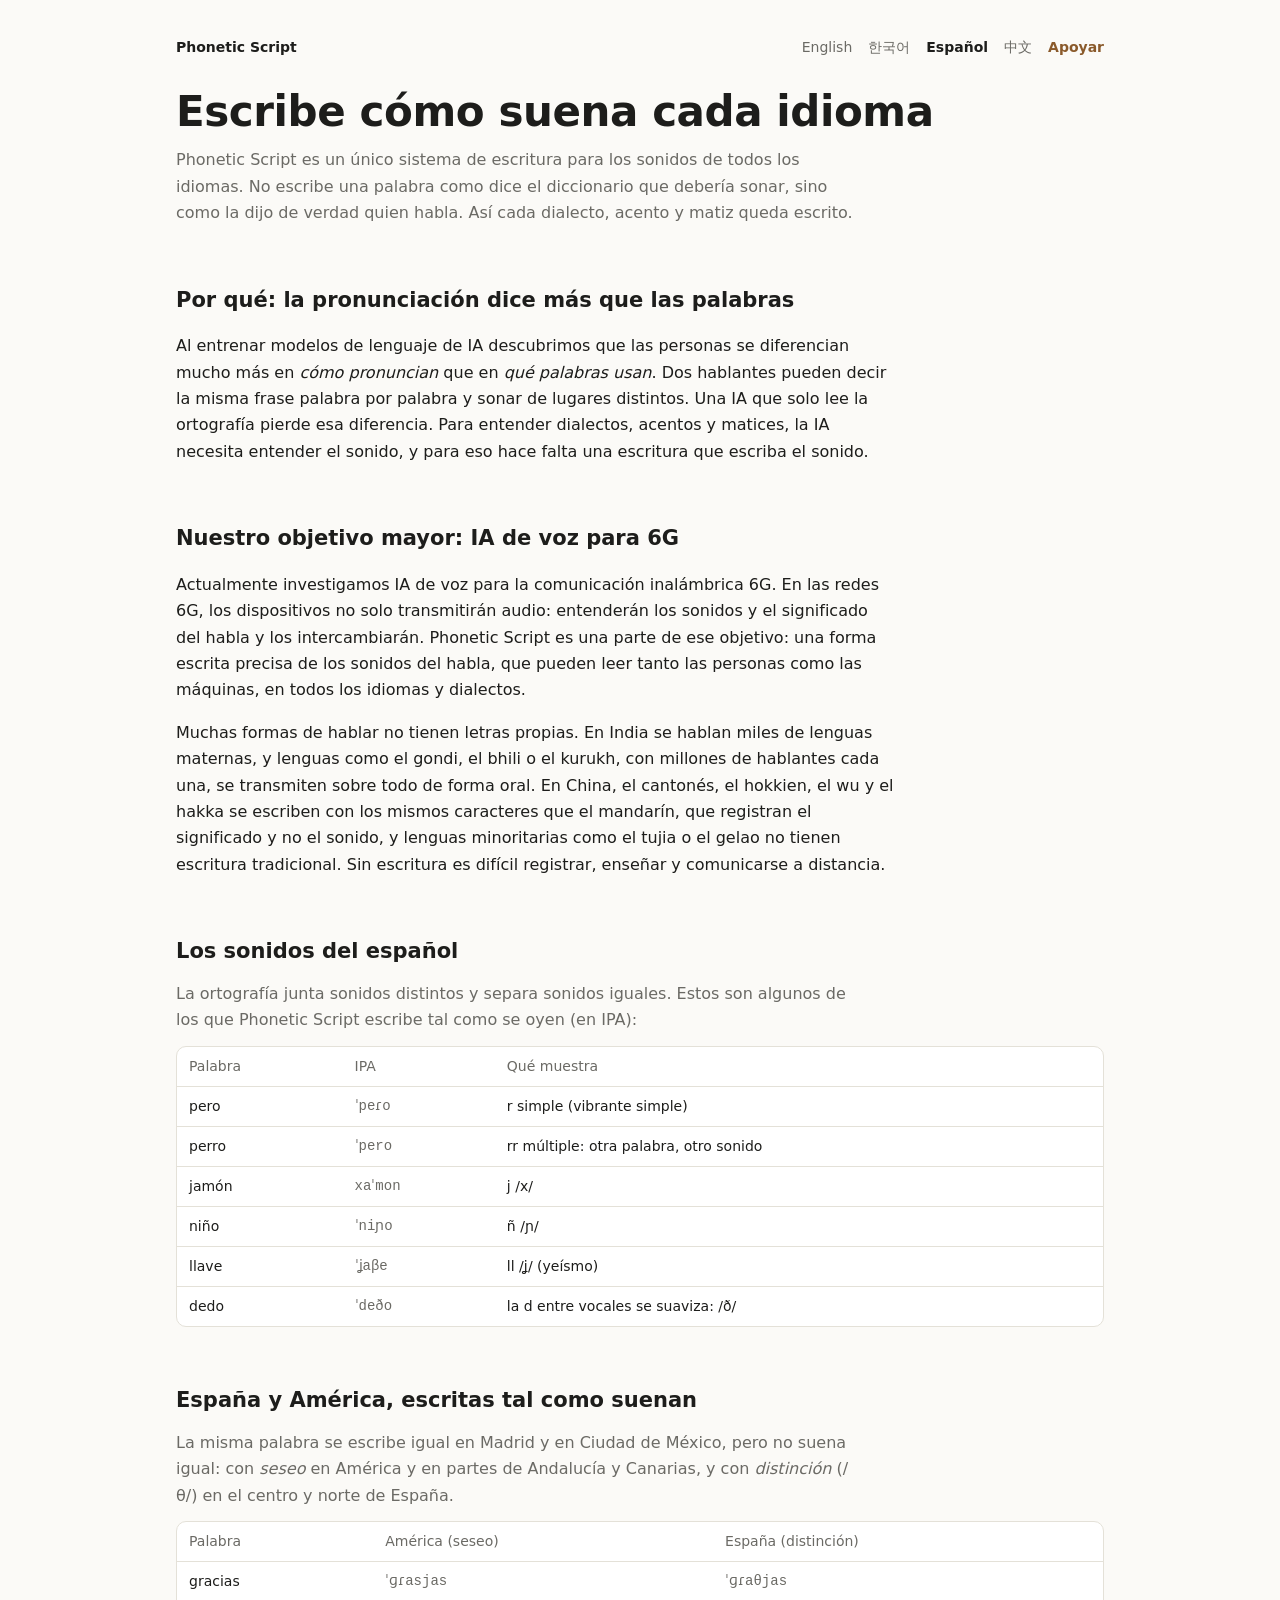
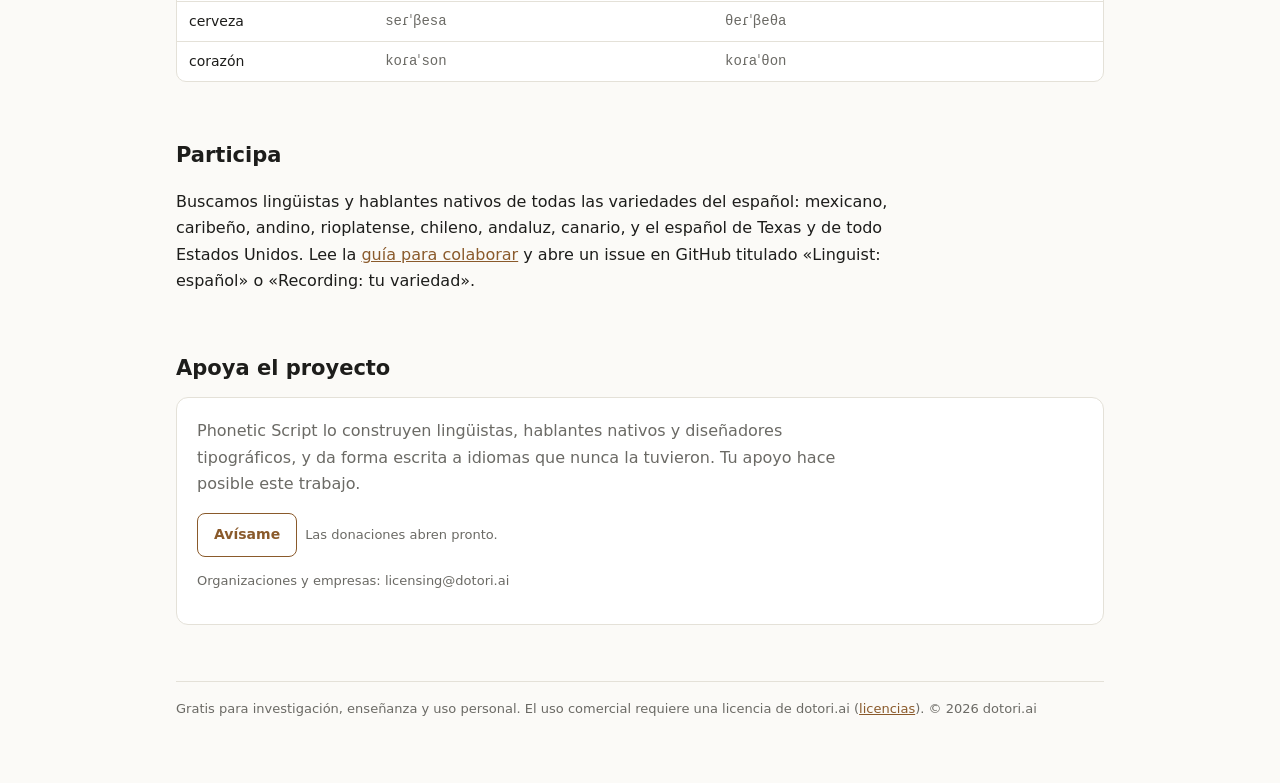
<file: es/index.html>
<!doctype html>
<html lang="es">
<head>
<meta charset="utf-8">
<meta name="viewport" content="width=device-width, initial-scale=1">
<title>Phonetic Script · Español</title>
<meta name="description" content="Un sistema de escritura que registra cómo suena de verdad cada idioma y cada dialecto, incluidas las variedades del español.">
<link rel="preconnect" href="https://fonts.googleapis.com"><link rel="preconnect" href="https://fonts.gstatic.com" crossorigin><link href="https://fonts.googleapis.com/css2?family=Noto+Sans+KR:wght@400;700&display=swap" rel="stylesheet">
<link rel="stylesheet" href="../assets/site.css">
</head>
<body>
<main>
<nav class="top"><a class="brand" href="../">Phonetic Script</a><a href="../" hreflang="en">English</a><a href="../ko/" hreflang="ko">한국어</a><a href="../es/" hreflang="es" aria-current="page">Español</a><a href="../zh/" hreflang="zh">中文</a><a class="nav-support" href="#support">Apoyar</a></nav>

<h1>Escribe cómo suena cada idioma</h1>
<p class="lede">Phonetic Script es un único sistema de escritura para los sonidos de todos los idiomas. No escribe una palabra como dice el diccionario que debería sonar, sino como la dijo de verdad quien habla. Así cada dialecto, acento y matiz queda escrito.</p>

<h2>Por qué: la pronunciación dice más que las palabras</h2>
<p>Al entrenar modelos de lenguaje de IA descubrimos que las personas se diferencian mucho más en <i>cómo pronuncian</i> que en <i>qué palabras usan</i>. Dos hablantes pueden decir la misma frase palabra por palabra y sonar de lugares distintos. Una IA que solo lee la ortografía pierde esa diferencia. Para entender dialectos, acentos y matices, la IA necesita entender el sonido, y para eso hace falta una escritura que escriba el sonido.</p>
<h2>Nuestro objetivo mayor: IA de voz para 6G</h2>
<p>Actualmente investigamos IA de voz para la comunicación inalámbrica 6G. En las redes 6G, los dispositivos no solo transmitirán audio: entenderán los sonidos y el significado del habla y los intercambiarán. Phonetic Script es una parte de ese objetivo: una forma escrita precisa de los sonidos del habla, que pueden leer tanto las personas como las máquinas, en todos los idiomas y dialectos.</p>
<p>Muchas formas de hablar no tienen letras propias. En India se hablan miles de lenguas maternas, y lenguas como el gondi, el bhili o el kurukh, con millones de hablantes cada una, se transmiten sobre todo de forma oral. En China, el cantonés, el hokkien, el wu y el hakka se escriben con los mismos caracteres que el mandarín, que registran el significado y no el sonido, y lenguas minoritarias como el tujia o el gelao no tienen escritura tradicional. Sin escritura es difícil registrar, enseñar y comunicarse a distancia.</p>

<h2>Los sonidos del español</h2>
<p class="lede">La ortografía junta sonidos distintos y separa sonidos iguales. Estos son algunos de los que Phonetic Script escribe tal como se oyen (en IPA):</p>
<div class="table-wrap"><table><thead><tr><th>Palabra</th><th>IPA</th><th>Qué muestra</th></tr></thead><tbody><tr><td>pero</td><td class="mono">ˈpeɾo</td><td>r simple (vibrante simple)</td></tr><tr><td>perro</td><td class="mono">ˈpero</td><td>rr múltiple: otra palabra, otro sonido</td></tr><tr><td>jamón</td><td class="mono">xaˈmon</td><td>j /x/</td></tr><tr><td>niño</td><td class="mono">ˈniɲo</td><td>ñ /ɲ/</td></tr><tr><td>llave</td><td class="mono">ˈʝaβe</td><td>ll /ʝ/ (yeísmo)</td></tr><tr><td>dedo</td><td class="mono">ˈdeðo</td><td>la d entre vocales se suaviza: /ð/</td></tr></tbody></table></div>

<h2>España y América, escritas tal como suenan</h2>
<p class="lede">La misma palabra se escribe igual en Madrid y en Ciudad de México, pero no suena igual: con <i>seseo</i> en América y en partes de Andalucía y Canarias, y con <i>distinción</i> (/θ/) en el centro y norte de España.</p>
<div class="table-wrap"><table><thead><tr><th>Palabra</th><th>América (seseo)</th><th>España (distinción)</th></tr></thead><tbody><tr><td>gracias</td><td class="mono">ˈɡɾasjas</td><td class="mono">ˈɡɾaθjas</td></tr><tr><td>cerveza</td><td class="mono">seɾˈβesa</td><td class="mono">θeɾˈβeθa</td></tr><tr><td>corazón</td><td class="mono">koɾaˈson</td><td class="mono">koɾaˈθon</td></tr></tbody></table></div>

<h2>Participa</h2>
<p>Buscamos lingüistas y hablantes nativos de todas las variedades del español: mexicano, caribeño, andino, rioplatense, chileno, andaluz, canario, y el español de Texas y de todo Estados Unidos. Lee la <a href="https://github.com/dotori-ai/Phonetic-Script/blob/main/CONTRIBUTING.md">guía para colaborar</a> y abre un issue en GitHub titulado «Linguist: español» o «Recording: tu variedad».</p>

<h2 id="support">Apoya el proyecto</h2>
<div class="support">
<p class="lede">Phonetic Script lo construyen lingüistas, hablantes nativos y diseñadores tipográficos, y da forma escrita a idiomas que nunca la tuvieron. Tu apoyo hace posible este trabajo.</p>
<div class="buttons" data-support-links="es"></div>
<p class="note">Organizaciones y empresas: licensing@dotori.ai</p>
</div>

<footer>Gratis para investigación, enseñanza y uso personal. El uso comercial requiere una licencia de dotori.ai (<a href="https://github.com/dotori-ai/Phonetic-Script/blob/main/LICENSES.md">licencias</a>). © 2026 dotori.ai</footer>
</main>
<script src="../assets/site.js"></script>
</body>
</html>
</file>
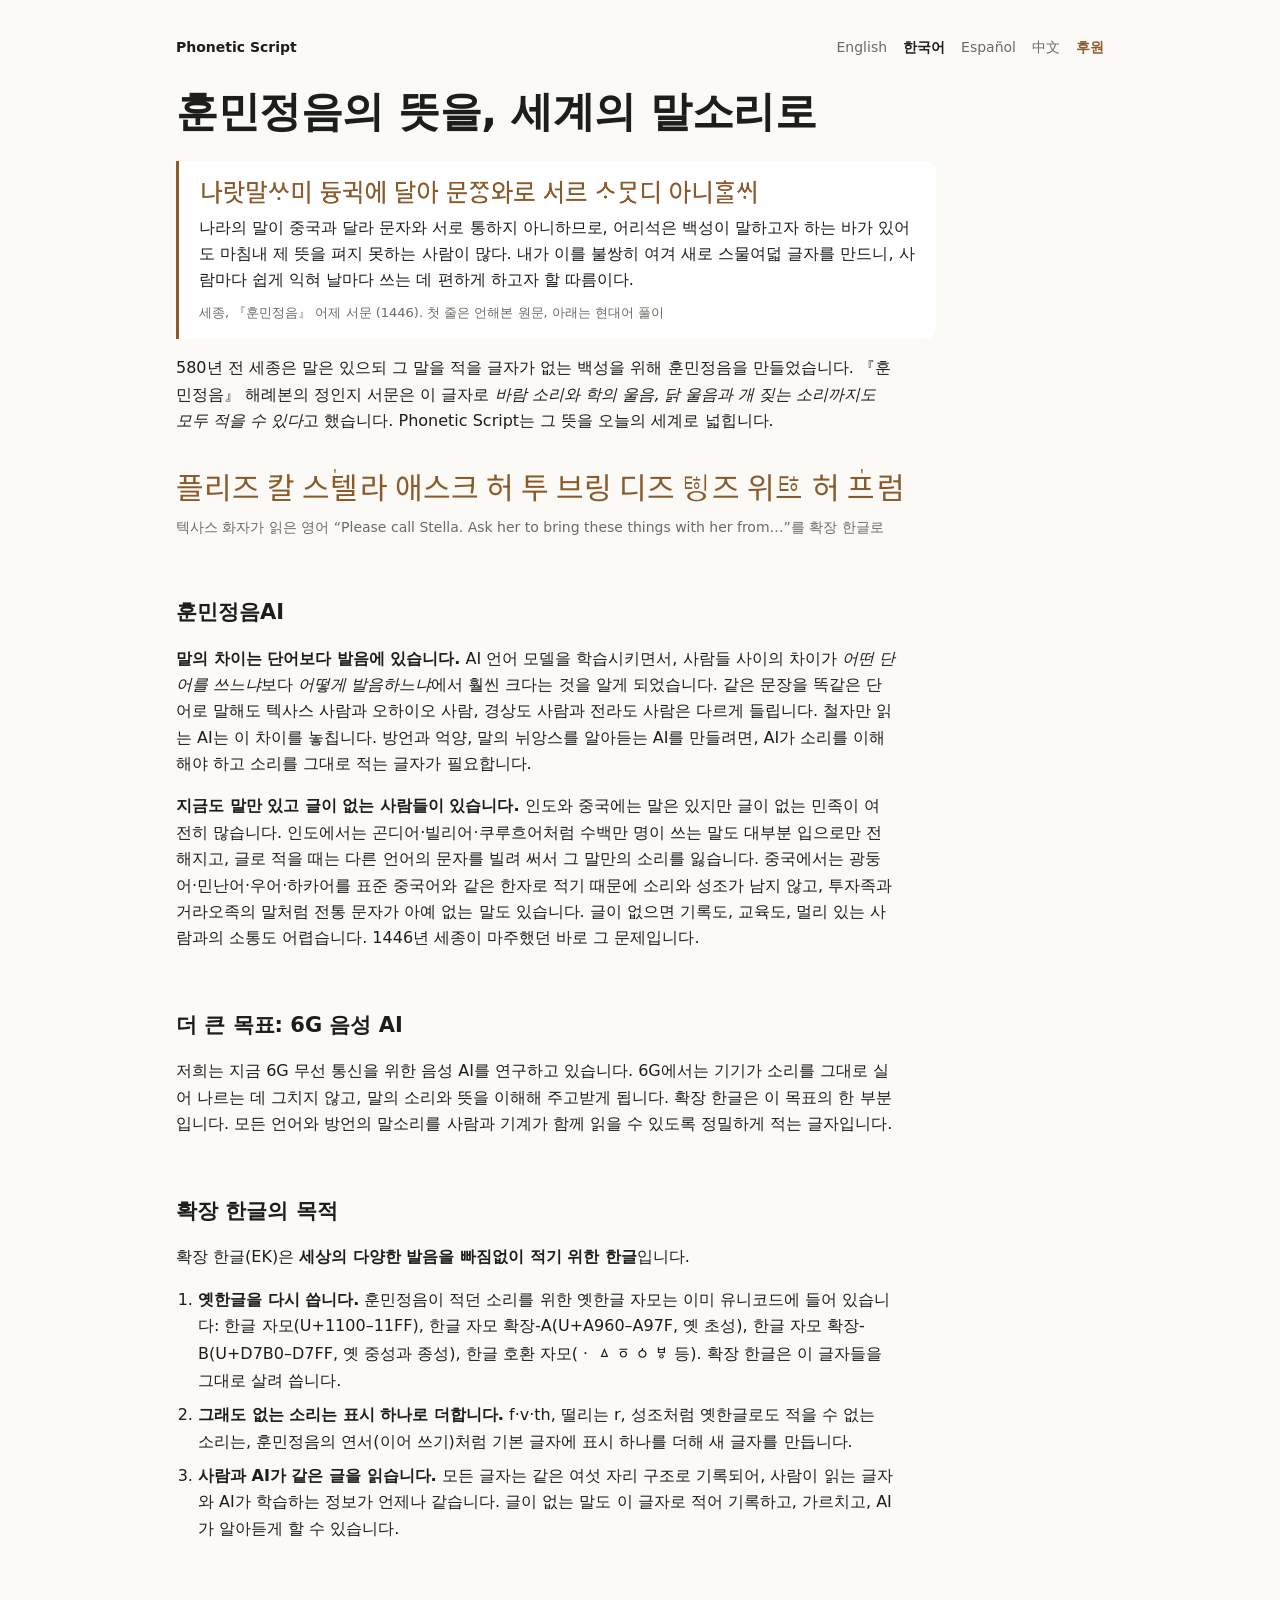
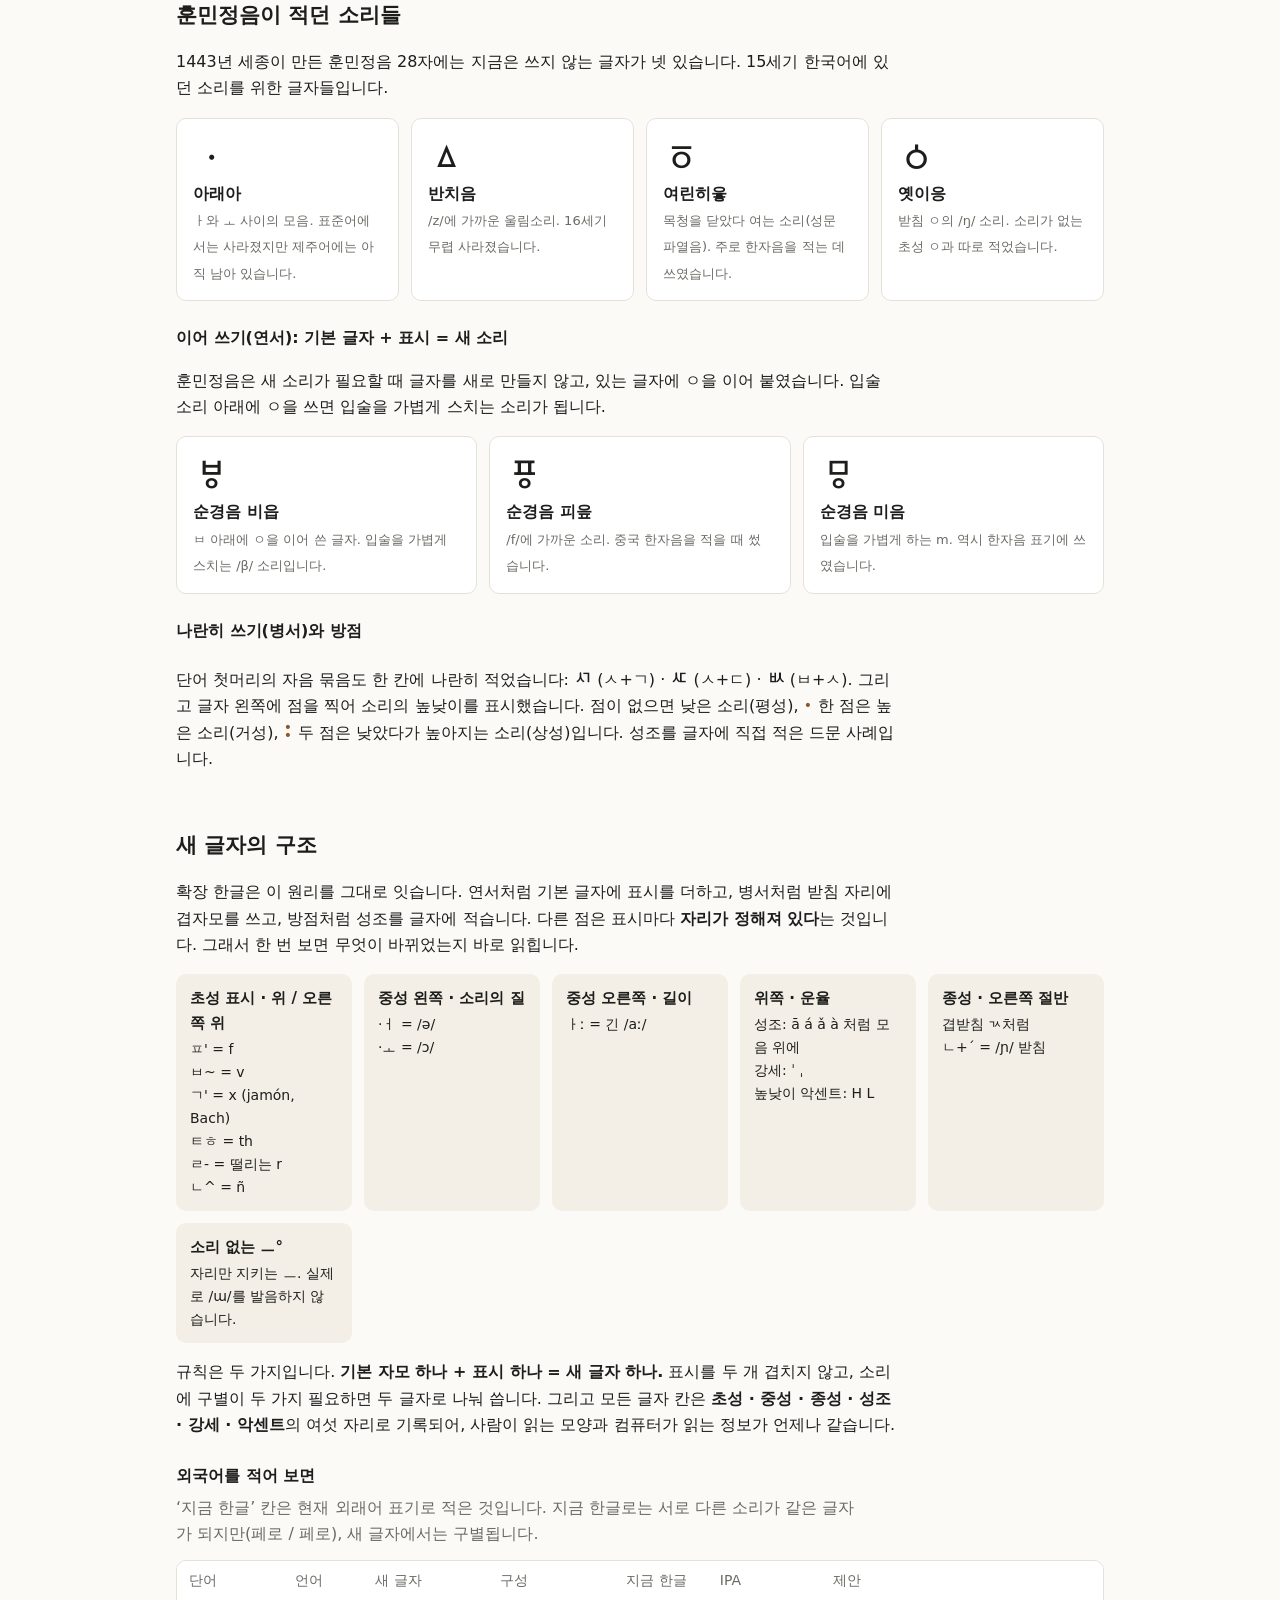
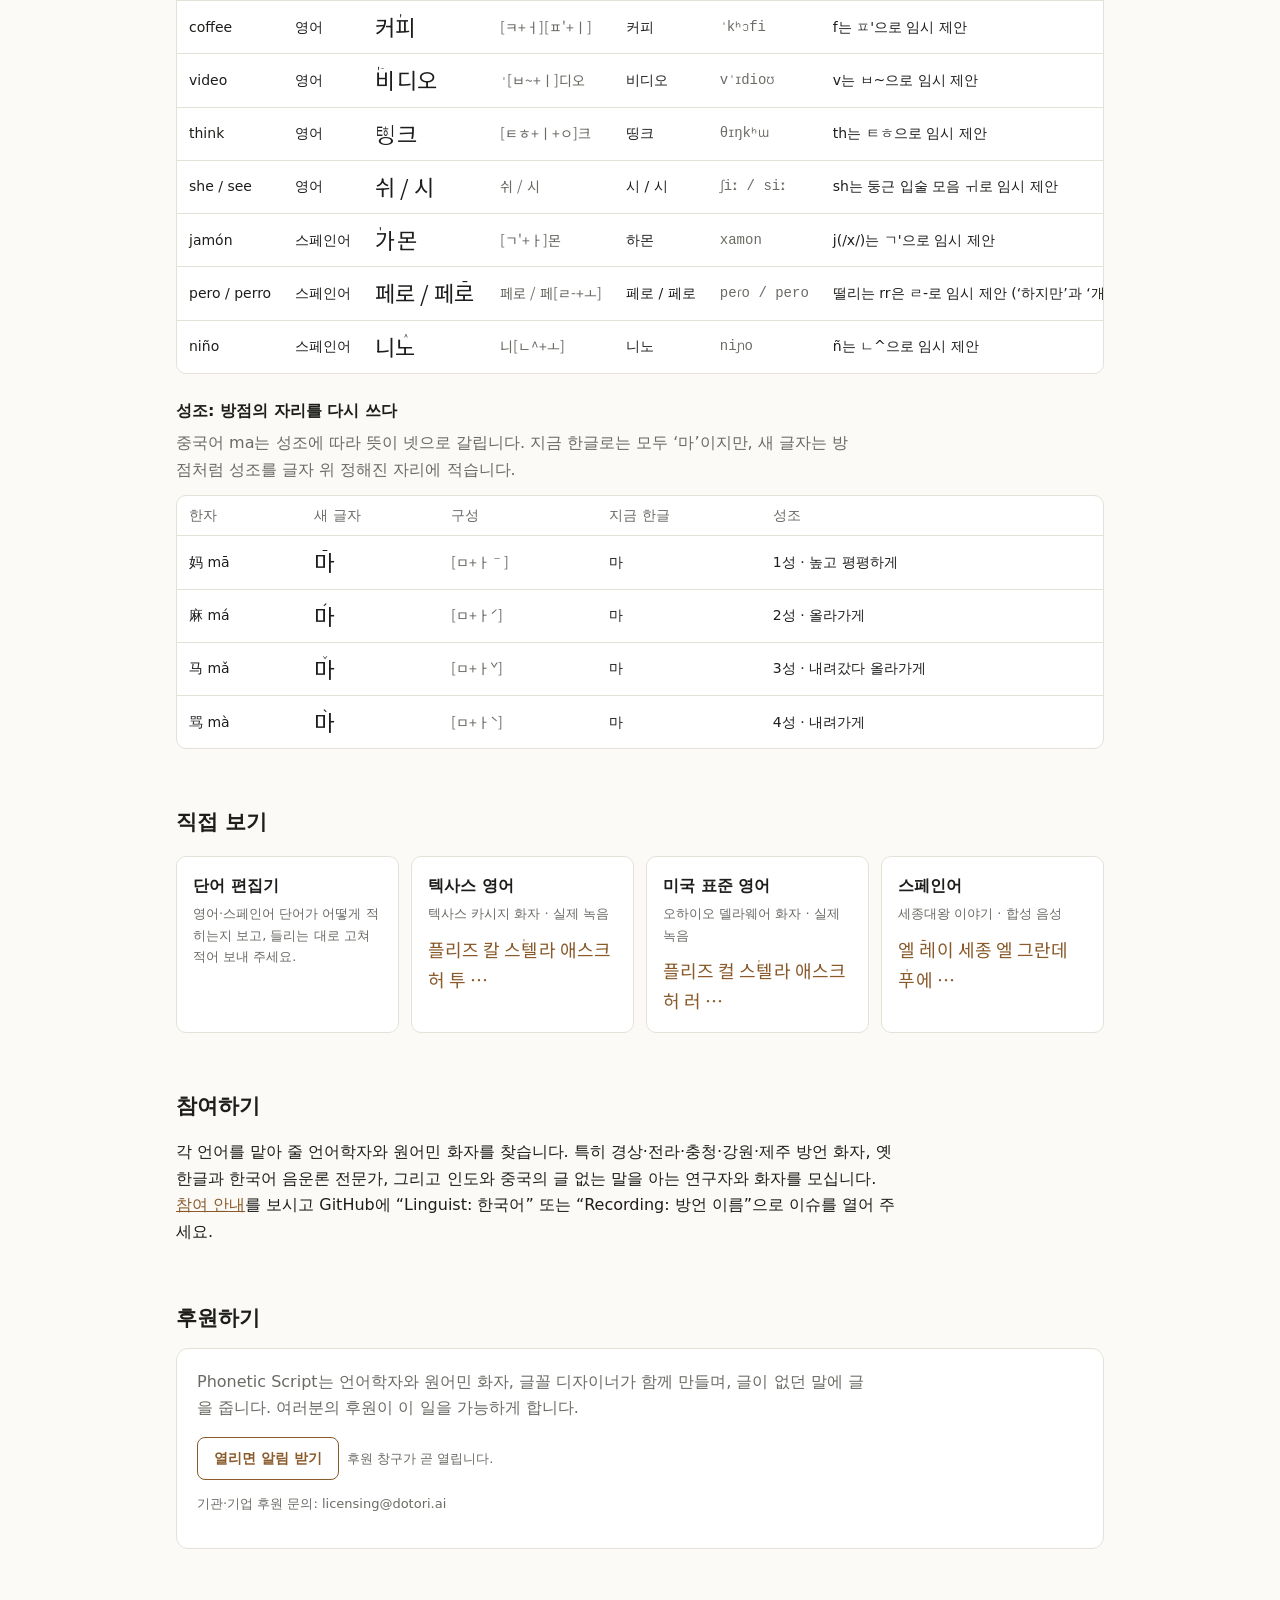
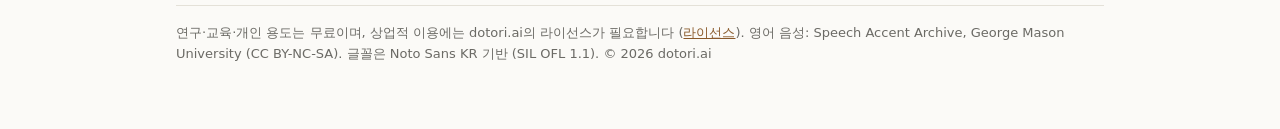
<file: ko/index.html>
<!doctype html>
<html lang="ko">
<head>
<meta charset="utf-8">
<meta name="viewport" content="width=device-width, initial-scale=1">
<title>Phonetic Script · 한국어</title>
<meta name="description" content="훈민정음의 뜻을 세계의 말소리로. 옛한글을 잇는 확장 한글(EK)의 목적과 구조.">
<link rel="preconnect" href="https://fonts.googleapis.com"><link rel="preconnect" href="https://fonts.gstatic.com" crossorigin><link href="https://fonts.googleapis.com/css2?family=Noto+Sans+KR:wght@400;700&display=swap" rel="stylesheet">
<link rel="stylesheet" href="../assets/site.css">
</head>
<body>
<main>
<nav class="top"><a class="brand" href="../">Phonetic Script</a><a href="../" hreflang="en">English</a><a href="../ko/" hreflang="ko" aria-current="page">한국어</a><a href="../es/" hreflang="es">Español</a><a href="../zh/" hreflang="zh">中文</a><a class="nav-support" href="#support">후원</a></nav>

<h1>훈민정음의 뜻을, 세계의 말소리로</h1>
<blockquote class="preface"><p class="old-img"><picture><source media="(prefers-color-scheme: dark)" srcset="../assets/img/hunminjeongeum-preface-dark.png"><img src="../assets/img/hunminjeongeum-preface-light.png" alt="훈민정음 언해본 서문 첫 줄: 나랏말싸미 듕귁에 달아 문짜와로 서르 사맛디 아니할쌔" width="560"></picture></p><p>나라의 말이 중국과 달라 문자와 서로 통하지 아니하므로, 어리석은 백성이 말하고자 하는 바가 있어도 마침내 제 뜻을 펴지 못하는 사람이 많다. 내가 이를 불쌍히 여겨 새로 스물여덟 글자를 만드니, 사람마다 쉽게 익혀 날마다 쓰는 데 편하게 하고자 할 따름이다.</p><cite>세종, 『훈민정음』 어제 서문 (1446). 첫 줄은 언해본 원문, 아래는 현대어 풀이</cite></blockquote>
<p>580년 전 세종은 말은 있으되 그 말을 적을 글자가 없는 백성을 위해 훈민정음을 만들었습니다. 『훈민정음』 해례본의 정인지 서문은 이 글자로 <i>바람 소리와 학의 울음, 닭 울음과 개 짖는 소리까지도 모두 적을 수 있다</i>고 했습니다. Phonetic Script는 그 뜻을 오늘의 세계로 넓힙니다.</p>
<div class="hero ek">플리즈 칼 스󱇈라 애스크 허 투 브링 디즈 󱆤즈 위󱆥 허 󰒆럼</div>
<p class="caption">텍사스 화자가 읽은 영어 “Please call Stella. Ask her to bring these things with her from…”를 확장 한글로</p>

<h2>훈민정음AI</h2>
<p><b>말의 차이는 단어보다 발음에 있습니다.</b> AI 언어 모델을 학습시키면서, 사람들 사이의 차이가 <i>어떤 단어를 쓰느냐</i>보다 <i>어떻게 발음하느냐</i>에서 훨씬 크다는 것을 알게 되었습니다. 같은 문장을 똑같은 단어로 말해도 텍사스 사람과 오하이오 사람, 경상도 사람과 전라도 사람은 다르게 들립니다. 철자만 읽는 AI는 이 차이를 놓칩니다. 방언과 억양, 말의 뉘앙스를 알아듣는 AI를 만들려면, AI가 소리를 이해해야 하고 소리를 그대로 적는 글자가 필요합니다.</p>
<p><b>지금도 말만 있고 글이 없는 사람들이 있습니다.</b> 인도와 중국에는 말은 있지만 글이 없는 민족이 여전히 많습니다. 인도에서는 곤디어·빌리어·쿠루흐어처럼 수백만 명이 쓰는 말도 대부분 입으로만 전해지고, 글로 적을 때는 다른 언어의 문자를 빌려 써서 그 말만의 소리를 잃습니다. 중국에서는 광둥어·민난어·우어·하카어를 표준 중국어와 같은 한자로 적기 때문에 소리와 성조가 남지 않고, 투자족과 거라오족의 말처럼 전통 문자가 아예 없는 말도 있습니다. 글이 없으면 기록도, 교육도, 멀리 있는 사람과의 소통도 어렵습니다. 1446년 세종이 마주했던 바로 그 문제입니다.</p>

<h2>더 큰 목표: 6G 음성 AI</h2>
<p>저희는 지금 6G 무선 통신을 위한 음성 AI를 연구하고 있습니다. 6G에서는 기기가 소리를 그대로 실어 나르는 데 그치지 않고, 말의 소리와 뜻을 이해해 주고받게 됩니다. 확장 한글은 이 목표의 한 부분입니다. 모든 언어와 방언의 말소리를 사람과 기계가 함께 읽을 수 있도록 정밀하게 적는 글자입니다.</p>

<h2>확장 한글의 목적</h2>
<p>확장 한글(EK)은 <b>세상의 다양한 발음을 빠짐없이 적기 위한 한글</b>입니다.</p>
<ol>
<li><b>옛한글을 다시 씁니다.</b> 훈민정음이 적던 소리를 위한 옛한글 자모는 이미 유니코드에 들어 있습니다: 한글 자모(U+1100–11FF), 한글 자모 확장-A(U+A960–A97F, 옛 초성), 한글 자모 확장-B(U+D7B0–D7FF, 옛 중성과 종성), 한글 호환 자모(<span class="old">ㆍ ㅿ ㆆ ㆁ ㅸ</span> 등). 확장 한글은 이 글자들을 그대로 살려 씁니다.</li>
<li><b>그래도 없는 소리는 표시 하나로 더합니다.</b> f·v·th, 떨리는 r, 성조처럼 옛한글로도 적을 수 없는 소리는, 훈민정음의 연서(이어 쓰기)처럼 기본 글자에 표시 하나를 더해 새 글자를 만듭니다.</li>
<li><b>사람과 AI가 같은 글을 읽습니다.</b> 모든 글자는 같은 여섯 자리 구조로 기록되어, 사람이 읽는 글자와 AI가 학습하는 정보가 언제나 같습니다. 글이 없는 말도 이 글자로 적어 기록하고, 가르치고, AI가 알아듣게 할 수 있습니다.</li>
</ol>

<h2>훈민정음이 적던 소리들</h2>
<p>1443년 세종이 만든 훈민정음 28자에는 지금은 쓰지 않는 글자가 넷 있습니다. 15세기 한국어에 있던 소리를 위한 글자들입니다.</p>
<div class="letters"><div class="letter"><div class="glyph old">ㆍ</div><b>아래아</b><span>ㅏ와 ㅗ 사이의 모음. 표준어에서는 사라졌지만 제주어에는 아직 남아 있습니다.</span></div><div class="letter"><div class="glyph old">ㅿ</div><b>반치음</b><span>/z/에 가까운 울림소리. 16세기 무렵 사라졌습니다.</span></div><div class="letter"><div class="glyph old">ㆆ</div><b>여린히읗</b><span>목청을 닫았다 여는 소리(성문 파열음). 주로 한자음을 적는 데 쓰였습니다.</span></div><div class="letter"><div class="glyph old">ㆁ</div><b>옛이응</b><span>받침 ㅇ의 /ŋ/ 소리. 소리가 없는 초성 ㅇ과 따로 적었습니다.</span></div></div>

<h3>이어 쓰기(연서): 기본 글자 + 표시 = 새 소리</h3>
<p>훈민정음은 새 소리가 필요할 때 글자를 새로 만들지 않고, 있는 글자에 ㅇ을 이어 붙였습니다. 입술소리 아래에 ㅇ을 쓰면 입술을 가볍게 스치는 소리가 됩니다.</p>
<div class="letters"><div class="letter"><div class="glyph old">ㅸ</div><b>순경음 비읍</b><span>ㅂ 아래에 ㅇ을 이어 쓴 글자. 입술을 가볍게 스치는 /β/ 소리입니다.</span></div><div class="letter"><div class="glyph old">ㆄ</div><b>순경음 피읖</b><span>/f/에 가까운 소리. 중국 한자음을 적을 때 썼습니다.</span></div><div class="letter"><div class="glyph old">ㅱ</div><b>순경음 미음</b><span>입술을 가볍게 하는 m. 역시 한자음 표기에 쓰였습니다.</span></div></div>

<h3>나란히 쓰기(병서)와 방점</h3>
<p>단어 첫머리의 자음 묶음도 한 칸에 나란히 적었습니다: <span class="old" style="font-size:20px">ㅺ</span> (ㅅ+ㄱ) · <span class="old" style="font-size:20px">ㅼ</span> (ㅅ+ㄷ) · <span class="old" style="font-size:20px">ㅄ</span> (ㅂ+ㅅ). 그리고 글자 왼쪽에 점을 찍어 소리의 높낮이를 표시했습니다. 점이 없으면 낮은 소리(평성), <span class="bangjeom one">한 점</span>은 높은 소리(거성), <span class="bangjeom two">두 점</span>은 낮았다가 높아지는 소리(상성)입니다. 성조를 글자에 직접 적은 드문 사례입니다.</p>

<h2>새 글자의 구조</h2>
<p>확장 한글은 이 원리를 그대로 잇습니다. 연서처럼 기본 글자에 표시를 더하고, 병서처럼 받침 자리에 겹자모를 쓰고, 방점처럼 성조를 글자에 적습니다. 다른 점은 표시마다 <b>자리가 정해져 있다</b>는 것입니다. 그래서 한 번 보면 무엇이 바뀌었는지 바로 읽힙니다.</p>
<div class="slots">
<div class="slot"><b>초성 표시 · 위 / 오른쪽 위</b>ㅍ' = f<br>ㅂ~ = v<br>ㄱ' = x (jamón, Bach)<br>ㅌㅎ = th<br>ㄹ- = 떨리는 r<br>ㄴ^ = ñ</div>
<div class="slot"><b>중성 왼쪽 · 소리의 질</b>·ㅓ = /ə/<br>·ㅗ = /ɔ/</div>
<div class="slot"><b>중성 오른쪽 · 길이</b>ㅏː = 긴 /aː/</div>
<div class="slot"><b>위쪽 · 운율</b>성조: ā á ǎ à 처럼 모음 위에<br>강세: ˈ ˌ<br>높낮이 악센트: H L</div>
<div class="slot"><b>종성 · 오른쪽 절반</b>겹받침 ㄳ처럼<br>ㄴ+ˊ = /ɲ/ 받침</div>
<div class="slot"><b>소리 없는 ㅡ°</b>자리만 지키는 ㅡ. 실제로 /ɯ/를 발음하지 않습니다.</div>
</div>
<p>규칙은 두 가지입니다. <b>기본 자모 하나 + 표시 하나 = 새 글자 하나.</b> 표시를 두 개 겹치지 않고, 소리에 구별이 두 가지 필요하면 두 글자로 나눠 씁니다. 그리고 모든 글자 칸은 <b>초성 · 중성 · 종성 · 성조 · 강세 · 악센트</b>의 여섯 자리로 기록되어, 사람이 읽는 모양과 컴퓨터가 읽는 정보가 언제나 같습니다.</p>

<h3>외국어를 적어 보면</h3>
<p class="lede">‘지금 한글’ 칸은 현재 외래어 표기로 적은 것입니다. 지금 한글로는 서로 다른 소리가 같은 글자가 되지만(페로 / 페로), 새 글자에서는 구별됩니다.</p>
<div class="table-wrap"><table><thead><tr><th>단어</th><th>언어</th><th>새 글자</th><th>구성</th><th>지금 한글</th><th>IPA</th><th>제안</th></tr></thead><tbody><tr><td>coffee</td><td>영어</td><td class="ek">커󱇑</td><td class="nota">[ㅋ+ㅓ][ㅍ&#x27;+ㅣ]</td><td>커피</td><td class="mono">ˈkʰɔfi</td><td>f는 ㅍ'으로 임시 제안</td></tr><tr><td>video</td><td>영어</td><td class="ek">󱇒디오</td><td class="nota">ˈ[ㅂ~+ㅣ]디오</td><td>비디오</td><td class="mono">vˈɪdioʊ</td><td>v는 ㅂ~으로 임시 제안</td></tr><tr><td>think</td><td>영어</td><td class="ek">󱆤크</td><td class="nota">[ㅌㅎ+ㅣ+ㅇ]크</td><td>띵크</td><td class="mono">θɪŋkʰɯ</td><td>th는 ㅌㅎ으로 임시 제안</td></tr><tr><td>she / see</td><td>영어</td><td class="ek">쉬 / 시</td><td class="nota">쉬 / 시</td><td>시 / 시</td><td class="mono">ʃiː / siː</td><td>sh는 둥근 입술 모음 ㅟ로 임시 제안</td></tr><tr><td>jamón</td><td>스페인어</td><td class="ek">󱇕몬</td><td class="nota">[ㄱ&#x27;+ㅏ]몬</td><td>하몬</td><td class="mono">xamon</td><td>j(/x/)는 ㄱ'으로 임시 제안</td></tr><tr><td>pero / perro</td><td>스페인어</td><td class="ek">페로 / 페󰒭</td><td class="nota">페로 / 페[ㄹ-+ㅗ]</td><td>페로 / 페로</td><td class="mono">peɾo / pero</td><td>떨리는 rr은 ㄹ-로 임시 제안 (‘하지만’과 ‘개’를 구별)</td></tr><tr><td>niño</td><td>스페인어</td><td class="ek">니󱇖</td><td class="nota">니[ㄴ^+ㅗ]</td><td>니노</td><td class="mono">niɲo</td><td>ñ는 ㄴ^으로 임시 제안</td></tr></tbody></table></div>

<h3>성조: 방점의 자리를 다시 쓰다</h3>
<p class="lede">중국어 ma는 성조에 따라 뜻이 넷으로 갈립니다. 지금 한글로는 모두 ‘마’이지만, 새 글자는 방점처럼 성조를 글자 위 정해진 자리에 적습니다.</p>
<div class="table-wrap"><table><thead><tr><th>한자</th><th>새 글자</th><th>구성</th><th>지금 한글</th><th>성조</th></tr></thead><tbody><tr><td>妈 mā</td><td class="ek">󰂾</td><td class="nota">[ㅁ+ㅏˉ]</td><td>마</td><td>1성 · 높고 평평하게</td></tr><tr><td>麻 má</td><td class="ek">󰉙</td><td class="nota">[ㅁ+ㅏˊ]</td><td>마</td><td>2성 · 올라가게</td></tr><tr><td>马 mǎ</td><td class="ek">󰀥</td><td class="nota">[ㅁ+ㅏˇ]</td><td>마</td><td>3성 · 내려갔다 올라가게</td></tr><tr><td>骂 mà</td><td class="ek">󰈤</td><td class="nota">[ㅁ+ㅏˋ]</td><td>마</td><td>4성 · 내려가게</td></tr></tbody></table></div>

<h2>직접 보기</h2>
<div class="grid"><a class="card" href="../editor/"><h3>단어 편집기</h3><p>영어·스페인어 단어가 어떻게 적히는지 보고, 들리는 대로 고쳐 적어 보내 주세요.</p></a><a class="card" href="../examples/texas/"><h3>텍사스 영어</h3><p>텍사스 카시지 화자 · 실제 녹음</p><div class="ek sample">플리즈 칼 스󱇈라 애스크 허 투 …</div></a><a class="card" href="../examples/general-american/"><h3>미국 표준 영어</h3><p>오하이오 델라웨어 화자 · 실제 녹음</p><div class="ek sample">플리즈 컬 스󱇈라 애스크 허 러 …</div></a><a class="card" href="../examples/spanish/"><h3>스페인어</h3><p>세종대왕 이야기 · 합성 음성</p><div class="ek sample">엘 󰒥이 세종 엘 그란데 󱆡에 …</div></a></div>

<h2>참여하기</h2>
<p>각 언어를 맡아 줄 언어학자와 원어민 화자를 찾습니다. 특히 경상·전라·충청·강원·제주 방언 화자, 옛한글과 한국어 음운론 전문가, 그리고 인도와 중국의 글 없는 말을 아는 연구자와 화자를 모십니다. <a href="https://github.com/dotori-ai/Phonetic-Script/blob/main/CONTRIBUTING.md">참여 안내</a>를 보시고 GitHub에 “Linguist: 한국어” 또는 “Recording: 방언 이름”으로 이슈를 열어 주세요.</p>

<h2 id="support">후원하기</h2>
<div class="support">
<p class="lede">Phonetic Script는 언어학자와 원어민 화자, 글꼴 디자이너가 함께 만들며, 글이 없던 말에 글을 줍니다. 여러분의 후원이 이 일을 가능하게 합니다.</p>
<div class="buttons" data-support-links="ko"></div>
<p class="note">기관·기업 후원 문의: licensing@dotori.ai</p>
</div>

<footer>연구·교육·개인 용도는 무료이며, 상업적 이용에는 dotori.ai의 라이선스가 필요합니다 (<a href="https://github.com/dotori-ai/Phonetic-Script/blob/main/LICENSES.md">라이선스</a>). 영어 음성: Speech Accent Archive, George Mason University (CC BY-NC-SA). 글꼴은 Noto Sans KR 기반 (SIL OFL 1.1). © 2026 dotori.ai</footer>
</main>
<script src="../assets/site.js"></script>
</body>
</html>
</file>
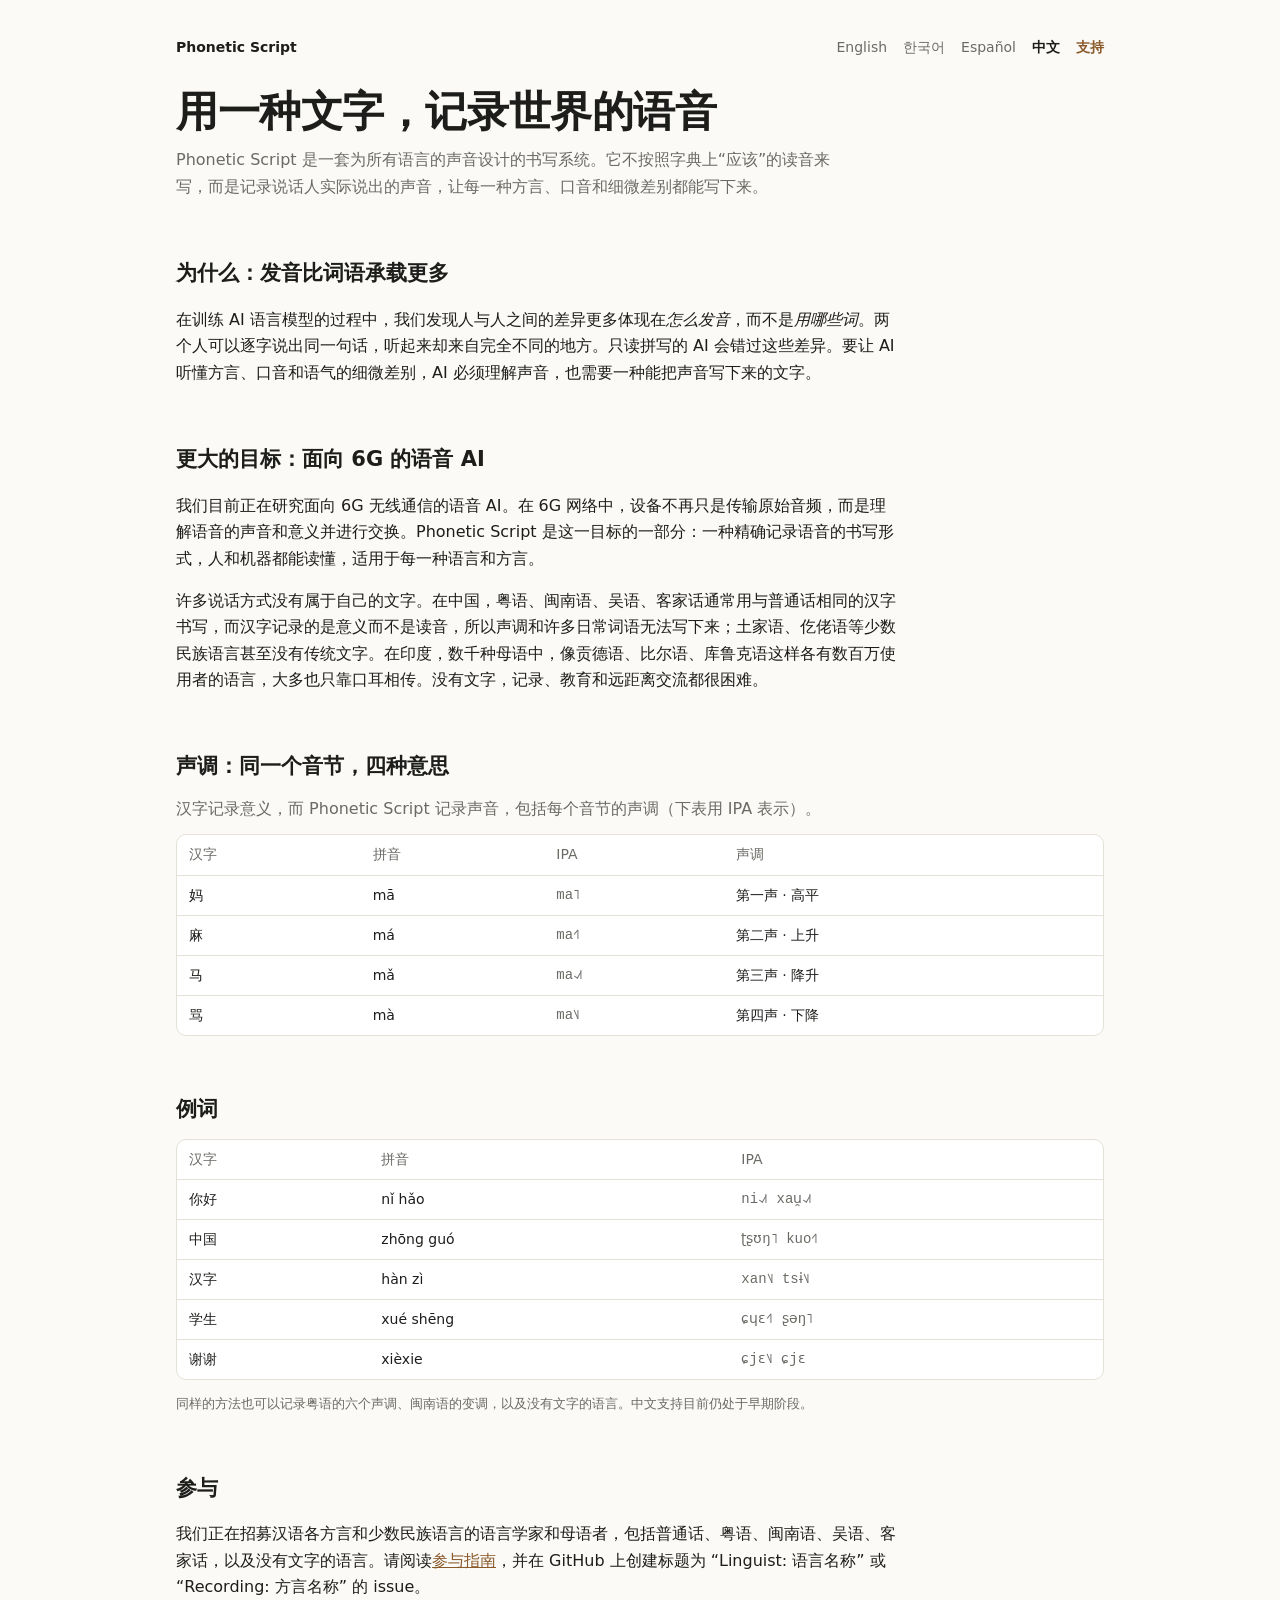
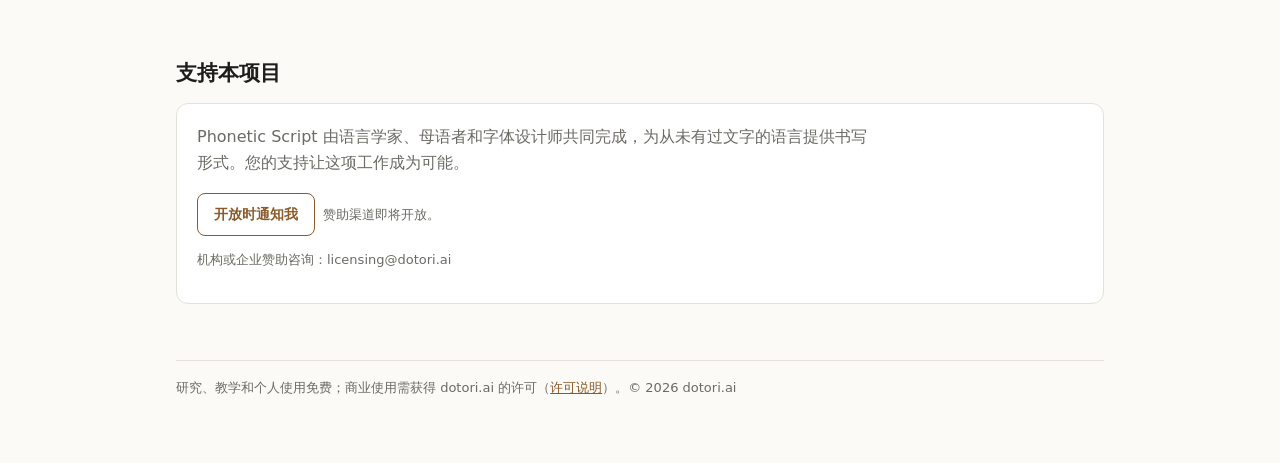
<file: zh/index.html>
<!doctype html>
<html lang="zh-Hans">
<head>
<meta charset="utf-8">
<meta name="viewport" content="width=device-width, initial-scale=1">
<title>Phonetic Script · 中文</title>
<meta name="description" content="按实际发音记录各种语言和方言的书写系统，包括声调和没有文字的语言。">
<link rel="preconnect" href="https://fonts.googleapis.com"><link rel="preconnect" href="https://fonts.gstatic.com" crossorigin><link href="https://fonts.googleapis.com/css2?family=Noto+Sans+KR:wght@400;700&display=swap" rel="stylesheet">
<link rel="stylesheet" href="../assets/site.css">
</head>
<body>
<main>
<nav class="top"><a class="brand" href="../">Phonetic Script</a><a href="../" hreflang="en">English</a><a href="../ko/" hreflang="ko">한국어</a><a href="../es/" hreflang="es">Español</a><a href="../zh/" hreflang="zh" aria-current="page">中文</a><a class="nav-support" href="#support">支持</a></nav>

<h1>用一种文字，记录世界的语音</h1>
<p class="lede">Phonetic Script 是一套为所有语言的声音设计的书写系统。它不按照字典上“应该”的读音来写，而是记录说话人实际说出的声音，让每一种方言、口音和细微差别都能写下来。</p>

<h2>为什么：发音比词语承载更多</h2>
<p>在训练 AI 语言模型的过程中，我们发现人与人之间的差异更多体现在<i>怎么发音</i>，而不是<i>用哪些词</i>。两个人可以逐字说出同一句话，听起来却来自完全不同的地方。只读拼写的 AI 会错过这些差异。要让 AI 听懂方言、口音和语气的细微差别，AI 必须理解声音，也需要一种能把声音写下来的文字。</p>
<h2>更大的目标：面向 6G 的语音 AI</h2>
<p>我们目前正在研究面向 6G 无线通信的语音 AI。在 6G 网络中，设备不再只是传输原始音频，而是理解语音的声音和意义并进行交换。Phonetic Script 是这一目标的一部分：一种精确记录语音的书写形式，人和机器都能读懂，适用于每一种语言和方言。</p>
<p>许多说话方式没有属于自己的文字。在中国，粤语、闽南语、吴语、客家话通常用与普通话相同的汉字书写，而汉字记录的是意义而不是读音，所以声调和许多日常词语无法写下来；土家语、仡佬语等少数民族语言甚至没有传统文字。在印度，数千种母语中，像贡德语、比尔语、库鲁克语这样各有数百万使用者的语言，大多也只靠口耳相传。没有文字，记录、教育和远距离交流都很困难。</p>

<h2>声调：同一个音节，四种意思</h2>
<p class="lede">汉字记录意义，而 Phonetic Script 记录声音，包括每个音节的声调（下表用 IPA 表示）。</p>
<div class="table-wrap"><table><thead><tr><th>汉字</th><th>拼音</th><th>IPA</th><th>声调</th></tr></thead><tbody><tr><td>妈</td><td>mā</td><td class="mono">ma˥</td><td>第一声 · 高平</td></tr><tr><td>麻</td><td>má</td><td class="mono">ma˧˥</td><td>第二声 · 上升</td></tr><tr><td>马</td><td>mǎ</td><td class="mono">ma˨˩˦</td><td>第三声 · 降升</td></tr><tr><td>骂</td><td>mà</td><td class="mono">ma˥˩</td><td>第四声 · 下降</td></tr></tbody></table></div>

<h2>例词</h2>
<div class="table-wrap"><table><thead><tr><th>汉字</th><th>拼音</th><th>IPA</th></tr></thead><tbody><tr><td>你好</td><td>nǐ hǎo</td><td class="mono">ni˨˩˦ xau̯˨˩˦</td></tr><tr><td>中国</td><td>zhōng guó</td><td class="mono">ʈʂʊŋ˥ kuo˧˥</td></tr><tr><td>汉字</td><td>hàn zì</td><td class="mono">xan˥˩ tsɨ˥˩</td></tr><tr><td>学生</td><td>xué shēng</td><td class="mono">ɕɥɛ˧˥ ʂəŋ˥</td></tr><tr><td>谢谢</td><td>xièxie</td><td class="mono">ɕjɛ˥˩ ɕjɛ</td></tr></tbody></table></div>
<p class="note">同样的方法也可以记录粤语的六个声调、闽南语的变调，以及没有文字的语言。中文支持目前仍处于早期阶段。</p>

<h2>参与</h2>
<p>我们正在招募汉语各方言和少数民族语言的语言学家和母语者，包括普通话、粤语、闽南语、吴语、客家话，以及没有文字的语言。请阅读<a href="https://github.com/dotori-ai/Phonetic-Script/blob/main/CONTRIBUTING.md">参与指南</a>，并在 GitHub 上创建标题为 “Linguist: 语言名称” 或 “Recording: 方言名称” 的 issue。</p>

<h2 id="support">支持本项目</h2>
<div class="support">
<p class="lede">Phonetic Script 由语言学家、母语者和字体设计师共同完成，为从未有过文字的语言提供书写形式。您的支持让这项工作成为可能。</p>
<div class="buttons" data-support-links="zh"></div>
<p class="note">机构或企业赞助咨询：licensing@dotori.ai</p>
</div>

<footer>研究、教学和个人使用免费；商业使用需获得 dotori.ai 的许可（<a href="https://github.com/dotori-ai/Phonetic-Script/blob/main/LICENSES.md">许可说明</a>）。© 2026 dotori.ai</footer>
</main>
<script src="../assets/site.js"></script>
</body>
</html>
</file>
<file: assets/site.css>
@font-face { font-family: "EK Sans Block"; src: url(../fonts/EKSansBlock-Regular.woff2) format("woff2"); }

:root { --bg:#fbfaf7; --fg:#1d1d1b; --muted:#6b6a65; --rule:#e4e1d8; --card:#ffffff; --accent:#8a5a2b; --accent-fg:#ffffff; --soft:#f3efe6; }
@media (prefers-color-scheme: dark) {
  :root:not([data-theme="light"]) { --bg:#151513; --fg:#ecebe6; --muted:#a19f97; --rule:#2e2d29; --card:#1d1c1a; --accent:#d9a46a; --accent-fg:#1b1406; --soft:#24221e; }
}
:root[data-theme="dark"] { --bg:#151513; --fg:#ecebe6; --muted:#a19f97; --rule:#2e2d29; --card:#1d1c1a; --accent:#d9a46a; --accent-fg:#1b1406; --soft:#24221e; }

* { box-sizing: border-box }
body { margin:0; background:var(--bg); color:var(--fg); font:16px/1.65 system-ui, -apple-system, "Segoe UI", "Apple SD Gothic Neo", "Malgun Gothic", "PingFang SC", "Microsoft YaHei", sans-serif; }
main { max-width:960px; margin:0 auto; padding:24px 16px 64px; }
a { color:var(--accent) }

nav.top { display:flex; flex-wrap:wrap; align-items:center; gap:4px 16px; padding:12px 0 28px; font-size:14px; }
nav.top .brand { font-weight:700; color:var(--fg); text-decoration:none; margin-right:auto }
nav.top a { text-decoration:none; color:var(--muted) }
nav.top a[aria-current="page"] { color:var(--fg); font-weight:600 }
nav.top a.nav-support { color:var(--accent); font-weight:600 }

h1 { font-size:clamp(28px,5vw,42px); line-height:1.2; margin:0 0 10px; letter-spacing:-0.01em }
h2 { font-size:21px; margin:56px 0 12px }
h3 { font-size:16px; margin:24px 0 6px }
.lede { color:var(--muted); max-width:680px; margin:0 0 12px }
p { max-width:720px }

.ek { font-family:"EK Sans Block", "Noto Sans KR", "Apple SD Gothic Neo", "Malgun Gothic", sans-serif; }
.old { font-family:"Noto Sans KR", "Apple SD Gothic Neo", "Malgun Gothic", sans-serif; }
.hero { font-size:clamp(22px,4vw,30px); margin:28px 0 4px; color:var(--accent); overflow-wrap:anywhere }
.caption { color:var(--muted); font-size:14px; margin:0 }

.grid { display:grid; grid-template-columns:repeat(auto-fit,minmax(210px,1fr)); gap:12px; margin-top:16px }
.card { display:block; background:var(--card); border:1px solid var(--rule); border-radius:10px; padding:16px; color:inherit; text-decoration:none }
a.card:hover, a.card:focus-visible { border-color:var(--accent) }
.card h3 { margin:0 0 4px; font-size:16px }
.card p { margin:0; color:var(--muted); font-size:13px }
.sample { margin-top:10px; font-size:18px; color:var(--accent); overflow-wrap:anywhere }

.table-wrap { overflow-x:auto; border:1px solid var(--rule); border-radius:10px; background:var(--card); margin-top:12px }
table { border-collapse:collapse; width:100%; font-size:14px }
th, td { text-align:left; padding:8px 12px; border-bottom:1px solid var(--rule); white-space:nowrap; vertical-align:middle }
tr:last-child td { border-bottom:0 }
th { color:var(--muted); font-weight:500 }
td.ek, td.old { font-size:22px }
td.mono, .mono { font-family:ui-monospace, Menlo, monospace; color:var(--muted) }
td.wrap { white-space:normal; min-width:200px }

.letters { display:grid; grid-template-columns:repeat(auto-fit,minmax(200px,1fr)); gap:12px; margin-top:12px }
.letter { background:var(--card); border:1px solid var(--rule); border-radius:10px; padding:14px 16px }
.letter .glyph { font-size:40px; line-height:1.1 }
.letter b { display:block; margin-top:4px }
.letter span { color:var(--muted); font-size:13px }

.slots { display:grid; grid-template-columns:repeat(auto-fit,minmax(160px,1fr)); gap:12px; margin-top:12px }
.slot { background:var(--soft); border-radius:10px; padding:12px 14px; font-size:14px }
.slot b { display:block; font-size:15px; margin-bottom:2px }

.bangjeom { position:relative; padding-left:14px }
.bangjeom::before { position:absolute; left:0; top:50%; transform:translateY(-50%); color:var(--accent); font-size:14px; line-height:0.55; white-space:pre }
.bangjeom.one::before { content:"•" }
.bangjeom.two::before { content:"•\A•" }

.support { background:var(--card); border:1px solid var(--rule); border-radius:12px; padding:20px; margin-top:12px }
.tiers { display:grid; grid-template-columns:repeat(auto-fit,minmax(200px,1fr)); gap:12px; margin:12px 0 }
.tier { border:1px solid var(--rule); border-radius:10px; padding:14px }
.tier .amount { font-weight:700; font-size:16px }
.tier p { margin:4px 0 0; color:var(--muted); font-size:13px }
ul.promises { margin:8px 0 0; padding-left:20px; color:var(--muted); font-size:14px }
.buttons { display:flex; flex-wrap:wrap; gap:8px; margin-top:16px; align-items:center }
.button { display:inline-block; background:var(--accent); color:var(--accent-fg); padding:9px 16px; border-radius:8px; text-decoration:none; font-weight:600; font-size:14px }
.button.secondary { background:transparent; color:var(--accent); border:1px solid var(--accent) }
.note { color:var(--muted); font-size:13px }

footer { margin-top:56px; padding-top:16px; border-top:1px solid var(--rule); color:var(--muted); font-size:13px }
td.nota { font-family:"Noto Sans KR", "Apple SD Gothic Neo", "Malgun Gothic", sans-serif; color:var(--muted) }
blockquote.preface { margin:24px 0 16px; padding:16px 20px; border-left:3px solid var(--accent); background:var(--card); border-radius:0 10px 10px 0; max-width:760px }
blockquote.preface p { margin:0 0 8px }
blockquote.preface p.old { font-size:22px; color:var(--accent) }
blockquote.preface cite { display:block; color:var(--muted); font-size:13px; font-style:normal }
.hero.mono { font-size:clamp(17px,2.6vw,22px) }
ol { max-width:720px; padding-left:22px } ol li { margin-bottom:8px }
blockquote.preface p.old-img img { display:block; max-width:100%; height:auto }
</file>
